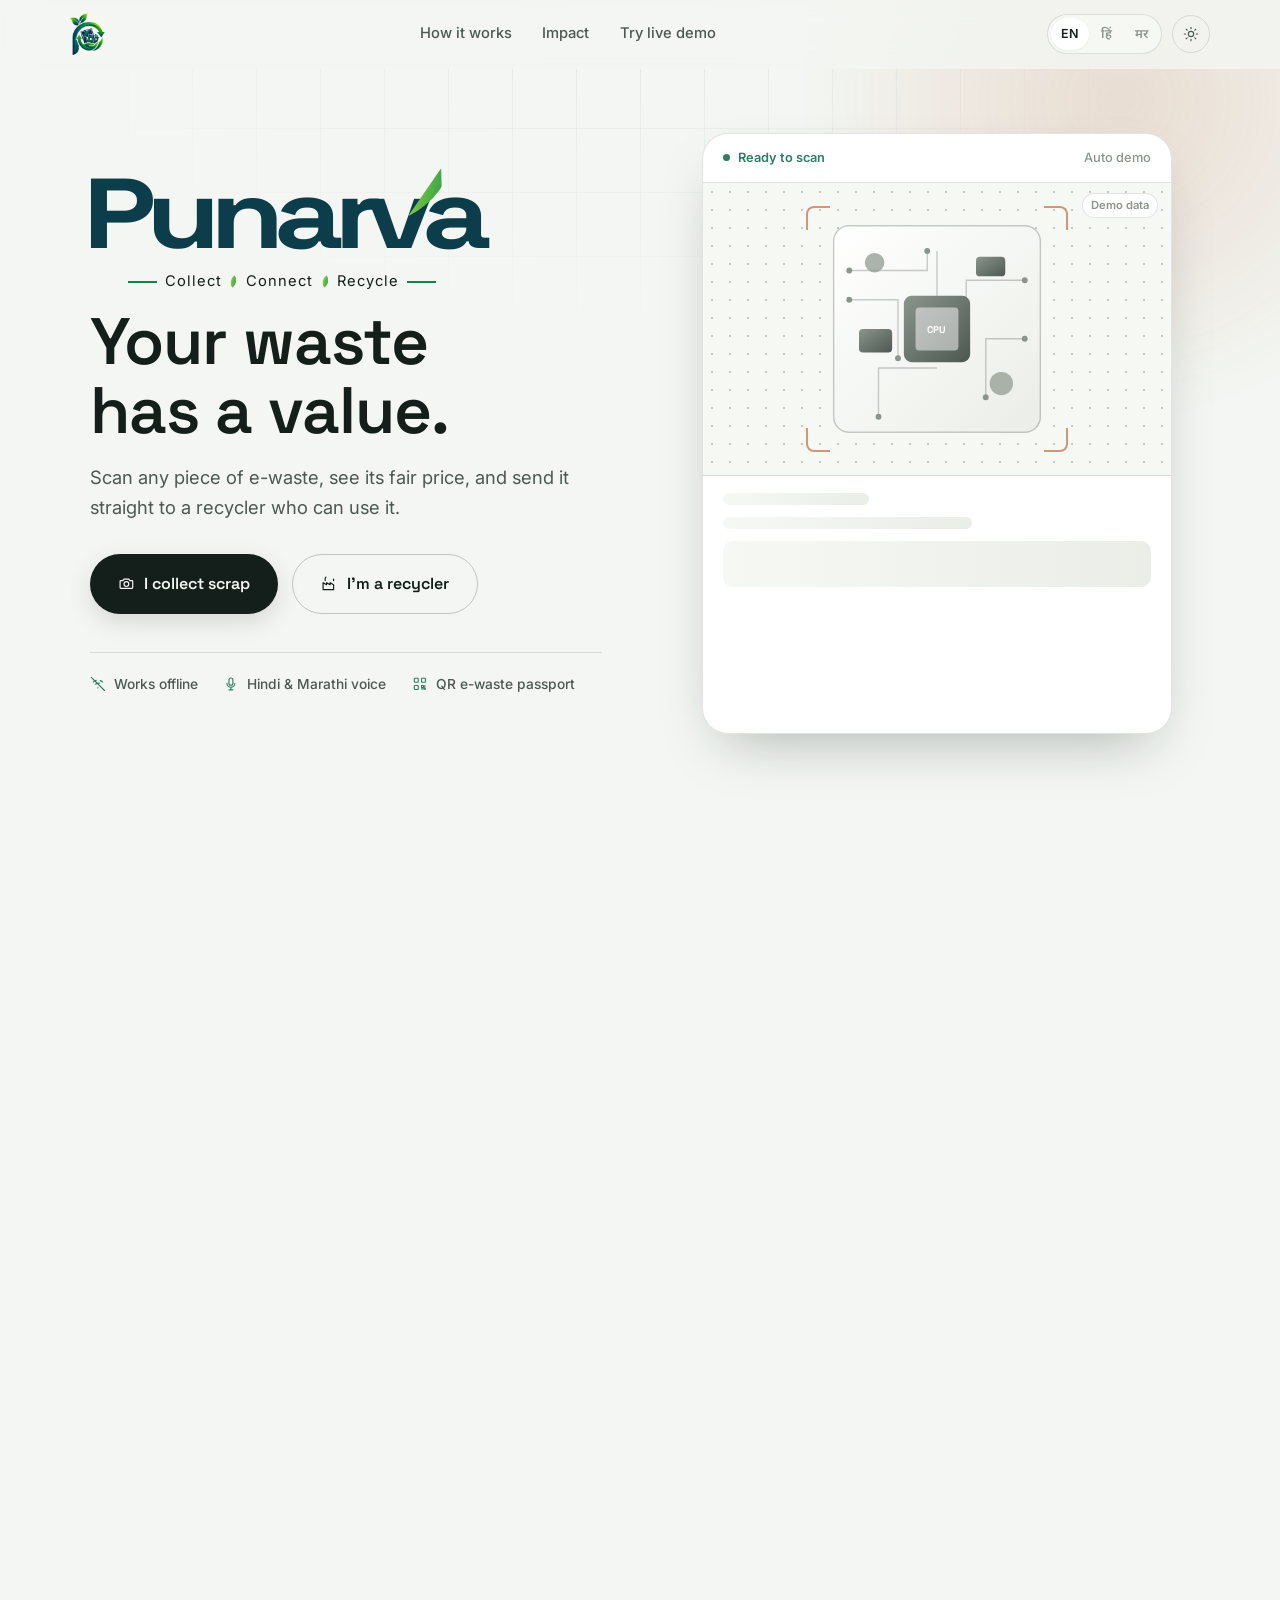
<file: index.html>
<!DOCTYPE html>
<html lang="en" data-theme="light">
<head>
<script>
  (function () {
    try {
      var t = localStorage.getItem("kc-theme");
      if (t === "dark" || t === "light") document.documentElement.setAttribute("data-theme", t);
    } catch (e) {}
    try {
      if (!window.matchMedia("(prefers-reduced-motion: reduce)").matches) {
        var r = document.documentElement;
        r.classList.add("has-loader", "is-loading");
        setTimeout(function () { r.classList.remove("has-loader", "is-loading"); }, 8000); // failsafe
      }
    } catch (e) {}
  })();
</script>
<meta charset="UTF-8" />
<meta name="viewport" content="width=device-width, initial-scale=1.0, viewport-fit=cover" />
<title>PUNARVA — Your waste has a value.</title>
<meta name="description" content="A vernacular, offline-tolerant marketplace that turns informal e-waste collection into a transparent, traceable and fairly-priced recycling journey." />
<link rel="preconnect" href="https://fonts.googleapis.com" />
<link rel="preconnect" href="https://fonts.gstatic.com" crossorigin />
<link href="https://fonts.googleapis.com/css2?family=Space+Grotesk:wght@500;600;700&family=Inter:wght@400;500;600;700&family=Noto+Sans+Devanagari:wght@500;600&display=swap" rel="stylesheet" />
<link rel="icon" href="data:image/svg+xml,%3Csvg xmlns='http://www.w3.org/2000/svg' viewBox='0 0 32 32'%3E%3Crect width='32' height='32' rx='7' fill='%23C1652E'/%3E%3Cpath d='M16 7l6 4v10l-6 4-6-4V11z' fill='none' stroke='white' stroke-width='2'/%3E%3C/svg%3E" />
<link rel="stylesheet" href="css/design-system.css" />

<!-- ============================================================= -->
<!-- STYLES                                                         -->
<!-- ============================================================= -->
<style>
  /* ---------- Tokens ---------- */
  :root{
    --bg:#F3F6F2;
    --bg-2:#EAEEE7;
    --panel:#FFFFFF;
    --panel-2:#F6F8F4;
    --ink:#141F1B;
    --ink-dim:#4C5851;
    --ink-faint:#8B958C;
    --border:rgba(20,31,27,0.12);
    --border-strong:rgba(20,31,27,0.22);
    --copper:#B85A28;
    --copper-ink:#8f4720;
    --verdigris:#2F7D62;
    --steel:#6A7B88;
    --ochre:#A97C1E;
    --shadow:0 1px 2px rgba(20,31,27,0.06), 0 12px 32px -16px rgba(20,31,27,0.18);
    --shadow-lg:0 24px 60px -24px rgba(20,31,27,0.35);
    --radius-s:10px;
    --radius-m:16px;
    --radius-l:26px;
    --font-display:'Space Grotesk', 'Inter', sans-serif;
    --font-body:'Inter', 'Noto Sans Devanagari', sans-serif;
    --ease:cubic-bezier(.22,.68,0,1);
  }
  html[data-theme="dark"]{
    --bg:#101613;
    --bg-2:#161D19;
    --panel:#1A211D;
    --panel-2:#1F2721;
    --ink:#ECF2EE;
    --ink-dim:#A9B6AE;
    --ink-faint:#69766F;
    --border:rgba(236,242,238,0.10);
    --border-strong:rgba(236,242,238,0.18);
    --copper:#E0824A;
    --copper-ink:#f2a06e;
    --verdigris:#57BE97;
    --steel:#9BAAB5;
    --ochre:#D8B04A;
    --shadow:0 1px 2px rgba(0,0,0,0.3), 0 12px 32px -16px rgba(0,0,0,0.5);
    --shadow-lg:0 24px 70px -20px rgba(0,0,0,0.6);
  }

  *{box-sizing:border-box;}
  html{scroll-behavior:smooth; scroll-padding-top:84px;}
  @media (prefers-reduced-motion: reduce){
    html{scroll-behavior:auto;}
    *{animation-duration:0.001ms !important; animation-iteration-count:1 !important; transition-duration:0.001ms !important;}
  }
  body{
    margin:0;
    background:var(--bg);
    color:var(--ink);
    font-family:var(--font-body);
    font-size:16px;
    line-height:1.6;
    -webkit-font-smoothing:antialiased;
    overflow-x:hidden;
    transition:background .35s var(--ease), color .35s var(--ease);
  }
  img,svg{display:block; max-width:100%;}
  a{color:inherit; text-decoration:none;}
  button{font:inherit; color:inherit; background:none; border:none; cursor:pointer;}
  .container{max-width:1180px; margin:0 auto; padding:0 clamp(1.25rem,4vw,2.5rem);}
  :focus-visible{outline:2px solid var(--copper); outline-offset:3px; border-radius:4px;}

  .icon{width:1em; height:1em; stroke:currentColor; fill:none; stroke-width:1.7; stroke-linecap:round; stroke-linejoin:round; flex-shrink:0;}

  .section-label{display:flex; align-items:center; gap:.5rem; margin-bottom:.9rem;}
  .section-label .micro{font-family:var(--font-display); font-size:.78rem; font-weight:600; letter-spacing:.03em; color:var(--copper); text-transform:none;}
  .section-label::before{content:""; width:7px; height:7px; border-radius:50%; background:var(--verdigris); flex-shrink:0;}

  .heading-1{font-family:var(--font-display); font-weight:600; font-size:clamp(1.9rem,3.6vw,2.9rem); line-height:1.12; letter-spacing:-0.01em; margin:0;}
  .text-muted{color:var(--ink-dim);}
  .demo-tag{display:inline-block; font-size:.7rem; font-weight:600; color:var(--ink-faint); border:1px solid var(--border); padding:.15rem .5rem; border-radius:20px; margin-left:.5rem; vertical-align:middle;}

  .section{padding:6.5rem 0;}
  @media (max-width:720px){ .section{padding:4rem 0;} }

  .glass{
    background:var(--panel);
    border:1px solid var(--border);
    box-shadow:var(--shadow);
  }

  /* ---------- Buttons ---------- */
  .btn{
    display:inline-flex; align-items:center; gap:.55rem;
    padding:.85rem 1.5rem;
    border-radius:999px;
    font-weight:600; font-size:.95rem;
    font-family:var(--font-display);
    transition:transform .25s var(--ease), box-shadow .25s var(--ease), background .25s var(--ease), border-color .25s var(--ease);
    white-space:nowrap;
  }
  .btn .icon{width:1.05em; height:1.05em;}
  .btn-primary{background:var(--ink); color:var(--bg);}
  html[data-theme="dark"] .btn-primary{background:var(--copper); color:#1a1006;}
  .btn-primary:hover{transform:translateY(-2px); box-shadow:0 14px 28px -12px rgba(20,31,27,.4);}
  .btn-secondary{background:transparent; color:var(--ink); border:1.5px solid var(--border-strong);}
  .btn-secondary:hover{border-color:var(--copper); color:var(--copper); transform:translateY(-2px);}
  .btn-ghost{color:var(--ink-dim); padding:.85rem 1rem;}
  .btn-ghost:hover{color:var(--ink);}
  .btn-lg{padding:1rem 1.75rem; font-size:1rem;}
  .btn:active{transform:translateY(0) scale(.98);}

  /* ---------- Ambient background (restrained) ---------- */
  .ambient{position:fixed; inset:0; z-index:0; pointer-events:none; overflow:hidden;}
  .ambient-grid{
    position:absolute; inset:0;
    background-image:
      linear-gradient(var(--border) 1px, transparent 1px),
      linear-gradient(90deg, var(--border) 1px, transparent 1px);
    background-size:64px 64px;
    mask-image:radial-gradient(ellipse 70% 55% at 50% 0%, #000 0%, transparent 70%);
    opacity:.5;
  }
  .ambient-glow{
    position:absolute; width:640px; height:640px; border-radius:50%;
    top:-220px; right:-160px;
    background:radial-gradient(circle, color-mix(in srgb, var(--copper) 16%, transparent) 0%, transparent 70%);
    filter:blur(10px);
  }
  .scroll-progress{position:fixed; top:0; left:0; height:3px; width:0%; background:var(--copper); z-index:1000; transition:width .1s linear;}

  /* ---------- Header ---------- */
  .site-header{
    position:sticky; top:0; z-index:100;
    background:color-mix(in srgb, var(--bg) 82%, transparent);
    backdrop-filter:blur(14px); -webkit-backdrop-filter:blur(14px);
    border-bottom:1px solid transparent;
    transition:border-color .3s, background .3s;
  }
  .site-header.scrolled{border-bottom-color:var(--border);}
  .header-inner{display:flex; align-items:center; justify-content:space-between; height:68px; gap:1.5rem;}
  .logo{display:flex; align-items:center; font-family:var(--font-display); font-weight:600; font-size:1.02rem; color:var(--ink); flex-shrink:0;}
  .nav-links{display:flex; align-items:center; gap:1.9rem;}
  .nav-links a{font-size:.92rem; font-weight:500; color:var(--ink-dim); position:relative; padding:.3rem 0;}
  .nav-links a:hover{color:var(--ink);}
  .nav-links a::after{content:""; position:absolute; left:0; right:0; bottom:-2px; height:2px; background:var(--copper); transform:scaleX(0); transform-origin:left; transition:transform .25s var(--ease);}
  .nav-links a:hover::after{transform:scaleX(1);}
  .nav-links a.nav-demo, .mobile-nav a.nav-demo{padding-right:1.1em;}
  .nav-links a.nav-demo::before{content:"\2192"; position:absolute; right:0; top:50%; transform:translate(-4px,-50%); opacity:0; transition:transform .25s var(--ease), opacity .25s var(--ease);}
  .nav-links a.nav-demo:hover{padding-right:1.4em;}
  .nav-links a.nav-demo:hover::before{opacity:1; transform:translate(0,-50%);}
  .header-actions{display:flex; align-items:center; gap:.6rem;}

  .lang-toggle{display:flex; background:var(--panel-2); border:1px solid var(--border); border-radius:999px; padding:3px; gap:2px;}
  .lang-btn{padding:.35rem .65rem; border-radius:999px; font-size:.78rem; font-weight:600; color:var(--ink-faint); transition:background .2s, color .2s;}
  .lang-btn.active{background:var(--panel); color:var(--ink); box-shadow:var(--shadow);}
  .hero-lang{display:none;}

  .theme-toggle{width:38px; height:38px; border-radius:50%; display:flex; align-items:center; justify-content:center; border:1px solid var(--border); color:var(--ink-dim); transition:border-color .2s, color .2s;}
  .theme-toggle:hover{border-color:var(--copper); color:var(--copper);}
  .theme-icon{display:none;}
  html[data-theme="light"] .theme-icon-sun{display:flex;}
  html[data-theme="dark"] .theme-icon-moon{display:flex;}

  .nav-toggle{display:none; width:38px; height:38px; align-items:center; justify-content:center; border:1px solid var(--border); border-radius:10px; color:var(--ink);}
  .mobile-nav{display:none;}

  @media (max-width:880px){
    .nav-links{display:none;}
    .nav-toggle{display:flex;}
    .header-actions .lang-toggle{display:none;}
    .hero-lang{display:flex; margin-top:1.5rem;}
    .mobile-nav{
      position:fixed; inset:72px 0 auto 0; z-index:90;
      background:var(--bg); border-bottom:1px solid var(--border);
      padding:1.25rem clamp(1.25rem,4vw,2.5rem) 1.75rem;
      display:flex; flex-direction:column; gap:1.1rem;
      transform:translateY(-8px); opacity:0; pointer-events:none;
      transition:transform .25s var(--ease), opacity .25s var(--ease);
    }
    .mobile-nav.open{transform:translateY(0); opacity:1; pointer-events:auto;}
    .mobile-nav a{font-size:1.02rem; font-weight:500; color:var(--ink);}
    .mobile-nav .lang-toggle{align-self:flex-start;}
  }

  main{position:relative; z-index:1;}

  /* ---------- Hero ---------- */
  #hero{padding:4rem 0 5.5rem;}
  .hero-x{display:grid; grid-template-columns:minmax(0,1.05fr) minmax(0,1fr); gap:4rem; align-items:center;}
  @media (max-width:960px){ .hero-x{grid-template-columns:minmax(0,1fr); gap:3rem;} #hero{padding:2.5rem 0 4rem;} }

  .badge-pill{display:inline-flex; align-items:center; gap:.5rem; background:var(--panel); border:1px solid var(--border); padding:.4rem .85rem .4rem .55rem; border-radius:999px; font-size:.78rem; font-weight:600; color:var(--ink-dim); max-width:100%;}
  .badge-pill .dot{width:7px; height:7px; border-radius:50%; background:var(--verdigris); flex-shrink:0;}

  .hero-copy h1{
    font-family:var(--font-display); font-weight:600;
    font-size:clamp(2.5rem,5.2vw,4.1rem); line-height:1.06; letter-spacing:-0.015em;
    margin:.45rem 0 1.1rem; color:var(--ink); text-wrap:balance;
  }
  .hero-branding{
    width:min(100%, 24rem); margin:0 auto .8rem 0; color:#0b3d4a;
    text-align:center;
  }
  .hero-wordmark{
    display:block; width:100%; text-align:center; white-space:nowrap;
    font-family:var(--font-display); font-size:clamp(4rem,9vw,6.2rem);
    font-weight:700; letter-spacing:-.085em; line-height:.85;
    transform:scaleX(1.22); transform-origin:center center;
  }
  .hero-wordmark-v{position:relative; display:inline-block; margin-left:-.04em;}
  .hero-wordmark-v::after{
    content:""; position:absolute; width:.5em; height:.25em; left:.23em; top:.08em;
    border-radius:100% 0 100% 0; background:linear-gradient(135deg,#b8e637,#0b8d4c);
    transform:rotate(-34deg); clip-path:polygon(0 100%,100% 0,68% 100%);
  }
  .hero-tagline{width:80%; display:flex; align-items:center; justify-content:space-between; gap:.35rem; margin:.85rem auto 0; color:var(--ink); font-family:var(--font-body); font-size:clamp(.72rem,1.5vw,.92rem); letter-spacing:.07em; white-space:nowrap;}
  .hero-tagline-line{width:1.8rem; height:2px; flex:0 0 auto; background:#16834f;}
  .hero-tagline-leaf{width:.62em; height:.62em; flex:0 0 auto; border-radius:100% 0 100% 0; background:linear-gradient(135deg,#b8e637,#0b8d4c); transform:rotate(-34deg);}
  html[data-theme="dark"] .hero-branding{color:#d8eee7;}
  @media (max-width:960px){.hero-branding{margin-left:0; margin-right:auto;}}
  @media (max-width:520px){.hero-branding{width:100%;}.hero-wordmark{transform:scaleX(1.08);}.hero-tagline{width:90%; gap:.5rem; letter-spacing:.06em;}.hero-tagline-line{width:1.8rem;}}
  .hero-x-sub{font-size:1.15rem; color:var(--ink-dim); max-width:30rem; margin:0 0 2rem;}
  .hero-x-ctas{display:flex; gap:.9rem; flex-wrap:wrap;}
  .hero-facts{list-style:none; display:flex; flex-wrap:wrap; gap:.7rem 1.6rem; margin:2.4rem 0 0; padding:1.25rem 0 0; border-top:1px solid var(--border); max-width:32rem;}
  .hero-facts li{display:flex; align-items:center; gap:.5rem; font-size:.86rem; font-weight:500; color:var(--ink-dim);}
  .hero-facts .icon{width:1.15em; height:1.15em; color:var(--verdigris);}

  /* One orchestrated entrance on load */
  @keyframes rise{from{opacity:0; transform:translateY(16px);} to{opacity:1; transform:none;}}
  .hero-copy > *{animation:rise .8s var(--ease) both;}
  .hero-copy > *:nth-child(1){animation-delay:.05s;}
  .hero-copy > *:nth-child(2){animation-delay:.14s;}
  .hero-copy > *:nth-child(3){animation-delay:.23s;}
  .hero-copy > *:nth-child(4){animation-delay:.32s;}
  .hero-copy > *:nth-child(5){animation-delay:.41s;}
  .hero-copy > *:nth-child(6){animation-delay:.5s;}
  .scan-card{animation:rise .9s var(--ease) .3s both;}

  /* Scanner card */
  .scan-card{width:100%; max-width:470px; margin:0 auto; border-radius:var(--radius-l); overflow:hidden; background:var(--panel); border:1px solid var(--border); box-shadow:var(--shadow-lg);}
  .scan-head{display:flex; align-items:center; justify-content:space-between; gap:1rem; padding:.85rem 1.25rem; border-bottom:1px solid var(--border); font-size:.8rem; font-weight:600;}
  .scan-status{display:flex; align-items:center; gap:.5rem;}
  .scan-status .dot{width:7px; height:7px; border-radius:50%; background:var(--verdigris); animation:pulseDot 1.6s ease-in-out infinite;}
  .scanner-stage.scanned .scan-status .dot{animation:none;}
  @keyframes pulseDot{0%,100%{opacity:1;} 50%{opacity:.35;}}
  #scanStatusText{color:var(--verdigris);}
  #scanHint{color:var(--ink-faint); font-weight:500; text-align:right;}

  /* scan view: 16/10 so the part-label geometry is predictable */
  .scan-view{position:relative; aspect-ratio:16/10; container-type:inline-size; display:flex; align-items:center; justify-content:center; background-color:var(--panel-2); background-image:radial-gradient(var(--border-strong) 1px, transparent 1px); background-size:18px 18px;}
  .scan-frame{position:absolute; inset:8% 22%; pointer-events:none;}
  .scan-frame span{position:absolute; width:24px; height:24px; border:2px solid var(--copper); opacity:.6; transition:opacity .4s var(--ease), border-color .4s var(--ease);}
  .scan-frame span:nth-child(1){top:0; left:0; border-right:none; border-bottom:none; border-top-left-radius:8px;}
  .scan-frame span:nth-child(2){top:0; right:0; border-left:none; border-bottom:none; border-top-right-radius:8px;}
  .scan-frame span:nth-child(3){bottom:0; left:0; border-right:none; border-top:none; border-bottom-left-radius:8px;}
  .scan-frame span:nth-child(4){bottom:0; right:0; border-left:none; border-top:none; border-bottom-right-radius:8px;}
  .scanner-stage.scanned .scan-frame span{border-color:var(--verdigris); opacity:.85;}
  .scan-demo{position:absolute; top:.65rem; right:.8rem; z-index:4; margin:0; background:var(--panel);}

  /* the line now sits above the drawing so the sweep is actually visible, with a soft trail behind it */
  .scan-line{position:absolute; z-index:3; left:22%; right:22%; height:2px; top:8%; background:linear-gradient(90deg, transparent, var(--verdigris), transparent); opacity:0; box-shadow:0 0 14px 1px var(--verdigris); pointer-events:none;}
  .scan-line::before{content:""; position:absolute; left:0; right:0; bottom:100%; height:58px; background:radial-gradient(ellipse at 50% 100%, color-mix(in srgb, var(--verdigris) 24%, transparent), transparent 70%);}
  .scanner-stage.scanning .scan-line{animation:scanMove var(--scan-dur,2s) linear both;}
  @keyframes scanMove{0%{top:8%; opacity:0;} 5%{opacity:1;} 95%{opacity:1;} 100%{top:90%; opacity:0;}}

  .pcb-object{width:50%; aspect-ratio:1/1; cursor:pointer; transition:transform .3s var(--ease); position:relative; z-index:2;}
  .pcb-object:hover{transform:scale(1.03);}
  .pcb-object:active{transform:scale(.98);}
  .pcb-svg{width:100%; height:100%; overflow:visible; transition:opacity .28s var(--ease), transform .28s var(--ease), filter .28s var(--ease);}
  .pcb-object.is-swapping .pcb-svg{opacity:0; transform:scale(.93); filter:blur(4px);}
  .board-stop-1{stop-color:var(--panel);} .board-stop-2{stop-color:var(--bg-2);}
  .pcb-board{stroke:var(--border-strong);}
  .pcb-traces{stroke:var(--border-strong); transition:stroke .5s;}
  .scanner-stage.scanned .pcb-traces{stroke:var(--verdigris);}
  .pcb-pads circle{fill:var(--ink-faint); transition:fill .5s;}
  .scanner-stage.scanned .pcb-pads circle{fill:var(--copper);}
  .chip-stop-1{stop-color:var(--ink-faint);} .chip-stop-2{stop-color:var(--ink-dim);}
  .scanner-stage.scanned .pcb-chip{filter:drop-shadow(0 0 6px color-mix(in srgb, var(--copper) 50%, transparent));}
  .pcb-chip-inner{fill:var(--panel); opacity:.5;}
  .pcb-cap{fill:var(--ink-faint); opacity:.7;}
  .pcb-cpu{fill:var(--panel);}
  /* shared drawing parts for phone / battery / charger */
  .pcb-svg .d-panel{fill:var(--panel); stroke:var(--border-strong); stroke-width:1.2; opacity:.92;}
  .pcb-svg .d-lens{fill:var(--bg-2); stroke:var(--ink-faint); stroke-width:1.4;}
  .pcb-svg .d-lens-in{fill:var(--ink-faint);}
  .pcb-svg .d-cell{fill:var(--panel); stroke:var(--ink-faint); stroke-width:1.4;}
  .pcb-svg .d-cell-cap{fill:none; stroke:var(--border-strong); stroke-width:1.4;}
  .pcb-svg .d-steel{fill:var(--steel); opacity:.85;}
  .pcb-svg .d-cu{fill:none; stroke:var(--ink-faint); transition:stroke .5s;}
  .pcb-svg .d-cu-fill{fill:var(--ink-faint); transition:fill .5s;}
  .scanner-stage.scanned .pcb-svg .d-cu{stroke:var(--copper);}
  .scanner-stage.scanned .pcb-svg .d-cu-fill{fill:var(--copper);}
  .pcb-svg .d-frame{fill:none; stroke:var(--border-strong); stroke-width:2;}
  .pcb-svg .d-cable{fill:none; stroke:var(--ink-dim); stroke-width:10; stroke-linecap:round;}
  /* a part glows in its own material colour while its label is visible */
  .pcb-svg .is-hl{filter:drop-shadow(0 0 4px color-mix(in srgb, var(--hl) 75%, transparent)); transition:filter .4s var(--ease);}

  .pcb-svg .pcb-pads circle{transform-box:fill-box; transform-origin:center; transition:fill .5s, transform .3s var(--ease);}
  .pcb-svg .pcb-pads .is-hl{transform:scale(2.2);}
  .pcb-svg .pcb-traces path{transition:stroke .4s var(--ease), stroke-width .4s var(--ease);}
  .pcb-svg .pcb-traces .is-hl{stroke:var(--hl); stroke-width:2.4;}

  /* part labels: [tag] ---- o  (the dot sits on the part; the line stretches to the tag) */
  .part-layer{position:absolute; inset:0; z-index:3; pointer-events:none;}
  .part{position:absolute; top:calc(var(--y, 50) * 1%); display:flex; align-items:center; transform:translateY(-50%); --c:var(--ochre);}
  .part[data-kind="copper"]{--c:var(--copper);}
  .part[data-kind="metal"]{--c:var(--steel);}
  .part[data-kind="components"]{--c:var(--ochre);}
  .part.l{left:0; width:calc(var(--x, 50) * 1%); padding-left:8px;}
  .part.r{right:0; width:calc((100 - var(--x, 50)) * 1%); padding-right:8px; flex-direction:row-reverse;}
  .part-tag{flex:none; display:inline-flex; align-items:center; gap:.35rem; max-width:112px; font-size:.68rem; font-size:clamp(.62rem, 2.5cqi, .7rem); font-weight:600; line-height:1.2; color:var(--ink); background:color-mix(in srgb, var(--c) 10%, var(--panel)); border:1px solid color-mix(in srgb, var(--c) 45%, var(--border)); border-radius:9px; padding:.24rem .5rem; box-shadow:var(--shadow); opacity:0; transform:translateY(4px); transition:opacity .35s var(--ease), transform .35s var(--ease);}
  .part-tag i{flex:none; width:6px; height:6px; border-radius:50%; background:var(--c);}
  .part-line{flex:1 1 auto; min-width:10px; height:1px; background:var(--c); opacity:.8; transform:scaleX(0); transition:transform .3s var(--ease);}
  .part.l .part-line{transform-origin:right center;}
  .part.r .part-line{transform-origin:left center;}
  .part-dot{flex:none; width:7px; height:7px; border-radius:50%; background:var(--c); box-shadow:0 0 0 3px color-mix(in srgb, var(--c) 24%, transparent); transform:scale(0); transition:transform .3s var(--ease);}
  .part.l .part-dot{margin-right:-3.5px;}
  .part.r .part-dot{margin-left:-3.5px;}
  .part.show .part-tag{opacity:1; transform:none; transition:opacity .55s var(--ease) .12s, transform .55s var(--ease) .12s;}
  .part.show .part-line{transform:scaleX(1); transition:transform .5s var(--ease) .05s;}
  .part.show .part-dot{transform:scale(1);}

  /* item chips */
  .scan-chips{display:flex; flex-wrap:wrap; gap:.4rem; min-height:3.1rem; padding:.6rem 1.25rem; border-top:1px solid var(--border); background:var(--panel);}
  .scan-chip{position:relative; overflow:hidden; flex:1 1 auto; display:inline-flex; align-items:center; justify-content:center; min-height:34px; padding:.35rem .8rem; border-radius:999px; font-size:.78rem; font-weight:600; line-height:1.2; color:var(--ink-dim); background:var(--panel-2); border:1px solid var(--border); transition:color .25s var(--ease), border-color .25s var(--ease), background .25s var(--ease), transform .2s var(--ease);}
  .scan-chip:hover{color:var(--ink); border-color:var(--border-strong);}
  .scan-chip:active{transform:scale(.97);}
  .scan-chip[aria-pressed="true"]{color:var(--copper-ink); border-color:color-mix(in srgb, var(--copper) 50%, var(--border)); background:color-mix(in srgb, var(--copper) 9%, var(--panel));}
  /* the thin line under the active chip is the countdown to the next automatic item */
  .chip-fill{position:absolute; left:0; right:0; bottom:0; height:2px; background:var(--copper); transform:scaleX(0); transform-origin:left center; pointer-events:none;}
  .scan-chip.is-timing .chip-fill{animation:chipFill var(--hold,3.6s) linear forwards;}
  @keyframes chipFill{to{transform:scaleX(1);}}
  .scanner-stage.is-paused .chip-fill{animation-play-state:paused;}

  /* result panel: every item's result sits in the same grid cell, so the panel is always as tall as the tallest one */
  .scan-result{position:relative; padding:1.05rem 1.25rem 1.15rem; border-top:1px solid var(--border);}
  .sr-skel{position:absolute; inset:1.05rem 1.25rem; display:flex; flex-direction:column; gap:.75rem; transition:opacity .3s;}
  .sr-skel i{display:block; height:12px; border-radius:6px; background:linear-gradient(90deg, var(--panel-2) 0%, var(--bg-2) 50%, var(--panel-2) 100%); background-size:200% 100%; animation:shimmer 1.6s linear infinite;}
  @keyframes shimmer{from{background-position:200% 0;} to{background-position:-200% 0;}}
  .scanner-stage.scanned .sr-skel{opacity:0;}
  .sr-stack{display:grid;}
  .sr-body{grid-area:1/1; min-width:0; opacity:0; visibility:hidden; transform:translateY(8px); transition:opacity .25s var(--ease), transform .25s var(--ease), visibility 0s linear .25s;}
  .scanner-stage.scanned .sr-body.is-active{opacity:1; visibility:visible; transform:none; transition:opacity .5s var(--ease) .15s, transform .5s var(--ease) .15s, visibility 0s;}
  .sr-top{display:flex; align-items:flex-start; justify-content:space-between; gap:1rem;}
  .sr-name{min-width:0;}
  .sr-top .micro{font-size:.72rem; font-weight:600; color:var(--verdigris);}
  .r-material{font-family:var(--font-display); font-weight:600; font-size:1.2rem; line-height:1.2;}
  .r-pricecol{flex:none; width:9.75rem; text-align:right;}
  .r-price{font-family:var(--font-display); font-weight:700; font-size:1.4rem; color:var(--copper); white-space:nowrap; line-height:1.2; font-variant-numeric:tabular-nums;}
  .r-price small{font-size:.82rem; color:var(--ink-dim); font-weight:500;}
  .r-fair{position:relative; height:4px; margin:.6rem 0 .4rem; border-radius:2px; background:var(--border);}
  .rf-band{position:absolute; top:0; bottom:0; left:calc(var(--b0, 30) * 1%); width:calc((var(--b1, 70) - var(--b0, 30)) * 1%); border-radius:2px; background:color-mix(in srgb, var(--copper) 42%, transparent); opacity:0; transition:opacity .5s var(--ease) .1s;}
  .scanner-stage.scanned .sr-body.is-active .rf-band{opacity:1;}
  .rf-mark{position:absolute; top:50%; left:calc(var(--mk, 0) * 1%); width:10px; height:10px; margin:-5px 0 0 -5px; border-radius:50%; background:var(--panel); border:2px solid var(--copper); box-shadow:0 0 0 3px color-mix(in srgb, var(--copper) 16%, transparent);}
  .r-fair-label{font-size:.68rem; font-weight:500; line-height:1.3; color:var(--ink-dim);}
  .r-tags{display:flex; flex-wrap:wrap; gap:.4rem; margin:.7rem 0 .85rem;}
  .tag{display:inline-flex; align-items:center; gap:.3rem; font-size:.72rem; font-weight:600; color:var(--ink-dim); background:var(--panel-2); border:1px solid var(--border); padding:.25rem .55rem; border-radius:999px;}
  .tag .icon{width:.85em; height:.85em; color:var(--verdigris); stroke-width:2.4;}
  .tag.warn .icon{color:var(--ochre);}
  .r-metrics{display:grid; grid-template-columns:minmax(0,1.25fr) minmax(0,1fr) minmax(0,.85fr); gap:0; margin:0; border:1px solid var(--border); border-radius:var(--radius-s); background:var(--panel-2);}
  .r-metrics > div{padding:.65rem .8rem;}
  .r-metrics > div + div{border-left:1px solid var(--border);}
  .r-metrics dt{font-size:.7rem; font-weight:600; color:var(--ink-faint); margin:0 0 .15rem;}
  .r-metrics dd{margin:0; font-family:var(--font-display); font-weight:600; font-size:1.05rem; line-height:1.3; color:var(--ink); font-variant-numeric:tabular-nums; overflow-wrap:break-word;}
  .r-metrics dd.accent{color:var(--copper);}
  .r-bar{height:3px; border-radius:2px; background:var(--border); margin-top:.35rem; overflow:hidden;}
  .r-bar i{display:block; height:100%; width:0; background:var(--copper); border-radius:2px;}
  .r-recyclers{display:flex; align-items:center; gap:.45rem; font-size:.84rem; color:var(--ink-dim); margin-top:.8rem;}
  .r-recyclers .icon{color:var(--verdigris); width:1.1em; height:1.1em;}
  .r-recyclers strong{color:var(--ink); font-family:var(--font-display); font-variant-numeric:tabular-nums;}
  @media (max-width:520px){
    .part-layer{display:none;}
    .scan-demo{top:.4rem; right:.45rem; font-size:.62rem; padding:.08rem .4rem;}
    .scan-chips{padding:.65rem 1rem; gap:.35rem;}
    .scan-chip{padding:.3rem .55rem; font-size:.74rem;}
    .r-metrics{grid-template-columns:repeat(3,minmax(0,1fr));}
    .r-metrics dd{font-size:.95rem;}
    .r-metrics > div{padding:.6rem .6rem;}
    .r-price{font-size:1.2rem;}
    .r-pricecol{width:8.75rem;}
  }
  @media (prefers-reduced-motion: reduce){
    .part-layer{display:none;}
    .scan-line{display:none;}
    .sr-body, .scanner-stage.scanned .sr-body.is-active{transition:none;}
  }
  .hero-lang{width:fit-content;}

  /* ---------- How it works ---------- */
  .journey-grid{display:grid; grid-template-columns:.9fr 1.1fr; gap:3.5rem;}
  @media (max-width:880px){ .journey-grid{grid-template-columns:1fr;} }
  .journey-visual{position:sticky; top:100px; align-self:start;}
  @media (max-width:880px){ .journey-visual{position:relative; top:0; margin-bottom:1rem;} }
  .journey-stage{aspect-ratio:1/1; max-width:340px; margin:0 auto; border-radius:var(--radius-l); position:relative; overflow:hidden; display:flex; align-items:center; justify-content:center;}
  .journey-scene{position:absolute; inset:0; display:flex; align-items:center; justify-content:center; opacity:0; transform:translateY(14px) scale(.86) rotate(-5deg); transition:opacity .55s var(--ease), transform .55s var(--ease); will-change:opacity, transform;}
  .journey-scene.active{opacity:1; transform:translateY(0) scale(1) rotate(0deg);}
  .journey-scene .icon{width:34%; height:34%; color:var(--copper); stroke-width:1.4;}
  .journey-scene.active .icon{animation:journeyPop .6s var(--ease);}
  @keyframes journeyPop{0%{transform:scale(.82);}55%{transform:scale(1.08);}100%{transform:scale(1);}}
  @media (prefers-reduced-motion: reduce){
    .journey-scene{transition:opacity .001ms; transform:none;}
    .journey-scene.active .icon{animation:none;}
  }
  .journey-dots{position:absolute; bottom:1.1rem; left:0; right:0; display:flex; justify-content:center; gap:.4rem;}
  .journey-dots span{width:6px; height:6px; border-radius:50%; background:var(--border-strong); transition:background .3s, transform .3s;}
  .journey-dots span.active{background:var(--copper); transform:scale(1.3);}

  .j-step{display:flex; gap:1.1rem; padding:1.35rem 0; border-top:1px solid var(--border); cursor:pointer; opacity:.55; transition:opacity .3s;}
  .j-step:last-child{border-bottom:1px solid var(--border);}
  .j-step.active,.j-step:hover{opacity:1;}
  .j-num{font-family:var(--font-display); font-weight:600; font-size:.82rem; color:var(--ink-faint); min-width:2.6rem; padding-top:.15rem;}
  .j-step.active .j-num{color:var(--copper);}
  .j-step h3{margin:0 0 .3rem; font-family:var(--font-display); font-size:1.12rem; font-weight:600;}
  .j-step p{margin:0; color:var(--ink-dim); font-size:.94rem; max-width:26rem;}

  /* ---------- Network ---------- */
  .net-subtitle{display:flex; flex-wrap:wrap; align-items:center; gap:0;}
  .network-grid{display:grid; grid-template-columns:minmax(0,1.08fr) minmax(0,.92fr); gap:1.5rem; margin-top:2.5rem; align-items:stretch;}
  @media (max-width:900px){ .network-grid{grid-template-columns:minmax(0,1fr);} }
  .net-side{min-width:0;}

  .map-card{border-radius:var(--radius-l); padding:1.25rem; display:flex; align-items:center; justify-content:center; position:relative; overflow:hidden;
    background-image:radial-gradient(var(--border) 1px, transparent 1px); background-size:22px 22px; background-color:var(--panel);}
  .map-svg{width:100%; max-width:560px; height:auto; max-height:660px; overflow:visible;}
  .map-outline{fill:var(--bg-2); stroke:var(--ink-dim); stroke-width:1.5; stroke-linejoin:round;}
  .map-states{fill:none; stroke:var(--ink-faint); stroke-width:.75; stroke-dasharray:1.6 2.4; stroke-linecap:round; opacity:.8;}
  .map-islands{fill:var(--bg-2); stroke:var(--ink-dim); stroke-width:.9; stroke-linejoin:round;}
  .map-laks circle{fill:var(--ink-dim);}

  .map-link{fill:none; stroke:var(--copper); stroke-opacity:.28; stroke-width:1.1; stroke-dasharray:2 3.5; transition:stroke-opacity .3s;}
  .map-link.active{stroke-opacity:.9; stroke-dasharray:none; stroke-width:1.5;}
  .map-packet{fill:var(--verdigris);}

  .map-node{cursor:pointer; outline:none;}
  .map-node .halo{fill:var(--copper); opacity:.14; transition:opacity .3s;}
  .map-node .core{fill:var(--copper); stroke:var(--panel); stroke-width:1.8;}
  .map-node .pulse{fill:none; stroke:var(--copper); stroke-width:1.5; opacity:0; transform-box:fill-box; transform-origin:center;}
  .map-node.active .pulse{animation:mapPulse 2.2s ease-out infinite;}
  .map-node.active .halo{opacity:.28;}
  .map-node text{font-family:var(--font-display); font-size:12.5px; font-weight:600; fill:var(--ink-dim); paint-order:stroke; stroke:var(--bg-2); stroke-width:3.2px; stroke-linejoin:round; transition:fill .25s;}
  .map-node.active text{fill:var(--ink);}
  .map-node:focus-visible .core{stroke:var(--ink); stroke-width:2;}
  @keyframes mapPulse{0%{opacity:.6; transform:scale(.5);} 100%{opacity:0; transform:scale(3);}}

  .net-side{display:flex; flex-direction:column; gap:1.5rem;}
  .net-stats{display:grid; grid-template-columns:repeat(3,1fr); border-radius:var(--radius-l);}
  .net-stat{padding:1.4rem 1.25rem;}
  .net-stat + .net-stat{border-left:1px solid var(--border);}
  .net-stat .num{font-family:var(--font-display); font-weight:700; font-size:clamp(1.7rem,3vw,2.3rem); line-height:1.1; color:var(--ink); font-variant-numeric:tabular-nums; letter-spacing:-.01em;}
  .net-stat .lbl{font-size:.78rem; font-weight:600; color:var(--ink-dim); margin-top:.35rem; line-height:1.3;}
  @media (max-width:520px){ .net-stat{padding:1.1rem .8rem;} .net-stat .lbl{font-size:.72rem;} }

  .hub-card{border-radius:var(--radius-l); padding:.75rem 1rem 1rem; flex:1; overflow-x:auto;}
  .hub-table{width:100%; border-collapse:collapse; font-size:.92rem; min-width:360px;}
  .hub-table th,.hub-table td{padding:.72rem .7rem; text-align:right; border-bottom:1px solid var(--border);}
  .hub-table thead th{font-size:.72rem; font-weight:600; color:var(--ink-faint); line-height:1.25; vertical-align:bottom;}
  .hub-table th:first-child,.hub-table td:first-child{text-align:left;}
  .hub-table tbody tr:last-child th,.hub-table tbody tr:last-child td{border-bottom:none;}
  .hub-table tbody th{font-family:var(--font-display); font-weight:600; color:var(--ink); white-space:nowrap;}
  .hub-table td{font-variant-numeric:tabular-nums; color:var(--ink-dim);}
  .hub-table tbody tr{cursor:pointer; transition:background .25s; outline:none;}
  .hub-table tbody tr.active{background:color-mix(in srgb, var(--copper) 9%, transparent);}
  .hub-table tbody tr.active td{color:var(--ink);}
  .hub-table tbody tr:focus-visible{box-shadow:inset 0 0 0 2px var(--copper);}
  .hub-dot{display:inline-block; width:7px; height:7px; border-radius:50%; background:var(--border-strong); margin-right:.65rem; transition:background .25s;}
  .hub-table tr.active .hub-dot{background:var(--copper);}

  /* ---------- Material recovery ---------- */
  .recovery{display:grid; grid-template-columns:minmax(0,1.05fr) minmax(0,1fr); gap:3.5rem; align-items:center; margin-top:3rem;}
  @media (max-width:900px){ .recovery{grid-template-columns:minmax(0,1fr); gap:2rem;} }
  .recovery-visual{position:relative; border-radius:var(--radius-l); padding:1.25rem 1.5rem 1rem; overflow:hidden;
    background-color:var(--panel); background-image:radial-gradient(var(--border) 1px, transparent 1px); background-size:22px 22px;}
  .tphase{display:flex; align-items:center; gap:.5rem; font-size:.82rem; font-weight:600; color:var(--ink-dim);}
  .tphase .dot{width:7px; height:7px; border-radius:50%; background:var(--copper);}
  .stack-svg{display:block; width:100%; max-width:440px; height:auto; margin:0 auto; overflow:visible; --g:84;}
  .lay{transform:translateY(calc(var(--g) * var(--k) * 1px)); transition:opacity .3s;}
  .lay-side{fill:color-mix(in srgb, var(--c) 42%, var(--panel-2));}
  .lay-face{fill:color-mix(in srgb, var(--c) 13%, var(--panel)); stroke:color-mix(in srgb, var(--c) 55%, var(--panel)); stroke-width:1.2; stroke-linejoin:round;}
  .lay .fx{fill:var(--c);}
  .lay .fx-soft{fill:var(--c); opacity:.55;}
  .lay .fx-in{fill:var(--panel); opacity:.6;}
  .lay .fx-line{fill:none; stroke:var(--c); stroke-width:3; stroke-linecap:round; stroke-linejoin:round;}
  .lay .fx-weave{stroke:var(--c); stroke-width:1.1; opacity:.28;}
  .lay .fx-via{fill:var(--panel); stroke:var(--c); stroke-width:1.4;}
  .stack-svg.has-hl .lay{opacity:.25;}
  .stack-svg.has-hl .lay.is-hl{opacity:1;}
  .stack-guides{fill:none; stroke:var(--border-strong); stroke-width:1; stroke-dasharray:3 4;}

  .mat-list{list-style:none; margin:0; padding:0;}
  .mat-row{display:grid; grid-template-columns:auto 1fr; gap:1rem; padding:1.15rem 1rem; border-top:1px solid var(--border); transition:background .25s; outline:none;}
  .mat-row:last-child{border-bottom:1px solid var(--border);}
  .mat-row .sw{width:14px; height:14px; border-radius:4px; background:var(--c); margin-top:.38rem;}
  .mat-row h3{margin:0 0 .2rem; font-family:var(--font-display); font-size:1.12rem; font-weight:600;}
  .mat-row p{margin:0; color:var(--ink-dim); font-size:.94rem; max-width:26rem;}
  .mat-row.active{background:color-mix(in srgb, var(--c) 8%, transparent);}
  .mat-row:focus-visible{box-shadow:inset 0 0 0 2px var(--copper);}
  .recovery-end{font-family:var(--font-display); font-weight:600; font-size:clamp(1.3rem,2.6vw,1.75rem); line-height:1.2; margin:1.75rem 0 0; padding-left:1rem;}
  @media (max-width:520px){
    .hub-card{padding:.4rem .6rem .75rem;}
    .hub-table{min-width:0; font-size:.86rem;}
    .hub-table th,.hub-table td{padding:.65rem .35rem;}
    .hub-table thead th{font-size:.66rem;}
    .hub-dot{margin-right:.4rem;}
  }

  /* ---------- Duo grid (collector / recycler) ---------- */
  .duo-grid{display:grid; grid-template-columns:1fr 1fr; gap:3.5rem; align-items:center;}
  @media (max-width:880px){ .duo-grid{grid-template-columns:1fr; gap:2.5rem;} .duo-grid > div:first-child{order:2;} .duo-grid > div:last-child{order:1;} }
  #recycler .duo-grid > div:first-child{order:1;} #recycler .duo-grid > div:last-child{order:2;}
  @media (max-width:880px){ #recycler .duo-grid > div:first-child{order:1;} #recycler .duo-grid > div:last-child{order:2;} }

  .feature-pills{display:flex; flex-wrap:wrap; gap:.55rem; margin-top:1.4rem;}
  .feature-pill{display:inline-flex; align-items:center; gap:.4rem; font-size:.82rem; font-weight:600; padding:.4rem .8rem; border-radius:999px; border:1px solid var(--border); color:var(--ink-dim);}
  .feature-pill.on{border-color:color-mix(in srgb, var(--verdigris) 45%, var(--border)); color:var(--verdigris);}
  .feature-pill .icon{width:.95em; height:.95em; stroke-width:2.2;}

  /* ---------- Collector × Recycler showcase composition ---------- */
  #collector,#recycler{position:relative;}
  .showcase-glow{
    pointer-events:none; position:absolute; inset:-8% -6%; z-index:0; opacity:.9;
    background-image:
      radial-gradient(closest-side, color-mix(in srgb, var(--copper) 15%, transparent), transparent 72%),
      radial-gradient(var(--border) 1px, transparent 1px);
    background-position:18% 28%, center;
    background-size:100% 100%, 26px 26px;
    background-repeat:no-repeat, repeat;
    -webkit-mask-image:radial-gradient(ellipse 80% 70% at 50% 40%, #000 55%, transparent 100%);
    mask-image:radial-gradient(ellipse 80% 70% at 50% 40%, #000 55%, transparent 100%);
  }
  #recycler .showcase-glow{
    background-image:
      radial-gradient(closest-side, color-mix(in srgb, var(--verdigris) 13%, transparent), transparent 72%),
      radial-gradient(var(--border) 1px, transparent 1px);
    background-position:82% 22%, center;
  }
  #collector .container,#recycler .container{position:relative; z-index:1;}

  /* Collector device stage + floating cards */
  .device-stage{position:relative; display:flex; align-items:center; justify-content:center; min-height:400px; padding:2.75rem 1.5rem 1.5rem;}
  .device-stage .phone{position:relative; z-index:2; transition:transform .6s var(--ease);}
  @media (hover:hover){ .device-stage:hover .phone{transform:perspective(900px) rotateY(-7deg) rotateX(3deg) translateY(-4px);} }
  @media (prefers-reduced-motion: reduce){ .device-stage:hover .phone{transform:none;} }

  .float-card{
    position:absolute; z-index:3; display:inline-flex; align-items:center; gap:.5rem;
    padding:.6rem .85rem; border-radius:var(--radius-m);
    background:color-mix(in srgb, var(--panel) 70%, transparent);
    border:1px solid var(--border); box-shadow:var(--shadow);
    backdrop-filter:blur(10px) saturate(140%); -webkit-backdrop-filter:blur(10px) saturate(140%);
    font-family:var(--font-body); font-size:.8rem; font-weight:600; color:var(--ink);
    white-space:nowrap; animation:floatCard 6.5s ease-in-out infinite;
  }
  .float-card .icon{width:1.05em; height:1.05em; color:var(--verdigris); flex-shrink:0;}
  .float-card.copper .icon{color:var(--copper);}
  .float-card-1{top:-4%; left:-10%; animation-delay:0s;}
  .float-card-2{bottom:9%; right:-3%; animation-delay:1.4s;}
  .float-card-3{top:48%; right:-6%; animation-delay:2.8s;}
  @keyframes floatCard{0%,100%{transform:translateY(0);}50%{transform:translateY(-9px);}}
  @media (prefers-reduced-motion: reduce){ .float-card{animation:none;} }
  @media (max-width:880px){
    .float-card{display:none;}
    .device-stage{min-height:auto; padding:.5rem;}
  }

  /* Collector -> Recycler connector flow */
  .kc-flow{position:relative; padding:2.25rem 0 2.75rem;}
  .kc-flow .container{max-width:860px;}
  .kc-flow-kicker{text-align:center; font-family:var(--font-display); font-size:.7rem; font-weight:700; letter-spacing:.08em; text-transform:uppercase; color:var(--ink-faint); margin-bottom:1.75rem;}
  .kc-flow-track{position:relative; display:flex; justify-content:space-between; align-items:flex-start; gap:.5rem;}
  .kc-flow-track::before{content:""; position:absolute; left:14px; right:14px; top:14px; border-top:1.5px dashed var(--border-strong);}
  .kc-flow-packet{position:absolute; top:11px; left:14px; width:6px; height:6px; border-radius:50%; background:var(--verdigris); box-shadow:0 0 0 4px color-mix(in srgb, var(--verdigris) 22%, transparent); z-index:1; animation:kcFlowMove 4.5s linear infinite;}
  @keyframes kcFlowMove{0%{left:14px; opacity:0;}8%{opacity:1;}92%{opacity:1;}100%{left:calc(100% - 14px); opacity:0;}}
  .kc-flow-node{position:relative; z-index:2; flex:1; display:flex; flex-direction:column; align-items:center; gap:.55rem; text-align:center;}
  .kc-flow-dot{width:28px; height:28px; border-radius:50%; background:var(--panel); border:1.5px solid var(--border-strong); display:flex; align-items:center; justify-content:center; color:var(--copper); box-shadow:var(--shadow);}
  .kc-flow-dot .icon{width:52%; height:52%;}
  .kc-flow-node:first-child .kc-flow-dot,.kc-flow-node:last-child .kc-flow-dot{color:var(--verdigris); border-color:color-mix(in srgb, var(--verdigris) 42%, var(--border-strong));}
  .kc-flow-node em{font-style:normal; font-size:.74rem; font-weight:600; color:var(--ink-dim);}
  @media (max-width:720px){
    .kc-flow-track{flex-direction:column; align-items:flex-start; gap:1.5rem; padding-left:14px;}
    .kc-flow-track::before{left:14px; right:auto; top:14px; bottom:14px; border-top:none; border-left:1.5px dashed var(--border-strong);}
    .kc-flow-packet{left:11px; top:14px; animation-name:kcFlowMoveV;}
    @keyframes kcFlowMoveV{0%{top:14px; opacity:0;}8%{opacity:1;}92%{opacity:1;}100%{top:calc(100% - 14px); opacity:0;}}
    .kc-flow-node{flex-direction:row; text-align:left;}
  }
  @media (prefers-reduced-motion: reduce){ .kc-flow-packet{animation:none; opacity:1;} }

  /* Recycler live dashboard */
  .rec-panel{position:relative; overflow:hidden;}
  .rec-live-row{display:flex; align-items:center; gap:.55rem; margin-bottom:1.1rem;}
  .rec-live-row .micro{font-family:var(--font-display); font-size:.7rem; font-weight:700; letter-spacing:.05em; color:var(--ink-faint);}
  .live-dot{position:relative; width:8px; height:8px; border-radius:50%; background:var(--verdigris); flex-shrink:0;}
  .live-dot::after{content:""; position:absolute; inset:-4px; border-radius:50%; border:1.5px solid var(--verdigris); opacity:.55; animation:liveDotPulse 2.2s ease-out infinite;}
  @keyframes liveDotPulse{0%{transform:scale(.6); opacity:.65;}100%{transform:scale(2.2); opacity:0;}}
  @media (prefers-reduced-motion: reduce){ .live-dot::after{animation:none; opacity:0;} }
  .live-online{margin-left:auto; font-size:.76rem; font-weight:600; color:var(--verdigris);}

  .rec-batch-id{font-family:var(--font-display); font-weight:600; font-size:.94rem; color:var(--ink-faint); margin-bottom:.85rem;}

  .rec-figures{display:grid; grid-template-columns:auto 1fr; gap:1.5rem; align-items:end; margin-bottom:1.1rem;}
  .rec-fig-weight .num{font-family:var(--font-display); font-weight:700; font-size:2.05rem; line-height:1; color:var(--ink); font-variant-numeric:tabular-nums;}
  .rec-fig-weight .lbl{font-size:.76rem; color:var(--ink-dim); margin-top:.3rem;}
  .rec-fig-value{text-align:right;}
  .rec-fig-value .lbl{font-size:.7rem; font-weight:600; color:var(--ink-faint);}
  .rec-fig-value .num{font-family:var(--font-display); font-weight:700; font-size:1.45rem; color:var(--copper); font-variant-numeric:tabular-nums;}

  .rec-material-row{display:flex; align-items:center; gap:.55rem; padding:.6rem .8rem; border-radius:var(--radius-s); background:var(--panel-2); border:1px solid var(--border); font-size:.85rem; color:var(--ink-dim); margin-bottom:1rem;}
  .rec-material-row .icon{color:var(--copper); width:1.1em; height:1.1em;}
  .rec-material-row strong{color:var(--ink); font-family:var(--font-display); font-weight:600;}

  .rec-location{display:flex; align-items:center; gap:.4rem; font-size:.82rem; color:var(--ink-dim); margin-bottom:1.3rem; flex-wrap:wrap;}
  .rec-location .icon{color:var(--verdigris); width:1em; height:1em;}
  .rec-location strong{color:var(--ink); font-weight:600;}

  .rec-progress{margin-bottom:1.3rem;}
  .rec-progress-track{position:relative; display:flex; justify-content:space-between; align-items:center; margin-bottom:.55rem;}
  .rec-progress-track::before{content:""; position:absolute; left:6px; right:6px; top:50%; height:2px; background:var(--border-strong); transform:translateY(-50%); z-index:0;}
  .rec-progress-track::after{content:""; position:absolute; left:6px; width:38%; top:50%; height:2px; background:var(--copper); transform:translateY(-50%); z-index:1;}
  .rec-progress-step{position:relative; z-index:2; width:11px; height:11px; border-radius:50%; background:var(--panel); border:2px solid var(--border-strong);}
  .rec-progress-step.done{border-color:var(--copper); background:var(--copper);}
  .rec-progress-labels{display:flex; justify-content:space-between; font-size:.66rem; font-weight:600; color:var(--ink-faint); text-transform:uppercase; letter-spacing:.03em;}
  .rec-progress-labels span.done{color:var(--copper);}

  .rec-trace{display:flex; align-items:center; gap:.5rem; font-size:.82rem; color:var(--ink-dim); margin-bottom:1.4rem; flex-wrap:wrap;}
  .rec-trace .icon{color:var(--verdigris); width:1.1em; height:1.1em;}
  .rec-trace strong{color:var(--ink); font-weight:600;}

  .rec-counter-link{display:inline-flex; align-items:center; gap:.35rem; margin-left:auto; font-size:.78rem; font-weight:600; color:var(--ink-faint); border:1px solid var(--border); border-radius:999px; padding:.5rem .9rem; transition:color .2s,border-color .2s;}
  .rec-counter-link .icon{width:1em; height:1em;}
  .rec-counter-link:hover{color:var(--copper); border-color:color-mix(in srgb, var(--copper) 45%, var(--border));}
  @media (max-width:520px){ .rec-counter-link{margin-left:0;} }

  /* Phone mockup */
  .phone{width:100%; max-width:260px; margin:0 auto; aspect-ratio:9/18.5; border-radius:34px; background:var(--panel); border:1px solid var(--border); box-shadow:var(--shadow-lg); padding:.6rem; position:relative;}
  .phone-notch{width:70px; height:16px; background:var(--ink); border-radius:0 0 12px 12px; margin:0 auto .3rem;}
  html[data-theme="dark"] .phone-notch{background:#000;}
  .phone-screen{position:relative; height:calc(100% - 22px); border-radius:24px; background:var(--panel-2); overflow:hidden; display:flex; align-items:center; justify-content:center;}
  .offline-pill{position:absolute; top:.8rem; left:50%; transform:translateX(-50%); font-size:.6rem; font-weight:700; letter-spacing:.04em; background:var(--bg); border:1px solid var(--border); padding:.25rem .6rem; border-radius:999px; color:var(--verdigris); z-index:2;}
  .phone-step{position:absolute; inset:0; display:flex; flex-direction:column; align-items:center; justify-content:center; gap:.5rem; opacity:0; transform:translateX(24px); transition:opacity .5s var(--ease), transform .5s var(--ease); padding:1.5rem;}
  .phone-step.active{opacity:1; transform:translateX(0);}
  .p-icon{width:48px; height:48px; border-radius:16px; background:var(--panel); border:1px solid var(--border); display:flex; align-items:center; justify-content:center; color:var(--copper); box-shadow:var(--shadow);}
  .p-icon .icon{width:52%; height:52%;}
  .p-title{font-size:.7rem; font-weight:700; letter-spacing:.05em; color:var(--ink-faint); margin-top:.4rem;}
  .p-big{font-family:var(--font-display); font-weight:700; font-size:1.3rem; text-align:center;}
  .p-big.accent{color:var(--copper);}
  .phone-progress{position:absolute; bottom:.9rem; left:0; right:0; display:flex; justify-content:center; gap:.3rem;}
  .phone-progress span{width:14px; height:3px; border-radius:2px; background:var(--border-strong); transition:background .3s;}
  .phone-progress span.active{background:var(--copper);}

  /* Recycler panel */
  .rec-panel{border-radius:var(--radius-l); padding:1.75rem;}
  .rec-stats{display:flex; gap:1.5rem; padding-bottom:1.4rem; margin-bottom:1.4rem; border-bottom:1px solid var(--border);}
  .rec-stat .n{font-family:var(--font-display); font-weight:700; font-size:1.7rem; font-variant-numeric:tabular-nums;}
  .rec-stat .n.a{color:var(--copper);}
  .rec-stat .l{font-size:.72rem; color:var(--ink-dim); font-weight:600;}
  .rr-id{font-size:.72rem; font-weight:700; letter-spacing:.03em; color:var(--ink-faint); margin-bottom:.4rem;}
  .rr-title{font-family:var(--font-display); font-weight:600; font-size:1.15rem; margin-bottom:.5rem;}
  .rr-meta{font-size:.86rem; color:var(--ink-dim); margin-bottom:.15rem;}
  .rr-val{font-family:var(--font-display); font-weight:700; font-size:1.7rem; color:var(--copper); margin:.5rem 0 1.2rem;}
  .rec-actions{display:flex; flex-wrap:wrap; gap:.6rem;}
  .rec-actions .btn{padding:.65rem 1.1rem; font-size:.86rem;}
  .rec-toast{margin-top:1rem; font-size:.82rem; font-weight:600; color:var(--verdigris); opacity:0; transform:translateY(-4px); transition:opacity .3s, transform .3s; display:flex; align-items:center; gap:.4rem;}
  .rec-toast.show{opacity:1; transform:translateY(0);}

  /* ---------- Footer ---------- */
  .site-footer{padding:5.5rem 0 2rem; border-top:1px solid var(--border); margin-top:2rem;}
  .footer-statement{font-family:var(--font-display); font-weight:600; font-size:clamp(1.7rem,3.6vw,2.6rem); line-height:1.15; margin-bottom:3.5rem; max-width:36rem;}
  .footer-statement .accent{color:var(--copper);}
  .footer-grid{display:grid; grid-template-columns:1.4fr 1fr 1fr 1fr; gap:2.5rem; padding-bottom:3rem; border-bottom:1px solid var(--border);}
  @media (max-width:760px){ .footer-grid{grid-template-columns:1fr 1fr;} }
  .footer-brand .logo{margin-bottom:.9rem;}
  .footer-brand p{color:var(--ink-dim); font-size:.88rem; max-width:20rem;}
  .footer-col h4{font-size:.78rem; font-weight:700; letter-spacing:.03em; color:var(--ink-faint); margin:0 0 .9rem;}
  .footer-col a{display:block; font-size:.9rem; color:var(--ink-dim); margin-bottom:.65rem;}
  .footer-col a:hover{color:var(--copper);}
  .footer-bottom{display:flex; justify-content:space-between; flex-wrap:wrap; gap:.6rem; padding-top:1.4rem; font-size:.8rem; color:var(--ink-faint);}

  /* ---------- Reveal utility ---------- */
  .reveal-up{opacity:0; transform:translateY(22px); transition:opacity .7s var(--ease), transform .7s var(--ease);}
  .reveal-up.in{opacity:1; transform:translateY(0);}
  .reveal-words span{display:inline-block; opacity:0; transform:translateY(100%); transition:opacity .55s var(--ease), transform .55s var(--ease);}
  .reveal-words.in span{opacity:1; transform:translateY(0);}
  .reveal-words.in span:nth-child(2){transition-delay:.08s;}

  /* ---------- Page loader ---------- */
  /* Shown once per page load. html.has-loader / html.is-loading are set by the first script in <head>
     (skipped for reduced motion), and removed by the loader script at the end of <body>. */
  .kc-loader{display:none;}
  html.has-loader .kc-loader{display:grid; place-items:center;}
  html.is-loading{overflow:hidden;}
  .kc-loader{
    position:fixed; inset:0; z-index:2000;
    background:var(--bg);
    transition:opacity .6s var(--ease);
    animation:kcFailsafe .01s linear 7s forwards;
  }
  .kc-loader .kc-glow{
    position:absolute; width:min(70vmin,520px); aspect-ratio:1; border-radius:50%;
    background:radial-gradient(circle, color-mix(in srgb, var(--verdigris) 20%, transparent), color-mix(in srgb, var(--verdigris) 7%, transparent) 45%, transparent 70%);
    opacity:0; animation:kcGlow 2.4s ease-out forwards;
  }
  .kc-loader .kc-stage{
    position:relative;
    display:flex; flex-direction:column; align-items:center; gap:18px;
    transition:transform .6s var(--ease);
  }
  .kc-loader.is-done{opacity:0; pointer-events:none;}
  .kc-loader.is-done .kc-stage{transform:scale(.94);}

  .kc-loader svg{position:relative; width:min(46vmin,300px); height:auto; overflow:visible;}
  .kc-loader .a{opacity:0; animation-fill-mode:forwards; animation-timing-function:cubic-bezier(.22,.8,.24,1);}

  /* Phase 2: recycling arrows drawn (0.3s → 1.0s) */
  .kc-loader .draw{stroke-dasharray:1; stroke-dashoffset:1; animation:kcDraw .75s .3s cubic-bezier(.65,0,.25,1) forwards}
  .kc-loader .draw.b{animation-delay:.45s; animation-duration:.6s}
  @keyframes kcDraw{to{stroke-dashoffset:0}}
  .kc-loader .head{animation:kcPop .3s forwards}
  .kc-loader .h1{animation-delay:.85s}.kc-loader .h2{animation-delay:.95s}
  @keyframes kcPop{from{opacity:0; transform:scale(.85)} to{opacity:1; transform:scale(1)}}
  .kc-loader .stem{animation:kcFade .5s .3s forwards}
  .kc-loader .travel{stroke-dasharray:.07 1; stroke-dashoffset:.07; opacity:0; animation:kcTravel .9s .3s ease-in-out forwards}
  @keyframes kcTravel{0%{opacity:.9; stroke-dashoffset:.07} 90%{opacity:.9} 100%{opacity:0; stroke-dashoffset:-1}}
  .kc-loader .hand{animation:kcFade .5s .8s forwards}

  /* Phase 3: electronics (1.0s → 1.5s) */
  .kc-loader .el{transform-box:fill-box; transform-origin:center; animation:kcRise .5s forwards}
  .kc-loader .e1{animation-delay:1s}.kc-loader .e2{animation-delay:1.1s}.kc-loader .e3{animation-delay:1.18s}.kc-loader .e4{animation-delay:1.26s}
  @keyframes kcRise{from{opacity:0; transform:translateY(18px) scale(.94)} to{opacity:1; transform:none}}
  .kc-loader .node{fill:#39d36b; opacity:.55; animation:kcNode .35s var(--d) ease-out 1}
  @keyframes kcNode{0%{opacity:.55} 50%{opacity:1; filter:drop-shadow(0 0 4px #7fd21a)} 100%{opacity:.9}}
  .kc-loader .pulse{stroke:#b6ff5a; stroke-width:4; fill:none; stroke-linecap:round; stroke-dasharray:10 90; stroke-dashoffset:10; opacity:0; animation:kcPulse .4s var(--d) ease-in-out forwards}
  @keyframes kcPulse{0%{opacity:1; stroke-dashoffset:10} 100%{opacity:0; stroke-dashoffset:-90}}
  .kc-loader .bolt{animation:kcBolt .4s 1.55s ease-in-out 1}
  @keyframes kcBolt{50%{filter:drop-shadow(0 0 6px #b6ff5a)}}

  /* Phase 5: leaves (1.8s → 2.1s) */
  .kc-loader .leaf{transform-box:fill-box; transform-origin:50% 100%; animation:kcLeaf .4s forwards}
  .kc-loader .l1{animation-delay:1.8s; --r:-8deg}.kc-loader .l2{animation-delay:1.9s; --r:8deg}
  @keyframes kcLeaf{from{opacity:0; transform:translateY(14px) rotate(var(--r)) scale(.9)} to{opacity:1; transform:none}}

  /* Final: soft glow on complete logo */
  .kc-loader .logo{animation:kcFinal .5s 2.1s ease-out forwards}
  @keyframes kcFinal{to{filter:drop-shadow(0 6px 18px color-mix(in srgb, var(--verdigris) 28%, transparent))}}

  .kc-tag{font-size:clamp(11px,1.6vw,13px); letter-spacing:.08em; color:var(--ink-faint); opacity:0; animation:kcFade .7s .7s forwards}
  @keyframes kcFade{to{opacity:1}}
  @keyframes kcGlow{0%{opacity:0; transform:scale(.7)} 15%{opacity:.7} 70%{opacity:.9; transform:scale(1)} 100%{opacity:1; transform:scale(1.05)}}
  @keyframes kcFailsafe{to{opacity:0; visibility:hidden;}}

  @media (prefers-reduced-motion: reduce){
    .kc-loader *{animation:none !important; transition:none !important}
    .kc-loader .a, .kc-loader .kc-tag, .kc-loader .kc-glow{opacity:1}
    .kc-loader .draw{stroke-dashoffset:0}
    .kc-loader .travel, .kc-loader .pulse{display:none}
    .kc-loader{transition:opacity .4s !important}
  }
</style>
</head>
<body class="landing">
  <!-- Page loader -->
  <div class="kc-loader" id="kcLoader" aria-hidden="true">
    <div class="kc-glow"></div>
    <div class="kc-stage">
      <svg viewBox="200 80 900 1080" aria-hidden="true">
        <defs>
          <linearGradient id="gRing" gradientUnits="userSpaceOnUse" x1="300" y1="900" x2="1050" y2="420">
            <stop offset="0" stop-color="#0b4a63"/><stop offset=".45" stop-color="#0f7b4a"/><stop offset="1" stop-color="#8fdc12"/>
          </linearGradient>
          <linearGradient id="gLow" gradientUnits="userSpaceOnUse" x1="1010" y1="720" x2="480" y2="900">
            <stop offset="0" stop-color="#7fd21a"/><stop offset=".5" stop-color="#1fa03a"/><stop offset="1" stop-color="#1b8a3c"/>
          </linearGradient>
          <linearGradient id="gLeaf" x1="0" y1="0" x2="1" y2="1"><stop offset="0" stop-color="#7fd21a"/><stop offset=".55" stop-color="#1fa03a"/><stop offset="1" stop-color="#0b4a63"/></linearGradient>
          <linearGradient id="gDev" x1="0" y1="0" x2="1" y2="1"><stop offset="0" stop-color="#0b3f5a"/><stop offset="1" stop-color="#0d5361"/></linearGradient>
        </defs>
        <g class="logo">
          <!-- stem (P) -->
          <path class="a stem" fill="url(#gRing)" d="M278 1132 C280 940 262 800 300 690 L432 720 L432 960 Q432 1050 402 1090 Z"/>
          <!-- upper ring drawn -->
          <path class="a draw" pathLength="1" fill="none" stroke="url(#gRing)" stroke-width="112" style="opacity:1"
            d="M356 760 C356 540 520 372 730 372 C850 372 945 420 1000 505"/>
          <path class="travel" pathLength="1" fill="none" stroke="#c8ff6a" stroke-width="30" stroke-linecap="round"
            d="M356 760 C356 540 520 372 730 372 C850 372 945 420 1000 505"/>
          <polygon class="a head h1" fill="#1fa03a" style="transform-box:fill-box;transform-origin:center" points="890,562 1075,562 990,692"/>
          <!-- lower ring drawn -->
          <path class="a draw b" pathLength="1" fill="none" stroke="url(#gLow)" stroke-width="80" style="opacity:1"
            d="M1000 730 C1030 890 900 1005 745 1002 C610 998 490 900 445 745"/>
          <polygon class="a head h2" fill="#1fa03a" style="transform-box:fill-box;transform-origin:center" points="373,737 440,622 510,737"/>
          <!-- hand -->
          <path class="a hand" fill="#22a13c" d="M565 880 C640 828 760 826 802 850 C852 862 900 828 922 812 C916 852 862 922 800 942 C700 976 620 950 565 880 Z"/>
          <!-- devices -->
          <g class="a el e1"><g transform="rotate(-9 615 640)">
            <rect x="482" y="490" width="270" height="290" rx="16" fill="url(#gDev)"/>
            <rect x="500" y="508" width="234" height="254" rx="6" fill="#0a3550"/>
            <polygon points="600,508 690,508 570,700 520,700" fill="#2b8bab" opacity=".45"/></g></g>
          <g class="a el e2"><rect x="537" y="662" width="86" height="172" rx="14" fill="url(#gDev)"/>
            <rect x="546" y="676" width="68" height="132" rx="4" fill="#0a3550"/><circle cx="580" cy="817" r="6" fill="#fff"/></g>
          <g class="a el e3"><g transform="rotate(5 740 700)">
            <rect x="655" y="605" width="172" height="190" rx="16" fill="#0b4658" stroke="#fff" stroke-width="5"/>
            <rect x="705" y="700" width="50" height="50" fill="#fff"/>
            <g stroke="#39d36b" stroke-width="3" fill="none">
              <path d="M720 700V655M740 700V650M705 715H675M705 735H672M755 715H790M755 735H795M722 750V790M740 750V790"/></g>
            <g stroke="#b6ff5a"><path class="pulse" pathLength="100" style="--d:1.5s" d="M720 700V655"/>
              <path class="pulse" pathLength="100" style="--d:1.6s" d="M755 715H790"/>
              <path class="pulse" pathLength="100" style="--d:1.7s" d="M722 750V790"/>
              <path class="pulse" pathLength="100" style="--d:1.65s" d="M705 735H672"/></g>
            <circle class="node" style="--d:1.5s" cx="720" cy="655" r="6"/><circle class="node" style="--d:1.55s" cx="740" cy="650" r="6"/>
            <circle class="node" style="--d:1.6s" cx="675" cy="715" r="6"/><circle class="node" style="--d:1.65s" cx="672" cy="735" r="6"/>
            <circle class="node" style="--d:1.7s" cx="790" cy="715" r="6"/><circle class="node" style="--d:1.75s" cx="795" cy="735" r="6"/>
            <circle class="node" style="--d:1.75s" cx="722" cy="790" r="6"/><circle class="node" style="--d:1.8s" cx="740" cy="790" r="6"/></g></g>
          <g class="a el e4"><g transform="rotate(12 860 740)">
            <rect x="836" y="622" width="40" height="28" rx="4" fill="url(#gDev)"/>
            <rect x="802" y="650" width="120" height="180" rx="14" fill="url(#gDev)" stroke="#fff" stroke-width="5"/>
            <polygon class="bolt" fill="#fff" points="875,700 840,750 862,750 850,790 890,735 868,735"/></g></g>
          <!-- leaves -->
          <path class="a leaf l1" fill="url(#gLeaf)" d="M217 208 C330 190 440 240 440 350 C440 380 432 386 428 386 C330 380 240 320 217 208 Z"/>
          <path class="a leaf l2" fill="url(#gLeaf)" d="M662 95 C640 200 560 300 470 350 C440 290 470 150 662 95 Z"/>
        </g>
      </svg>
      <div class="kc-tag">Connecting you to responsible recycling</div>
    </div>
  </div>

  <div class="ambient" aria-hidden="true">
    <div class="ambient-grid"></div>
    <div class="ambient-glow"></div>
  </div>
  <div class="scroll-progress" id="scrollProgress"></div>

  <!-- Icon sprite -->
  <svg style="display:none" aria-hidden="true">
    <symbol id="i-recycle" viewBox="0 0 24 24"><path d="M12 4l3 4h-2v3h-2V8H9l3-4z"/><path d="M6 18l-2-3.5 2-3.5h3l-1.7 3H10v2H7.3L9 19H6z"/><path d="M18 18l2-3.5-2-3.5h-3l1.7 3H15v2h2.7L16 19h2z"/></symbol>
    <symbol id="i-camera" viewBox="0 0 24 24"><path d="M4 8h3l1.5-2h7L17 8h3a1 1 0 0 1 1 1v9a1 1 0 0 1-1 1H4a1 1 0 0 1-1-1V9a1 1 0 0 1 1-1z"/><circle cx="12" cy="13" r="3.4"/></symbol>
    <symbol id="i-cpu" viewBox="0 0 24 24"><rect x="7" y="7" width="10" height="10" rx="1.5"/><rect x="10" y="10" width="4" height="4"/><path d="M9 3v3M15 3v3M9 18v3M15 18v3M3 9h3M3 15h3M18 9h3M18 15h3"/></symbol>
    <symbol id="i-coin" viewBox="0 0 24 24"><circle cx="12" cy="12" r="8.5"/><path d="M9.5 8.5h4.2M9.5 12h5M9.5 8.5v7l4.5-3.2"/></symbol>
    <symbol id="i-pin" viewBox="0 0 24 24"><path d="M12 21s7-6.3 7-11.5a7 7 0 1 0-14 0C5 14.7 12 21 12 21z"/><circle cx="12" cy="9.5" r="2.5"/></symbol>
    <symbol id="i-truck" viewBox="0 0 24 24"><path d="M3 7h11v8H3z"/><path d="M14 11h4l3 3v1h-7z"/><circle cx="7" cy="18" r="1.7"/><circle cx="17.5" cy="18" r="1.7"/></symbol>
    <symbol id="i-check" viewBox="0 0 24 24"><circle cx="12" cy="12" r="8.5"/><path d="M8.5 12.5l2.3 2.3 4.7-5"/></symbol>
    <symbol id="i-qr" viewBox="0 0 24 24"><rect x="3.5" y="3.5" width="6" height="6" rx="1"/><rect x="14.5" y="3.5" width="6" height="6" rx="1"/><rect x="3.5" y="14.5" width="6" height="6" rx="1"/><path d="M14.5 14.5h3v3h-3zM19.5 14.5v6M14.5 19.5h6"/></symbol>
    <symbol id="i-link" viewBox="0 0 24 24"><path d="M9 15l6-6"/><path d="M8 16.5l-1.8 1.8a3 3 0 0 1-4.2-4.2L4.3 12"/><path d="M16 7.5l1.8-1.8a3 3 0 0 1 4.2 4.2L20 12"/></symbol>
    <symbol id="i-mic" viewBox="0 0 24 24"><rect x="9" y="3" width="6" height="11" rx="3"/><path d="M6 11a6 6 0 0 0 12 0M12 17v4M9 21h6"/></symbol>
    <symbol id="i-wifi-off" viewBox="0 0 24 24"><path d="M2 2l20 20"/><path d="M8.5 12.5a7 7 0 0 1 5.6-1.7M5 9a11 11 0 0 1 4.4-2.3M19 9a11 11 0 0 0-3.3-2"/><circle cx="12" cy="18" r="1.1" fill="currentColor" stroke="none"/></symbol>
    <symbol id="i-factory" viewBox="0 0 24 24"><path d="M3 21V11l5 3v-3l5 3v-3l5 3v7z"/><path d="M6 8V5M6 5c0-.8.6-1.5 1-2M18 8V6"/></symbol>
    <symbol id="i-phone" viewBox="0 0 24 24"><rect x="7" y="2.5" width="10" height="19" rx="2"/><path d="M11 18.5h2"/></symbol>
    <symbol id="i-bolt" viewBox="0 0 24 24"><path d="M13 2 5 13h5l-1 9 8-11h-5l1-9z"/></symbol>
    <symbol id="i-menu" viewBox="0 0 24 24"><path d="M3 6h18M3 12h18M3 18h18"/></symbol>
    <symbol id="i-close" viewBox="0 0 24 24"><path d="M5 5l14 14M19 5L5 19"/></symbol>
  </svg>

  <!-- ==================== HEADER ==================== -->
  <header class="site-header" id="siteHeader">
    <div class="container header-inner">
      <a href="index.html" class="logo">
        <img class="brand-logo" data-light-src="assets/punarva-logo.png" data-dark-src="assets/punarva-logo.png" src="assets/punarva-logo.png" alt="PUNARVA" />
      </a>
      <nav class="nav-links">
        <a href="#how" data-i18n="nav_how">How it works</a>
        <a href="#network" data-i18n="nav_impact">Impact</a>
        <a href="pages/login.html" class="nav-demo" data-i18n="nav_try_demo">Try live demo</a>
      </nav>
      <div class="header-actions">
        <div class="lang-toggle" role="group" aria-label="Language">
          <button class="lang-btn active" data-lang="en">EN</button>
          <button class="lang-btn" data-lang="hi">हिं</button>
          <button class="lang-btn" data-lang="mr">मर</button>
        </div>
        <button class="theme-toggle" id="themeToggle" type="button" aria-label="Toggle dark mode">
          <span class="theme-icon theme-icon-sun"><svg class="icon" viewBox="0 0 24 24"><circle cx="12" cy="12" r="4"/><path d="M12 2v2M12 20v2M2 12h2M20 12h2M4.9 4.9l1.4 1.4M17.7 17.7l1.4 1.4M4.9 19.1l1.4-1.4M17.7 6.3l1.4-1.4"/></svg></span>
          <span class="theme-icon theme-icon-moon"><svg class="icon" viewBox="0 0 24 24"><path d="M21 12.8A9 9 0 1 1 11.2 3a7 7 0 0 0 9.8 9.8z"/></svg></span>
        </button>
        <button class="nav-toggle" id="navToggle" type="button" aria-label="Open menu" aria-expanded="false">
          <svg class="icon" id="navToggleIcon"><use href="#i-menu"/></svg>
        </button>
      </div>
    </div>
    <nav class="mobile-nav" id="mobileNav">
      <a href="#how" data-i18n="nav_how">How it works</a>
      <a href="#network" data-i18n="nav_impact">Impact</a>
      <a href="pages/login.html" class="nav-demo" data-i18n="nav_try_demo">Try live demo</a>
      <div class="lang-toggle" role="group" aria-label="Language">
        <button class="lang-btn active" data-lang="en">EN</button>
        <button class="lang-btn" data-lang="hi">हिं</button>
        <button class="lang-btn" data-lang="mr">मर</button>
      </div>
    </nav>
  </header>

  <main>
    <!-- ==================== HERO ==================== -->
    <section id="hero">
      <div class="container hero-x">
        <div class="hero-copy">
          <div class="hero-branding" aria-label="Punarva — Collect Connect Recycle">
            <div class="hero-wordmark" aria-hidden="true">Punar<span class="hero-wordmark-v">v</span>a</div>
            <div class="hero-tagline" aria-hidden="true">
              <span class="hero-tagline-line"></span><span>Collect</span><span class="hero-tagline-leaf"></span><span>Connect</span><span class="hero-tagline-leaf"></span><span>Recycle</span><span class="hero-tagline-line"></span>
            </div>
          </div>
          <h1 data-i18n="hero_h1">Your waste has a value.</h1>
          <p class="hero-x-sub" data-i18n="hero_sub">Scan any piece of e-waste, see its fair price, and send it straight to a recycler who can use it.</p>
          <div class="hero-x-ctas">
            <a href="pages/collector-portal.html" class="btn btn-primary btn-lg">
              <svg class="icon"><use href="#i-camera"/></svg><span data-i18n="cta_collector">I collect scrap</span>
            </a>
            <a href="pages/recycler.html" class="btn btn-secondary btn-lg">
              <svg class="icon"><use href="#i-factory"/></svg><span data-i18n="cta_recycler">I'm a recycler</span>
            </a>
          </div>
          <ul class="hero-facts">
            <li><svg class="icon"><use href="#i-wifi-off"/></svg><span data-i18n="fact_offline">Works offline</span></li>
            <li><svg class="icon"><use href="#i-mic"/></svg><span data-i18n="fact_voice">Hindi &amp; Marathi voice</span></li>
            <li><svg class="icon"><use href="#i-qr"/></svg><span data-i18n="fact_qr">QR e-waste passport</span></li>
          </ul>
          <div class="lang-toggle hero-lang" role="group" aria-label="Language">
            <button class="lang-btn active" data-lang="en">EN</button>
            <button class="lang-btn" data-lang="hi">हिं</button>
            <button class="lang-btn" data-lang="mr">मर</button>
          </div>
        </div>

        <div class="scan-card scanner-stage" id="scannerStage">
          <div class="scan-head">
            <div class="scan-status" id="scanStatus" aria-live="polite">
              <span class="dot"></span>
              <span id="scanStatusText" data-i18n="scan_ready">Ready to scan</span>
            </div>
            <span id="scanHint" data-i18n="scan_auto">Auto demo</span>
          </div>

          <div class="scan-view" id="scanView">
            <div class="scan-frame"><span></span><span></span><span></span><span></span></div>
            <span class="demo-tag scan-demo" data-i18n="demo_data">Demo data</span>
            <div class="scan-line"></div>
            <div class="pcb-object" id="pcbObject" role="button" tabindex="0" aria-label="Scan this e-waste object">
              <!-- the drawing for the selected item is filled in from SCAN_ITEMS -->
              <svg class="pcb-svg" id="itemSvg" viewBox="0 0 240 240" xmlns="http://www.w3.org/2000/svg" aria-hidden="true"></svg>
            </div>
            <div class="part-layer" id="partLayer" aria-hidden="true"></div>
          </div>

          <div class="scan-result" id="scanResult">
            <div class="sr-skel" aria-hidden="true"><i style="width:34%"></i><i style="width:58%"></i><i style="width:100%; height:46px; border-radius:10px;"></i></div>
            <!-- one result per item is built from SCAN_ITEMS and stacked in the same grid cell -->
            <div class="sr-stack" id="srStack"></div>
          </div>
        </div>
      </div>
    </section>

    <!-- ==================== HOW IT WORKS ==================== -->
    <section class="section journey" id="how">
      <div class="container">
        <div class="section-label"><span class="micro" data-i18n="how_kicker">How it works</span></div>
        <h2 class="heading-1 reveal-up" style="margin-bottom:3rem;" data-i18n="how_title">Seven steps from scrap to a traceable sale.</h2>

        <div class="journey-grid">
          <div class="journey-visual">
            <div class="journey-stage glass" id="journeyStage">
              <div class="journey-scene active" data-scene="0"><svg class="icon"><use href="#i-camera"/></svg></div>
              <div class="journey-scene" data-scene="1"><svg class="icon"><use href="#i-coin"/></svg></div>
              <div class="journey-scene" data-scene="2"><svg class="icon"><use href="#i-pin"/></svg></div>
              <div class="journey-scene" data-scene="3"><svg class="icon"><use href="#i-truck"/></svg></div>
              <div class="journey-scene" data-scene="4"><svg class="icon"><use href="#i-qr"/></svg></div>
              <div class="journey-scene" data-scene="5"><svg class="icon"><use href="#i-check"/></svg></div>
              <div class="journey-scene" data-scene="6"><svg class="icon"><use href="#i-link"/></svg></div>
              <div class="journey-dots" id="journeyDots"></div>
            </div>
          </div>

          <div class="journey-steps" id="journeySteps">
            <div class="j-step active" data-step="0">
              <div class="j-num">01</div>
              <div><h3 data-i18n="step1">Identify</h3><p data-i18n="step1_desc">Photograph the scrap. The app suggests a category — even offline.</p></div>
            </div>
            <div class="j-step" data-step="1">
              <div class="j-num">02</div>
              <div><h3 data-i18n="step2">Value</h3><p data-i18n="step2_desc">See the fair price range for your area, before you agree to sell.</p></div>
            </div>
            <div class="j-step" data-step="2">
              <div class="j-num">03</div>
              <div><h3 data-i18n="step3">Match</h3><p data-i18n="step3_desc">Get matched with authorized recyclers who take this material.</p></div>
            </div>
            <div class="j-step" data-step="3">
              <div class="j-num">04</div>
              <div><h3 data-i18n="step4">Arrange</h3><p data-i18n="step4_desc">Request a quote, then choose pickup or drop-off.</p></div>
            </div>
            <div class="j-step" data-step="4">
              <div class="j-num">05</div>
              <div><h3 data-i18n="step5">Handover</h3><p data-i18n="step5_desc">A QR e-waste passport is created for the handover.</p></div>
            </div>
            <div class="j-step" data-step="5">
              <div class="j-num">06</div>
              <div><h3 data-i18n="step6">Get paid</h3><p data-i18n="step6_desc">Cash or UPI, with an instant ledger update.</p></div>
            </div>
            <div class="j-step" data-step="6">
              <div class="j-num">07</div>
              <div><h3 data-i18n="step7">Trace</h3><p data-i18n="step7_desc">The full chain is recorded for EPR and compliance reporting.</p></div>
            </div>
          </div>
        </div>
      </div>
    </section>

    <!-- ==================== LIVE NETWORK ==================== -->
    <section class="section" id="network">
      <div class="container">
        <div class="section-label"><span class="micro" data-i18n="net_kicker">Live network</span></div>
        <h2 class="heading-1 reveal-up" data-i18n="net_title">A growing recycling grid.</h2>
        <p class="net-subtitle reveal-up text-muted" style="margin: 0.75rem 0 1rem; max-width: 34rem;">
          <span data-i18n="net_subtitle">Collectors and authorized recyclers, connected across the country.</span>
          <span class="demo-tag" data-i18n="demo_data">Demo data</span>
        </p>

        <div class="network-grid">
          <div class="map-card glass reveal-up" id="mapWrap">
            <svg class="map-svg" id="mapSvg" viewBox="12 10 560 636" xmlns="http://www.w3.org/2000/svg" role="img" aria-label="Map of India showing the demo recycling network across eight cities">
              <path class="map-outline" d="M141.8 19.0C139.9 19.2 140.7 19.8 140.0 20.0C139.3 20.2 138.4 19.8 137.8 20.0C137.1 20.2 137.3 20.7 136.0 21.0C134.7 21.3 131.2 21.5 129.8 22.0C128.3 22.5 128.6 23.2 127.5 23.8C126.4 24.3 124.8 24.2 123.2 25.2C121.7 26.3 119.4 28.7 118.0 30.2C116.6 31.8 115.5 33.0 115.0 34.8C114.5 36.5 115.3 39.2 115.0 41.0C114.7 42.8 113.3 44.2 113.0 45.8C112.7 47.2 112.7 49.0 113.0 50.0C113.3 51.0 113.4 51.5 114.8 51.8C116.1 52.0 119.7 51.5 121.0 51.8C122.3 52.0 122.4 52.7 122.8 53.2C123.1 53.8 122.4 54.3 123.0 55.0C123.6 55.7 125.2 57.0 126.2 57.5C127.2 58.0 128.1 57.5 129.0 57.8C129.9 58.0 130.9 58.6 131.5 59.0C132.1 59.4 132.4 59.5 132.5 60.0C132.6 60.5 132.0 61.0 132.0 61.8C132.0 62.5 132.0 63.8 132.2 64.5C132.5 65.2 133.2 65.5 133.8 65.8C134.3 66.0 134.8 65.5 135.5 66.0C136.2 66.5 137.6 68.1 138.0 68.8C138.4 69.4 138.2 69.5 138.0 70.0C137.8 70.5 137.3 71.5 136.5 72.0C135.7 72.5 134.2 72.5 133.2 73.2C132.2 74.0 131.5 75.9 130.5 76.8C129.5 77.6 128.0 77.8 127.2 78.2C126.5 78.8 126.2 79.0 126.0 79.8C125.8 80.5 125.8 82.2 126.0 83.0C126.2 83.8 126.8 83.6 127.0 84.8C127.2 85.9 126.8 88.6 127.0 90.0C127.2 91.4 128.3 91.7 128.5 93.0C128.7 94.3 127.9 96.7 128.0 98.0C128.1 99.3 129.0 100.2 129.0 101.0C129.0 101.8 128.2 101.8 128.0 102.8C127.8 103.8 127.8 105.9 128.0 107.0C128.2 108.1 128.5 108.6 129.2 109.5C130.0 110.4 131.5 112.0 132.2 112.5C133.0 113.0 132.2 111.9 134.0 112.8C135.8 113.6 140.8 116.9 142.8 117.8C144.7 118.6 144.8 117.7 145.5 118.0C146.2 118.3 146.8 118.9 147.0 119.8C147.2 120.6 146.9 122.3 147.0 123.0C147.1 123.7 147.1 123.6 147.8 123.8C148.4 123.9 150.2 123.6 151.0 123.8C151.8 123.9 152.1 124.6 152.8 124.8C153.4 124.9 154.0 124.3 155.0 124.8C156.0 125.2 158.1 126.5 158.8 127.2C159.4 128.0 159.4 128.2 159.0 129.0C158.6 129.8 157.7 131.2 156.5 131.8C155.3 132.2 153.5 131.3 151.8 132.0C150.0 132.7 147.1 134.8 146.0 135.8C144.9 136.7 145.2 136.9 145.0 137.8C144.8 138.6 144.8 140.0 145.0 141.0C145.2 142.0 146.2 142.9 146.0 144.0C145.8 145.1 144.3 146.6 144.0 147.8C143.7 148.9 143.8 150.0 144.0 151.0C144.2 152.0 146.3 152.5 145.5 153.8C144.7 155.0 140.7 157.0 139.2 158.2C137.8 159.5 137.9 160.5 137.0 161.5C136.1 162.5 134.8 163.2 134.0 164.2C133.2 165.3 132.3 166.8 132.0 167.8C131.7 168.7 132.2 169.4 132.0 170.0C131.8 170.6 132.3 170.6 131.0 171.5C129.7 172.4 125.3 174.4 124.0 175.2C122.7 176.1 123.3 175.8 123.0 176.8C122.7 177.7 122.9 178.9 122.0 181.0C121.1 183.1 119.2 187.3 117.8 189.5C116.3 191.7 114.9 192.9 113.5 194.0C112.1 195.1 110.8 195.2 109.2 196.2C107.7 197.3 105.4 198.5 104.0 200.2C102.6 202.0 101.9 204.8 100.8 206.5C99.6 208.2 98.0 209.0 97.2 210.2C96.5 211.5 96.5 213.0 96.0 214.0C95.5 215.0 95.5 215.3 94.5 216.0C93.5 216.7 91.5 217.8 90.0 218.0C88.5 218.2 87.1 216.9 85.2 217.2C83.4 217.6 80.5 219.5 79.0 220.0C77.5 220.5 76.8 220.8 76.0 220.5C75.2 220.2 74.4 219.1 74.0 218.5C73.6 217.9 74.0 217.3 73.8 216.8C73.5 216.2 73.0 215.5 72.5 215.0C72.0 214.5 71.9 214.2 71.0 214.0C70.1 213.8 68.4 213.4 67.2 213.8C66.1 214.1 65.2 214.8 64.0 216.2C62.8 217.7 62.1 220.0 60.0 222.5C57.9 225.0 52.9 229.2 51.2 231.2C49.6 233.3 50.2 233.3 50.0 234.8C49.8 236.2 49.0 238.5 50.0 240.0C51.0 241.5 54.1 243.1 55.8 243.8C57.4 244.4 59.0 243.5 60.0 243.8C61.0 244.0 61.4 244.2 61.8 245.2C62.1 246.3 62.3 248.8 62.0 250.0C61.7 251.2 60.3 251.6 60.0 252.8C59.7 253.9 59.7 255.7 60.0 257.0C60.3 258.3 61.3 259.6 62.0 260.5C62.7 261.4 63.6 262.0 64.2 262.5C64.9 263.0 65.3 263.2 66.0 263.2C66.7 263.3 67.9 262.8 68.5 263.0C69.1 263.2 69.5 263.4 69.8 264.2C70.0 265.1 69.3 266.5 70.0 268.0C70.7 269.5 73.1 272.1 73.8 273.2C74.4 274.4 73.5 273.8 74.0 275.0C74.5 276.2 76.5 279.4 77.0 280.8C77.5 282.1 77.2 282.3 77.0 283.0C76.8 283.7 76.2 283.9 76.0 284.8C75.8 285.6 76.2 287.0 76.0 288.0C75.8 289.0 75.2 289.8 74.8 290.5C74.2 291.2 73.7 291.8 73.0 292.0C72.3 292.2 71.7 292.6 70.8 292.0C69.8 291.4 68.3 288.9 67.5 288.2C66.7 287.6 67.3 287.5 65.8 288.0C64.2 288.5 59.8 290.5 58.2 291.2C56.7 292.0 57.0 292.5 56.5 292.8C56.0 293.0 56.5 293.2 55.2 292.8C54.0 292.3 51.6 290.5 49.0 290.0C46.4 289.5 41.7 289.9 39.8 290.0C37.8 290.1 38.0 290.9 37.2 290.8C36.5 290.6 36.0 289.5 35.5 289.2C35.0 289.0 34.8 289.2 34.5 289.2C34.2 289.3 34.1 289.1 34.0 289.8C33.9 290.4 34.2 292.2 34.0 293.0C33.8 293.8 33.4 294.4 32.5 294.8C31.6 295.1 29.9 294.8 28.8 295.0C27.6 295.2 26.9 295.4 25.8 296.0C24.6 296.6 22.6 297.6 22.0 298.8C21.4 299.9 21.9 302.2 22.0 303.0C22.1 303.8 22.2 303.6 22.8 303.8C23.2 303.9 24.3 303.5 25.0 303.8C25.7 304.0 26.4 304.7 26.8 305.2C27.1 305.8 26.5 306.3 27.0 307.0C27.5 307.7 29.3 308.5 29.8 309.2C30.2 310.0 29.1 310.8 29.5 311.8C29.9 312.7 31.0 313.6 32.2 314.8C33.5 315.9 35.2 317.3 37.2 318.5C39.3 319.7 42.7 321.1 44.8 321.8C46.8 322.4 47.9 322.8 49.8 322.2C51.6 321.8 53.9 319.3 55.8 318.8C57.6 318.2 59.9 318.5 61.0 318.8C62.1 319.0 62.5 319.2 62.5 320.0C62.5 320.8 61.5 322.5 60.8 323.5C60.0 324.5 59.0 325.6 58.0 326.0C57.0 326.4 55.8 325.8 54.8 326.0C53.7 326.2 52.8 326.4 51.8 327.0C50.8 327.6 49.5 329.2 48.8 329.5C48.0 329.8 48.1 329.0 47.0 329.0C45.9 329.0 43.3 329.8 42.0 329.5C40.7 329.2 39.9 327.4 39.0 327.0C38.1 326.6 37.4 326.5 36.8 327.0C36.1 327.5 35.3 329.1 35.0 329.8C34.7 330.4 34.8 330.4 35.0 331.0C35.2 331.6 35.6 332.6 36.2 333.5C36.9 334.4 38.2 335.2 39.0 336.2C39.8 337.2 40.0 338.2 41.0 339.5C42.0 340.8 43.9 342.6 45.2 343.8C46.6 344.9 48.0 345.1 49.0 346.2C50.0 347.4 50.4 349.3 51.2 350.5C52.1 351.7 53.2 352.2 54.0 353.2C54.8 354.2 54.6 355.1 56.0 356.5C57.4 357.9 60.1 360.1 62.2 361.5C64.4 362.9 66.6 364.2 68.8 364.8C70.9 365.3 73.0 365.1 75.0 364.8C77.0 364.4 78.2 364.0 81.0 362.8C83.8 361.5 89.2 358.8 91.5 357.5C93.8 356.2 94.0 355.8 95.0 354.8C96.0 353.7 97.3 352.0 97.8 351.0C98.2 350.0 97.6 349.4 97.8 348.8C97.9 348.1 98.6 348.2 98.8 347.0C98.9 345.8 98.9 343.0 98.8 341.8C98.6 340.5 97.6 340.6 98.0 339.2C98.4 337.9 100.5 334.8 101.2 333.8C102.0 332.8 102.3 333.2 102.8 333.2C103.2 333.3 103.5 333.8 103.8 334.2C104.0 334.7 104.1 335.4 104.0 336.0C103.9 336.6 103.2 336.2 103.0 337.8C102.8 339.2 102.7 343.3 103.0 345.0C103.3 346.7 104.8 346.8 105.0 347.8C105.2 348.7 104.2 349.5 104.0 350.8C103.8 352.0 103.2 352.5 104.0 355.0C104.8 357.5 108.2 363.4 109.0 365.8C109.8 368.1 109.7 367.0 109.0 369.0C108.3 371.0 105.7 374.6 105.0 377.8C104.3 380.9 104.8 386.0 105.0 388.0C105.2 390.0 105.8 388.2 106.0 389.8C106.2 391.2 105.5 395.0 106.0 397.0C106.5 399.0 108.5 400.8 109.0 401.8C109.5 402.8 109.3 402.4 109.0 403.0C108.7 403.6 107.4 404.5 107.2 405.2C107.1 406.0 107.9 406.5 108.0 407.8C108.1 409.0 107.7 411.8 108.0 413.0C108.3 414.2 109.6 414.2 109.8 415.2C109.9 416.2 108.8 417.6 109.0 419.0C109.2 420.4 110.7 422.6 111.0 423.8C111.3 424.9 110.8 425.3 111.0 426.0C111.2 426.7 111.8 426.9 112.0 427.8C112.2 428.6 111.7 429.5 112.0 431.0C112.3 432.5 113.7 434.6 114.0 436.8C114.3 438.9 113.8 442.5 114.0 444.0C114.2 445.5 114.8 444.8 115.0 445.8C115.2 446.8 114.8 449.0 115.0 450.0C115.2 451.0 115.8 450.8 116.0 451.8C116.2 452.8 115.8 455.0 116.0 456.0C116.2 457.0 116.8 456.9 117.0 457.8C117.2 458.6 116.4 459.8 117.0 461.0C117.6 462.2 119.8 463.6 120.8 465.2C121.8 466.9 122.6 469.3 123.0 470.8C123.4 472.2 122.5 472.8 123.0 474.0C123.5 475.2 125.5 476.5 126.0 477.8C126.5 479.0 125.3 479.8 126.2 481.5C127.2 483.2 130.3 486.2 131.8 488.2C133.2 490.3 134.1 491.3 135.0 493.8C135.9 496.2 136.2 500.7 137.0 503.0C137.8 505.3 139.5 506.4 140.0 507.8C140.5 509.1 139.8 510.2 140.0 511.0C140.2 511.8 140.8 511.6 141.0 512.8C141.2 513.9 140.8 516.8 141.0 518.0C141.2 519.2 141.8 518.9 142.0 519.8C142.2 520.6 141.5 521.0 142.0 523.0C142.5 525.0 144.2 530.1 145.0 532.0C145.8 533.9 145.9 532.7 146.8 534.2C147.6 535.8 149.2 539.6 150.2 541.5C151.3 543.4 151.9 544.2 153.0 545.5C154.1 546.8 155.7 547.8 156.8 549.2C157.8 550.8 158.2 552.8 159.2 554.5C160.3 556.2 162.2 558.4 163.0 559.8C163.8 561.1 163.8 561.9 164.0 562.8C164.2 563.6 163.8 564.3 164.0 565.0C164.2 565.7 164.8 565.9 165.0 566.8C165.2 567.6 164.7 568.8 165.0 570.0C165.3 571.2 166.7 572.8 167.0 573.8C167.3 574.8 166.3 574.3 167.0 576.0C167.7 577.7 170.3 582.2 171.0 583.8C171.7 585.2 170.5 583.8 171.0 585.0C171.5 586.2 173.3 590.0 173.8 591.2C174.2 592.5 174.0 591.9 173.8 592.5C173.5 593.1 172.3 594.0 172.0 594.8C171.7 595.5 171.1 594.9 172.0 597.0C172.9 599.1 176.0 605.3 177.2 607.5C178.5 609.7 178.6 608.6 179.8 610.2C180.9 611.9 182.2 615.2 184.0 617.5C185.8 619.8 189.0 622.5 190.2 623.8C191.5 625.0 190.3 624.6 191.8 624.8C193.2 624.9 196.0 625.8 199.0 624.8C202.0 623.7 207.2 621.0 209.5 618.5C211.8 616.0 212.2 611.8 212.8 610.0C213.3 608.2 212.2 608.8 212.8 607.8C213.3 606.8 214.7 604.7 216.2 604.0C217.8 603.3 220.8 604.0 222.0 603.8C223.2 603.5 222.9 602.9 223.8 602.8C224.6 602.6 226.2 602.9 227.0 602.8C227.8 602.6 227.8 601.9 228.8 601.8C229.8 601.6 231.8 601.6 233.0 601.8C234.2 601.9 235.4 602.8 236.0 602.8C236.6 602.7 236.8 602.0 236.5 601.2C236.2 600.5 235.5 598.6 234.5 598.2C233.5 597.9 232.0 599.3 230.8 599.0C229.5 598.7 227.7 597.2 227.0 596.5C226.3 595.8 226.6 595.5 226.8 594.8C226.9 594.0 226.9 593.8 228.0 592.2C229.1 590.7 232.5 587.2 233.5 585.5C234.5 583.8 233.5 582.7 233.8 581.8C234.0 580.8 233.9 580.3 235.2 580.0C236.6 579.7 240.4 579.6 242.0 579.8C243.6 579.9 244.2 580.9 245.0 580.8C245.8 580.6 246.5 579.7 246.8 579.0C247.0 578.3 246.9 577.4 246.8 576.8C246.6 576.1 245.9 577.0 245.8 575.0C245.6 573.0 245.9 566.8 245.8 564.8C245.6 562.8 244.9 564.5 244.8 563.0C244.6 561.5 244.9 557.2 244.8 555.8C244.6 554.2 243.9 555.3 243.8 554.0C243.6 552.7 242.7 550.9 243.8 547.8C244.8 544.6 248.5 538.0 250.0 535.2C251.5 532.5 252.3 532.4 252.8 531.0C253.2 529.6 252.6 527.8 252.8 526.8C252.9 525.8 253.6 526.0 253.8 525.0C253.9 524.0 253.6 521.8 253.8 520.8C253.9 519.8 254.6 519.8 254.8 519.0C254.9 518.2 255.2 516.8 254.8 515.8C254.3 514.7 252.6 514.1 252.2 512.8C251.9 511.4 253.0 509.5 252.8 507.8C252.5 506.0 251.1 503.8 250.8 502.0C250.4 500.2 250.6 497.9 250.8 496.8C250.9 495.6 251.6 495.7 251.8 495.0C251.9 494.3 252.2 494.6 251.8 492.8C251.2 490.9 249.2 486.2 248.8 484.0C248.2 481.8 248.6 480.8 248.8 479.8C248.9 478.8 249.6 478.7 249.8 478.0C249.9 477.3 249.1 477.4 249.8 475.8C250.4 474.1 252.6 469.9 253.8 468.2C254.9 466.6 255.9 466.2 256.8 465.8C257.6 465.3 258.2 465.2 259.0 465.8C259.8 466.2 260.8 468.2 261.8 468.8C262.8 469.2 264.2 469.0 265.0 468.8C265.8 468.5 266.0 468.4 266.8 467.5C267.5 466.6 268.8 464.9 269.5 463.5C270.2 462.1 270.2 460.5 271.0 459.2C271.8 458.0 272.4 456.6 274.2 456.0C276.1 455.4 279.1 456.5 282.0 455.8C284.9 455.0 289.8 452.4 291.5 451.5C293.2 450.6 292.1 451.2 292.5 450.5C292.9 449.8 293.5 448.1 293.8 447.0C294.0 445.9 293.9 444.7 293.8 443.8C293.6 442.8 293.0 442.0 293.0 441.2C293.0 440.5 292.1 440.8 294.0 439.2C295.9 437.7 301.3 433.9 304.2 432.0C307.2 430.1 309.2 430.0 311.5 427.8C313.8 425.5 315.8 421.0 318.2 418.8C320.8 416.5 323.5 417.4 326.5 414.5C329.5 411.6 334.6 404.2 336.5 401.5C338.4 398.8 336.7 400.0 338.0 398.2C339.3 396.5 341.9 393.0 344.2 390.8C346.6 388.5 348.7 387.0 352.2 385.0C355.8 383.0 362.0 380.4 365.5 378.5C369.0 376.6 371.7 375.1 373.5 373.8C375.3 372.4 376.0 371.3 376.5 370.5C377.0 369.7 376.2 369.8 376.8 368.8C377.2 367.8 379.2 365.8 379.5 364.5C379.8 363.2 378.4 361.9 378.2 360.8C378.1 359.6 379.0 358.9 378.8 357.8C378.5 356.6 377.1 355.0 376.8 354.0C376.4 353.0 376.5 352.5 376.8 351.8C377.0 351.0 377.1 350.8 378.2 349.8C379.4 348.8 382.5 346.4 383.8 345.8C385.0 345.1 384.0 346.5 386.0 345.8C388.0 345.0 394.2 342.0 396.0 341.2C397.8 340.5 396.1 340.7 396.8 341.2C397.4 341.8 398.9 344.2 399.8 344.8C400.6 345.3 401.3 344.9 402.0 344.8C402.7 344.6 403.0 343.8 403.8 343.8C404.5 343.8 405.8 344.7 406.8 344.8C407.7 344.8 408.2 344.0 409.2 344.0C410.3 344.0 412.0 344.9 413.0 344.8C414.0 344.6 414.5 343.2 415.2 343.0C416.0 342.8 417.0 343.4 417.8 343.2C418.5 343.1 419.5 343.1 419.5 342.2C419.5 341.4 417.9 339.1 417.8 338.0C417.6 336.9 418.5 336.3 418.5 335.5C418.5 334.7 417.9 334.1 417.8 333.0C417.6 331.9 418.3 330.8 417.8 328.8C417.2 326.7 414.8 322.8 414.2 320.8C413.8 318.8 414.9 317.8 414.8 316.8C414.6 315.8 413.2 315.9 413.2 314.8C413.3 313.6 415.1 311.0 415.2 310.0C415.4 309.0 414.5 309.2 414.0 309.0C413.5 308.8 412.8 309.0 412.2 308.8C411.8 308.5 411.2 308.2 411.0 307.5C410.8 306.8 411.2 305.6 410.8 304.8C410.2 303.9 408.7 303.3 408.0 302.5C407.3 301.7 406.9 300.7 406.8 300.0C406.6 299.3 406.4 299.1 407.0 298.2C407.6 297.4 410.0 296.0 410.2 294.8C410.5 293.5 409.0 292.2 408.8 291.0C408.5 289.8 408.9 288.4 408.8 287.8C408.6 287.1 408.8 287.1 408.0 287.0C407.2 286.9 405.0 287.2 403.8 287.0C402.5 286.8 401.6 286.8 400.2 285.8C398.9 284.8 396.3 282.4 395.8 281.0C395.2 279.6 396.6 278.0 397.0 277.2C397.4 276.5 397.4 276.4 398.0 276.2C398.6 276.1 399.7 276.9 400.5 276.5C401.3 276.1 402.3 274.7 402.8 274.0C403.2 273.3 402.8 272.8 403.0 272.2C403.2 271.8 402.9 271.2 404.2 271.0C405.6 270.8 409.6 271.0 411.0 270.8C412.4 270.5 412.2 269.9 412.5 269.5C412.8 269.1 412.9 268.9 412.5 268.2C412.1 267.6 410.5 266.2 410.0 265.5C409.5 264.8 409.9 264.2 409.8 263.8C409.6 263.3 409.8 263.1 409.0 263.0C408.2 262.9 406.3 263.8 404.8 263.0C403.2 262.2 400.7 259.1 399.5 258.2C398.3 257.4 398.3 258.3 397.8 258.0C397.2 257.7 396.2 257.5 396.0 256.5C395.8 255.5 396.1 253.0 396.8 251.8C397.4 250.5 399.0 249.9 399.8 249.0C400.5 248.1 400.6 246.9 401.0 246.2C401.4 245.6 401.8 245.2 402.2 245.0C402.7 244.8 403.1 244.8 403.5 245.0C403.9 245.2 404.4 245.3 404.5 246.0C404.6 246.7 404.0 248.4 404.0 249.0C404.0 249.6 404.2 249.6 404.8 249.8C405.2 249.9 406.2 250.0 407.0 249.8C407.8 249.5 408.3 248.2 409.2 248.0C410.2 247.8 411.6 247.7 412.8 248.2C413.9 248.8 414.9 250.7 416.2 251.5C417.6 252.3 419.6 253.3 421.0 253.2C422.4 253.2 423.9 251.3 424.8 251.2C425.6 251.2 425.8 252.1 426.0 252.8C426.2 253.4 425.8 254.3 426.0 255.0C426.2 255.7 426.8 255.1 427.0 256.8C427.2 258.4 426.5 263.3 427.0 265.0C427.5 266.7 428.9 266.5 429.8 266.8C430.6 267.0 430.7 266.4 432.0 266.8C433.3 267.1 436.3 268.6 437.8 268.8C439.2 268.9 438.5 267.9 440.8 267.8C443.0 267.6 449.0 267.9 451.0 267.8C453.0 267.6 451.6 266.9 452.8 266.8C453.9 266.6 456.8 266.6 458.0 266.8C459.2 266.9 459.0 267.8 459.8 267.8C460.5 267.8 460.9 266.9 462.8 266.8C464.6 266.6 469.2 266.4 471.0 266.8C472.8 267.1 473.2 267.8 473.5 269.0C473.8 270.2 473.0 273.0 473.0 274.0C473.0 275.0 473.8 274.5 473.8 275.2C473.7 276.0 474.0 276.9 472.8 278.5C471.5 280.1 467.8 283.7 466.5 284.8C465.2 285.8 465.6 284.5 464.8 285.0C463.9 285.5 462.5 287.2 461.5 287.8C460.5 288.2 459.5 287.8 458.8 288.0C458.0 288.2 457.9 288.0 457.2 289.2C456.6 290.5 455.4 294.1 455.0 295.8C454.6 297.4 454.8 297.9 455.0 299.0C455.2 300.1 455.6 301.2 456.2 302.5C456.9 303.8 458.5 305.7 459.0 306.8C459.5 307.8 458.0 308.1 459.0 309.0C460.0 309.9 463.3 312.0 464.8 312.2C466.2 312.5 466.8 311.2 467.5 310.5C468.2 309.8 468.7 309.0 468.8 308.0C468.8 307.0 467.7 305.5 468.0 304.2C468.3 303.0 470.0 301.5 470.5 300.5C471.0 299.5 470.6 298.9 471.0 298.2C471.4 297.6 472.2 297.0 472.8 296.8C473.2 296.5 473.3 296.3 474.0 296.8C474.7 297.2 476.1 298.2 476.8 299.2C477.4 300.2 477.8 301.0 478.0 302.8C478.2 304.5 477.5 308.1 478.0 310.0C478.5 311.9 479.9 312.6 480.8 314.2C481.6 315.9 482.6 318.1 483.0 319.8C483.4 321.4 482.8 323.0 483.0 324.0C483.2 325.0 483.8 324.8 484.0 325.8C484.2 326.8 483.8 329.2 484.0 330.0C484.2 330.8 484.8 330.8 485.5 330.5C486.2 330.2 486.9 328.5 488.0 328.2C489.1 328.0 491.1 328.9 492.0 328.8C492.9 328.6 492.9 328.3 493.5 327.5C494.1 326.7 495.4 325.1 495.8 324.0C496.1 322.9 496.1 321.9 495.8 320.8C495.4 319.6 494.1 318.7 493.8 317.0C493.4 315.3 493.5 312.1 493.8 310.8C494.0 309.4 494.7 309.3 495.2 309.0C495.8 308.7 496.6 308.9 497.0 308.8C497.4 308.6 497.6 308.5 497.8 308.0C497.9 307.5 497.6 306.3 497.8 305.8C497.9 305.2 498.5 305.3 498.5 304.5C498.5 303.7 497.7 301.7 497.8 300.8C497.8 299.8 498.6 300.0 498.8 299.0C498.9 298.0 498.9 295.8 498.8 294.8C498.6 293.8 497.9 293.7 497.8 293.0C497.6 292.3 497.2 291.6 497.8 290.8C498.2 289.9 498.6 288.0 500.8 287.8C502.9 287.5 508.5 289.8 510.5 289.5C512.5 289.2 512.2 287.6 512.8 286.0C513.3 284.4 513.0 281.9 513.8 279.8C514.5 277.6 516.2 274.7 517.0 273.2C517.8 271.8 518.3 271.9 518.8 271.0C519.2 270.1 519.5 269.3 519.8 268.0C520.0 266.7 520.7 264.2 520.2 263.0C519.8 261.8 517.6 261.2 517.0 260.5C516.4 259.8 516.5 259.4 516.8 258.8C517.0 258.1 517.6 257.4 518.2 256.8C518.9 256.1 519.8 256.1 520.8 255.0C521.7 253.9 523.2 251.2 523.8 250.0C524.2 248.8 523.4 248.8 523.8 247.8C524.1 246.8 525.4 245.0 525.8 244.0C526.1 243.0 526.1 243.1 525.8 241.8C525.4 240.4 524.0 237.4 523.8 236.0C523.5 234.6 523.6 234.1 524.0 233.2C524.4 232.4 525.3 231.6 526.2 231.0C527.2 230.4 527.8 231.1 529.5 229.8C531.2 228.4 534.6 224.2 536.2 222.8C537.9 221.2 538.5 221.7 539.5 220.8C540.5 219.8 541.4 217.8 542.2 217.0C543.1 216.2 544.0 216.0 544.8 215.8C545.5 215.5 546.1 216.0 547.0 215.8C547.9 215.5 549.5 214.3 550.2 214.0C551.0 213.7 550.2 213.2 551.5 214.0C552.8 214.8 556.9 217.8 558.2 218.5C559.6 219.2 559.1 218.7 559.5 218.5C559.9 218.3 560.3 217.9 560.5 217.5C560.7 217.1 561.3 217.3 560.5 216.2C559.7 215.2 556.5 212.4 555.8 211.0C555.0 209.6 555.2 209.1 555.8 207.8C556.3 206.4 558.1 204.1 559.2 203.0C560.4 201.9 562.2 201.7 562.8 201.0C563.3 200.3 562.9 199.3 562.8 198.8C562.6 198.2 562.0 198.2 562.0 197.5C562.0 196.8 562.6 195.0 562.5 194.2C562.4 193.5 562.2 193.6 561.5 193.2C560.8 192.9 559.6 192.2 558.0 192.0C556.4 191.8 553.3 192.3 551.8 192.0C550.2 191.7 549.2 190.5 548.5 190.2C547.8 190.0 547.8 190.0 547.2 190.2C546.7 190.5 545.5 191.5 545.0 191.5C544.5 191.5 544.2 190.9 544.0 190.5C543.8 190.1 543.5 190.0 544.0 189.2C544.5 188.5 546.3 186.9 546.8 186.0C547.2 185.1 546.9 184.6 546.8 183.8C546.6 182.9 546.2 181.7 545.8 180.8C545.3 179.8 544.9 178.6 544.2 178.2C543.6 177.9 542.5 178.6 542.0 178.5C541.5 178.4 541.2 178.4 541.2 177.8C541.3 177.1 542.7 175.2 542.5 174.5C542.3 173.8 541.3 174.3 540.2 173.8C539.2 173.2 537.0 171.4 536.0 171.0C535.0 170.6 535.5 170.5 534.2 171.2C533.0 172.0 530.0 173.8 528.2 175.2C526.5 176.7 525.1 179.2 524.0 180.0C522.9 180.8 522.4 180.2 521.8 180.0C521.1 179.8 521.0 179.2 520.0 179.0C519.0 178.8 517.2 179.5 515.8 179.0C514.3 178.5 512.5 176.8 511.5 176.2C510.5 175.8 511.2 175.2 509.8 176.0C508.3 176.8 504.6 179.5 503.0 181.2C501.4 183.0 501.1 185.1 500.0 186.5C498.9 187.9 497.5 189.0 496.5 189.8C495.5 190.5 495.1 190.8 494.0 191.0C492.9 191.2 490.8 190.8 489.8 191.0C488.7 191.2 488.4 191.4 487.8 192.0C487.1 192.6 486.5 193.7 486.0 194.8C485.5 195.8 485.2 197.7 484.8 198.5C484.3 199.3 484.4 199.3 483.5 199.8C482.6 200.2 480.5 200.5 479.2 201.2C478.0 202.0 476.7 203.2 476.2 204.2C475.8 205.3 477.0 206.6 476.8 207.5C476.5 208.4 475.8 209.3 474.5 209.8C473.2 210.2 470.3 209.6 468.8 210.0C467.2 210.4 466.2 211.7 465.0 212.0C463.8 212.3 462.7 212.1 461.8 212.0C460.8 211.9 460.0 211.0 459.2 211.2C458.5 211.5 457.5 212.7 457.0 213.2C456.5 213.8 456.2 214.1 456.0 214.8C455.8 215.4 455.8 216.4 456.0 217.0C456.2 217.6 456.6 218.0 457.2 218.5C457.9 219.0 458.6 219.5 459.8 219.8C460.9 220.0 463.0 219.5 464.0 219.8C465.0 220.0 465.4 220.4 465.8 221.2C466.1 222.1 466.0 224.1 466.0 225.0C466.0 225.9 465.4 226.1 465.5 226.8C465.6 227.4 466.5 228.2 466.5 228.8C466.5 229.2 466.0 229.5 465.5 229.8C465.0 230.0 465.0 229.5 463.8 230.0C462.5 230.5 460.0 232.5 458.0 233.0C456.0 233.5 453.1 232.8 451.8 233.0C450.4 233.2 452.0 233.8 450.0 234.0C448.0 234.2 442.0 234.3 439.8 234.0C437.5 233.7 437.2 232.5 436.5 232.2C435.8 232.0 435.7 232.1 435.2 232.2C434.8 232.4 434.4 232.4 433.8 233.0C433.1 233.6 432.3 235.2 431.5 235.8C430.7 236.2 429.5 235.8 428.8 236.0C428.0 236.2 428.3 237.2 427.0 237.0C425.7 236.8 423.2 235.2 421.0 235.0C418.8 234.8 415.6 235.7 414.0 235.5C412.4 235.3 412.2 235.0 411.2 234.0C410.2 233.0 408.4 230.9 408.0 229.5C407.6 228.1 409.0 226.8 408.8 225.8C408.5 224.7 407.1 223.8 406.8 223.0C406.4 222.2 406.6 221.4 406.8 220.8C406.9 220.1 407.6 220.2 407.8 219.0C407.9 217.8 408.1 215.2 407.8 213.8C407.4 212.3 406.6 211.0 405.5 210.2C404.4 209.5 402.2 209.2 401.2 209.2C400.2 209.3 400.2 210.3 399.5 210.8C398.8 211.2 397.8 211.8 397.0 212.0C396.2 212.2 395.4 211.8 394.8 212.0C394.1 212.2 393.4 212.4 393.2 213.2C393.1 214.1 394.4 215.4 394.0 217.0C393.6 218.6 391.3 221.3 391.0 222.8C390.7 224.2 391.8 224.9 392.0 225.8C392.2 226.6 392.2 227.1 392.0 228.0C391.8 228.9 390.7 230.0 391.0 231.0C391.3 232.0 393.1 233.3 393.8 234.2C394.4 235.2 394.8 235.8 395.0 236.8C395.2 237.7 395.2 238.9 395.0 240.0C394.8 241.1 394.1 242.8 393.8 243.5C393.4 244.2 393.4 244.4 392.8 244.5C392.1 244.6 390.5 243.9 389.8 244.0C389.0 244.1 389.3 244.8 388.0 245.0C386.7 245.2 383.1 244.8 381.8 245.0C380.4 245.2 380.8 245.9 380.0 246.0C379.2 246.1 378.1 246.3 377.2 245.8C376.4 245.2 376.0 242.5 374.8 242.5C373.5 242.5 370.6 245.2 369.5 245.8C368.4 246.3 369.0 246.2 368.2 245.8C367.5 245.3 366.5 243.5 365.0 243.0C363.5 242.5 360.4 242.9 359.2 242.8C358.1 242.6 358.6 242.1 358.0 242.0C357.4 241.9 356.6 241.8 355.8 242.0C354.9 242.2 353.5 243.1 352.8 243.0C352.0 242.9 351.3 242.2 351.0 241.5C350.7 240.8 351.0 239.5 350.8 238.8C350.5 238.0 349.9 237.5 349.5 237.2C349.1 237.0 349.3 236.8 348.2 237.2C347.2 237.7 344.1 239.5 343.0 240.0C341.9 240.5 342.3 240.3 341.8 240.0C341.2 239.7 341.1 239.1 339.5 238.2C337.9 237.4 333.7 235.6 332.2 234.8C330.8 233.9 331.0 233.8 330.8 233.0C330.5 232.2 331.0 230.5 330.8 229.8C330.5 229.0 330.7 228.5 329.5 228.2C328.3 228.0 325.2 228.5 323.8 228.0C322.2 227.5 321.2 225.7 320.5 225.2C319.8 224.8 319.9 224.9 319.2 225.2C318.6 225.6 317.9 227.1 316.8 227.5C315.6 227.9 313.4 228.0 312.2 227.8C311.1 227.5 310.8 226.3 310.0 226.0C309.2 225.7 308.5 225.7 307.8 226.0C307.0 226.3 306.3 227.6 305.5 227.8C304.7 227.9 304.1 227.1 303.0 227.0C301.9 226.9 299.9 227.2 298.8 227.0C297.6 226.8 297.2 226.6 296.2 225.8C295.3 224.9 294.2 222.5 293.0 222.0C291.8 221.5 291.0 223.4 289.2 222.8C287.5 222.1 284.4 218.9 282.5 218.2C280.6 217.6 280.0 219.9 277.8 219.0C275.5 218.1 271.1 214.4 269.2 212.8C267.4 211.1 267.2 209.9 266.5 209.2C265.8 208.6 265.4 209.3 264.8 209.0C264.1 208.7 263.2 207.6 262.5 207.2C261.8 206.9 261.6 207.6 260.2 206.8C258.9 205.9 255.7 203.0 254.5 202.2C253.3 201.5 253.8 202.0 253.2 202.2C252.7 202.5 252.0 203.6 251.0 203.5C250.0 203.4 248.1 202.2 247.2 201.8C246.4 201.2 246.2 201.2 246.0 200.5C245.8 199.8 245.3 198.8 245.8 197.8C246.2 196.7 248.2 195.0 248.8 194.0C249.2 193.0 248.6 192.3 248.8 191.8C248.9 191.2 249.4 191.1 249.5 190.5C249.6 189.9 249.0 188.9 249.2 188.0C249.5 187.1 250.5 185.9 250.8 185.0C251.0 184.1 250.1 184.0 250.8 182.8C251.4 181.5 253.2 178.8 254.8 177.2C256.2 175.7 258.8 174.4 259.8 173.5C260.8 172.6 260.6 172.5 260.8 172.0C260.9 171.5 261.6 171.9 260.8 170.8C259.9 169.6 257.0 166.2 255.5 165.2C254.0 164.3 252.8 165.2 251.8 165.0C250.7 164.8 249.9 164.2 249.2 163.8C248.6 163.3 248.3 163.1 248.0 162.5C247.7 161.9 248.6 161.5 247.5 160.2C246.4 159.0 243.0 156.1 241.5 155.2C240.0 154.4 239.6 154.9 238.8 155.0C237.9 155.1 237.5 156.3 236.2 155.8C235.0 155.2 231.9 152.5 231.0 151.5C230.1 150.5 231.2 150.8 230.8 149.8C230.2 148.7 228.8 145.8 228.0 145.0C227.2 144.2 227.0 144.8 226.2 145.2C225.5 145.7 224.5 147.3 223.8 147.5C223.0 147.7 222.3 147.1 222.0 146.5C221.7 145.9 221.7 144.6 221.8 143.8C221.8 142.9 222.7 142.0 222.5 141.2C222.3 140.5 221.0 140.4 220.8 139.0C220.5 137.6 221.4 134.5 220.8 132.8C220.1 131.0 217.7 129.7 217.0 128.5C216.3 127.3 217.0 126.5 216.8 125.8C216.5 125.0 215.3 124.4 215.2 123.8C215.2 123.1 215.4 122.5 216.2 122.0C217.1 121.5 219.6 121.0 220.5 121.0C221.4 121.0 221.4 121.4 221.5 122.0C221.6 122.6 221.1 123.9 221.2 124.5C221.4 125.1 221.7 125.1 222.2 125.5C222.8 125.9 224.0 126.5 224.8 126.8C225.5 127.0 226.1 127.4 227.0 126.8C227.9 126.1 229.3 123.6 230.2 123.0C231.2 122.4 231.7 123.8 232.8 123.2C233.8 122.7 235.9 120.3 236.5 119.5C237.1 118.7 237.1 119.5 236.5 118.2C235.9 117.0 233.2 113.5 232.8 112.0C232.3 110.5 233.6 109.9 233.8 109.0C233.9 108.1 233.9 107.2 233.8 106.8C233.6 106.2 234.2 106.1 233.0 106.0C231.8 105.9 228.1 106.3 226.8 106.0C225.4 105.7 225.1 104.5 224.8 104.0C224.4 103.5 224.4 103.4 224.8 102.8C225.1 102.1 226.8 101.5 226.8 100.0C226.8 98.5 224.8 95.1 224.8 93.8C224.8 92.4 225.7 92.1 226.8 91.8C227.8 91.4 230.0 91.9 231.0 91.8C232.0 91.6 231.9 91.5 232.5 90.8C233.1 90.0 234.3 88.2 234.8 87.0C235.2 85.8 234.5 84.2 235.0 83.2C235.5 82.2 237.3 81.6 237.8 81.0C238.2 80.4 237.5 80.2 237.8 79.8C238.0 79.2 238.7 78.3 239.2 78.0C239.8 77.7 240.5 78.0 241.0 77.8C241.5 77.5 242.2 77.2 242.5 76.5C242.8 75.8 242.5 74.5 242.8 73.8C243.0 73.0 243.6 72.7 243.8 72.0C243.9 71.3 243.2 71.6 243.8 69.8C244.2 67.9 246.3 62.9 246.8 61.0C247.2 59.1 247.5 59.7 246.5 58.2C245.5 56.8 242.4 53.4 240.8 52.5C239.1 51.6 238.5 53.6 236.8 53.0C235.0 52.4 231.5 49.7 230.0 49.0C228.5 48.3 228.8 48.5 227.8 49.0C226.8 49.5 225.5 51.5 224.0 52.0C222.5 52.5 220.7 51.5 218.8 52.0C216.8 52.5 213.8 54.3 212.2 55.2C210.7 56.2 210.4 57.3 209.5 57.8C208.6 58.2 207.7 57.5 206.8 58.0C205.8 58.5 205.3 60.5 204.0 61.0C202.7 61.5 199.9 61.2 198.8 61.0C197.6 60.8 197.3 60.0 197.0 59.5C196.7 59.0 197.0 58.3 196.8 57.8C196.5 57.2 196.3 56.7 195.5 56.2C194.7 55.8 193.0 55.2 192.0 55.0C191.0 54.8 190.8 55.4 189.8 55.0C188.8 54.6 186.6 53.5 186.0 52.5C185.4 51.5 186.3 49.9 186.2 49.0C186.2 48.1 185.9 47.8 185.5 47.2C185.1 46.8 184.5 46.2 184.0 46.0C183.5 45.8 182.9 46.2 182.2 45.8C181.6 45.2 180.8 43.7 180.0 43.0C179.2 42.3 178.3 42.3 177.8 41.5C177.2 40.7 177.2 39.5 176.5 38.2C175.8 37.0 174.2 35.0 173.8 34.0C173.2 33.0 174.2 33.4 173.5 32.2C172.8 31.1 170.8 28.4 169.8 27.2C168.8 26.1 168.2 25.6 167.5 25.2C166.8 24.9 166.6 25.5 165.8 25.0C164.9 24.5 163.5 22.8 162.5 22.2C161.5 21.8 160.7 22.4 159.8 22.0C158.8 21.6 158.2 20.3 157.0 20.0C155.8 19.7 153.8 20.2 152.8 20.0C151.8 19.8 152.8 19.2 151.0 19.0C149.2 18.8 143.6 18.8 141.8 19.0Z"/>
              <path class="map-states" d="M141.0 68.0C142.5 68.0 143.0 66.5 146.0 68.0C149.0 69.5 147.4 70.9 151.0 73.0C154.6 75.1 154.7 72.9 158.0 75.0C161.3 77.1 160.2 76.4 162.0 80.0C163.8 83.6 160.1 82.5 164.0 87.0C167.9 91.5 169.9 89.3 175.0 95.0C180.1 100.7 179.2 102.7 181.0 106.0M181.0 107.0C177.7 109.4 174.2 109.0 170.0 115.0C165.8 121.0 167.9 123.4 167.0 127.0M182.0 107.0C184.4 109.1 184.3 111.6 190.0 114.0C195.7 116.4 196.5 113.5 201.0 115.0C205.5 116.5 202.0 117.8 205.0 119.0C208.0 120.2 208.3 119.6 211.0 119.0C213.7 118.4 213.1 117.6 214.0 117.0M167.0 129.0C168.5 133.5 167.8 137.7 172.0 144.0C176.2 150.3 176.5 144.0 181.0 150.0C185.5 156.0 185.2 159.8 187.0 164.0M225.0 152.0C219.9 151.4 214.3 149.7 208.0 150.0C201.7 150.3 205.5 150.0 204.0 153.0C202.5 156.0 204.2 156.7 203.0 160.0C201.8 163.3 200.9 162.8 200.0 164.0M186.0 165.0C184.8 166.8 185.0 168.3 182.0 171.0C179.0 173.7 179.0 171.6 176.0 174.0C173.0 176.4 177.4 176.9 172.0 179.0C166.6 181.1 162.2 180.4 158.0 181.0M198.0 170.0C195.9 173.0 193.1 169.2 191.0 180.0C188.9 190.8 191.0 198.2 191.0 206.0M200.0 171.0L206.0 179.0M133.0 176.0C134.2 175.7 133.7 174.7 137.0 175.0C140.3 175.3 141.9 176.4 144.0 177.0M145.0 177.0C147.4 177.0 149.4 175.8 153.0 177.0C156.6 178.2 155.8 179.8 157.0 181.0M144.0 178.0C144.3 180.7 144.1 183.7 145.0 187.0C145.9 190.3 143.7 188.1 147.0 189.0C150.3 189.9 153.3 189.7 156.0 190.0M207.0 180.0C207.3 180.6 204.7 180.8 208.0 182.0C211.3 183.2 211.1 179.2 218.0 184.0C224.9 188.8 224.1 193.5 231.0 198.0C237.9 202.5 238.0 198.7 241.0 199.0M157.0 182.0L157.0 189.0M157.0 190.0C157.9 190.6 158.5 188.1 160.0 192.0C161.5 195.9 158.4 195.8 162.0 203.0C165.6 210.2 169.0 212.1 172.0 216.0M533.0 204.0C530.3 204.3 532.1 202.3 524.0 205.0C515.9 207.7 515.0 206.4 506.0 213.0C497.0 219.6 502.7 222.8 494.0 227.0C485.3 231.2 484.8 225.8 477.0 227.0C469.2 228.2 470.7 229.8 468.0 231.0M534.0 205.0C534.0 208.3 535.5 212.1 534.0 216.0C532.5 219.9 532.6 215.0 529.0 218.0C525.4 221.0 525.3 223.6 522.0 226.0C518.7 228.4 522.8 223.0 518.0 226.0C513.2 229.0 511.1 228.2 506.0 236.0C500.9 243.8 502.5 247.2 501.0 252.0M191.0 206.0C189.8 206.9 188.2 206.3 187.0 209.0C185.8 211.7 187.0 213.2 187.0 215.0M191.0 206.0C193.1 207.5 196.2 207.4 198.0 211.0C199.8 214.6 198.5 214.7 197.0 218.0C195.5 221.3 194.2 220.8 193.0 222.0M173.0 216.0L186.0 216.0M187.0 217.0C187.3 218.2 186.2 219.5 188.0 221.0C189.8 222.5 191.5 221.7 193.0 222.0M193.0 222.0C194.8 225.0 196.6 226.0 199.0 232.0C201.4 238.0 200.4 239.0 201.0 242.0M317.0 231.0C316.7 231.6 314.8 229.7 316.0 233.0C317.2 236.3 319.5 239.3 321.0 242.0M202.0 242.0C204.4 241.4 203.1 239.4 210.0 240.0C216.9 240.6 220.5 239.2 225.0 244.0C229.5 248.8 227.1 247.9 225.0 256.0C222.9 264.1 220.1 265.3 218.0 271.0C215.9 276.7 218.0 273.8 218.0 275.0M201.0 243.0C198.9 245.7 200.6 245.7 194.0 252.0C187.4 258.3 183.5 258.9 179.0 264.0C174.5 269.1 176.3 265.7 179.0 269.0C181.7 272.3 185.3 273.2 188.0 275.0M321.0 243.0C320.7 246.0 319.7 248.2 320.0 253.0C320.3 257.8 321.4 257.2 322.0 259.0M407.0 244.0C408.2 243.7 405.9 242.1 411.0 243.0C416.1 243.9 420.1 245.8 424.0 247.0M425.0 247.0C426.5 248.5 424.3 250.8 430.0 252.0C435.7 253.2 437.1 250.7 444.0 251.0C450.9 251.3 450.3 252.4 453.0 253.0M394.0 248.0C393.1 249.2 391.9 248.1 391.0 252.0C390.1 255.9 391.0 258.3 391.0 261.0M516.0 250.0C513.3 251.5 511.5 254.1 507.0 255.0C502.5 255.9 502.8 253.6 501.0 253.0M453.0 253.0C456.0 251.8 457.9 250.2 463.0 249.0C468.1 247.8 465.2 246.3 470.0 249.0C474.8 251.7 476.0 254.1 479.0 258.0C482.0 261.9 479.7 260.8 480.0 262.0M500.0 253.0L491.0 266.0M322.0 260.0C319.9 262.7 319.2 264.8 315.0 269.0C310.8 273.2 309.5 268.9 308.0 274.0C306.5 279.1 309.4 282.4 310.0 286.0M481.0 263.0C483.4 263.3 486.0 263.1 489.0 264.0C492.0 264.9 490.4 265.4 491.0 266.0M479.0 264.0C478.4 266.1 476.7 268.0 477.0 271.0C477.3 274.0 479.1 273.1 480.0 274.0M491.0 266.0C490.4 269.6 490.2 273.8 489.0 278.0C487.8 282.2 487.6 279.4 487.0 280.0M196.0 269.0C195.1 270.5 195.4 272.2 193.0 274.0C190.6 275.8 189.5 274.7 188.0 275.0M388.0 269.0C385.3 270.2 382.9 268.8 379.0 273.0C375.1 277.2 379.2 279.4 375.0 283.0C370.8 286.6 368.0 284.4 365.0 285.0M389.0 269.0C389.9 270.8 391.1 270.8 392.0 275.0C392.9 279.2 393.2 278.2 392.0 283.0C390.8 287.8 391.9 286.5 388.0 291.0C384.1 295.5 383.5 295.6 379.0 298.0C374.5 300.4 377.8 296.6 373.0 299.0C368.2 301.4 366.0 303.9 363.0 306.0M248.0 273.0C245.0 273.9 245.5 275.1 238.0 276.0C230.5 276.9 227.5 276.0 223.0 276.0M248.0 273.0C251.9 274.8 255.9 277.2 261.0 279.0C266.1 280.8 262.6 279.9 265.0 279.0C267.4 278.1 265.4 276.6 269.0 276.0C272.6 275.4 273.4 275.5 277.0 277.0C280.6 278.5 276.2 278.6 281.0 281.0C285.8 283.4 288.8 282.6 293.0 285.0C297.2 287.4 294.4 284.8 295.0 289.0C295.6 293.2 295.0 296.0 295.0 299.0M188.0 275.0C187.1 280.7 190.7 288.0 185.0 294.0C179.3 300.0 173.8 294.7 169.0 295.0M222.0 278.0C222.0 280.7 222.6 283.7 222.0 287.0C221.4 290.3 220.6 288.4 220.0 289.0M485.0 281.0C482.3 282.2 479.3 281.4 476.0 285.0C472.7 288.6 474.6 290.6 474.0 293.0M154.0 282.0C151.9 282.9 149.1 282.0 147.0 285.0C144.9 288.0 146.1 287.5 147.0 292.0C147.9 296.5 149.1 297.6 150.0 300.0M155.0 282.0C157.7 282.9 160.1 281.1 164.0 285.0C167.9 288.9 166.8 292.0 168.0 295.0M214.0 282.0C213.4 283.8 211.7 285.3 212.0 288.0C212.3 290.7 212.9 290.1 215.0 291.0C217.1 291.9 217.8 291.0 219.0 291.0M487.0 282.0C488.5 283.2 489.0 285.4 492.0 286.0C495.0 286.6 495.5 284.6 497.0 284.0M363.0 285.0C360.0 283.8 357.2 281.0 353.0 281.0C348.8 281.0 353.2 282.9 349.0 285.0C344.8 287.1 345.6 287.1 339.0 288.0C332.4 288.9 331.5 288.6 327.0 288.0C322.5 287.4 328.8 286.3 324.0 286.0C319.2 285.7 314.9 286.7 311.0 287.0M78.0 286.0C79.2 285.4 76.6 284.6 82.0 284.0C87.4 283.4 89.1 282.5 96.0 284.0C102.9 285.5 99.6 287.2 105.0 289.0C110.4 290.8 109.5 287.3 114.0 290.0C118.5 292.7 117.9 293.8 120.0 298.0C122.1 302.2 115.3 297.7 121.0 304.0C126.7 310.3 133.6 314.5 139.0 319.0M310.0 288.0L309.0 297.0M168.0 296.0C166.5 297.5 168.1 299.5 163.0 301.0C157.9 302.5 154.6 301.0 151.0 301.0M308.0 298.0L296.0 300.0M309.0 298.0C312.3 300.7 316.4 301.9 320.0 307.0C323.6 312.1 319.5 310.5 321.0 315.0C322.5 319.5 324.1 317.8 325.0 322.0C325.9 326.2 324.3 326.9 324.0 329.0M294.0 301.0C288.9 301.3 282.7 300.2 277.0 302.0C271.3 303.8 275.6 305.5 275.0 307.0M149.0 302.0L140.0 319.0M362.0 306.0C360.8 307.5 358.0 308.0 358.0 311.0C358.0 314.0 359.6 314.2 362.0 316.0C364.4 317.8 364.8 316.7 366.0 317.0M363.0 307.0L367.0 314.0M367.0 318.0C367.0 319.8 366.4 321.3 367.0 324.0C367.6 326.7 368.4 326.1 369.0 327.0M368.0 328.0C365.3 328.3 362.6 326.6 359.0 329.0C355.4 331.4 361.4 334.2 356.0 336.0C350.6 337.8 346.1 337.1 341.0 335.0C335.9 332.9 344.1 330.5 339.0 329.0C333.9 327.5 328.5 329.7 324.0 330.0M370.0 328.0C374.2 331.6 378.9 336.7 384.0 340.0C389.1 343.3 386.1 339.3 387.0 339.0M137.0 330.0C136.1 331.2 134.6 329.8 134.0 334.0C133.4 338.2 134.7 341.0 135.0 344.0M267.0 330.0L256.0 351.0M323.0 330.0C320.6 330.9 317.7 331.2 315.0 333.0C312.3 334.8 314.3 335.1 314.0 336.0M313.0 340.0C311.2 344.5 312.1 349.9 307.0 355.0C301.9 360.1 300.8 354.3 296.0 357.0C291.2 359.7 292.5 357.1 291.0 364.0C289.5 370.9 291.0 375.2 291.0 380.0M134.0 345.0C132.5 346.2 131.1 345.4 129.0 349.0C126.9 352.6 127.6 354.6 127.0 357.0M136.0 345.0C139.9 345.9 143.6 345.9 149.0 348.0C154.4 350.1 148.6 350.5 154.0 352.0C159.4 353.5 161.6 351.2 167.0 353.0C172.4 354.8 168.7 356.5 172.0 358.0C175.3 359.5 174.1 361.0 178.0 358.0C181.9 355.0 180.2 351.6 185.0 348.0C189.8 344.4 189.5 344.8 194.0 346.0C198.5 347.2 191.0 350.8 200.0 352.0C209.0 353.2 215.0 351.5 224.0 350.0C233.0 348.5 221.6 347.3 230.0 347.0C238.4 346.7 244.5 347.8 252.0 349.0C259.5 350.2 254.1 350.4 255.0 351.0M255.0 352.0C255.0 361.6 253.5 372.3 255.0 384.0C256.5 395.7 261.5 386.5 260.0 391.0C258.5 395.5 253.0 396.6 250.0 399.0M126.0 357.0C124.5 357.9 122.5 357.0 121.0 360.0C119.5 363.0 121.0 364.9 121.0 367.0M127.0 358.0C126.7 360.4 127.5 363.3 126.0 366.0C124.5 368.7 123.2 366.7 122.0 367.0M121.0 368.0C119.5 369.8 118.1 372.2 116.0 374.0C113.9 375.8 114.6 374.0 114.0 374.0M285.0 382.0L288.0 406.0M246.0 398.0C245.1 397.4 244.5 398.4 243.0 396.0C241.5 393.6 245.2 391.8 241.0 390.0C236.8 388.2 234.4 391.2 229.0 390.0C223.6 388.8 227.5 387.5 223.0 386.0C218.5 384.5 217.6 382.6 214.0 385.0C210.4 387.4 214.0 389.8 211.0 394.0C208.0 398.2 206.1 395.7 204.0 399.0C201.9 402.3 206.1 400.5 204.0 405.0C201.9 409.5 199.1 411.3 197.0 414.0M333.0 398.0C331.5 399.5 331.6 401.5 328.0 403.0C324.4 404.5 324.9 403.9 321.0 403.0C317.1 402.1 316.8 400.9 315.0 400.0M248.0 400.0C248.9 402.1 247.4 402.8 251.0 407.0C254.6 411.2 255.2 408.9 260.0 414.0C264.8 419.1 264.9 421.0 267.0 424.0M314.0 400.0C311.6 401.8 309.3 402.1 306.0 406.0C302.7 409.9 306.9 410.9 303.0 413.0C299.1 415.1 296.0 413.0 293.0 413.0M287.0 407.0C285.5 407.9 284.4 406.7 282.0 410.0C279.6 413.3 279.9 415.6 279.0 418.0M293.0 413.0C291.8 415.1 293.2 418.2 289.0 420.0C284.8 421.8 282.0 419.3 279.0 419.0M196.0 415.0C193.6 415.9 194.9 412.0 188.0 418.0C181.1 424.0 180.5 429.9 173.0 435.0C165.5 440.1 166.0 435.0 163.0 435.0M197.0 415.0C197.6 415.9 198.4 413.8 199.0 418.0C199.6 422.2 199.9 422.7 199.0 429.0C198.1 435.3 196.9 432.1 196.0 439.0C195.1 445.9 196.0 448.1 196.0 452.0M267.0 427.0C267.3 428.5 268.6 428.7 268.0 432.0C267.4 435.3 268.9 434.7 265.0 438.0C261.1 441.3 259.2 441.5 255.0 443.0C250.8 444.5 254.0 441.5 251.0 443.0C248.0 444.5 250.4 445.9 245.0 448.0C239.6 450.1 237.8 447.0 233.0 450.0C228.2 453.0 234.4 454.7 229.0 458.0C223.6 461.3 221.6 458.9 215.0 461.0C208.4 463.1 212.4 464.1 207.0 465.0C201.6 465.9 200.0 464.3 197.0 464.0M162.0 436.0C160.5 438.1 160.9 440.6 157.0 443.0C153.1 445.4 155.0 441.3 149.0 444.0C143.0 446.7 140.9 446.6 137.0 452.0C133.1 457.4 137.2 457.2 136.0 462.0C134.8 466.8 133.9 466.2 133.0 468.0M196.0 454.0L197.0 463.0M196.0 464.0C193.9 464.6 191.4 460.9 189.0 466.0C186.6 471.1 189.8 475.0 188.0 481.0C186.2 487.0 184.2 482.1 183.0 486.0C181.8 489.9 181.9 490.1 184.0 494.0C186.1 497.9 188.2 497.5 190.0 499.0M133.0 469.0C133.3 471.7 134.3 473.8 134.0 478.0C133.7 482.2 132.6 481.5 132.0 483.0M190.0 501.0L186.0 508.0M210.0 512.0C211.8 513.5 213.9 512.8 216.0 517.0C218.1 521.2 217.6 522.4 217.0 526.0C216.4 529.6 218.2 528.4 214.0 529.0C209.8 529.6 207.5 527.1 203.0 528.0C198.5 528.9 201.1 526.3 199.0 532.0C196.9 537.7 200.2 541.9 196.0 547.0C191.8 552.1 190.4 547.2 185.0 549.0C179.6 550.8 180.1 551.8 178.0 553.0M148.0 528.0C151.3 531.9 153.3 536.2 159.0 541.0C164.7 545.8 162.8 540.7 167.0 544.0C171.2 547.3 170.3 549.3 173.0 552.0C175.7 554.7 175.1 552.7 176.0 553.0M177.0 554.0C179.1 558.8 181.9 563.1 184.0 570.0C186.1 576.9 181.9 573.7 184.0 577.0C186.1 580.3 188.9 576.2 191.0 581.0C193.1 585.8 190.4 588.8 191.0 593.0C191.6 597.2 192.4 594.4 193.0 595.0M193.0 595.0L189.0 617.0"/>
              <path class="map-islands" d="M527.2 623.0C526.8 623.0 527.0 623.0 527.0 623.2C527.0 623.5 526.8 624.2 527.0 624.5C527.2 624.8 527.8 624.8 528.0 625.2C528.2 625.8 527.9 627.1 528.0 627.5C528.1 627.9 528.2 627.5 528.5 627.8C528.8 628.0 529.5 628.7 529.8 629.0C530.0 629.3 529.8 629.6 529.8 629.8C529.7 629.9 529.4 629.9 529.2 630.0C529.1 630.1 528.9 630.2 529.0 630.5C529.1 630.8 529.8 631.0 530.0 631.5C530.2 632.0 529.9 633.1 530.0 633.5C530.1 633.9 530.3 633.6 530.5 633.8C530.7 633.9 530.9 634.1 531.0 634.2C531.1 634.4 530.9 634.4 531.0 634.5C531.1 634.6 531.3 634.6 531.5 634.8C531.7 634.9 531.9 635.1 532.0 635.2C532.1 635.4 531.9 635.4 532.0 635.5C532.1 635.6 532.3 635.6 532.5 635.8C532.7 635.9 532.9 636.1 533.0 636.2C533.1 636.4 532.8 636.3 533.0 636.5C533.2 636.7 533.8 636.9 534.0 637.2C534.2 637.6 534.0 638.2 534.0 638.5C534.0 638.8 534.0 638.7 534.2 638.8C534.5 638.8 535.2 638.8 535.5 638.8C535.8 638.7 535.5 638.5 535.8 638.2C536.0 638.0 536.6 638.8 536.8 637.5C536.9 636.2 536.9 631.6 536.8 630.2C536.6 628.9 535.9 629.8 535.8 629.5C535.6 629.2 535.8 628.5 535.8 628.2C535.7 628.0 535.5 628.2 535.2 628.0C535.0 627.8 534.8 627.2 534.5 627.0C534.2 626.8 533.5 627.1 533.2 627.0C533.0 626.9 532.8 626.6 532.8 626.5C532.7 626.4 532.9 626.4 532.8 626.2C532.6 626.1 531.9 625.8 531.8 625.5C531.6 625.2 531.8 624.5 531.8 624.2C531.7 624.0 531.8 624.0 531.5 624.0C531.2 624.0 530.6 624.2 530.2 624.0C529.9 623.8 530.0 623.2 529.5 623.0C529.0 622.8 527.7 623.0 527.2 623.0Z M526.5 609.0C526.2 608.8 525.8 609.2 525.5 609.0C525.2 608.8 524.7 608.2 524.5 608.0C524.3 607.8 524.5 607.8 524.2 608.0C524.0 608.2 523.4 608.7 523.2 609.0C523.1 609.3 523.2 609.6 523.2 609.8C523.3 609.9 523.7 609.8 523.8 610.0C523.8 610.2 524.0 610.4 523.8 610.8C523.5 611.1 522.9 611.8 522.5 612.0C522.1 612.2 521.5 611.9 521.2 612.0C521.0 612.1 521.2 612.3 521.0 612.5C520.8 612.7 520.2 612.9 520.0 613.2C519.8 613.6 519.9 614.2 520.0 614.5C520.1 614.8 520.3 614.5 520.5 614.8C520.7 615.0 520.4 615.6 521.2 615.8C522.1 615.9 524.8 615.8 525.5 615.8C526.2 615.7 525.6 615.4 525.8 615.2C525.9 615.1 526.1 614.8 526.2 614.8C526.4 614.7 526.3 614.9 526.5 614.8C526.7 614.6 527.0 614.0 527.2 613.8C527.5 613.5 527.7 614.1 527.8 613.5C527.8 612.9 527.8 610.8 527.8 610.2C527.7 609.7 527.5 610.2 527.2 610.0C527.0 609.8 526.8 609.2 526.5 609.0Z M514.2 604.0C513.8 604.0 514.0 604.0 514.0 604.2C514.0 604.5 513.8 605.2 514.0 605.5C514.2 605.8 514.8 605.9 515.0 606.2C515.2 606.6 514.8 607.2 515.0 607.5C515.2 607.8 515.8 607.9 516.0 608.2C516.2 608.6 516.0 609.2 516.0 609.5C516.0 609.8 515.7 609.7 516.2 609.8C516.8 609.8 518.9 609.8 519.5 609.8C520.1 609.7 519.7 609.9 519.8 609.5C519.8 609.1 519.8 607.7 519.8 607.2C519.7 606.8 519.4 607.1 519.2 607.0C519.1 606.9 518.8 606.6 518.8 606.5C518.7 606.4 518.8 606.3 518.8 606.2C518.7 606.2 518.4 606.1 518.2 606.0C518.1 605.9 517.8 605.6 517.8 605.5C517.7 605.4 517.9 605.4 517.8 605.2C517.6 605.1 517.0 604.7 516.8 604.5C516.5 604.3 516.9 604.1 516.5 604.0C516.1 603.9 514.7 604.0 514.2 604.0Z M526.2 600.0C526.2 600.0 526.0 599.5 526.0 600.2C526.0 601.0 525.8 603.6 526.0 604.5C526.2 605.4 527.0 605.5 527.2 605.8C527.5 606.0 527.2 606.0 527.5 605.8C527.8 605.5 528.5 605.1 528.8 604.5C529.0 603.9 528.8 602.7 528.8 602.2C528.7 601.8 528.6 602.4 528.2 602.0C527.9 601.6 526.8 600.3 526.5 600.0C526.2 599.7 526.3 600.0 526.2 600.0Z M506.2 587.0C505.5 587.2 505.2 588.0 505.0 588.2C504.8 588.5 504.8 588.3 505.0 588.5C505.2 588.7 505.8 589.2 506.0 589.5C506.2 589.8 505.8 590.2 506.0 590.5C506.2 590.8 506.8 590.8 507.0 591.2C507.2 591.8 507.0 593.1 507.0 593.5C507.0 593.9 507.0 593.7 507.2 593.8C507.5 593.8 508.2 593.8 508.5 593.8C508.8 593.7 508.6 593.4 508.8 593.2C508.9 593.1 509.1 592.8 509.2 592.8C509.4 592.7 509.3 592.9 509.5 592.8C509.7 592.6 510.0 592.0 510.2 591.8C510.5 591.5 510.7 592.1 510.8 591.5C510.8 590.9 510.8 588.8 510.8 588.2C510.7 587.7 510.5 588.2 510.2 588.0C510.0 587.8 510.2 587.2 509.5 587.0C508.8 586.8 507.0 586.8 506.2 587.0Z M502.5 555.0C501.8 554.8 499.8 554.9 499.2 555.0C498.7 555.1 499.2 555.3 499.0 555.5C498.8 555.7 498.2 555.1 498.0 556.2C497.8 557.4 497.9 561.4 498.0 562.5C498.1 563.6 498.3 562.5 498.5 562.8C498.7 563.0 498.9 563.6 499.2 563.8C499.6 563.9 500.2 563.9 500.5 563.8C500.8 563.6 500.9 562.9 501.2 562.8C501.6 562.6 502.2 562.8 502.5 562.8C502.8 562.7 502.7 562.8 502.8 562.5C502.8 562.2 502.6 561.6 502.8 561.2C502.9 560.9 503.6 561.3 503.8 560.5C503.9 559.7 503.8 557.0 503.8 556.2C503.7 555.5 503.5 556.2 503.2 556.0C503.0 555.8 503.2 555.2 502.5 555.0Z M494.5 540.0C494.2 539.8 494.5 539.8 494.2 540.0C494.0 540.2 493.2 540.7 493.0 541.2C492.8 541.8 493.0 543.1 493.0 543.5C493.0 543.9 493.0 543.7 493.2 543.8C493.5 543.8 494.2 543.8 494.5 543.8C494.8 543.7 494.5 543.5 494.8 543.2C495.0 543.0 495.6 542.8 495.8 542.5C495.9 542.2 496.0 541.7 495.8 541.2C495.5 540.8 494.8 540.2 494.5 540.0Z M505.5 498.0C505.2 497.8 505.5 497.8 505.2 498.0C505.0 498.2 504.2 498.8 504.0 499.2C503.8 499.7 504.2 500.2 504.0 500.5C503.8 500.8 503.2 500.9 503.0 501.2C502.8 501.6 503.2 502.2 503.0 502.5C502.8 502.8 502.2 502.9 502.0 503.2C501.8 503.6 502.2 504.2 502.0 504.5C501.8 504.8 501.2 504.1 501.0 505.2C500.8 506.4 501.2 510.3 501.0 511.5C500.8 512.7 500.2 511.8 500.0 512.2C499.8 512.8 499.8 514.0 500.0 514.5C500.2 515.0 500.8 513.4 501.0 515.2C501.2 517.1 500.8 523.7 501.0 525.5C501.2 527.3 501.8 525.8 502.0 526.2C502.2 526.8 502.1 528.0 502.0 528.5C501.9 529.0 501.6 528.9 501.5 529.0C501.4 529.1 501.4 528.8 501.2 529.0C501.1 529.2 500.7 529.8 500.5 530.0C500.3 530.2 500.1 530.0 500.0 530.2C499.9 530.5 500.2 531.2 500.0 531.5C499.8 531.8 499.2 531.2 499.0 532.2C498.8 533.2 498.8 536.5 499.0 537.5C499.2 538.5 499.8 537.6 500.0 538.2C500.2 538.9 499.8 540.8 500.0 541.5C500.2 542.2 500.8 541.6 501.0 542.2C501.2 542.9 500.9 544.9 501.0 545.5C501.1 546.1 501.3 545.6 501.5 545.8C501.7 545.9 501.9 546.1 502.0 546.2C502.1 546.4 501.8 546.3 502.0 546.5C502.2 546.7 502.8 546.9 503.0 547.2C503.2 547.6 502.8 548.1 503.0 548.5C503.2 548.9 504.0 549.6 504.2 549.8C504.5 549.9 504.7 550.1 504.8 549.5C504.8 548.9 504.9 546.9 504.8 546.2C504.6 545.6 503.9 545.8 503.8 545.5C503.6 545.2 503.6 544.6 503.8 544.2C503.9 543.9 504.6 545.3 504.8 543.5C504.9 541.7 504.5 535.2 504.8 533.2C505.0 531.3 506.0 532.0 506.2 531.8C506.5 531.5 506.2 531.5 506.5 531.8C506.8 532.0 507.8 532.8 508.0 533.2C508.2 533.7 507.8 534.1 508.0 534.5C508.2 534.9 509.0 535.5 509.2 535.8C509.5 536.0 509.2 536.0 509.5 535.8C509.8 535.5 510.5 535.0 510.8 534.5C511.0 534.0 510.9 533.0 510.8 532.5C510.6 532.0 509.9 531.7 509.8 531.5C509.6 531.3 509.6 531.5 509.8 531.2C509.9 531.0 510.6 531.1 510.8 530.2C510.9 529.4 510.8 527.0 510.8 526.2C510.7 525.5 510.9 526.0 510.5 526.0C510.1 526.0 508.7 526.1 508.2 526.0C507.8 525.9 507.8 525.6 507.8 525.5C507.7 525.4 507.9 525.4 507.8 525.2C507.6 525.1 506.9 525.0 506.8 524.5C506.6 524.0 506.6 522.8 506.8 522.2C506.9 521.8 507.6 522.5 507.8 521.5C507.9 520.5 507.9 517.2 507.8 516.2C507.6 515.2 506.9 516.0 506.8 515.5C506.6 515.0 506.6 513.8 506.8 513.2C506.9 512.8 507.6 514.5 507.8 512.5C507.9 510.5 507.9 503.2 507.8 501.2C507.6 499.2 506.9 500.8 506.8 500.5C506.6 500.2 507.0 499.7 506.8 499.2C506.5 498.8 505.8 498.2 505.5 498.0Z M512.5 486.0C512.2 485.8 511.5 486.0 511.2 486.0C511.0 486.0 511.0 485.8 511.0 486.2C511.0 486.7 511.1 488.0 511.0 488.5C510.9 489.0 510.6 488.9 510.5 489.0C510.4 489.1 510.4 488.8 510.2 489.0C510.1 489.2 509.7 489.8 509.5 490.0C509.3 490.2 509.1 489.8 509.0 490.2C508.9 490.7 509.0 492.1 509.0 492.5C509.0 492.9 509.0 492.7 509.2 492.8C509.5 492.8 510.2 492.8 510.5 492.8C510.8 492.7 510.6 492.4 510.8 492.2C510.9 492.1 511.1 491.8 511.2 491.8C511.4 491.7 511.4 491.8 511.5 491.8C511.6 491.7 511.6 491.4 511.8 491.2C511.9 491.1 512.1 490.8 512.2 490.8C512.4 490.7 512.3 490.9 512.5 490.8C512.7 490.6 513.0 490.0 513.2 489.8C513.5 489.5 513.7 489.9 513.8 489.5C513.8 489.1 513.8 487.7 513.8 487.2C513.7 486.8 513.5 487.2 513.2 487.0C513.0 486.8 512.8 486.2 512.5 486.0Z M517.5 471.0C517.2 471.0 516.5 470.9 516.2 471.0C516.0 471.1 516.1 471.3 516.0 471.5C515.9 471.7 515.6 471.9 515.5 472.0C515.4 472.1 515.4 471.8 515.2 472.0C515.1 472.2 514.7 472.8 514.5 473.0C514.3 473.2 514.1 472.8 514.0 473.2C513.9 473.7 514.0 475.1 514.0 475.5C514.0 475.9 514.0 475.7 514.2 475.8C514.5 475.8 515.2 475.8 515.5 475.8C515.8 475.7 515.5 475.5 515.8 475.2C516.0 475.0 516.6 474.8 516.8 474.5C516.9 474.2 516.6 473.6 516.8 473.2C516.9 472.9 517.6 472.8 517.8 472.5C517.9 472.2 517.8 471.5 517.8 471.2C517.7 471.0 517.8 471.0 517.5 471.0Z"/>
              <g class="map-laks"><circle cx="118.9" cy="581.9" r="1.25"/><circle cx="91.3" cy="581.0" r="1.25"/><circle cx="98.4" cy="571.4" r="1.25"/><circle cx="119.8" cy="567.4" r="1.25"/><circle cx="90.7" cy="565.4" r="1.25"/><circle cx="109.4" cy="561.9" r="1.25"/><circle cx="88.1" cy="558.8" r="1.25"/><circle cx="101.4" cy="559.4" r="1.25"/><circle cx="94.9" cy="553.9" r="1.25"/><circle cx="106.5" cy="553.3" r="1.25"/><circle cx="90.1" cy="550.6" r="1.25"/><circle cx="100.9" cy="548.9" r="1.25"/></g>
              <g id="mapLinks"></g>
              <g id="mapPackets"></g>
              <g id="mapNodes"></g>
            </svg>
          </div>

          <div class="net-side">
            <div class="net-stats glass reveal-up">
              <div class="net-stat"><div class="num" data-count="12.4" data-decimals="1">0</div><div class="lbl" data-i18n="stat_diverted">Tonnes diverted</div></div>
              <div class="net-stat"><div class="num" data-count="38">0</div><div class="lbl" data-i18n="stat_auth">Authorized recyclers</div></div>
              <div class="net-stat"><div class="num" data-count="214">0</div><div class="lbl" data-i18n="stat_collectors">Collectors onboard</div></div>
            </div>
            <div class="hub-card glass reveal-up">
              <table class="hub-table" id="hubTable">
                <thead>
                  <tr>
                    <th scope="col" data-i18n="net_city">City</th>
                    <th scope="col" data-i18n="np_authorized">Authorized recyclers</th>
                    <th scope="col" data-i18n="np_requests_l">Active requests</th>
                    <th scope="col" data-i18n="np_collectors_l">Collectors</th>
                  </tr>
                </thead>
                <tbody></tbody>
              </table>
            </div>
          </div>
        </div>
      </div>
    </section>

    <!-- ==================== MATERIAL RECOVERY ==================== -->
    <section class="section" id="transform">
      <div class="container">
        <div class="section-label"><span class="micro" data-i18n="tr_kicker">Material recovery</span></div>
        <h2 class="heading-1 reveal-up" data-i18n="tr_title">Not waste. Resource.</h2>

        <div class="recovery">
          <div class="recovery-visual glass" id="recoveryStage">
            <div class="tphase"><span class="dot"></span><span id="tphaseLabel" data-i18n="tr_phase1">Discarded PCB</span></div>
            <svg class="stack-svg" id="stackSvg" viewBox="0 0 400 440" xmlns="http://www.w3.org/2000/svg" role="img" aria-label="Exploded view of a circuit board splitting into components, metal, copper and plastic layers">
              <g transform="translate(200 141.5)">
                <g class="stack-guides" id="stackGuides"><line id="gL" x1="-130" x2="-130"/><line id="gR" x1="130" x2="130"/><line id="gB" x1="0" x2="0"/></g>
                <g class="lay lay-plastic" data-layer="plastic" style="--c:var(--verdigris); --k:1.5"><path class="lay-side" d="M-130 75 L0 150 L130 75 L130 82 L0 157 L-130 82Z"/><path class="lay-face" d="M0 0 L130 75 L0 150 L-130 75Z"/><g transform="matrix(.866 .5 -.866 .5 0 0)"><line class="fx-weave" x1="10" y1="6" x2="10" y2="144"/><line class="fx-weave" x1="6" y1="10" x2="144" y2="10"/><line class="fx-weave" x1="20" y1="6" x2="20" y2="144"/><line class="fx-weave" x1="6" y1="20" x2="144" y2="20"/><line class="fx-weave" x1="30" y1="6" x2="30" y2="144"/><line class="fx-weave" x1="6" y1="30" x2="144" y2="30"/><line class="fx-weave" x1="40" y1="6" x2="40" y2="144"/><line class="fx-weave" x1="6" y1="40" x2="144" y2="40"/><line class="fx-weave" x1="50" y1="6" x2="50" y2="144"/><line class="fx-weave" x1="6" y1="50" x2="144" y2="50"/><line class="fx-weave" x1="60" y1="6" x2="60" y2="144"/><line class="fx-weave" x1="6" y1="60" x2="144" y2="60"/><line class="fx-weave" x1="70" y1="6" x2="70" y2="144"/><line class="fx-weave" x1="6" y1="70" x2="144" y2="70"/><line class="fx-weave" x1="80" y1="6" x2="80" y2="144"/><line class="fx-weave" x1="6" y1="80" x2="144" y2="80"/><line class="fx-weave" x1="90" y1="6" x2="90" y2="144"/><line class="fx-weave" x1="6" y1="90" x2="144" y2="90"/><line class="fx-weave" x1="100" y1="6" x2="100" y2="144"/><line class="fx-weave" x1="6" y1="100" x2="144" y2="100"/><line class="fx-weave" x1="110" y1="6" x2="110" y2="144"/><line class="fx-weave" x1="6" y1="110" x2="144" y2="110"/><line class="fx-weave" x1="120" y1="6" x2="120" y2="144"/><line class="fx-weave" x1="6" y1="120" x2="144" y2="120"/><line class="fx-weave" x1="130" y1="6" x2="130" y2="144"/><line class="fx-weave" x1="6" y1="130" x2="144" y2="130"/><line class="fx-weave" x1="140" y1="6" x2="140" y2="144"/><line class="fx-weave" x1="6" y1="140" x2="144" y2="140"/><circle class="fx-via" cx="30" cy="110" r="4.2"/><circle class="fx-via" cx="120" cy="30" r="4.2"/><circle class="fx-via" cx="100" cy="122" r="4.2"/><circle class="fx-via" cx="44" cy="44" r="4.2"/><circle class="fx-via" cx="126" cy="84" r="4.2"/></g></g><g class="lay lay-copper" data-layer="copper" style="--c:var(--copper); --k:0.5"><path class="lay-side" d="M-130 75 L0 150 L130 75 L130 82 L0 157 L-130 82Z"/><path class="lay-face" d="M0 0 L130 75 L0 150 L-130 75Z"/><g transform="matrix(.866 .5 -.866 .5 0 0)"><path class="fx-line" d="M14 40 H70 V18"/><path class="fx-line" d="M14 76 H46 V128"/><path class="fx-line" d="M136 50 H96 V88"/><path class="fx-line" d="M136 96 H108 V136"/><path class="fx-line" d="M40 138 V108 H82"/><path class="fx-line" d="M70 18 V60"/><circle class="fx" cx="14" cy="40" r="4.2"/><circle class="fx" cx="70" cy="18" r="4.2"/><circle class="fx" cx="14" cy="76" r="4.2"/><circle class="fx" cx="46" cy="128" r="4.2"/><circle class="fx" cx="136" cy="50" r="4.2"/><circle class="fx" cx="96" cy="88" r="4.2"/><circle class="fx" cx="136" cy="96" r="4.2"/><circle class="fx" cx="108" cy="136" r="4.2"/><circle class="fx" cx="40" cy="138" r="4.2"/><circle class="fx" cx="82" cy="108" r="4.2"/><circle class="fx" cx="70" cy="60" r="4.2"/></g></g><g class="lay lay-metal" data-layer="metal" style="--c:var(--steel); --k:-0.5"><path class="lay-side" d="M-130 75 L0 150 L130 75 L130 82 L0 157 L-130 82Z"/><path class="lay-face" d="M0 0 L130 75 L0 150 L-130 75Z"/><g transform="matrix(.866 .5 -.866 .5 0 0)"><circle class="fx" cx="16" cy="16" r="3.6"/><circle class="fx" cx="16" cy="42" r="3.6"/><circle class="fx" cx="16" cy="68" r="3.6"/><circle class="fx" cx="16" cy="94" r="3.6"/><circle class="fx" cx="16" cy="120" r="3.6"/><circle class="fx" cx="42" cy="16" r="3.6"/><circle class="fx" cx="42" cy="42" r="3.6"/><circle class="fx" cx="42" cy="68" r="3.6"/><circle class="fx" cx="42" cy="94" r="3.6"/><circle class="fx" cx="42" cy="120" r="3.6"/><circle class="fx" cx="68" cy="16" r="3.6"/><circle class="fx" cx="68" cy="42" r="3.6"/><circle class="fx" cx="68" cy="120" r="3.6"/><circle class="fx" cx="94" cy="16" r="3.6"/><circle class="fx" cx="94" cy="42" r="3.6"/><circle class="fx" cx="94" cy="120" r="3.6"/><circle class="fx" cx="120" cy="16" r="3.6"/><circle class="fx" cx="120" cy="42" r="3.6"/><circle class="fx" cx="120" cy="68" r="3.6"/><circle class="fx" cx="120" cy="94" r="3.6"/><circle class="fx" cx="120" cy="120" r="3.6"/><circle class="fx-soft" cx="75" cy="75" r="16"/><circle class="fx" cx="75" cy="75" r="7"/><rect class="fx-soft" x="22" y="134" width="8" height="11" rx="1.5"/><rect class="fx-soft" x="37" y="134" width="8" height="11" rx="1.5"/><rect class="fx-soft" x="52" y="134" width="8" height="11" rx="1.5"/><rect class="fx-soft" x="67" y="134" width="8" height="11" rx="1.5"/><rect class="fx-soft" x="82" y="134" width="8" height="11" rx="1.5"/><rect class="fx-soft" x="97" y="134" width="8" height="11" rx="1.5"/><rect class="fx-soft" x="112" y="134" width="8" height="11" rx="1.5"/><rect class="fx-soft" x="127" y="134" width="8" height="11" rx="1.5"/></g></g><g class="lay lay-components" data-layer="components" style="--c:var(--ochre); --k:-1.5"><path class="lay-side" d="M-130 75 L0 150 L130 75 L130 82 L0 157 L-130 82Z"/><path class="lay-face" d="M0 0 L130 75 L0 150 L-130 75Z"/><g transform="matrix(.866 .5 -.866 .5 0 0)"><rect class="fx" x="46" y="46" width="58" height="58" rx="7"/><rect class="fx-in" x="57" y="57" width="36" height="36" rx="4"/><rect class="fx-soft" x="50" y="39" width="4" height="7"/><rect class="fx-soft" x="50" y="104" width="4" height="7"/><rect class="fx-soft" x="39" y="50" width="7" height="4"/><rect class="fx-soft" x="104" y="50" width="7" height="4"/><rect class="fx-soft" x="61" y="39" width="4" height="7"/><rect class="fx-soft" x="61" y="104" width="4" height="7"/><rect class="fx-soft" x="39" y="61" width="7" height="4"/><rect class="fx-soft" x="104" y="61" width="7" height="4"/><rect class="fx-soft" x="72" y="39" width="4" height="7"/><rect class="fx-soft" x="72" y="104" width="4" height="7"/><rect class="fx-soft" x="39" y="72" width="7" height="4"/><rect class="fx-soft" x="104" y="72" width="7" height="4"/><rect class="fx-soft" x="83" y="39" width="4" height="7"/><rect class="fx-soft" x="83" y="104" width="4" height="7"/><rect class="fx-soft" x="39" y="83" width="7" height="4"/><rect class="fx-soft" x="104" y="83" width="7" height="4"/><rect class="fx-soft" x="94" y="39" width="4" height="7"/><rect class="fx-soft" x="94" y="104" width="4" height="7"/><rect class="fx-soft" x="39" y="94" width="7" height="4"/><rect class="fx-soft" x="104" y="94" width="7" height="4"/><rect class="fx" x="10" y="104" width="30" height="22" rx="4"/><rect class="fx" x="106" y="12" width="32" height="20" rx="4"/><circle class="fx" cx="27" cy="30" r="9"/><circle class="fx" cx="124" cy="120" r="11"/></g></g>
              </g>
            </svg>
          </div>

          <div class="recovery-side">
            <ul class="mat-list" id="matList">
              <li class="mat-row" data-layer="components" tabindex="0" style="--c:var(--ochre)"><span class="sw"></span><div><h3 data-i18n="mat_components">Components</h3><p data-i18n="mat_components_d">Chips and capacitors, tested and reused where possible.</p></div></li>
              <li class="mat-row" data-layer="metal" tabindex="0" style="--c:var(--steel)"><span class="sw"></span><div><h3 data-i18n="mat_metal">Metal</h3><p data-i18n="mat_metal_d">Solder and plated contacts, separated for smelting.</p></div></li>
              <li class="mat-row" data-layer="copper" tabindex="0" style="--c:var(--copper)"><span class="sw"></span><div><h3 data-i18n="mat_copper">Copper</h3><p data-i18n="mat_copper_d">Traces and foil, refined back into new copper.</p></div></li>
              <li class="mat-row" data-layer="plastic" tabindex="0" style="--c:var(--verdigris)"><span class="sw"></span><div><h3 data-i18n="mat_plastic">Plastic</h3><p data-i18n="mat_plastic_d">The resin board, sent on for materials recovery.</p></div></li>
            </ul>
            <p class="recovery-end reveal-up" data-i18n="tr_end">One object. Multiple resources.</p>
          </div>
        </div>
      </div>
    </section>

    <!-- ==================== COLLECTOR EXPERIENCE ==================== -->
    <section class="section" id="collector">
      <div class="showcase-glow" aria-hidden="true"></div>
      <div class="container">
        <div class="duo-grid">
          <div class="reveal-up">
            <div class="section-label"><span class="micro" data-i18n="col_kicker">For collectors</span></div>
            <h2 class="heading-1" style="margin-bottom:1.25rem;" data-i18n="col_title">Sell in seconds, in your language.</h2>
            <p class="text-muted" style="max-width:26rem;" data-i18n="col_desc">Icon-first design, voice input in Hindi and Marathi, and it keeps working with zero signal.</p>
            <div class="feature-pills">
              <span class="feature-pill on" data-i18n="pill_hindi">हिंदी</span>
              <span class="feature-pill on" data-i18n="pill_marathi">मराठी</span>
              <span class="feature-pill on"><svg class="icon"><use href="#i-mic"/></svg><span data-i18n="pill_voice">Voice</span></span>
              <span class="feature-pill on"><svg class="icon"><use href="#i-wifi-off"/></svg><span data-i18n="pill_offline">Offline-first</span></span>
            </div>
            <a href="pages/collector-portal.html" class="btn btn-primary" style="margin-top:1.75rem;">
              <span data-i18n="open_collector">Open Collector App</span>
            </a>
          </div>

          <div class="reveal-up">
            <div class="device-stage">
              <div class="float-card float-card-1"><svg class="icon"><use href="#i-coin"/></svg><span data-i18n="fc_earned">₹1,240 earned</span></div>
              <div class="float-card float-card-2 copper"><svg class="icon"><use href="#i-check"/></svg><span data-i18n="fc_pickup">Pickup confirmed</span></div>
              <div class="float-card float-card-3"><svg class="icon"><use href="#i-qr"/></svg><span data-i18n="fc_qr">QR Passport active</span></div>

              <div class="phone">
                <div class="phone-notch"></div>
                <div class="phone-screen" id="phoneScreen">
                  <span class="offline-pill" data-i18n="offline_ready">OFFLINE READY</span>
                  <div class="phone-step active" data-pstep="0"><div class="p-icon"><svg class="icon"><use href="#i-camera"/></svg></div><div class="p-title" data-i18n="ps_scan">SCAN SCRAP</div><div class="p-big" data-i18n="ps_scan_b">Point &amp; capture</div></div>
                  <div class="phone-step" data-pstep="1"><div class="p-icon"><svg class="icon"><use href="#i-cpu"/></svg></div><div class="p-title" data-i18n="ps_ai">AI IDENTIFIES</div><div class="p-big accent">PCB · 82%</div></div>
                  <div class="phone-step" data-pstep="2"><div class="p-icon"><svg class="icon"><use href="#i-coin"/></svg></div><div class="p-title" data-i18n="ps_price">FAIR PRICE</div><div class="p-big accent">₹400/kg</div></div>
                  <div class="phone-step" data-pstep="3"><div class="p-icon"><svg class="icon"><use href="#i-pin"/></svg></div><div class="p-title" data-i18n="ps_find">FIND RECYCLER</div><div class="p-big" data-i18n="ps_find_b">3 nearby</div></div>
                  <div class="phone-step" data-pstep="4"><div class="p-icon"><svg class="icon"><use href="#i-truck"/></svg></div><div class="p-title" data-i18n="ps_pickup">PICKUP</div><div class="p-big accent" data-i18n="ps_pickup_b">Confirmed</div></div>
                  <div class="phone-step" data-pstep="5"><div class="p-icon"><svg class="icon"><use href="#i-check"/></svg></div><div class="p-title" data-i18n="ps_paid">PAID</div><div class="p-big accent">₹1,200</div></div>
                  <div class="phone-progress" id="phoneProgress"></div>
                </div>
              </div>
            </div>
          </div>
        </div>
      </div>
    </section>

    <!-- ==================== COLLECTOR → RECYCLER FLOW ==================== -->
    <div class="kc-flow reveal-up" aria-hidden="true">
      <div class="container">
        <div class="kc-flow-kicker" data-i18n="flow_kicker">Real-time traceability</div>
        <div class="kc-flow-track">
          <span class="kc-flow-packet"></span>
          <div class="kc-flow-node"><span class="kc-flow-dot"><svg class="icon"><use href="#i-camera"/></svg></span><em data-i18n="flow_collector">Collector</em></div>
          <div class="kc-flow-node"><span class="kc-flow-dot"><svg class="icon"><use href="#i-truck"/></svg></span><em data-i18n="flow_pickup">Pickup</em></div>
          <div class="kc-flow-node"><span class="kc-flow-dot"><svg class="icon"><use href="#i-link"/></svg></span><em data-i18n="flow_tracking">Material tracking</em></div>
          <div class="kc-flow-node"><span class="kc-flow-dot"><svg class="icon"><use href="#i-factory"/></svg></span><em data-i18n="flow_recycler">Recycler</em></div>
        </div>
      </div>
    </div>

    <!-- ==================== RECYCLER EXPERIENCE ==================== -->
    <section class="section" id="recycler">
      <div class="showcase-glow" aria-hidden="true"></div>
      <div class="container">
        <div class="duo-grid">
          <div class="reveal-up">
            <div class="rec-panel glass">
              <div class="rec-live-row">
                <span class="live-dot"></span>
                <span class="micro" data-i18n="live_label">LIVE RECYCLING NETWORK</span>
                <span class="live-online" data-i18n="live_online">Online</span>
              </div>

              <div class="rec-stats">
                <div class="rec-stat"><div class="n g" data-count="7">0</div><div class="l" data-i18n="stat_incoming">Incoming</div></div>
                <div class="rec-stat"><div class="n a" data-count="3">0</div><div class="l" data-i18n="stat_pending">Pending</div></div>
                <div class="rec-stat"><div class="n g" data-count="42">0</div><div class="l" data-i18n="stat_done">Completed</div></div>
              </div>

              <div class="rec-request">
                <div class="rec-batch-id">Batch #KBC-2841</div>

                <div class="rec-figures">
                  <div class="rec-fig-weight">
                    <div class="num">12.8 <small style="font-size:1rem; font-weight:600; color:var(--ink-dim);">kg</small></div>
                    <div class="lbl" data-i18n="rr_weight">Weight</div>
                  </div>
                  <div class="rec-fig-value">
                    <div class="lbl" data-i18n="rr_expected">Expected value</div>
                    <div class="num">₹4,820</div>
                  </div>
                </div>

                <div class="rec-material-row">
                  <svg class="icon"><use href="#i-cpu"/></svg>
                  <span><strong data-i18n="rr_material">PCB + Copper</strong> · <span data-i18n="rr_title">Printed circuit board</span></span>
                </div>

                <div class="rec-location">
                  <svg class="icon"><use href="#i-pin"/></svg>
                  <span data-i18n="rr_location_label">Pickup location</span>: <strong data-i18n="rr_location_value">Andheri hub, Mumbai</strong>
                </div>

                <div class="rec-progress">
                  <div class="rec-progress-track">
                    <span class="rec-progress-step done"></span>
                    <span class="rec-progress-step done"></span>
                    <span class="rec-progress-step"></span>
                    <span class="rec-progress-step"></span>
                  </div>
                  <div class="rec-progress-labels">
                    <span class="done" data-i18n="prog_pickup">Pickup</span>
                    <span class="done" data-i18n="prog_sorting">Sorting</span>
                    <span data-i18n="prog_recovery">Recovery</span>
                    <span data-i18n="prog_recycler">Recycler</span>
                  </div>
                </div>

                <div class="rec-trace">
                  <svg class="icon"><use href="#i-qr"/></svg>
                  <span data-i18n="rr_trace_label">Traceability</span>: <strong data-i18n="rr_trace_value">QR passport verified</strong>
                </div>

                <div class="rec-actions">
                  <button class="btn btn-primary" data-action="accept" data-i18n="rr_accept_batch">Accept batch</button>
                  <button class="btn btn-secondary" data-action="view" data-i18n="rr_view">View details</button>
                  <button class="rec-counter-link" data-action="counter"><svg class="icon"><use href="#i-link"/></svg><span data-i18n="rr_counter">Counter</span></button>
                </div>
                <div class="rec-toast" id="recToast"><svg class="icon"><use href="#i-check"/></svg><span id="recToastText"></span></div>
              </div>
            </div>
          </div>

          <div class="reveal-up">
            <div class="section-label"><span class="micro" data-i18n="rec_kicker">For recyclers</span></div>
            <h2 class="heading-1" style="margin-bottom:1.25rem;" data-i18n="rec_title">Verified inbound supply, on tap.</h2>
            <p class="text-muted" style="max-width:26rem;" data-i18n="rec_desc">A steady flow of inbound material with photos, weight and proof of compliant sourcing for your EPR reporting.</p>
            <a href="pages/recycler.html" class="btn btn-primary" style="margin-top:1.75rem;">
              <span data-i18n="open_recycler">Open Recycler Portal</span>
            </a>
          </div>
        </div>
      </div>
    </section>
  </main>

  <!-- ==================== FOOTER ==================== -->
  <footer class="site-footer">
    <div class="container">
      <div class="footer-statement reveal-up">
        <span data-i18n="foot_l1">Turning scrap into</span> <span class="accent" data-i18n="foot_l2">traceable value.</span>
      </div>
      <div class="footer-grid">
        <div class="footer-brand">
          <div class="logo" style="color:var(--ink);">
            <img class="brand-logo" src="assets/punarva-logo.png" alt="PUNARVA" />
          </div>
          <p data-i18n="footer_tagline">Turning informal e-waste collection into a formal, fair and traceable recycling journey.</p>
        </div>
        <div class="footer-col">
          <h4 data-i18n="footer_product">Product</h4>
          <a href="pages/collector-portal.html" data-i18n="nav_collector">Collector App</a>
          <a href="pages/recycler.html" data-i18n="nav_recycler">Recycler Portal</a>
          <a href="pages/admin.html" data-i18n="nav_admin">Admin Dashboard</a>
        </div>
        <div class="footer-col">
          <h4 data-i18n="footer_about">About</h4>
          <a href="#how" data-i18n="nav_how">How it works</a>
          <a href="#network" data-i18n="nav_impact">Impact</a>
          <a href="pages/collector-portal.html" data-i18n="footer_install">Install app (PWA)</a>
        </div>
        <div class="footer-col">
          <h4 data-i18n="footer_language">Language</h4>
          <div class="lang-toggle" role="group" aria-label="Language">
            <button class="lang-btn active" data-lang="en">EN</button>
            <button class="lang-btn" data-lang="hi">हिं</button>
            <button class="lang-btn" data-lang="mr">मर</button>
          </div>
          <span style="display:block; margin-top:1rem; font-size:0.8125rem; color:var(--ink-faint);">Ministry of Mines · JNARDDC</span>
        </div>
      </div>
      <div class="footer-bottom">
        <span>PUNARVA · SIH26229 · Clean &amp; Green Technology</span>
        <span>Draft v2.0 · Demo prototype</span>
      </div>
    </div>
  </footer>

<!-- ============================================================= -->
<!-- SCRIPT                                                         -->
<!-- ============================================================= -->
<script>
(function(){
  "use strict";

  /* ---------------- Theme ---------------- */
  var root = document.documentElement;
  var themeToggle = document.getElementById('themeToggle');
  themeToggle.addEventListener('click', function(){
    var next = root.getAttribute('data-theme') === 'dark' ? 'light' : 'dark';
    root.setAttribute('data-theme', next);
    try{ localStorage.setItem('kc-theme', next); }catch(e){}
    if (window.syncBrandLogos) window.syncBrandLogos();
  });

  /* ---------------- Mobile nav ---------------- */
  var navToggle = document.getElementById('navToggle');
  var mobileNav = document.getElementById('mobileNav');
  navToggle.addEventListener('click', function(){
    var open = mobileNav.classList.toggle('open');
    navToggle.setAttribute('aria-expanded', open ? 'true' : 'false');
    document.getElementById('navToggleIcon').innerHTML = '<use href="#' + (open ? 'i-close' : 'i-menu') + '"/>';
  });
  mobileNav.querySelectorAll('a').forEach(function(a){
    a.addEventListener('click', function(){ mobileNav.classList.remove('open'); navToggle.setAttribute('aria-expanded','false'); document.getElementById('navToggleIcon').innerHTML='<use href="#i-menu"/>'; });
  });

  /* ---------------- Header scroll state + progress bar ---------------- */
  var header = document.getElementById('siteHeader');
  var progress = document.getElementById('scrollProgress');
  function onScroll(){
    header.classList.toggle('scrolled', window.scrollY > 8);
    var h = document.documentElement;
    var pct = (h.scrollTop) / (h.scrollHeight - h.clientHeight) * 100;
    progress.style.width = (pct || 0) + '%';
  }
  document.addEventListener('scroll', onScroll, { passive:true });
  onScroll();

  /* ---------------- Scroll reveal ---------------- */
  var revealEls = document.querySelectorAll('.reveal-up');
  var io = new IntersectionObserver(function(entries){
    entries.forEach(function(en){ if(en.isIntersecting){ en.target.classList.add('in'); io.unobserve(en.target); } });
  }, { threshold:0.18 });
  revealEls.forEach(function(el){ io.observe(el); });

  /* ---------------- Counters ---------------- */
  function animateCount(el){
    var target = parseFloat(el.getAttribute('data-count'));
    var decimals = parseInt(el.getAttribute('data-decimals') || '0', 10);
    var dur = 1400, start = null;
    function step(ts){
      if(!start) start = ts;
      var p = Math.min((ts - start) / dur, 1);
      var eased = 1 - Math.pow(1 - p, 3);
      el.textContent = (target * eased).toFixed(decimals);
      if(p < 1) requestAnimationFrame(step);
    }
    requestAnimationFrame(step);
  }
  var counters = document.querySelectorAll('[data-count]');
  var cio = new IntersectionObserver(function(entries){
    entries.forEach(function(en){ if(en.isIntersecting){ animateCount(en.target); cio.unobserve(en.target); } });
  }, { threshold:0.5 });
  counters.forEach(function(c){ cio.observe(c); });

  /* ---------------- Hero scanner ---------------- */
  // Own scope: the scanner shares nothing with the rest of the page script except
  // window.I18N_GET (read) and window.__scanRefresh / window.__scanInit (exported).
  (function(){
  // Everything about a scannable item lives in this ONE list. All prices, value
  // indexes and recycler counts are demo data, not real market figures.
  //   name / chip  i18n keys (chip falls back to name)
  //   price        fair range lo-hi in Rs/kg; at = typical price; min-max = spread seen in the area
  //   material     i18n key      value  0-100 index      recyclers  count near the user
  //   tags         result chips (k = i18n key, warn = caution style)
  //   parts        the 3 part labels: x/y are positions on the 240x240 drawing,
  //                side is which margin the tag sits in, kind picks the colour
  //                (components = ochre, copper = copper, metal = steel)
  //   svg          plain SVG drawing, 240x240, styled only through CSS tokens
  var SVG_DEFS =
    '<defs>' +
    '<linearGradient id="kcBoard" x1="0" y1="0" x2="1" y2="1"><stop class="board-stop-1" offset="0"/><stop class="board-stop-2" offset="1"/></linearGradient>' +
    '<linearGradient id="kcChip" x1="0" y1="0" x2="1" y2="1"><stop class="chip-stop-1" offset="0"/><stop class="chip-stop-2" offset="1"/></linearGradient>' +
    '</defs>';

  var SCAN_ITEMS = [
    {
      id:'phone', name:'item_phone',
      price:{ lo:250, hi:300, at:272, min:210, max:340 },
      material:'mtl_phone', value:78, recyclers:9,
      tags:[ {k:'tag_components'}, {k:'tag_precious'}, {k:'tag_recyclable'} ],
      parts:[
        { k:'part_camera', kind:'components', x:80,  y:42,  side:'l' },
        { k:'part_coil',   kind:'copper',     x:144, y:136, side:'r' },
        { k:'part_frame',  kind:'metal',      x:70,  y:190, side:'l' }
      ],
      svg: SVG_DEFS +
        '<rect class="pcb-board" x="70" y="6" width="100" height="228" rx="18" fill="url(#kcBoard)" stroke-width="1.5"/>' +
        '<rect class="d-panel" data-p="0" x="80" y="16" width="34" height="52" rx="11"/>' +
        '<circle class="d-lens" cx="97" cy="31" r="8"/><circle class="d-lens-in" cx="97" cy="31" r="3"/>' +
        '<circle class="d-lens" cx="97" cy="53" r="8"/><circle class="d-lens-in" cx="97" cy="53" r="3"/>' +
        '<rect class="pcb-chip pcb-comp" x="122" y="18" width="38" height="52" rx="6" fill="url(#kcChip)"/>' +
        '<rect class="pcb-chip-inner" x="130" y="28" width="22" height="16" rx="3"/>' +
        '<g class="pcb-traces" stroke-width="1.4" fill="none"><path d="M141 70 V84"/><path d="M104 68 V84"/></g>' +
        '<rect class="d-cell" x="80" y="84" width="80" height="104" rx="8"/>' +
        '<g class="d-cu" data-p="1" stroke-width="2"><circle cx="120" cy="136" r="24"/><circle cx="120" cy="136" r="17"/><circle cx="120" cy="136" r="10"/></g>' +
        '<rect class="pcb-chip pcb-comp" x="106" y="208" width="28" height="9" rx="4.5" fill="url(#kcChip)"/>' +
        '<rect class="d-frame" data-p="2" x="70" y="6" width="100" height="228" rx="18"/>'
    },
    {
      id:'battery', name:'item_battery',
      price:{ lo:150, hi:190, at:172, min:120, max:220 },
      material:'mtl_battery', value:55, recyclers:4,
      tags:[ {k:'tag_liion'}, {k:'tag_care', warn:true}, {k:'tag_recyclable'} ],
      parts:[
        { k:'part_strip',    kind:'metal',      x:30,  y:76,  side:'l' },
        { k:'part_contacts', kind:'copper',     x:224, y:117, side:'r' },
        { k:'part_cell',     kind:'components', x:31,  y:138, side:'l' }
      ],
      svg: SVG_DEFS +
        '<rect class="pcb-board" x="12" y="66" width="200" height="108" rx="14" fill="url(#kcBoard)" stroke-width="1.5"/>' +
        '<rect class="d-steel" data-p="0" x="30" y="73" width="142" height="6" rx="3"/>' +
        '<rect class="d-steel" x="30" y="161" width="142" height="6" rx="3"/>' +
        '<circle class="d-cell" cx="46" cy="102" r="15"/><circle class="d-cell-cap" cx="46" cy="102" r="8"/>' +
        '<circle class="d-cell" cx="82" cy="102" r="15"/><circle class="d-cell-cap" cx="82" cy="102" r="8"/>' +
        '<circle class="d-cell" cx="118" cy="102" r="15"/><circle class="d-cell-cap" cx="118" cy="102" r="8"/>' +
        '<circle class="d-cell" cx="154" cy="102" r="15"/><circle class="d-cell-cap" cx="154" cy="102" r="8"/>' +
        '<circle class="d-cell" data-p="2" cx="46" cy="138" r="15"/><circle class="d-cell-cap" cx="46" cy="138" r="8"/>' +
        '<circle class="d-cell" cx="82" cy="138" r="15"/><circle class="d-cell-cap" cx="82" cy="138" r="8"/>' +
        '<circle class="d-cell" cx="118" cy="138" r="15"/><circle class="d-cell-cap" cx="118" cy="138" r="8"/>' +
        '<circle class="d-cell" cx="154" cy="138" r="15"/><circle class="d-cell-cap" cx="154" cy="138" r="8"/>' +
        '<rect class="d-panel" x="176" y="86" width="34" height="68" rx="6"/>' +
        '<g class="d-pins" data-p="1"><rect class="d-cu-fill" x="210" y="92" width="14" height="8" rx="2"/><rect class="d-cu-fill" x="210" y="106" width="14" height="8" rx="2"/><rect class="d-cu-fill" x="210" y="120" width="14" height="8" rx="2"/><rect class="d-cu-fill" x="210" y="134" width="14" height="8" rx="2"/></g>'
    },
    {
      id:'charger', name:'item_charger',
      price:{ lo:70, hi:90, at:82, min:50, max:110 },
      material:'mtl_charger', value:28, recyclers:15,
      tags:[ {k:'tag_copper'}, {k:'mat_plastic'}, {k:'tag_recyclable'} ],
      parts:[
        { k:'part_prongs', kind:'metal',      x:94,  y:39,  side:'l' },
        { k:'part_xfmr',   kind:'components', x:148, y:97,  side:'r' },
        { k:'part_wire',   kind:'copper',     x:127, y:214, side:'r' }
      ],
      svg: SVG_DEFS +
        '<g data-p="0"><rect class="d-steel" x="94" y="22" width="12" height="34" rx="3"/><rect class="d-steel" x="134" y="22" width="12" height="34" rx="3"/></g>' +
        '<rect class="pcb-board" x="64" y="52" width="112" height="112" rx="20" fill="url(#kcBoard)" stroke-width="1.5"/>' +
        '<rect class="d-panel" x="78" y="66" width="84" height="84" rx="10"/>' +
        '<rect class="pcb-chip pcb-comp" data-p="1" x="92" y="80" width="56" height="34" rx="5" fill="url(#kcChip)"/>' +
        '<rect class="pcb-chip-inner" x="102" y="88" width="36" height="18" rx="3"/>' +
        '<g class="pcb-traces" stroke-width="1.4" fill="none"><path d="M98 114 V132 H142 V114"/></g>' +
        '<g class="pcb-pads"><circle cx="98" cy="132" r="3"/><circle cx="142" cy="132" r="3"/></g>' +
        '<path class="d-cable" d="M120 164 V200"/>' +
        '<g class="d-cu" data-p="2" stroke-width="2.2"><path d="M115 200 L110 228"/><path d="M120 200 V230"/><path d="M125 200 L130 228"/></g>'
    },
    {
      id:'pcb', name:'scan_pcb', chip:'item_pcb',
      price:{ lo:380, hi:420, at:405, min:340, max:460 },
      material:'mtl_pcb', value:92, recyclers:12,
      tags:[ {k:'tag_copper'}, {k:'tag_components'}, {k:'tag_recyclable'} ],
      parts:[
        { k:'part_chip',    kind:'components', x:190, y:56,  side:'r' },
        { k:'part_cutrace', kind:'copper',     x:80,  y:105, side:'l' },
        { k:'part_solder',  kind:'metal',      x:210, y:130, side:'r' }
      ],
      svg: SVG_DEFS +
        '<rect class="pcb-board" x="14" y="14" width="212" height="212" rx="16" fill="url(#kcBoard)" stroke-width="1.5"/>' +
        '<g class="pcb-traces" stroke-width="1.4" fill="none"><path d="M30 60 H110 V40"/><path data-p="1" d="M30 90 H80 V150"/><path d="M210 70 H150 V120"/><path d="M210 130 H170 V190"/><path d="M60 210 V160 H120"/><path d="M120 40 V90"/></g>' +
        '<g class="pcb-pads"><circle cx="30" cy="60" r="3"/><circle cx="110" cy="40" r="3"/><circle cx="30" cy="90" r="3"/><circle cx="80" cy="150" r="3"/><circle cx="210" cy="70" r="3"/><circle cx="150" cy="120" r="3"/><circle data-p="2" cx="210" cy="130" r="3"/><circle cx="170" cy="190" r="3"/><circle cx="60" cy="210" r="3"/><circle cx="120" cy="90" r="3"/></g>' +
        '<rect class="pcb-chip pcb-comp" x="86" y="86" width="68" height="68" rx="8" fill="url(#kcChip)"/>' +
        '<rect class="pcb-chip-inner" x="98" y="98" width="44" height="44" rx="4"/>' +
        '<rect class="pcb-chip pcb-comp" x="40" y="120" width="34" height="24" rx="4" fill="url(#kcChip)"/>' +
        '<rect class="pcb-chip pcb-comp" data-p="0" x="160" y="46" width="30" height="20" rx="4" fill="url(#kcChip)"/>' +
        '<circle class="pcb-cap" cx="56" cy="52" r="10"/><circle class="pcb-cap" cx="186" cy="176" r="12"/>' +
        '<text class="pcb-cpu" x="120" y="124" text-anchor="middle" font-family="Space Grotesk" font-size="10" font-weight="700">CPU</text>'
    }
  ];

  var stage = document.getElementById('scannerStage');
  var view = document.getElementById('scanView');
  var pcb = document.getElementById('pcbObject');
  var itemSvg = document.getElementById('itemSvg');
  var partLayer = document.getElementById('partLayer');
  var stackEl = document.getElementById('srStack');
  var statusText = document.getElementById('scanStatusText');
  var scanHint = document.getElementById('scanHint');
  var reduceMQ = window.matchMedia('(prefers-reduced-motion: reduce)');

  var SCAN_MS = 1500;      // the scan line's travel time
  var TAG_LINGER = 1200;   // part labels stay this long after the scan ends
  var SWAP_MS = 220;       // cross-fade between two drawings
  var HOLD_MS = 1600;      // a result rests this long before the demo moves on
  var LINE_TOP = 8, LINE_BOT = 90;   // scan line travel, in % of the view (matches the CSS keyframes)
  var PART_COLOR = { components:'var(--ochre)', copper:'var(--copper)', metal:'var(--steel)' };

  var byId = {}, bodyEls = {};
  SCAN_ITEMS.forEach(function(it){ byId[it.id] = it; });

  var current = null;      // the item that is selected
  var drawn = null;        // the item whose drawing is on screen
  var state = 'ready';     // ready | scanning | scanned
  var timers = [], raf = 0;
  var autoOn = false;

  function tr(k){ return window.I18N_GET ? window.I18N_GET(k) : ''; }
  function esc(s){ return String(s).replace(/&/g,'&amp;').replace(/</g,'&lt;').replace(/>/g,'&gt;'); }
  function later(fn, ms){ var id = setTimeout(fn, ms); timers.push(id); return id; }
  function cancelAll(){ timers.forEach(clearTimeout); timers.length = 0; cancelAnimationFrame(raf); }
  function clamp01(x){ return x < 0 ? 0 : (x > 1 ? 1 : x); }
  function easeOut(p){ return 1 - Math.pow(1 - p, 3); }

  /* status text: rebuilt from state so a language switch mid-scan always shows the right words */
  function refreshScanText(){
    if(state === 'scanning'){
      statusText.textContent = tr('scan_scanning') || 'Scanning…';
    } else if(state === 'scanned'){
      statusText.textContent = tr('scan_identified');
    } else {
      statusText.textContent = tr('scan_ready');
    }
    // no interaction now — the header hint just labels the auto demo
    scanHint.textContent = tr('scan_auto') || 'Auto demo';
    pcb.setAttribute('aria-label', tr('scan_aria'));
  }
  window.__scanRefresh = refreshScanText;

  /* ---- build chips and result panels from the list ---- */
  function bodyHTML(it){
    var p = it.price, span = p.max - p.min;
    var b0 = ((p.lo - p.min) / span * 100).toFixed(1);
    var b1 = ((p.hi - p.min) / span * 100).toFixed(1);
    var tags = it.tags.map(function(t){
      return '<span class="tag' + (t.warn ? ' warn' : '') + '"><svg class="icon"><use href="#' + (t.warn ? 'i-bolt' : 'i-check') + '"/></svg>' +
             '<span data-i18n="' + t.k + '">' + esc(tr(t.k)) + '</span></span>';
    }).join('');
    return '' +
      '<div class="sr-top">' +
        '<div class="sr-name"><div class="micro" data-i18n="scan_identified">' + esc(tr('scan_identified')) + '</div>' +
        '<div class="r-material" data-i18n="' + it.name + '">' + esc(tr(it.name)) + '</div></div>' +
        '<div class="r-pricecol">' +
          '<div class="r-price">₹<span data-cu="lo">0</span>–<span data-cu="hi">0</span><small> /kg</small></div>' +
          '<div class="r-fair" style="--b0:' + b0 + ';--b1:' + b1 + ';--mk:0" aria-hidden="true"><i class="rf-band"></i><i class="rf-mark"></i></div>' +
          '<div class="r-fair-label" data-i18n="scan_fair">' + esc(tr('scan_fair')) + '</div>' +
        '</div>' +
      '</div>' +
      '<div class="r-tags">' + tags + '</div>' +
      '<dl class="r-metrics">' +
        '<div><dt data-i18n="chip_material">' + esc(tr('chip_material')) + '</dt><dd data-i18n="' + it.material + '">' + esc(tr(it.material)) + '</dd></div>' +
        '<div><dt data-i18n="chip_value">' + esc(tr('chip_value')) + '</dt><dd class="accent" data-cu="val">0</dd><div class="r-bar"><i></i></div></div>' +
        '<div><dt data-i18n="chip_trace">' + esc(tr('chip_trace')) + '</dt><dd class="accent" data-i18n="chip_ready">' + esc(tr('chip_ready')) + '</dd></div>' +
      '</dl>' +
      '<div class="r-recyclers"><svg class="icon"><use href="#i-pin"/></svg><span><strong data-cu="rec">0</strong> <span data-i18n="scan_recyclers">' + esc(tr('scan_recyclers')) + '</span></span></div>';
  }

  function build(){
    // Picker chips were removed — the demo cycles on its own. Only build the
    // stacked result panels (one per item) that fade in as each is scanned.
    SCAN_ITEMS.forEach(function(it){
      var d = document.createElement('div');
      d.className = 'sr-body';
      d.setAttribute('data-item', it.id);
      d.setAttribute('aria-hidden', 'true');
      d.innerHTML = bodyHTML(it);
      stackEl.appendChild(d);
      bodyEls[it.id] = d;
    });
  }

  /* ---- drawing + part labels ---- */
  // The part labels are placed in % of the view, using the drawing's real position, so they stay
  // attached to their part at any card width.
  function layoutParts(){
    if(!drawn) return;
    var vw = view.clientWidth, vh = view.clientHeight;
    if(!vw || !vh) return;
    var ox = pcb.offsetLeft, oy = pcb.offsetTop, ow = pcb.offsetWidth, oh = pcb.offsetHeight;
    var kids = partLayer.children;
    for(var i = 0; i < kids.length; i++){
      var p = drawn.parts[i];
      kids[i].style.setProperty('--x', ((ox + p.x / 240 * ow) / vw * 100).toFixed(2));
      kids[i].style.setProperty('--y', ((oy + p.y / 240 * oh) / vh * 100).toFixed(2));
    }
  }

  function draw(it){
    drawn = it;
    itemSvg.innerHTML = it.svg;
    partLayer.innerHTML = it.parts.map(function(p){
      return '<div class="part ' + p.side + '" data-kind="' + p.kind + '">' +
        '<span class="part-tag"><i></i><span data-i18n="' + p.k + '">' + esc(tr(p.k)) + '</span></span>' +
        '<span class="part-line"></span><span class="part-dot"></span></div>';
    }).join('');
    layoutParts();
  }

  function setPart(i, on){
    var el = partLayer.children[i];
    if(!el) return;
    el.classList.toggle('show', on);
    var shape = itemSvg.querySelector('[data-p="' + i + '"]');
    if(shape){
      shape.classList.toggle('is-hl', on);
      if(on && drawn) shape.style.setProperty('--hl', PART_COLOR[drawn.parts[i].kind]);
    }
  }
  function hideParts(){ for(var i = 0; i < 3; i++) setPart(i, false); }

  /* ---- numbers ---- */
  function q(it, sel){ return bodyEls[it.id].querySelector(sel); }
  function markTarget(it){ var p = it.price; return (p.at - p.min) / (p.max - p.min) * 100; }
  function paint(it, a, b, c){
    // a, b, c are 0..1 progress for price, value index and recyclers
    var p = it.price;
    q(it, '[data-cu="lo"]').textContent = Math.round(p.lo * a);
    q(it, '[data-cu="hi"]').textContent = Math.round(p.hi * a);
    q(it, '[data-cu="val"]').textContent = Math.round(it.value * b);
    q(it, '.r-bar i').style.width = (it.value * b).toFixed(1) + '%';
    q(it, '[data-cu="rec"]').textContent = Math.round(it.recyclers * c);
    q(it, '.r-fair').style.setProperty('--mk', (markTarget(it) * a).toFixed(2));
  }
  function countUp(it){
    var t0 = performance.now();
    (function frame(now){
      var t = now - t0;
      paint(it, easeOut(clamp01(t / 1000)), easeOut(clamp01((t - 120) / 1000)), easeOut(clamp01((t - 240) / 900)));
      if(t < 1160) raf = requestAnimationFrame(frame);
    })(t0);
  }

  /* ---- the scan ---- */
  function setActive(it){
    SCAN_ITEMS.forEach(function(o){
      var on = o === it;
      bodyEls[o.id].classList.toggle('is-active', on);
      bodyEls[o.id].setAttribute('aria-hidden', on ? 'false' : 'true');
    });
  }

  function sweep(){
    void stage.offsetWidth;                          // restart the line animation
    stage.style.setProperty('--scan-dur', SCAN_MS + 'ms');
    stage.classList.add('scanning');
    var kids = partLayer.children;
    for(var i = 0; i < kids.length; i++){
      (function(i){
        // each label appears at the moment the line reaches its part
        var y = parseFloat(kids[i].style.getPropertyValue('--y')) || 50;
        later(function(){ setPart(i, true); }, clamp01((y - LINE_TOP) / (LINE_BOT - LINE_TOP)) * SCAN_MS);
      })(i);
    }
    later(finish, SCAN_MS);
  }

  function finish(){
    stage.classList.remove('scanning');
    stage.classList.add('scanned');
    state = 'scanned';
    refreshScanText();
    if(reduceMQ.matches){ paint(current, 1, 1, 1); return; }
    countUp(current);
    later(hideParts, TAG_LINGER);
    // Automatic, endless: after the result rests, move on to the next item.
    if(autoOn) later(advance, HOLD_MS);
  }

  // cycle order for the auto demo; loops forever
  var CYCLE = ['phone', 'charger', 'pcb', 'battery'];
  function advance(){
    if(!autoOn) return;
    // hold while hovered / off-screen / tab hidden, then continue smoothly
    if(paused){ later(advance, 500); return; }
    var i = CYCLE.indexOf(current ? current.id : 'pcb');
    var nextId = CYCLE[(i + 1) % CYCLE.length];
    scanItem(nextId);
  }

  function scanItem(id){
    var it = byId[id];
    if(!it) return;
    cancelAll();
    stage.classList.remove('scanning', 'scanned');
    hideParts();
    current = it;
    state = 'scanning';
    setActive(it);
    paint(it, 0, 0, 0);
    refreshScanText();

    if(reduceMQ.matches){            // no animation: show the finished result straight away
      pcb.classList.remove('is-swapping');
      if(drawn !== it) draw(it);
      finish();
      return;
    }
    if(drawn !== it){
      pcb.classList.add('is-swapping');
      later(function(){
        draw(it);
        void itemSvg.getBoundingClientRect();
        pcb.classList.remove('is-swapping');
        sweep();
      }, SWAP_MS);
    } else {
      pcb.classList.remove('is-swapping');
      sweep();
    }
  }

  /* ---- demo autoplay: cycles through every item forever, no clicking ---- */
  function stopAuto(){ autoOn = false; }

  // The scanner is a passive, automatic demo now: the PCB object is not
  // interactive, so it should not sit in the tab order or read as a button.
  pcb.removeAttribute('role');
  pcb.removeAttribute('tabindex');

  // pause the auto-advance while the card is hovered, focused, off screen, or the tab is hidden
  var hovered = false, focused = false, inView = true, paused = false;
  function syncPause(){
    paused = hovered || focused || !inView || document.hidden;
    stage.classList.toggle('is-paused', paused);
  }
  stage.addEventListener('mouseenter', function(){ hovered = true; syncPause(); });
  stage.addEventListener('mouseleave', function(){ hovered = false; syncPause(); });
  stage.addEventListener('focusin', function(){ focused = true; syncPause(); });
  stage.addEventListener('focusout', function(e){ if(!stage.contains(e.relatedTarget)){ focused = false; syncPause(); } });
  document.addEventListener('visibilitychange', syncPause);
  if('IntersectionObserver' in window){
    new IntersectionObserver(function(entries){ inView = entries[0].isIntersecting; syncPause(); }, { threshold:0.4 }).observe(stage);
  }
  var relayoutRaf = 0;
  window.addEventListener('resize', function(){
    cancelAnimationFrame(relayoutRaf);
    relayoutRaf = requestAnimationFrame(layoutParts);
  });
  var onMotionChange = function(){ if(reduceMQ.matches){ stopAuto(); scanItem(current.id); } };
  if(reduceMQ.addEventListener) reduceMQ.addEventListener('change', onMotionChange);

  // called once the language dictionaries exist (see the end of the script)
  window.__scanInit = function(){
    build();
    var first = byId.pcb;                       // PCB is selected by default
    current = first;
    draw(first);
    setActive(first);
    refreshScanText();
    if(reduceMQ.matches){ scanItem(first.id); return; }
    autoOn = true;
    stage.style.setProperty('--hold', HOLD_MS + 'ms');
    // auto-demo starts on load and then loops forever; if the page loader is
    // showing, wait until it lifts so the first scan isn't hidden behind it
    var go = function(){ if(go.done) return; go.done = true; later(function(){ scanItem(first.id); }, 1100); };
    if(document.documentElement.classList.contains('is-loading')){
      window.addEventListener('kc:ready', go, { once:true });
      setTimeout(go, 9000);                          // safety net
    } else go();
  };
  })();


  /* ---------------- Journey steps (scroll-driven) ---------------- */
  var jSteps = document.querySelectorAll('.j-step');
  var jScenes = document.querySelectorAll('.journey-scene');
  var jDotsWrap = document.getElementById('journeyDots');
  jSteps.forEach(function(_, i){ var d = document.createElement('span'); if(i===0) d.classList.add('active'); jDotsWrap.appendChild(d); });
  var jDots = jDotsWrap.querySelectorAll('span');
  var journeyIdx = -1;
  function setJourney(idx){
    if(idx === journeyIdx) return;
    journeyIdx = idx;
    jSteps.forEach(function(s){ s.classList.toggle('active', +s.getAttribute('data-step') === idx); });
    jScenes.forEach(function(s){ s.classList.toggle('active', +s.getAttribute('data-scene') === idx); });
    jDots.forEach(function(d,i){ d.classList.toggle('active', i === idx); });
  }

  // As each step scrolls through a focus band near the middle of the
  // viewport, activate it and smoothly cross-fade the central scene.
  if('IntersectionObserver' in window){
    var jVisible = {};
    var jObserver = new IntersectionObserver(function(entries){
      entries.forEach(function(en){
        jVisible[en.target.getAttribute('data-step')] = en.isIntersecting ? en.intersectionRatio : 0;
      });
      // pick the most-visible step in the band
      var best = -1, bestRatio = 0;
      Object.keys(jVisible).forEach(function(k){
        if(jVisible[k] > bestRatio){ bestRatio = jVisible[k]; best = +k; }
      });
      if(best >= 0) setJourney(best);
    }, { rootMargin: '-45% 0px -45% 0px', threshold: [0, 0.25, 0.5, 0.75, 1] });
    jSteps.forEach(function(s){ jObserver.observe(s); });
  } else {
    setJourney(0);
  }

  // Clicking a step scrolls it into the focus band (observer then activates it).
  jSteps.forEach(function(s){
    s.addEventListener('click', function(){
      setJourney(+s.getAttribute('data-step'));
      s.scrollIntoView({ behavior: 'smooth', block: 'center' });
    });
  });

  /* ---------------- Material recovery: exploded PCB ---------------- */
  var reduceMotion = !!(window.matchMedia && window.matchMedia('(prefers-reduced-motion: reduce)').matches);
  var recStage = document.getElementById('recoveryStage');
  var stackSvg = document.getElementById('stackSvg');
  var stackGuides = document.getElementById('stackGuides');
  var guideL = document.getElementById('gL'), guideR = document.getElementById('gR'), guideB = document.getElementById('gB');
  var G_MIN = 10, G_MAX = 84;
  var gCur = reduceMotion ? G_MAX : G_MIN, gTarget = gCur, gRaf = 0;

  function applyGap(g){
    stackSvg.style.setProperty('--g', g.toFixed(2));
    var top = -1.5 * g, bot = 1.5 * g;
    guideL.setAttribute('y1', top + 75);  guideL.setAttribute('y2', bot + 75);
    guideR.setAttribute('y1', top + 75);  guideR.setAttribute('y2', bot + 75);
    guideB.setAttribute('y1', top + 150); guideB.setAttribute('y2', bot + 150);
    var t = (g - G_MIN) / (G_MAX - G_MIN);
    stackGuides.style.opacity = Math.max(0, (t - 0.25) / 0.75).toFixed(2);
  }
  function tickGap(){
    gCur += (gTarget - gCur) * 0.14;
    if(Math.abs(gTarget - gCur) < 0.05) gCur = gTarget;
    applyGap(gCur);
    gRaf = (gCur === gTarget) ? 0 : requestAnimationFrame(tickGap);
  }
  function updateExplode(){
    if(reduceMotion) return;
    var r = recStage.getBoundingClientRect();
    var vh = window.innerHeight || 800;
    var p = Math.min(1, Math.max(0, (vh * 0.9 - r.top) / (vh * 0.6)));
    var e = p * p * (3 - 2 * p);
    gTarget = G_MIN + (G_MAX - G_MIN) * e;
    if(!gRaf) gRaf = requestAnimationFrame(tickGap);
  }
  document.addEventListener('scroll', updateExplode, { passive:true });
  window.addEventListener('resize', updateExplode);
  applyGap(gCur);
  updateExplode();

  var matRows = document.querySelectorAll('#matList .mat-row');
  var layEls = stackSvg.querySelectorAll('.lay');
  function setLayer(name){
    stackSvg.classList.toggle('has-hl', !!name);
    layEls.forEach(function(l){ l.classList.toggle('is-hl', l.getAttribute('data-layer') === name); });
    matRows.forEach(function(r){ r.classList.toggle('active', r.getAttribute('data-layer') === name); });
  }
  matRows.forEach(function(r){
    var n = r.getAttribute('data-layer');
    r.addEventListener('mouseenter', function(){ setLayer(n); });
    r.addEventListener('focus', function(){ setLayer(n); });
    r.addEventListener('mouseleave', function(){ setLayer(null); });
    r.addEventListener('blur', function(){ setLayer(null); });
  });
  layEls.forEach(function(l){
    var n = l.getAttribute('data-layer');
    l.addEventListener('mouseenter', function(){ setLayer(n); });
    l.addEventListener('mouseleave', function(){ setLayer(null); });
  });


  /* ---------------- Phone step carousel ---------------- */
  var phoneSteps = document.querySelectorAll('.phone-step');
  var phoneProgress = document.getElementById('phoneProgress');
  phoneSteps.forEach(function(_,i){ var d = document.createElement('span'); if(i===0) d.classList.add('active'); phoneProgress.appendChild(d); });
  var pDots = phoneProgress.querySelectorAll('span');
  var pIdx = 0;
  setInterval(function(){
    pIdx = (pIdx+1) % phoneSteps.length;
    phoneSteps.forEach(function(s,i){ s.classList.toggle('active', i===pIdx); });
    pDots.forEach(function(d,i){ d.classList.toggle('active', i===pIdx); });
  }, 2000);

  /* ---------------- Recycler request actions ---------------- */
  var recToast = document.getElementById('recToast');
  var recToastText = document.getElementById('recToastText');
  var toastTimer;
  document.querySelectorAll('[data-action]').forEach(function(btn){
    btn.addEventListener('click', function(){
      var action = btn.getAttribute('data-action');
      var msg = I18N_GET('toast_' + action) || 'Done';
      recToastText.textContent = msg;
      recToast.classList.add('show');
      clearTimeout(toastTimer);
      toastTimer = setTimeout(function(){ recToast.classList.remove('show'); }, 2400);
    });
  });

  /* ---------------- India network map ---------------- */
  var CITIES = [
    { key:'delhi',     name:'Delhi NCR', x:192.5, y:214,   auth:7, req:17, col:38, side:'r' },
    { key:'ahmedabad', name:'Ahmedabad', x:103,   y:322,   auth:5, req:11, col:27, side:'r' },
    { key:'mumbai',    name:'Mumbai',    x:109,   y:401,   auth:8, req:22, col:46, side:'l' },
    { key:'pune',      name:'Pune',      x:127,   y:415,   auth:4, req:9,  col:22, side:'r' },
    { key:'hyderabad', name:'Hyderabad', x:212,   y:439,   auth:3, req:7,  col:17, side:'r' },
    { key:'bengaluru', name:'Bengaluru', x:195.5, y:526,   auth:6, req:14, col:30, side:'l' },
    { key:'chennai',   name:'Chennai',   x:245,   y:524,   auth:3, req:8,  col:16, side:'r' },
    { key:'kolkata',   name:'Kolkata',   x:395,   y:331,   auth:2, req:8,  col:18, side:'r' }
  ];
  var nsSVG = 'http://www.w3.org/2000/svg';
  var linksG = document.getElementById('mapLinks');
  var nodesG = document.getElementById('mapNodes');
  var packetsG = document.getElementById('mapPackets');
  var hub = CITIES[0];
  var linkEls = {}, nodeEls = {}, rowEls = {}, packets = [];

  // hub-and-spoke links with a gentle bow, plus a packet travelling along each
  CITIES.slice(1).forEach(function(c, i){
    var dx = c.x - hub.x, dy = c.y - hub.y, len = Math.sqrt(dx*dx + dy*dy);
    var bow = len * 0.14 * (i % 2 === 0 ? 1 : -1);
    var qx = (hub.x + c.x)/2 + (-dy/len) * bow;
    var qy = (hub.y + c.y)/2 + ( dx/len) * bow;
    var path = document.createElementNS(nsSVG, 'path');
    path.setAttribute('d', 'M'+hub.x+','+hub.y+' Q'+qx.toFixed(1)+','+qy.toFixed(1)+' '+c.x+','+c.y);
    path.setAttribute('class', 'map-link');
    linksG.appendChild(path);
    linkEls[c.key] = path;
    if(!reduceMotion){
      var packet = document.createElementNS(nsSVG, 'circle');
      packet.setAttribute('r', '2.6');
      packet.setAttribute('class', 'map-packet');
      packetsG.appendChild(packet);
      packets.push({ path:path, el:packet, dur:3000 + i*420, len:path.getTotalLength() });
    }
  });
  if(packets.length){
    var pktStart = null;
    (function pktFrame(ts){
      if(pktStart === null) pktStart = ts;
      packets.forEach(function(p){
        var t = ((ts - pktStart) % p.dur) / p.dur;
        var pt = p.path.getPointAtLength(t * p.len);
        p.el.setAttribute('cx', pt.x);
        p.el.setAttribute('cy', pt.y);
      });
      requestAnimationFrame(pktFrame);
    })(performance.now());
  }

  function mk(tag, attrs){
    var el = document.createElementNS(nsSVG, tag);
    for(var k in attrs) el.setAttribute(k, attrs[k]);
    return el;
  }
  var activeKey = null;
  function setActive(key){
    if(key === activeKey) return;
    activeKey = key;
    CITIES.forEach(function(c){
      var on = c.key === key;
      nodeEls[c.key].classList.toggle('active', on);
      rowEls[c.key].classList.toggle('active', on);
      if(linkEls[c.key]) linkEls[c.key].classList.toggle('active', on);
    });
  }
  function pad2(n){ return String(n).padStart(2, '0'); }

  var hubBody = document.querySelector('#hubTable tbody');
  CITIES.forEach(function(c){
    // map node
    var g = mk('g', { 'class':'map-node', tabindex:'0', role:'button', 'aria-label':c.name + ' recycling hub' });
    g.appendChild(mk('circle', { 'class':'halo',  cx:c.x, cy:c.y, r:12 }));
    g.appendChild(mk('circle', { 'class':'pulse', cx:c.x, cy:c.y, r:7 }));
    g.appendChild(mk('circle', { 'class':'core',  cx:c.x, cy:c.y, r:(c === hub ? 6.5 : 5) }));
    var label = mk('text', { x:c.x + (c.side === 'l' ? -11 : 11), y:c.y + 4.4, 'text-anchor':(c.side === 'l' ? 'end' : 'start') });
    label.textContent = c.name;
    g.appendChild(label);
    nodesG.appendChild(g);
    nodeEls[c.key] = g;

    // table row
    var tr = document.createElement('tr');
    tr.setAttribute('tabindex', '0');
    tr.setAttribute('data-city', c.key);
    tr.innerHTML = '<th scope="row"><span class="hub-dot"></span>' + c.name + '</th><td>' + pad2(c.auth) + '</td><td>' + c.req + '</td><td>' + c.col + '</td>';
    hubBody.appendChild(tr);
    rowEls[c.key] = tr;

    [g, tr].forEach(function(el){
      ['mouseenter', 'focus', 'click'].forEach(function(ev){
        el.addEventListener(ev, function(){ setActive(c.key); cycleIdx = CITIES.indexOf(c); });
      });
    });
  });

  // gentle auto-cycle so the grid feels live; pauses while the person is interacting
  var cycleIdx = 0, cyclePaused = false;
  var netGrid = document.querySelector('.network-grid');
  ['mouseenter', 'focusin'].forEach(function(ev){ netGrid.addEventListener(ev, function(){ cyclePaused = true; }); });
  ['mouseleave', 'focusout'].forEach(function(ev){ netGrid.addEventListener(ev, function(){ cyclePaused = false; }); });
  setActive(hub.key);
  if(!reduceMotion){
    setInterval(function(){
      if(cyclePaused) return;
      cycleIdx = (cycleIdx + 1) % CITIES.length;
      setActive(CITIES[cycleIdx].key);
    }, 3200);
  }


  /* ---------------- i18n ---------------- */
  var I18N = {
    en:{
      brand:"PUNARVA", nav_how:"How it works", nav_impact:"Impact", nav_collector:"Collector App", nav_recycler:"Recycler Portal", nav_admin:"Admin", nav_try_demo:"Try live demo",
      hero_badge:"SIH 2026 · Problem 26229 · Ministry of Mines / JNARDDC",
      hero_h1:"Your waste has a value.", hero_sub:"Scan any piece of e-waste, see its fair price, and send it straight to a recycler who can use it.",
      cta_collector:"I collect scrap", cta_recycler:"I'm a recycler",
      chip_material:"Material", chip_value:"Value index", chip_recyclers:"Recyclers nearby", chip_trace:"Trace status", chip_ready:"Ready",
      scan_ready:"Ready to scan", scan_hint:"Tap the board", scan_auto:"Auto demo", scan_scanning:"Scanning…", scan_identified:"Identified", scan_pcb:"PCB board", scan_range:"Fair market range",
      tag_copper:"Copper", tag_components:"Recoverable parts", tag_recyclable:"Recyclable", scan_recyclers:"recyclers can accept this near you",
      how_kicker:"How it works", how_title:"Seven steps from scrap to a traceable sale.",
      step1:"Identify", step1_desc:"Photograph the scrap. The app suggests a category — even offline.",
      step2:"Value", step2_desc:"See the fair price range for your area, before you agree to sell.",
      step3:"Match", step3_desc:"Get matched with authorized recyclers who take this material.",
      step4:"Arrange", step4_desc:"Request a quote, then choose pickup or drop-off.",
      step5:"Handover", step5_desc:"A QR e-waste passport is created for the handover.",
      step6:"Get paid", step6_desc:"Cash or UPI, with an instant ledger update.",
      step7:"Trace", step7_desc:"The full chain is recorded for EPR and compliance reporting.",
      net_kicker:"Live network", net_title:"A growing recycling grid.", net_subtitle:"Collectors and authorized recyclers, connected across the country.", demo_data:"Demo data",
      np_authorized:"Authorized recyclers", np_requests_l:"Active requests", np_collectors_l:"Collectors", np_status:"Demo active",
      stat_diverted:"Tonnes diverted", stat_auth:"Authorized recyclers", stat_collectors:"Collectors onboard",
      tr_kicker:"Material recovery", tr_title:"Not waste. Resource.", tr_phase1:"Discarded PCB",
      mat_copper:"Copper", mat_metal:"Metal", mat_plastic:"Plastic", mat_components:"Components", tr_end:"One object. Multiple resources.",
      col_kicker:"For collectors", col_title:"Sell in seconds, in your language.", col_desc:"Icon-first design, voice input in Hindi and Marathi, and it keeps working with zero signal.",
      pill_hindi:"हिंदी", pill_marathi:"मराठी", pill_voice:"Voice", pill_offline:"Offline-first", open_collector:"Open Collector App",
      offline_ready:"OFFLINE READY", ps_scan:"SCAN SCRAP", ps_scan_b:"Point & capture", ps_ai:"AI IDENTIFIES", ps_price:"FAIR PRICE", ps_find:"FIND RECYCLER", ps_find_b:"3 nearby", ps_pickup:"PICKUP", ps_pickup_b:"Confirmed", ps_paid:"PAID",
      rec_kicker:"For recyclers", rec_title:"Verified inbound supply, on tap.", rec_desc:"A steady flow of inbound material with photos, weight and proof of compliant sourcing for your EPR reporting.",
      rr_title:"Printed circuit board", rr_weight:"Weight", rr_expected:"Expected value", rr_accept:"Accept", rr_counter:"Counter", rr_view:"View details", open_recycler:"Open Recycler Portal",
      live_label:"LIVE RECYCLING NETWORK", live_online:"Online", rr_material:"PCB + Copper", rr_location_label:"Pickup location", rr_location_value:"Andheri hub, Mumbai",
      rr_trace_label:"Traceability", rr_trace_value:"QR passport verified", rr_accept_batch:"Accept batch",
      prog_pickup:"Pickup", prog_sorting:"Sorting", prog_recovery:"Recovery", prog_recycler:"Recycler",
      flow_kicker:"Real-time traceability", flow_collector:"Collector", flow_pickup:"Pickup", flow_tracking:"Material tracking", flow_recycler:"Recycler",
      fc_earned:"₹1,240 earned", fc_pickup:"Pickup confirmed", fc_qr:"QR Passport active",
      stat_incoming:"Incoming", stat_pending:"Pending", stat_done:"Completed",
      foot_l1:"Turning scrap into", foot_l2:"traceable value.", footer_tagline:"Turning informal e-waste collection into a formal, fair and traceable recycling journey.",
      footer_product:"Product", footer_about:"About", footer_language:"Language", footer_install:"Install app (PWA)",
      toast_accept:"Request accepted", toast_counter:"Counter offer sent", toast_view:"Opening lot details…",
      fact_offline:"Works offline", fact_voice:"Hindi & Marathi voice", fact_qr:"QR e-waste passport", scan_again:"Tap to scan again",
      net_city:"City",
      mat_components_d:"Chips and capacitors, tested and reused where possible.", mat_metal_d:"Solder and plated contacts, separated for smelting.", mat_copper_d:"Traces and foil, refined back into new copper.", mat_plastic_d:"The resin board, sent on for materials recovery.",
      scan_choose:"Choose an item to scan", scan_aria:"Scan this e-waste object", scan_fair:"Fair price in your area",
      item_phone:"Phone", item_battery:"Laptop battery", item_charger:"Charger", item_pcb:"PCB",
      tag_precious:"Precious metals", tag_liion:"Lithium-ion", tag_care:"Handle with care",
      mtl_phone:"Mixed metals", mtl_battery:"Li-ion", mtl_charger:"Copper, plastic", mtl_pcb:"PCB",
      part_chip:"Reusable chip", part_cutrace:"Copper trace", part_solder:"Solder – metal",
      part_camera:"Camera module", part_coil:"Copper coil", part_frame:"Steel frame",
      part_strip:"Nickel strip", part_contacts:"Copper contacts", part_cell:"Li-ion cell",
      part_prongs:"Metal prongs", part_xfmr:"Transformer", part_wire:"Copper wire"
    },
    hi:{
      brand:"PUNARVA", nav_how:"यह कैसे काम करता है", nav_impact:"असर", nav_collector:"कलेक्टर ऐप", nav_recycler:"रिसाइक्लर पोर्टल", nav_admin:"एडमिन", nav_try_demo:"लाइव डेमो आज़माएं",
      hero_badge:"SIH 2026 · समस्या 26229 · खान मंत्रालय / JNARDDC",
      hero_h1:"आपके कबाड़ की भी कीमत है।", hero_sub:"किसी भी ई-वेस्ट को स्कैन करें, उसकी सही कीमत देखें, और सीधे उस रिसाइक्लर तक भेजें जो उसे इस्तेमाल कर सके।",
      cta_collector:"मैं कबाड़ इकट्ठा करता हूं", cta_recycler:"मैं एक रिसाइक्लर हूं",
      chip_material:"सामग्री", chip_value:"वैल्यू इंडेक्स", chip_recyclers:"आस-पास रिसाइक्लर", chip_trace:"ट्रेस स्टेटस", chip_ready:"तैयार",
      scan_ready:"स्कैन के लिए तैयार", scan_hint:"बोर्ड पर टैप करें", scan_auto:"ऑटो डेमो", scan_scanning:"स्कैन हो रहा है…", scan_identified:"पहचान हुई", scan_pcb:"PCB बोर्ड", scan_range:"उचित बाज़ार भाव",
      tag_copper:"तांबा", tag_components:"पुनः उपयोग योग्य पुर्जे", tag_recyclable:"रिसाइकल योग्य", scan_recyclers:"रिसाइक्लर इसे स्वीकार कर सकते हैं",
      how_kicker:"यह कैसे काम करता है", how_title:"कबाड़ से भरोसेमंद बिक्री तक के सात कदम।",
      step1:"पहचानें", step1_desc:"कबाड़ की फोटो लें। ऐप श्रेणी सुझाता है — बिना इंटरनेट के भी।",
      step2:"कीमत जानें", step2_desc:"बेचने से पहले अपने इलाके की उचित कीमत देखें।",
      step3:"मिलान करें", step3_desc:"इस सामग्री को लेने वाले अधिकृत रिसाइक्लर से जुड़ें।",
      step4:"तय करें", step4_desc:"कोटेशन मांगें, फिर पिकअप या ड्रॉप-ऑफ चुनें।",
      step5:"सौंपें", step5_desc:"सौंपने के लिए एक QR ई-वेस्ट पासपोर्ट बनता है।",
      step6:"भुगतान पाएं", step6_desc:"नकद या UPI, तुरंत लेजर अपडेट के साथ।",
      step7:"ट्रेस करें", step7_desc:"पूरी श्रृंखला EPR और अनुपालन रिपोर्टिंग के लिए दर्ज होती है।",
      net_kicker:"लाइव नेटवर्क", net_title:"एक बढ़ता हुआ रिसाइक्लिंग नेटवर्क।", net_subtitle:"देशभर में जुड़े कलेक्टर और अधिकृत रिसाइक्लर।", demo_data:"डेमो डेटा",
      np_authorized:"अधिकृत रिसाइक्लर", np_requests_l:"सक्रिय अनुरोध", np_collectors_l:"कलेक्टर", np_status:"डेमो सक्रिय",
      stat_diverted:"टन कबाड़ मोड़ा गया", stat_auth:"अधिकृत रिसाइक्लर", stat_collectors:"जुड़े हुए कलेक्टर",
      tr_kicker:"सामग्री पुनर्प्राप्ति", tr_title:"कचरा नहीं। संसाधन।", tr_phase1:"त्याग दिया गया PCB",
      mat_copper:"तांबा", mat_metal:"धातु", mat_plastic:"प्लास्टिक", mat_components:"पुर्जे", tr_end:"एक वस्तु। कई संसाधन।",
      col_kicker:"कलेक्टरों के लिए", col_title:"अपनी भाषा में, सेकंडों में बेचें।", col_desc:"आइकन-आधारित डिज़ाइन, हिंदी और मराठी में आवाज़ इनपुट, और बिना नेटवर्क के भी काम करता है।",
      pill_hindi:"हिंदी", pill_marathi:"मराठी", pill_voice:"आवाज़", pill_offline:"ऑफलाइन-फर्स्ट", open_collector:"कलेक्टर ऐप खोलें",
      offline_ready:"ऑफलाइन तैयार", ps_scan:"स्कैन करें", ps_scan_b:"फोटो लें", ps_ai:"AI पहचान", ps_price:"उचित कीमत", ps_find:"रिसाइक्लर खोजें", ps_find_b:"3 पास में", ps_pickup:"पिकअप", ps_pickup_b:"पुष्टि हुई", ps_paid:"भुगतान हुआ",
      rec_kicker:"रिसाइक्लरों के लिए", rec_title:"सत्यापित आपूर्ति, हमेशा तैयार।", rec_desc:"फोटो, वज़न और अनुपालन प्रमाण के साथ लगातार आने वाली सामग्री — आपकी EPR रिपोर्टिंग के लिए।",
      rr_title:"प्रिंटेड सर्किट बोर्ड", rr_weight:"वज़न", rr_expected:"अनुमानित मूल्य", rr_accept:"स्वीकार करें", rr_counter:"जवाबी प्रस्ताव", rr_view:"विवरण देखें", open_recycler:"रिसाइक्लर पोर्टल खोलें",
      live_label:"लाइव रिसाइक्लिंग नेटवर्क", live_online:"ऑनलाइन", rr_material:"PCB + तांबा", rr_location_label:"पिकअप स्थान", rr_location_value:"अंधेरी हब, मुंबई",
      rr_trace_label:"ट्रेसेबिलिटी", rr_trace_value:"QR पासपोर्ट सत्यापित", rr_accept_batch:"बैच स्वीकार करें",
      prog_pickup:"पिकअप", prog_sorting:"छंटाई", prog_recovery:"रिकवरी", prog_recycler:"रिसाइक्लर",
      flow_kicker:"रीयल-टाइम ट्रेसेबिलिटी", flow_collector:"कलेक्टर", flow_pickup:"पिकअप", flow_tracking:"सामग्री ट्रैकिंग", flow_recycler:"रिसाइक्लर",
      fc_earned:"₹1,240 कमाए", fc_pickup:"पिकअप की पुष्टि हुई", fc_qr:"QR पासपोर्ट सक्रिय",
      stat_incoming:"आ रहे हैं", stat_pending:"लंबित", stat_done:"पूर्ण",
      foot_l1:"कबाड़ को बना रहे हैं", foot_l2:"भरोसेमंद मूल्य।", footer_tagline:"अनौपचारिक ई-वेस्ट संग्रह को एक औपचारिक, निष्पक्ष और ट्रेस करने योग्य रिसाइक्लिंग यात्रा में बदलना।",
      footer_product:"प्रोडक्ट", footer_about:"जानकारी", footer_language:"भाषा", footer_install:"ऐप इंस्टॉल करें (PWA)",
      toast_accept:"अनुरोध स्वीकार हुआ", toast_counter:"जवाबी प्रस्ताव भेजा गया", toast_view:"लॉट विवरण खोला जा रहा है…",
      fact_offline:"बिना इंटरनेट भी चलता है", fact_voice:"हिंदी और मराठी आवाज़", fact_qr:"QR ई-वेस्ट पासपोर्ट", scan_again:"दोबारा स्कैन करने के लिए टैप करें",
      net_city:"शहर",
      mat_components_d:"चिप और कैपेसिटर, जहां संभव हो जांचकर दोबारा इस्तेमाल।", mat_metal_d:"सोल्डर और प्लेटेड संपर्क, गलाने के लिए अलग किए जाते हैं।", mat_copper_d:"ट्रैक और कॉपर फ़ॉइल, शोधन के बाद फिर नया तांबा।", mat_plastic_d:"रेज़िन बोर्ड, सामग्री पुनर्प्राप्ति के लिए भेजा जाता है।",
      scan_choose:"स्कैन करने के लिए वस्तु चुनें", scan_aria:"इस ई-वेस्ट वस्तु को स्कैन करें", scan_fair:"आपके इलाके में उचित कीमत",
      item_phone:"फ़ोन", item_battery:"लैपटॉप बैटरी", item_charger:"चार्जर", item_pcb:"PCB",
      tag_precious:"कीमती धातुएँ", tag_liion:"लिथियम-आयन", tag_care:"सावधानी से संभालें",
      mtl_phone:"मिश्रित धातुएँ", mtl_battery:"Li-ion", mtl_charger:"तांबा, प्लास्टिक", mtl_pcb:"PCB",
      part_chip:"चिप – दोबारा उपयोग", part_cutrace:"तांबे का ट्रैक", part_solder:"सोल्डर – धातु",
      part_camera:"कैमरा मॉड्यूल", part_coil:"तांबे की कॉइल", part_frame:"स्टील फ्रेम",
      part_strip:"निकल पट्टी", part_contacts:"तांबे के संपर्क", part_cell:"Li-ion सेल",
      part_prongs:"धातु की पिनें", part_xfmr:"ट्रांसफ़ॉर्मर", part_wire:"तांबे का तार"
    },
    mr:{
      brand:"PUNARVA", nav_how:"हे कसे काम करते", nav_impact:"परिणाम", nav_collector:"कलेक्टर अ‍ॅप", nav_recycler:"रिसायकलर पोर्टल", nav_admin:"अ‍ॅडमिन", nav_try_demo:"लाइव्ह डेमो पाहा",
      hero_badge:"SIH 2026 · समस्या 26229 · खाण मंत्रालय / JNARDDC",
      hero_h1:"तुमच्या भंगारालाही किंमत आहे.", hero_sub:"कोणतेही ई-कचरा स्कॅन करा, त्याची योग्य किंमत पाहा आणि तो थेट योग्य रिसायकलरकडे पाठवा.",
      cta_collector:"मी भंगार गोळा करतो", cta_recycler:"मी रिसायकलर आहे",
      chip_material:"साहित्य", chip_value:"व्हॅल्यू इंडेक्स", chip_recyclers:"जवळचे रिसायकलर", chip_trace:"ट्रेस स्थिती", chip_ready:"तयार",
      scan_ready:"स्कॅनसाठी तयार", scan_hint:"बोर्डवर टॅप करा", scan_auto:"ऑटो डेमो", scan_scanning:"स्कॅन होत आहे…", scan_identified:"ओळखले", scan_pcb:"PCB बोर्ड", scan_range:"योग्य बाजारभाव",
      tag_copper:"तांबे", tag_components:"पुनर्वापर करण्यायोग्य भाग", tag_recyclable:"रिसायकल करण्यायोग्य", scan_recyclers:"रिसायकलर हे स्वीकारू शकतात",
      how_kicker:"हे कसे काम करते", how_title:"भंगारापासून विश्वासार्ह विक्रीपर्यंतचे सात टप्पे.",
      step1:"ओळखा", step1_desc:"भंगाराचा फोटो घ्या. अ‍ॅप श्रेणी सुचवतो — नेटवर्कशिवायही.",
      step2:"किंमत पाहा", step2_desc:"विकण्याआधी तुमच्या भागातील योग्य किंमत पाहा.",
      step3:"जुळवा", step3_desc:"हे साहित्य घेणाऱ्या अधिकृत रिसायकलरशी जोडले जा.",
      step4:"ठरवा", step4_desc:"कोट मागा, नंतर पिकअप किंवा ड्रॉप-ऑफ निवडा.",
      step5:"हस्तांतरण", step5_desc:"हस्तांतरणासाठी एक QR ई-वेस्ट पासपोर्ट तयार होतो.",
      step6:"पैसे मिळवा", step6_desc:"रोख किंवा UPI, त्वरित नोंदीसह.",
      step7:"ट्रेस करा", step7_desc:"संपूर्ण साखळी EPR आणि अनुपालन अहवालासाठी नोंदवली जाते.",
      net_kicker:"लाइव्ह नेटवर्क", net_title:"वाढते रिसायकलिंग जाळे.", net_subtitle:"देशभरातील कलेक्टर आणि अधिकृत रिसायकलर जोडलेले.", demo_data:"डेमो डेटा",
      np_authorized:"अधिकृत रिसायकलर", np_requests_l:"सक्रिय विनंत्या", np_collectors_l:"कलेक्टर", np_status:"डेमो सक्रिय",
      stat_diverted:"टन भंगार वळवले", stat_auth:"अधिकृत रिसायकलर", stat_collectors:"जोडलेले कलेक्टर",
      tr_kicker:"साहित्य पुनर्प्राप्ती", tr_title:"कचरा नाही. संसाधन.", tr_phase1:"टाकून दिलेला PCB",
      mat_copper:"तांबे", mat_metal:"धातू", mat_plastic:"प्लास्टिक", mat_components:"भाग", tr_end:"एक वस्तू. अनेक संसाधने.",
      col_kicker:"कलेक्टरसाठी", col_title:"तुमच्या भाषेत, काही सेकंदांत विक्री करा.", col_desc:"आयकॉन-आधारित रचना, हिंदी व मराठीत आवाज इनपुट, आणि नेटवर्कशिवायही सुरू राहते.",
      pill_hindi:"हिंदी", pill_marathi:"मराठी", pill_voice:"आवाज", pill_offline:"ऑफलाइन-फर्स्ट", open_collector:"कलेक्टर अ‍ॅप उघडा",
      offline_ready:"ऑफलाइन तयार", ps_scan:"स्कॅन करा", ps_scan_b:"फोटो घ्या", ps_ai:"AI ओळख", ps_price:"योग्य किंमत", ps_find:"रिसायकलर शोधा", ps_find_b:"3 जवळ", ps_pickup:"पिकअप", ps_pickup_b:"निश्चित झाले", ps_paid:"पैसे मिळाले",
      rec_kicker:"रिसायकलरसाठी", rec_title:"पडताळणी झालेला पुरवठा, नेहमी तयार.", rec_desc:"फोटो, वजन आणि अनुपालन पुराव्यासह सातत्याने येणारे साहित्य — तुमच्या EPR अहवालासाठी.",
      rr_title:"प्रिंटेड सर्किट बोर्ड", rr_weight:"वजन", rr_expected:"अपेक्षित मूल्य", rr_accept:"स्वीकारा", rr_counter:"प्रतिप्रस्ताव", rr_view:"तपशील पाहा", open_recycler:"रिसायकलर पोर्टल उघडा",
      live_label:"लाइव्ह रिसायकलिंग नेटवर्क", live_online:"ऑनलाइन", rr_material:"PCB + तांबे", rr_location_label:"पिकअप स्थान", rr_location_value:"अंधेरी हब, मुंबई",
      rr_trace_label:"ट्रेसेबिलिटी", rr_trace_value:"QR पासपोर्ट सत्यापित", rr_accept_batch:"बॅच स्वीकारा",
      prog_pickup:"पिकअप", prog_sorting:"वर्गीकरण", prog_recovery:"रिकव्हरी", prog_recycler:"रिसायकलर",
      flow_kicker:"रिअल-टाइम ट्रेसेबिलिटी", flow_collector:"कलेक्टर", flow_pickup:"पिकअप", flow_tracking:"साहित्य ट्रॅकिंग", flow_recycler:"रिसायकलर",
      fc_earned:"₹1,240 कमावले", fc_pickup:"पिकअप निश्चित झाले", fc_qr:"QR पासपोर्ट सक्रिय",
      stat_incoming:"येणारे", stat_pending:"प्रलंबित", stat_done:"पूर्ण",
      foot_l1:"भंगाराचे रूपांतर", foot_l2:"विश्वासार्ह मूल्यात.", footer_tagline:"अनौपचारिक ई-कचरा संकलनाचे रूपांतर औपचारिक, न्याय्य आणि ट्रेस करण्यायोग्य रिसायकलिंग प्रवासात.",
      footer_product:"प्रॉडक्ट", footer_about:"माहिती", footer_language:"भाषा", footer_install:"अ‍ॅप इंस्टॉल करा (PWA)",
      toast_accept:"विनंती स्वीकारली", toast_counter:"प्रतिप्रस्ताव पाठवला", toast_view:"लॉट तपशील उघडत आहे…",
      fact_offline:"नेटवर्कशिवायही चालते", fact_voice:"हिंदी व मराठी आवाज", fact_qr:"QR ई-वेस्ट पासपोर्ट", scan_again:"पुन्हा स्कॅन करण्यासाठी टॅप करा",
      net_city:"शहर",
      mat_components_d:"चिप आणि कॅपेसिटर, शक्य तिथे तपासून पुन्हा वापर.", mat_metal_d:"सोल्डर आणि प्लेटेड संपर्क, वितळवण्यासाठी वेगळे केले जातात.", mat_copper_d:"ट्रॅक आणि तांब्याचा पत्रा, शुद्धीकरणानंतर पुन्हा नवीन तांबे.", mat_plastic_d:"रेझिन बोर्ड, साहित्य पुनर्प्राप्तीसाठी पाठवला जातो.",
      scan_choose:"स्कॅन करण्यासाठी वस्तू निवडा", scan_aria:"ही ई-कचरा वस्तू स्कॅन करा", scan_fair:"तुमच्या भागातील योग्य किंमत",
      item_phone:"फोन", item_battery:"लॅपटॉप बॅटरी", item_charger:"चार्जर", item_pcb:"PCB",
      tag_precious:"मौल्यवान धातू", tag_liion:"लिथियम-आयन", tag_care:"काळजीपूर्वक हाताळा",
      mtl_phone:"मिश्र धातू", mtl_battery:"Li-ion", mtl_charger:"तांबे, प्लास्टिक", mtl_pcb:"PCB",
      part_chip:"चिप – पुन्हा वापर", part_cutrace:"तांब्याचा ट्रॅक", part_solder:"सोल्डर – धातू",
      part_camera:"कॅमेरा मॉड्यूल", part_coil:"तांब्याची कॉइल", part_frame:"स्टील फ्रेम",
      part_strip:"निकल पट्टी", part_contacts:"तांब्याचे संपर्क", part_cell:"Li-ion सेल",
      part_prongs:"धातूच्या पिना", part_xfmr:"ट्रान्सफॉर्मर", part_wire:"तांब्याची तार"
    }
  };

  var currentLang = 'en';
  try{ var saved = localStorage.getItem('kc-lang'); if(saved && I18N[saved]) currentLang = saved; }catch(e){}

  window.I18N_GET = function(key){ return (I18N[currentLang] && I18N[currentLang][key]) || I18N.en[key] || ''; };

  function applyLang(lang){
    if(!I18N[lang]) return;
    currentLang = lang;
    try{ localStorage.setItem('kc-lang', lang); }catch(e){}
    document.querySelectorAll('[data-i18n]').forEach(function(el){
      var key = el.getAttribute('data-i18n');
      var dict = I18N[lang];
      if(dict[key] === undefined) return;
      // only replace direct text nodes, keep nested elements (icons/spans) intact
      var replaced = false;
      for(var i=0;i<el.childNodes.length;i++){
        var n = el.childNodes[i];
        if(n.nodeType === 3 && n.textContent.trim().length){ n.textContent = dict[key]; replaced = true; break; }
      }
      if(!replaced && el.children.length === 0){ el.textContent = dict[key]; }
    });
    document.querySelectorAll('.lang-btn').forEach(function(b){ b.classList.toggle('active', b.getAttribute('data-lang') === lang); });
    document.documentElement.setAttribute('lang', lang);
    if(window.__scanRefresh) window.__scanRefresh();
  }
  document.querySelectorAll('.lang-btn').forEach(function(btn){
    btn.addEventListener('click', function(){ applyLang(btn.getAttribute('data-lang')); });
  });
  applyLang(currentLang);
  if(window.__scanInit) window.__scanInit();

})();
</script>
<script>
/* Page loader: plays the logo story once per page load. Minimum play time = the animation (2.4s);
   exits when BOTH the animation has finished AND the app is ready (window load + fonts). If the app
   is slow, the completed logo simply stays on screen (no restart, no spinner). The hero's animations
   begin as it fades. */
(function(){
  var root = document.documentElement;
  var L = document.getElementById('kcLoader');
  if(!L || !root.classList.contains('is-loading')){ if(L && L.parentNode) L.parentNode.removeChild(L); root.classList.remove('has-loader','is-loading'); return; }

  var seen = false;
  try{ seen = sessionStorage.getItem('kc-loader-seen') === '1'; }catch(e){}
  var MIN = seen ? 1400 : 2400;       // full animation on first visit, short hold on repeats in this session
  var MAX = 6000;                     // never hold the page longer than this
  var ready = false, animDone = false, finished = false, timerA = 0, timerB = 0;

  function finish(){
    if(finished) return;
    finished = true;
    clearTimeout(timerA); clearTimeout(timerB);
    try{ sessionStorage.setItem('kc-loader-seen', '1'); }catch(e){}
    L.classList.add('is-done');                                          // panel fades, logo scales down slightly
    setTimeout(function(){                                               // hero animations begin as it fades
      root.classList.remove('is-loading');
      try{ window.dispatchEvent(new Event('kc:ready')); }catch(e){}
    }, 300);
    setTimeout(function(){
      root.classList.remove('has-loader');
      if(L.parentNode) L.parentNode.removeChild(L);
    }, 1200);
  }

  function maybeFinish(){ if(animDone && ready) finish(); }

  timerA = setTimeout(function(){ animDone = true; maybeFinish(); }, MIN);
  timerB = setTimeout(function(){ ready = true; animDone = true; maybeFinish(); }, MAX);   // hard failsafe: never hold the page longer

  function markReady(){ ready = true; maybeFinish(); }
  var loaded = document.readyState === 'complete'
    ? Promise.resolve()
    : new Promise(function(res){ window.addEventListener('load', res, { once:true }); });
  var fonts = (document.fonts && document.fonts.ready) ? document.fonts.ready.catch(function(){}) : Promise.resolve();
  Promise.all([loaded, fonts]).then(markReady, markReady);
})();
</script>
</body>
</html>
</file>
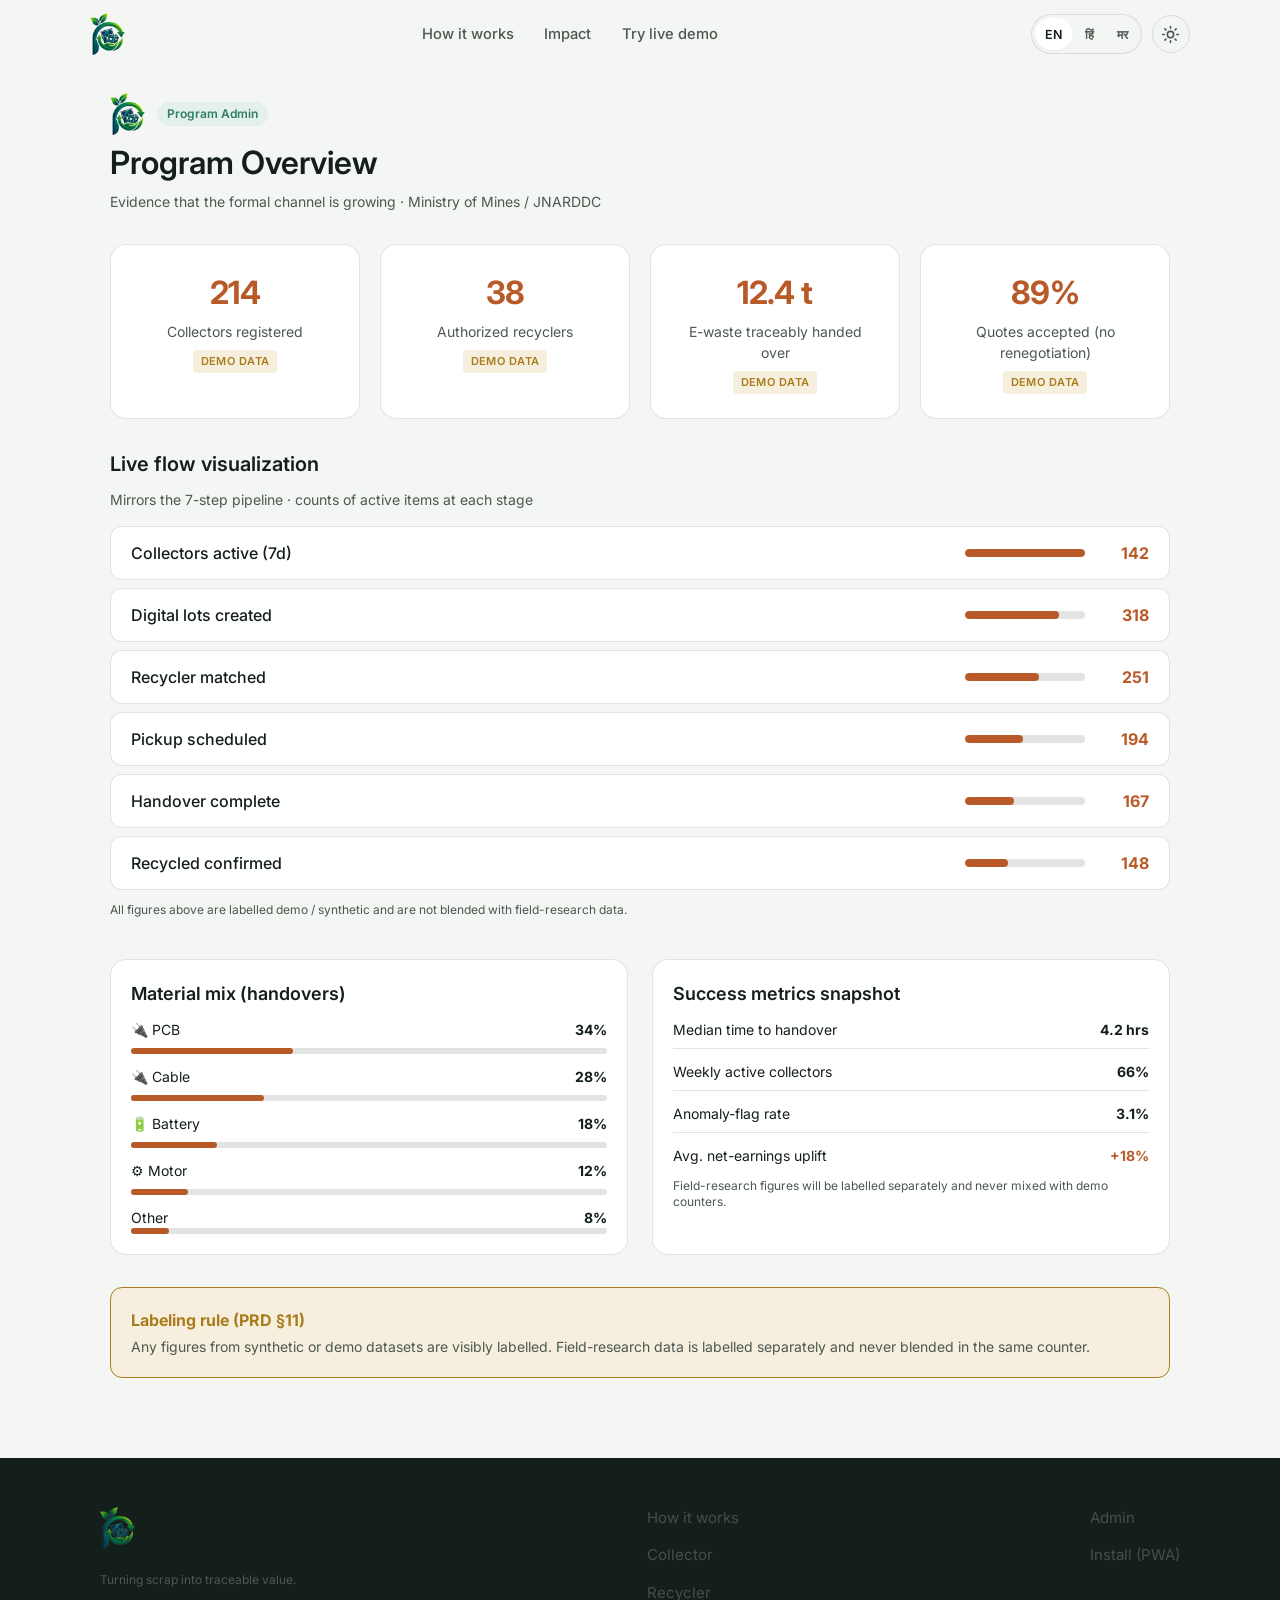
<file: pages/admin.html>
<!DOCTYPE html>
<html lang="en" data-theme="light">
<head>
  <script>
    /* Apply saved theme before paint to avoid a flash (shared with landing). */
    (function () {
      try {
        var t = localStorage.getItem("kc-theme");
        if (t === "dark" || t === "light") document.documentElement.setAttribute("data-theme", t);
      } catch (e) {}
    })();
  </script>
  <meta charset="UTF-8" />
  <meta name="viewport" content="width=device-width, initial-scale=1.0" />
  <title>Admin Dashboard — PUNARVA</title>
  <link rel="preconnect" href="https://fonts.googleapis.com" />
  <link rel="preconnect" href="https://fonts.gstatic.com" crossorigin />
  <link href="https://fonts.googleapis.com/css2?family=Space+Grotesk:wght@500;600;700&family=Inter:wght@400;500;600;700&display=swap" rel="stylesheet" />
  <link rel="stylesheet" href="../css/design-system.css" />
  <link rel="stylesheet" href="../css/styles.css" />
  <link rel="stylesheet" href="../css/page-theme.css" />
  <style>
    /* demo-bar layout tweaks (colors come from page-theme.css) */
    .demo-bar {
      padding: 0.5rem 1.25rem;
      font-size: 0.75rem;
      display: flex;
      align-items: center;
      justify-content: space-between;
    }
    .admin-layout {
      max-width: 1100px;
      margin: 0 auto;
      padding: 1.5rem 1.25rem 3rem;
    }
    .funnel-stage .count {
      font-weight: 700;
      min-width: 48px;
      text-align: right;
      color: var(--color-go);
    }
    .funnel-stage .label {
      flex: 1;
      font-weight: 500;
    }
    .bar-wrap {
      width: 120px;
      height: 8px;
      background: var(--color-border);
      border-radius: 4px;
      overflow: hidden;
    }
  </style>
</head>
<body>
  <!-- Shared navigation (single source: js/nav.js) -->
  <div id="kc-nav"></div>

  <div class="admin-layout">
    <header style="margin-bottom: 2rem;">
      <div class="flex items-center gap-3 mb-2">
        <a href="../index.html" class="logo">
          <img class="brand-logo" data-light-src="../assets/punarva-logo.png" data-dark-src="../assets/punarva-logo.png" src="../assets/punarva-logo.png" alt="PUNARVA" />
        </a>
        <span class="badge badge-info">Program Admin</span>
      </div>
      <h1 class="heading-1">Program Overview</h1>
      <p class="body-sm text-muted mt-1">Evidence that the formal channel is growing · Ministry of Mines / JNARDDC</p>
    </header>

    <!-- Metrics -->
    <div class="metric-grid">
      <div class="metric-card">
        <div class="value">214</div>
        <div class="label">Collectors registered</div>
        <span class="demo-label">Demo data</span>
      </div>
      <div class="metric-card">
        <div class="value">38</div>
        <div class="label">Authorized recyclers</div>
        <span class="demo-label">Demo data</span>
      </div>
      <div class="metric-card">
        <div class="value">12.4 t</div>
        <div class="label">E-waste traceably handed over</div>
        <span class="demo-label">Demo data</span>
      </div>
      <div class="metric-card">
        <div class="value">89%</div>
        <div class="label">Quotes accepted (no renegotiation)</div>
        <span class="demo-label">Demo data</span>
      </div>
    </div>

    <!-- Live Flow -->
    <section style="margin-bottom: 2.5rem;">
      <h2 class="heading-2 mb-3">Live flow visualization</h2>
      <p class="body-sm text-muted mb-4">Mirrors the 7-step pipeline · counts of active items at each stage</p>
      <div class="funnel">
        <div class="funnel-stage">
          <span class="label">Collectors active (7d)</span>
          <div class="bar-wrap"><div class="funnel-bar" style="width: 100%;"></div></div>
          <span class="count">142</span>
        </div>
        <div class="funnel-stage">
          <span class="label">Digital lots created</span>
          <div class="bar-wrap"><div class="funnel-bar" style="width: 78%;"></div></div>
          <span class="count">318</span>
        </div>
        <div class="funnel-stage">
          <span class="label">Recycler matched</span>
          <div class="bar-wrap"><div class="funnel-bar" style="width: 62%;"></div></div>
          <span class="count">251</span>
        </div>
        <div class="funnel-stage">
          <span class="label">Pickup scheduled</span>
          <div class="bar-wrap"><div class="funnel-bar" style="width: 48%;"></div></div>
          <span class="count">194</span>
        </div>
        <div class="funnel-stage">
          <span class="label">Handover complete</span>
          <div class="bar-wrap"><div class="funnel-bar" style="width: 41%;"></div></div>
          <span class="count">167</span>
        </div>
        <div class="funnel-stage">
          <span class="label">Recycled confirmed</span>
          <div class="bar-wrap"><div class="funnel-bar" style="width: 36%;"></div></div>
          <span class="count">148</span>
        </div>
      </div>
      <p class="caption mt-3">All figures above are labelled demo / synthetic and are not blended with field-research data.</p>
    </section>

    <!-- Material mix & geography -->
    <div style="display: grid; grid-template-columns: 1fr 1fr; gap: 1.5rem;" class="admin-split">
      <div class="card card-body">
        <h3 class="heading-3 mb-3">Material mix (handovers)</h3>
        <div class="flex justify-between body-sm mb-2">
          <span>🔌 PCB</span>
          <strong>34%</strong>
        </div>
        <div style="height: 6px; background: var(--color-border); border-radius: 3px; margin-bottom: 0.75rem;">
          <div style="height: 100%; width: 34%; background: var(--color-go); border-radius: 3px;"></div>
        </div>
        <div class="flex justify-between body-sm mb-2">
          <span>🔌 Cable</span>
          <strong>28%</strong>
        </div>
        <div style="height: 6px; background: var(--color-border); border-radius: 3px; margin-bottom: 0.75rem;">
          <div style="height: 100%; width: 28%; background: var(--color-go); border-radius: 3px;"></div>
        </div>
        <div class="flex justify-between body-sm mb-2">
          <span>🔋 Battery</span>
          <strong>18%</strong>
        </div>
        <div style="height: 6px; background: var(--color-border); border-radius: 3px; margin-bottom: 0.75rem;">
          <div style="height: 100%; width: 18%; background: var(--color-go); border-radius: 3px;"></div>
        </div>
        <div class="flex justify-between body-sm mb-2">
          <span>⚙️ Motor</span>
          <strong>12%</strong>
        </div>
        <div style="height: 6px; background: var(--color-border); border-radius: 3px; margin-bottom: 0.75rem;">
          <div style="height: 100%; width: 12%; background: var(--color-go); border-radius: 3px;"></div>
        </div>
        <div class="flex justify-between body-sm">
          <span>Other</span>
          <strong>8%</strong>
        </div>
        <div style="height: 6px; background: var(--color-border); border-radius: 3px;">
          <div style="height: 100%; width: 8%; background: var(--color-go); border-radius: 3px;"></div>
        </div>
      </div>

      <div class="card card-body">
        <h3 class="heading-3 mb-3">Success metrics snapshot</h3>
        <div class="flex justify-between body-sm mb-3" style="padding-bottom: 0.5rem; border-bottom: 1px solid var(--color-border);">
          <span>Median time to handover</span>
          <strong>4.2 hrs</strong>
        </div>
        <div class="flex justify-between body-sm mb-3" style="padding-bottom: 0.5rem; border-bottom: 1px solid var(--color-border);">
          <span>Weekly active collectors</span>
          <strong>66%</strong>
        </div>
        <div class="flex justify-between body-sm mb-3" style="padding-bottom: 0.5rem; border-bottom: 1px solid var(--color-border);">
          <span>Anomaly-flag rate</span>
          <strong>3.1%</strong>
        </div>
        <div class="flex justify-between body-sm">
          <span>Avg. net-earnings uplift</span>
          <strong style="color: var(--color-go);">+18%</strong>
        </div>
        <p class="caption mt-3">Field-research figures will be labelled separately and never mixed with demo counters.</p>
      </div>
    </div>

    <div style="margin-top: 2rem; padding: 1.25rem; background: var(--color-caution-bg); border-radius: var(--radius-md); border: 1px solid var(--color-caution);">
      <strong style="color: var(--color-caution);">Labeling rule (PRD §11)</strong>
      <p class="body-sm mt-1" style="color: var(--color-text-muted);">Any figures from synthetic or demo datasets are visibly labelled. Field-research data is labelled separately and never blended in the same counter.</p>
    </div>
  </div>

  <script src="../js/nav.js"></script>
  <script src="../js/i18n.js"></script>
  <script src="../js/main.js"></script>
  <style>
    @media (max-width: 640px) {
      .admin-split { grid-template-columns: 1fr !important; }
    }
  </style>
</body>
</html>
</file>
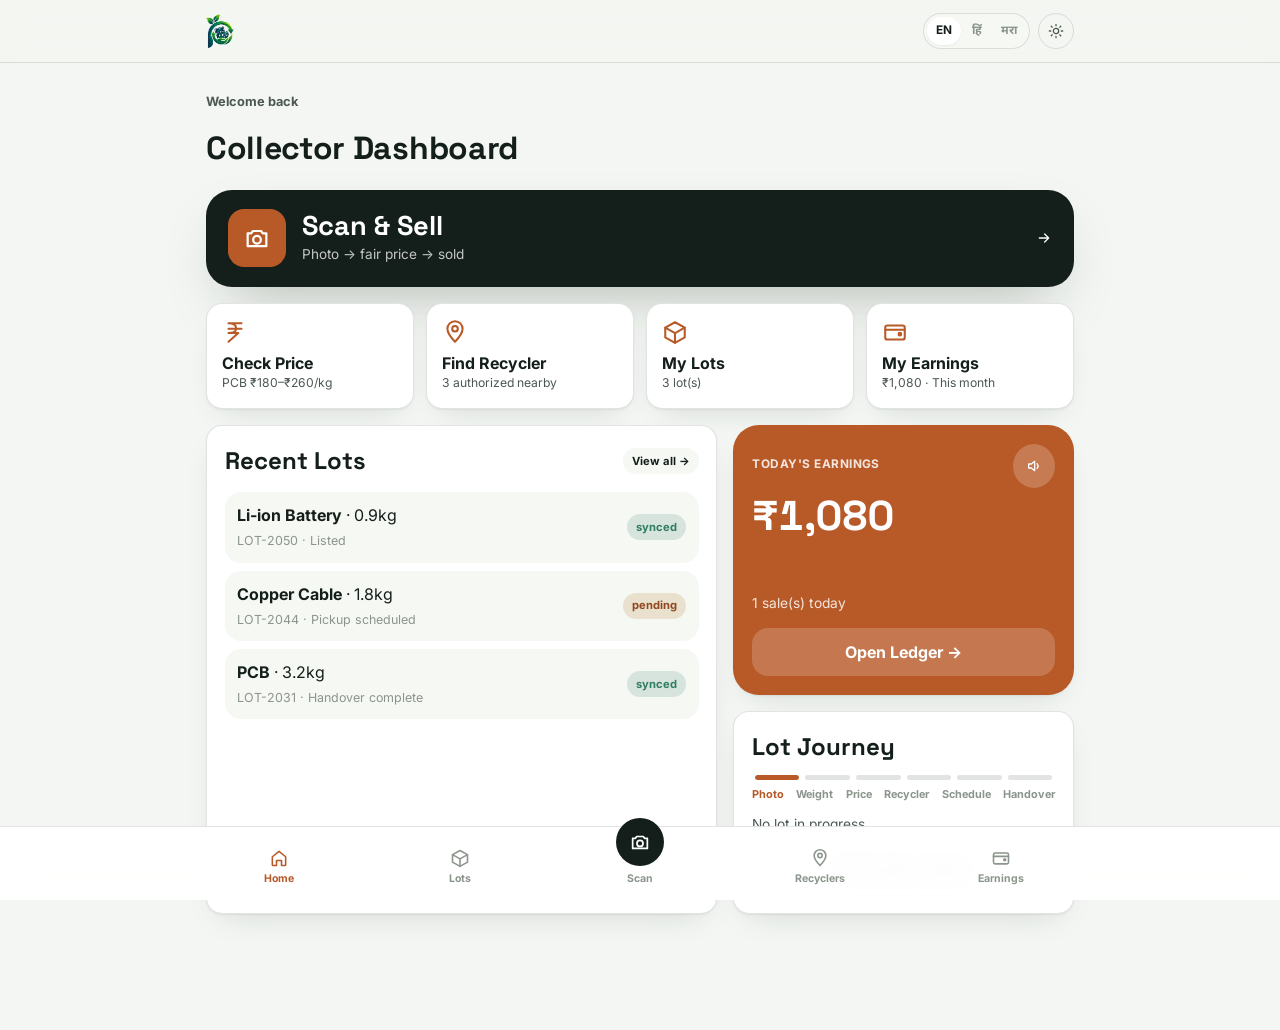
<file: pages/collector-portal.html>
<!DOCTYPE html>
<html lang="en" data-theme="light">
<head>
<meta charset="UTF-8" />
<meta name="viewport" content="width=device-width, initial-scale=1.0, viewport-fit=cover" />
<title>PUNARVA — Collector Portal</title>
<meta name="description" content="Collector portal: scan e-waste, check fair prices, find authorized recyclers and track earnings — offline-tolerant, in your language." />
<link rel="preconnect" href="https://fonts.googleapis.com" />
<link rel="preconnect" href="https://fonts.gstatic.com" crossorigin />
<link href="https://fonts.googleapis.com/css2?family=Space+Grotesk:wght@500;600;700&family=Inter:wght@400;500;600;700&family=Noto+Sans+Devanagari:wght@500;600&display=swap" rel="stylesheet" />
<link rel="icon" href="data:image/svg+xml,%3Csvg xmlns='http://www.w3.org/2000/svg' viewBox='0 0 32 32'%3E%3Crect width='32' height='32' rx='7' fill='%23C1652E'/%3E%3Cpath d='M16 7l6 4v10l-6 4-6-4V11z' fill='none' stroke='white' stroke-width='2'/%3E%3C/svg%3E" />
<script>
  (function () {
    try {
      var t = localStorage.getItem("kc-theme");
      if (t === "dark" || t === "light") document.documentElement.setAttribute("data-theme", t);
    } catch (e) {}
  })();
</script>
<style>
  /* ============ Design tokens — lifted from the PUNARVA design system ============ */
  :root{
    --bg:#F3F6F2; --bg-2:#EAEEE7; --panel:#FFFFFF; --panel-2:#F6F8F4;
    --ink:#141F1B; --ink-dim:#4C5851; --ink-faint:#8B958C;
    --border:rgba(20,31,27,0.12); --border-strong:rgba(20,31,27,0.22);
    --copper:#B85A28; --copper-ink:#8f4720; --verdigris:#2F7D62; --steel:#6A7B88; --ochre:#A97C1E;
    --shadow:0 1px 2px rgba(20,31,27,0.06), 0 12px 32px -16px rgba(20,31,27,0.18);
    --shadow-lg:0 24px 60px -24px rgba(20,31,27,0.35);
    --radius-s:10px; --radius-m:16px; --radius-l:26px;
    --font-display:'Space Grotesk','Inter',sans-serif; --font-body:'Inter','Noto Sans Devanagari',sans-serif;
    --ease:cubic-bezier(.22,.68,0,1);
  }
  html[data-theme="dark"]{
    --bg:#101613; --bg-2:#161D19; --panel:#1A211D; --panel-2:#1F2721;
    --ink:#ECF2EE; --ink-dim:#A9B6AE; --ink-faint:#69766F;
    --border:rgba(236,242,238,0.10); --border-strong:rgba(236,242,238,0.18);
    --copper:#E0824A; --copper-ink:#f2a06e; --verdigris:#57BE97; --steel:#9BAAB5; --ochre:#D8B04A;
    --shadow:0 1px 2px rgba(0,0,0,0.3), 0 12px 32px -16px rgba(0,0,0,0.5);
    --shadow-lg:0 24px 70px -20px rgba(0,0,0,0.6);
  }
  *{box-sizing:border-box;}
  html{scroll-behavior:smooth;}
  @media (prefers-reduced-motion: reduce){ *{animation-duration:.001ms !important; transition-duration:.001ms !important;} }
  body{margin:0; background:var(--bg); color:var(--ink); font-family:var(--font-body); font-size:16px; line-height:1.5; -webkit-font-smoothing:antialiased; transition:background .35s var(--ease), color .35s var(--ease); padding-bottom:calc(84px + env(safe-area-inset-bottom,0px)); padding-top:env(safe-area-inset-top,0px);}
  img,svg{display:block; max-width:100%;}
  a{color:inherit; text-decoration:none;}
  button{font:inherit; color:inherit; background:none; border:none; cursor:pointer;}
  input,select{font:inherit; color:inherit;}
  :focus-visible{outline:2px solid var(--copper); outline-offset:2px; border-radius:4px;}
  .icon{width:1em; height:1em; stroke:currentColor; fill:none; stroke-width:1.9; stroke-linecap:round; stroke-linejoin:round; flex-shrink:0;}
  .num{font-variant-numeric:tabular-nums;}
  .touch-min{min-height:44px;}

  /* ---------- Header ---------- */
  .site-header{position:sticky; top:0; z-index:40; background:color-mix(in srgb, var(--bg) 86%, transparent); backdrop-filter:blur(14px); -webkit-backdrop-filter:blur(14px); border-bottom:1px solid var(--border);}
  .header-inner{max-width:900px; margin:0 auto; display:flex; align-items:center; justify-content:space-between; gap:1rem; height:62px; padding:0 1rem;}
  .brandmark{display:flex; align-items:center; gap:.6rem; min-width:0;}
  .brandmark .logo-chip{width:34px; height:34px; border-radius:9px; background:var(--ink); color:var(--bg); display:grid; place-items:center; flex-shrink:0;}
  html[data-theme="dark"] .brandmark .logo-chip{background:var(--copper); color:#1a1006;}
  .brandmark .txt{min-width:0;}
  .brandmark .txt .b1{font-family:var(--font-display); font-weight:700; font-size:1rem; letter-spacing:-0.01em; line-height:1.1;}
  .brandmark .txt .b2{font-size:.72rem; font-weight:600; color:var(--ink-faint); white-space:nowrap; overflow:hidden; text-overflow:ellipsis;}
  .brandmark-link{display:inline-flex; align-items:center; justify-content:center; border-radius:12px; transition:transform .2s ease, opacity .2s ease;}
  .brandmark-link:hover{transform:translateY(-1px); opacity:.92;}
  .scan-methods{display:grid; grid-template-columns:repeat(2, minmax(0, 1fr)); gap:.75rem; margin:1rem 0 1.2rem;}
  .scan-method{display:flex; flex-direction:column; align-items:center; justify-content:center; gap:.5rem; width:100%; min-height:124px; padding:1rem .75rem; border:1px solid var(--border); border-radius:var(--radius-m); background:var(--panel-2); color:var(--ink); font-weight:700; cursor:pointer; transition:border-color .2s, transform .2s, background .2s;}
  .scan-method:hover{border-color:var(--copper); transform:translateY(-1px);}
  .scan-method .icon{width:28px; height:28px; color:var(--copper);}
  .scan-preview{margin-top:1rem; border:1px solid var(--border); border-radius:var(--radius-m); background:var(--panel-2); overflow:hidden;}
  .scan-preview img{display:block; width:100%; max-height:260px; object-fit:cover;}
  .camera-stage{display:none; margin-top:1rem; border:1px solid var(--border); border-radius:var(--radius-m); background:var(--panel-2); overflow:hidden;}
  .camera-stage.active{display:block;}
  .camera-stage video{display:block; width:100%; max-height:220px; background:#0e1411; object-fit:cover;}
  .camera-actions{display:flex; gap:.5rem; padding:.7rem; justify-content:end;}
  .header-actions{display:flex; align-items:center; gap:.5rem; flex-shrink:0;}
  .lang-toggle{display:flex; background:var(--panel-2); border:1px solid var(--border); border-radius:999px; padding:3px; gap:2px;}
  .lang-btn{padding:.32rem .55rem; border-radius:999px; font-size:.74rem; font-weight:700; color:var(--ink-faint); transition:background .2s,color .2s;}
  .lang-btn.active{background:var(--panel); color:var(--ink); box-shadow:var(--shadow);}
  .theme-toggle{width:36px; height:36px; border-radius:50%; display:grid; place-items:center; border:1px solid var(--border); color:var(--ink-dim); flex-shrink:0;}
  .theme-toggle:hover{border-color:var(--copper); color:var(--copper);}
  .theme-icon{display:none;} html[data-theme="light"] .theme-icon-sun{display:flex;} html[data-theme="dark"] .theme-icon-moon{display:flex;}

  .conn-banner{max-width:900px; margin:0 auto; padding:0 1rem;}
  .pill{display:inline-flex; align-items:center; gap:.4rem; font-size:.74rem; font-weight:700; padding:.35rem .65rem; border-radius:999px;}
  .pill.warn{background:color-mix(in srgb, var(--ochre) 18%, transparent); color:var(--copper-ink);}
  .pill.ok{background:color-mix(in srgb, var(--verdigris) 15%, transparent); color:var(--verdigris);}
  .pill .dot{width:6px; height:6px; border-radius:50%; background:currentColor;}

  /* ---------- Layout ---------- */
  main{max-width:900px; margin:0 auto; padding:1rem 1rem 2rem;}
  .grid2{display:grid; gap:1rem; grid-template-columns:1fr;}
  @media (min-width:840px){ .grid2{grid-template-columns:1.2fr .8fr;} }
  .stack{display:flex; flex-direction:column; gap:1rem;}
  .panel{background:var(--panel); border:1px solid var(--border); border-radius:var(--radius-m); box-shadow:var(--shadow);}
  .panel-pad{padding:1.1rem;}
  h1.page-title{font-family:var(--font-display); font-weight:700; letter-spacing:-0.01em; font-size:clamp(1.4rem,2.2vw + 1rem,2rem); margin:.15rem 0;}
  .eyebrow{font-size:.8rem; font-weight:700; color:var(--ink-dim);}
  .muted{color:var(--ink-dim);}
  .faint{color:var(--ink-faint);}

  /* ---------- Buttons ---------- */
  .btn{display:inline-flex; align-items:center; justify-content:center; gap:.5rem; padding:.8rem 1.2rem; border-radius:999px; font-weight:700; font-size:.94rem; font-family:var(--font-display); transition:transform .2s var(--ease), box-shadow .2s var(--ease), background .2s, border-color .2s, color .2s; white-space:nowrap;}
  .btn-primary{background:var(--ink); color:var(--bg);}
  html[data-theme="dark"] .btn-primary{background:var(--copper); color:#1a1006;}
  .btn-primary:hover{transform:translateY(-2px); box-shadow:0 14px 28px -12px rgba(20,31,27,.4);}
  .btn-accent{background:var(--copper); color:#fff;}
  .btn-accent:hover{transform:translateY(-2px); box-shadow:0 14px 28px -12px rgba(184,90,40,.45);}
  .btn-outline{background:transparent; border:1.5px solid var(--border-strong); color:var(--ink);}
  .btn-outline:hover{border-color:var(--copper); color:var(--copper);}
  .btn-block{width:100%;}
  .btn-lg{padding:1rem 1.5rem; font-size:1.02rem;}
  .btn:disabled{opacity:.45; cursor:not-allowed; transform:none !important;}

  /* ---------- Primary CTA (Scan & Sell) ---------- */
  .cta-scan{display:flex; align-items:center; gap:1rem; padding:1.2rem 1.35rem; border-radius:var(--radius-l); background:var(--ink); color:#fff; box-shadow:var(--shadow-lg); transition:transform .25s var(--ease), background .25s;}
  html[data-theme="dark"] .cta-scan{background:linear-gradient(135deg, var(--copper), #8f4720);}
  .cta-scan:hover{transform:translateY(-2px);}
  .cta-scan .ic{width:58px; height:58px; border-radius:16px; background:var(--copper); display:grid; place-items:center; flex-shrink:0;}
  .cta-scan .ic .icon{width:28px; height:28px;}
  .cta-scan .big{font-family:var(--font-display); font-weight:700; font-size:clamp(1.3rem,2vw + 1rem,1.7rem); line-height:1.1;}
  .cta-scan .sub{opacity:.75; font-size:.85rem; margin-top:.2rem;}

  /* ---------- Quick nav ---------- */
  .quicknav{display:grid; grid-template-columns:repeat(2,1fr); gap:.75rem;}
  @media (min-width:560px){ .quicknav{grid-template-columns:repeat(4,1fr);} }
  .qn-card{border:1px solid var(--border); background:var(--panel); border-radius:var(--radius-m); padding:.95rem; box-shadow:var(--shadow); transition:transform .2s var(--ease), border-color .2s;}
  .qn-card:hover{transform:translateY(-2px); border-color:var(--border-strong);}
  .qn-card .icon{width:26px; height:26px; color:var(--copper);}
  .qn-card p.lbl{font-weight:700; margin:.55rem 0 .1rem; line-height:1.2;}
  .qn-card p.sub{font-size:.76rem; color:var(--ink-dim); margin:0;}

  /* ---------- Money card ---------- */
  .money-card{border-radius:var(--radius-l); padding:1.2rem; background:var(--copper); color:#fff; box-shadow:var(--shadow);}
  .money-card .lbl{font-size:.74rem; font-weight:700; text-transform:uppercase; letter-spacing:.04em; opacity:.85;}
  .money-card .amt{font-family:var(--font-display); font-weight:700; font-size:clamp(2rem,3vw + 1rem,2.6rem); margin-top:.15rem;}
  .money-card .note{font-size:.86rem; opacity:.85; margin-top:.2rem;}
  .money-card .cta{display:block; margin-top:.9rem; text-align:center; background:rgba(255,255,255,.18); border-radius:var(--radius-m); padding:.75rem; font-weight:700;}
  .speak-btn{width:42px; height:42px; border-radius:50%; background:rgba(255,255,255,.2); display:grid; place-items:center; flex-shrink:0;}
  .speak-btn:hover{background:rgba(255,255,255,.32);}

  /* ---------- Stepper ---------- */
  .stepper{display:flex; align-items:center; gap:0;}
  .stepper .seg{flex:1; height:5px; background:var(--border); border-radius:3px; margin:0 3px; position:relative; overflow:hidden;}
  .stepper .seg i{position:absolute; inset:0; background:var(--copper); border-radius:3px; transform:scaleX(0); transform-origin:left; transition:transform .35s var(--ease);}
  .stepper .seg.done i, .stepper .seg.active i{transform:scaleX(1);}
  .stepper-labels{display:flex; justify-content:space-between; margin-top:.4rem; font-size:.68rem; font-weight:700; color:var(--ink-faint);}
  .stepper-labels span.active{color:var(--copper);}

  /* ---------- Tables / lists ---------- */
  table.kc-table{width:100%; border-collapse:collapse; font-size:.9rem;}
  table.kc-table th{font-size:.7rem; text-transform:uppercase; letter-spacing:.03em; color:var(--ink-faint); text-align:left; padding-bottom:.5rem;}
  table.kc-table td{padding:.6rem 0; border-top:1px solid var(--border);}
  .row-link{font-weight:700; color:var(--copper-ink); text-decoration:underline;}
  .list-item{display:flex; align-items:center; justify-content:between; gap:.6rem; padding:.7rem .8rem; border-radius:var(--radius-m); background:var(--panel-2);}
  .list-item + .list-item{margin-top:.5rem;}

  .badge{display:inline-flex; align-items:center; gap:.35rem; font-size:.7rem; font-weight:700; padding:.28rem .55rem; border-radius:999px;}
  .badge.sync-synced{background:color-mix(in srgb, var(--verdigris) 16%, transparent); color:var(--verdigris);}
  .badge.sync-pending{background:color-mix(in srgb, var(--ochre) 18%, transparent); color:var(--copper-ink);}
  .badge.sync-failed{background:color-mix(in srgb, #b3261e 15%, transparent); color:#b3261e;}
  .badge.auth{background:color-mix(in srgb, var(--verdigris) 16%, transparent); color:var(--verdigris);}
  .badge.notauth{background:var(--panel-2); border:1px solid var(--border); color:var(--ink-dim);}

  /* ---------- Empty / loading states ---------- */
  .empty{border-radius:var(--radius-m); background:var(--panel-2); padding:1.6rem 1rem; text-align:center;}
  .empty p.t{font-weight:700; margin:0 0 .3rem;}
  .empty p.b{margin:0; font-size:.88rem; color:var(--ink-dim);}

  /* ---------- Back / top bar for subpages ---------- */
  .subhead{display:flex; align-items:center; justify-content:space-between; margin-bottom:.85rem;}
  .backlink{display:inline-flex; align-items:center; gap:.4rem; background:var(--panel-2); border-radius:999px; padding:.5rem .85rem; font-size:.86rem; font-weight:700;}

  /* ---------- Journey timeline ---------- */
  ol.trace{list-style:none; margin:0; padding:0;}
  ol.trace li{display:flex; gap:.75rem;}
  .trace-dot{width:28px; height:28px; border-radius:50%; display:grid; place-items:center; font-size:.72rem; font-weight:700; flex-shrink:0;}
  .trace-dot.done{background:var(--verdigris); color:#fff;}
  .trace-dot.pending{background:var(--panel-2); border:1px solid var(--border); color:var(--ink-faint);}
  .trace-line{width:2px; flex:1; background:var(--border); min-height:14px;}
  .trace-line.done{background:var(--verdigris);}
  ol.trace li p{margin:0 0 1rem; font-weight:700;}

  /* ---------- Price board rows ---------- */
  .price-row{display:flex; align-items:center; gap:.8rem; padding:.75rem; border-radius:var(--radius-m); background:var(--panel); border:1px solid var(--border); box-shadow:var(--shadow);}
  .mat-icon{width:46px; height:46px; border-radius:12px; background:var(--panel-2); display:grid; place-items:center; flex-shrink:0; color:var(--copper);}
  .price-row .amt{font-family:var(--font-display); font-weight:700; font-size:1.1rem; white-space:nowrap;}

  /* ---------- Map placeholder ---------- */
  .map-frame{position:relative; border-radius:var(--radius-l); background:var(--panel); border:1px solid var(--border); overflow:hidden; height:220px; background-image:radial-gradient(var(--border) 1px, transparent 1px); background-size:20px 20px;}
  .map-frame .pin{position:absolute; transform:translate(-50%,-100%); display:flex; flex-direction:column; align-items:center;}
  .map-frame .pin .head{width:26px; height:26px; border-radius:50% 50% 50% 0; transform:rotate(-45deg); display:grid; place-items:center; box-shadow:var(--shadow);}
  .map-frame .pin .head svg{transform:rotate(45deg); width:13px; height:13px;}
  .map-frame .pin.auth .head{background:var(--verdigris); color:#fff;}
  .map-frame .pin.notauth .head{background:var(--ink-faint); color:#fff;}

  /* ---------- Filter chips ---------- */
  .chips{display:flex; gap:.5rem; flex-wrap:wrap;}
  .chip{padding:.5rem .95rem; border-radius:999px; font-size:.84rem; font-weight:700; background:var(--panel-2);}
  .chip[aria-pressed="true"]{background:var(--ink); color:var(--bg);}
  html[data-theme="dark"] .chip[aria-pressed="true"]{background:var(--copper); color:#1a1006;}

  /* ---------- Tab bar ---------- */
  .tabbar{position:fixed; left:0; right:0; bottom:0; z-index:50; background:color-mix(in srgb, var(--panel) 92%, transparent); backdrop-filter:blur(14px); -webkit-backdrop-filter:blur(14px); border-top:1px solid var(--border); padding:.4rem .5rem calc(.4rem + env(safe-area-inset-bottom,0px));}
  .tabbar-inner{max-width:900px; margin:0 auto; display:grid; grid-template-columns:repeat(5,1fr); align-items:end; gap:2px;}
  .tab-btn{display:flex; flex-direction:column; align-items:center; gap:.2rem; padding:.4rem 0; border-radius:12px; color:var(--ink-faint); font-size:.66rem; font-weight:700;}
  .tab-btn .icon{width:20px; height:20px;}
  .tab-btn.active{color:var(--copper);}
  .tab-btn.scan-tab{margin-top:-22px;}
  .tab-btn.scan-tab .icon-wrap{width:48px; height:48px; border-radius:50%; background:var(--ink); color:#fff; display:grid; place-items:center; box-shadow:var(--shadow-lg); margin-bottom:.15rem;}
  html[data-theme="dark"] .tab-btn.scan-tab .icon-wrap{background:var(--copper); color:#1a1006;}
  .tab-btn.scan-tab .icon{width:22px; height:22px;}

  /* ---------- Scan flow ---------- */
  .field{margin-bottom:1rem;}
  .field label{display:block; font-size:.8rem; font-weight:700; color:var(--ink-dim); margin-bottom:.35rem;}
  .field input, .field select{width:100%; padding:.8rem .9rem; border-radius:var(--radius-s); border:1.5px solid var(--border-strong); background:var(--panel); font-size:1rem;}
  .field input:focus, .field select:focus{border-color:var(--copper);}
  .mat-pick{display:grid; grid-template-columns:repeat(2,1fr); gap:.6rem;}
  @media (min-width:560px){ .mat-pick{grid-template-columns:repeat(4,1fr); } }
  .mat-pick button{display:flex; flex-direction:column; align-items:center; gap:.4rem; padding:.9rem .5rem; border-radius:var(--radius-m); border:1.5px solid var(--border); background:var(--panel);}
  .mat-pick button[aria-pressed="true"]{border-color:var(--copper); background:color-mix(in srgb, var(--copper) 8%, var(--panel));}
  .mat-pick .icon{width:26px; height:26px; color:var(--copper);}
  .rec-pick{display:flex; flex-direction:column; gap:.55rem;}
  .rec-pick button{display:flex; align-items:center; justify-content:space-between; gap:.6rem; padding:.85rem; border-radius:var(--radius-m); border:1.5px solid var(--border); background:var(--panel); text-align:left;}
  .rec-pick button[aria-pressed="true"]{border-color:var(--copper); background:color-mix(in srgb, var(--copper) 8%, var(--panel));}
  .qr-fake{width:140px; height:140px; margin:0 auto; background:#fff; border-radius:8px; padding:8px; display:grid; grid-template-columns:repeat(7,1fr); grid-template-rows:repeat(7,1fr); gap:2px;}
  .qr-fake i{background:#141F1B; border-radius:1px;}
  .qr-fake i.off{background:transparent;}
</style>
</head>
<body>

<header class="site-header">
  <div class="header-inner">
    <a href="../index.html" class="brandmark brandmark-link" aria-label="PUNARVA home">
      <img class="brand-logo" src="../assets/punarva-logo.png" alt="PUNARVA" style="height:34px;width:auto;display:block;" />
    </a>
    <div class="header-actions">
      <div class="lang-toggle" role="group" aria-label="Language">
        <button class="lang-btn" data-lang="en">EN</button>
        <button class="lang-btn" data-lang="hi">हिं</button>
        <button class="lang-btn" data-lang="mr">मरा</button>
      </div>
      <button class="theme-toggle" id="themeToggle" aria-label="Toggle theme">
        <svg class="icon theme-icon theme-icon-sun" viewBox="0 0 24 24"><circle cx="12" cy="12" r="4"/><path d="M12 2v2M12 20v2M4.9 4.9l1.4 1.4M17.7 17.7l1.4 1.4M2 12h2M20 12h2M4.9 19.1l1.4-1.4M17.7 6.3l1.4-1.4"/></svg>
        <svg class="icon theme-icon theme-icon-moon" viewBox="0 0 24 24"><path d="M20 14.5A8 8 0 1 1 9.5 4a6.5 6.5 0 0 0 10.5 10.5z"/></svg>
      </button>
    </div>
  </div>
  <div class="conn-banner" id="connBanner" style="display:none; padding-bottom:.6rem;"></div>
</header>

<main id="view"></main>

<nav class="tabbar" aria-label="Collector navigation">
  <div class="tabbar-inner" id="tabbarInner"></div>
</nav>

<script>
(function(){
"use strict";

/* =========================================================================
   i18n — a compact trilingual dictionary for the app chrome (nav, headers,
   status words). Longer body copy stays in English across languages, same
   as the reference site keeps most marketing copy per-locale but core nav
   consistent in structure.
   ========================================================================= */
var DICT = {
  en:{ collectorIdentity:"Collector Portal", home:"Home", lots:"Lots", map:"Recyclers", earnings:"Earnings", scan:"Scan",
    greetLine:"Welcome back", dashboardTitle:"Collector Dashboard", scanSell:"Scan & Sell", scanSellSub:"Photo → fair price → sold",
    checkPrice:"Check Price", findRecycler:"Find Recycler", myLots:"My Lots", myEarnings:"My Earnings", recentLots:"Recent Lots",
    viewAll:"View all", loadingLots:"Loading your lots…", noLotsTitle:"No lots yet", noLotsBody:"Start your first scan to create a lot.",
    startWithPhoto:"Start with a photo", todayEarn:"Today's Earnings", journey:"Lot Journey", openLedger:"Open Ledger",
    continueCapture:"Continue", offlineBody:"You're offline — everything you do is saved and will sync automatically.",
    home_:"Home", earningsTitle:"Earnings", thisMonth:"This month", salesThisMonth:"Sales this month", stillToBePaid:"Still to be paid",
    perMaterial:"Per material", noSalesMonth:"No sales this month yet.", receipts:"Receipts", receiptsEmpty:"No receipts yet.",
    cash:"Cash", upi:"UPI", stateCompleted:"Paid", statePending:"Pending", myLotsTitle:"My Lots", lotsEmpty:"You haven't created any lots yet.",
    awaitingQuote:"Awaiting quote", newLot:"New lot", backToLots:"Lots", openingLot:"Opening lot…", lotNotFound:"Lot not found",
    lotNotFoundBody:"We couldn't find that lot on this device.", scanNewLot:"Scan new lot", materialLabel:"Material", quoteLabel:"Quote",
    finalLabel:"Final price", authorizedBadge:"Authorized", notAuthorized:"Not authorized", qrPassport:"e‑Waste Passport",
    failedSyncNote:"This lot couldn't sync yet.", mapTitle:"Find a Recycler", filterAll:"All", mapLoading:"Loading map…",
    mapLotsNote:"You have {count} lot(s) tracked on this device.", priceBoardTitle:"Today's Rates", priceBoardSub:"Fair prices for your area, updated regularly.",
    indicative:"Indicative — confirm at pickup", listenPrice:"Listen", perKg:"/kg", scanSellResume:"Resume at {phase}",
    weightLabel:"Weight (kg)", pickMaterial:"Select material", pickRecycler:"Choose a recycler", pickPayment:"Payment method",
    schedule:"Schedule pickup", handoverComplete:"Handover complete", createLot:"Create lot", next:"Next", back:"Back",
    submitForQuote:"Get quote", acceptQuote:"Accept & continue", confirmSchedule:"Confirm schedule", markPaid:"Mark as paid",
    lotCreated:"Lot created", traceCollected:"Collected", traceListed:"Listed", traceMatched:"Buyer matched", traceScheduled:"Pickup scheduled", traceHandover:"Handover complete",
    stepPhoto:"Photo", stepWeight:"Weight", stepPrice:"Price", stepRecycler:"Recycler", stepSchedule:"Schedule", stepHandover:"Handover" },
  hi:{ collectorIdentity:"कलेक्टर पोर्टल", home:"होम", lots:"लॉट्स", map:"रिसायकलर", earnings:"कमाई", scan:"स्कैन",
    greetLine:"वापसी पर स्वागत है", dashboardTitle:"कलेक्टर डैशबोर्ड", scanSell:"स्कैन करें और बेचें", scanSellSub:"फोटो → उचित दाम → बिक्री",
    checkPrice:"दाम देखें", findRecycler:"रिसायकलर खोजें", myLots:"मेरे लॉट्स", myEarnings:"मेरी कमाई", recentLots:"हाल के लॉट्स",
    viewAll:"सभी देखें", loadingLots:"लॉट्स लोड हो रहे हैं…", noLotsTitle:"अभी कोई लॉट नहीं", noLotsBody:"लॉट बनाने के लिए पहला स्कैन शुरू करें।",
    startWithPhoto:"फोटो से शुरू करें", todayEarn:"आज की कमाई", journey:"लॉट यात्रा", openLedger:"लेजर खोलें",
    continueCapture:"जारी रखें", offlineBody:"आप ऑफ़लाइन हैं — आपका काम सुरक्षित है और वापस आते ही सिंक हो जाएगा।",
    earningsTitle:"कमाई", thisMonth:"इस महीने", salesThisMonth:"इस महीने की बिक्री", stillToBePaid:"अभी भुगतान बाकी",
    perMaterial:"सामग्री अनुसार", noSalesMonth:"इस महीने अभी कोई बिक्री नहीं।", receipts:"रसीदें", receiptsEmpty:"अभी कोई रसीद नहीं।",
    cash:"नकद", upi:"यूपीआई", stateCompleted:"भुगतान हुआ", statePending:"लंबित", myLotsTitle:"मेरे लॉट्स", lotsEmpty:"आपने अभी कोई लॉट नहीं बनाया।",
    awaitingQuote:"दाम का इंतज़ार", newLot:"नया लॉट", backToLots:"लॉट्स", openingLot:"लॉट खोला जा रहा है…", lotNotFound:"लॉट नहीं मिला",
    lotNotFoundBody:"यह लॉट इस डिवाइस पर नहीं मिला।", scanNewLot:"नया लॉट स्कैन करें", materialLabel:"सामग्री", quoteLabel:"दाम",
    finalLabel:"अंतिम दाम", authorizedBadge:"अधिकृत", notAuthorized:"अनधिकृत", qrPassport:"ई-वेस्ट पासपोर्ट",
    failedSyncNote:"यह लॉट अभी सिंक नहीं हो पाया।", mapTitle:"रिसायकलर खोजें", filterAll:"सभी", mapLoading:"मानचित्र लोड हो रहा है…",
    mapLotsNote:"इस डिवाइस पर {count} लॉट ट्रैक किए गए हैं।", priceBoardTitle:"आज के दाम", priceBoardSub:"आपके क्षेत्र के उचित दाम, नियमित रूप से अपडेट।",
    indicative:"संकेतात्मक — पिकअप पर पुष्टि करें", listenPrice:"सुनें", perKg:"/किग्रा", scanSellResume:"{phase} से जारी रखें",
    weightLabel:"वज़न (किग्रा)", pickMaterial:"सामग्री चुनें", pickRecycler:"रिसायकलर चुनें", pickPayment:"भुगतान का तरीका",
    schedule:"पिकअप शेड्यूल करें", handoverComplete:"हैंडओवर पूर्ण", createLot:"लॉट बनाएं", next:"आगे", back:"पीछे",
    submitForQuote:"दाम जानें", acceptQuote:"स्वीकार करें और जारी रखें", confirmSchedule:"शेड्यूल पुष्टि करें", markPaid:"भुगतान हुआ चिह्नित करें",
    lotCreated:"लॉट बन गया", traceCollected:"संग्रहित", traceListed:"सूचीबद्ध", traceMatched:"खरीदार मिला", traceScheduled:"पिकअप तय", traceHandover:"हैंडओवर पूर्ण",
    stepPhoto:"फोटो", stepWeight:"वज़न", stepPrice:"दाम", stepRecycler:"रिसायकलर", stepSchedule:"शेड्यूल", stepHandover:"हैंडओवर" },
  mr:{ collectorIdentity:"कलेक्टर पोर्टल", home:"होम", lots:"लॉट्स", map:"रिसायकलर", earnings:"कमाई", scan:"स्कॅन",
    greetLine:"पुन्हा स्वागत आहे", dashboardTitle:"कलेक्टर डॅशबोर्ड", scanSell:"स्कॅन करा आणि विका", scanSellSub:"फोटो → योग्य किंमत → विक्री",
    checkPrice:"किंमत पाहा", findRecycler:"रिसायकलर शोधा", myLots:"माझे लॉट्स", myEarnings:"माझी कमाई", recentLots:"अलीकडील लॉट्स",
    viewAll:"सर्व पाहा", loadingLots:"लॉट्स लोड होत आहेत…", noLotsTitle:"अजून लॉट नाही", noLotsBody:"लॉट तयार करण्यासाठी पहिला स्कॅन सुरू करा.",
    startWithPhoto:"फोटोने सुरुवात करा", todayEarn:"आजची कमाई", journey:"लॉट प्रवास", openLedger:"लेजर उघडा",
    continueCapture:"सुरू ठेवा", offlineBody:"तुम्ही ऑफलाइन आहात — तुमचे काम जतन झाले आहे आणि परत आल्यावर सिंक होईल.",
    earningsTitle:"कमाई", thisMonth:"या महिन्यात", salesThisMonth:"या महिन्यातील विक्री", stillToBePaid:"अजून भरणे बाकी",
    perMaterial:"साहित्यानुसार", noSalesMonth:"या महिन्यात अजून विक्री नाही.", receipts:"पावत्या", receiptsEmpty:"अजून पावती नाही.",
    cash:"रोख", upi:"यूपीआय", stateCompleted:"भरणा झाला", statePending:"प्रलंबित", myLotsTitle:"माझे लॉट्स", lotsEmpty:"तुम्ही अजून लॉट तयार केलेला नाही.",
    awaitingQuote:"किंमतीची वाट पाहत आहे", newLot:"नवीन लॉट", backToLots:"लॉट्स", openingLot:"लॉट उघडत आहे…", lotNotFound:"लॉट सापडला नाही",
    lotNotFoundBody:"हा लॉट या डिव्हाइसवर सापडला नाही.", scanNewLot:"नवीन लॉट स्कॅन करा", materialLabel:"साहित्य", quoteLabel:"किंमत",
    finalLabel:"अंतिम किंमत", authorizedBadge:"अधिकृत", notAuthorized:"अनधिकृत", qrPassport:"ई-वेस्ट पासपोर्ट",
    failedSyncNote:"हा लॉट अजून सिंक झालेला नाही.", mapTitle:"रिसायकलर शोधा", filterAll:"सर्व", mapLoading:"नकाशा लोड होत आहे…",
    mapLotsNote:"या डिव्हाइसवर {count} लॉट्स ट्रॅक केले आहेत.", priceBoardTitle:"आजचे दर", priceBoardSub:"तुमच्या भागातील योग्य दर, नियमित अद्ययावत.",
    indicative:"सूचक — पिकअपच्या वेळी खात्री करा", listenPrice:"ऐका", perKg:"/किलो", scanSellResume:"{phase} पासून सुरू ठेवा",
    weightLabel:"वजन (किलो)", pickMaterial:"साहित्य निवडा", pickRecycler:"रिसायकलर निवडा", pickPayment:"पेमेंट पद्धत",
    schedule:"पिकअप ठरवा", handoverComplete:"हस्तांतरण पूर्ण", createLot:"लॉट तयार करा", next:"पुढे", back:"मागे",
    submitForQuote:"किंमत मिळवा", acceptQuote:"स्वीकारा आणि पुढे जा", confirmSchedule:"वेळ निश्चित करा", markPaid:"भरणा झाला असे चिन्हांकित करा",
    lotCreated:"लॉट तयार झाला", traceCollected:"गोळा केले", traceListed:"सूचीबद्ध", traceMatched:"खरेदीदार जुळला", traceScheduled:"पिकअप ठरले", traceHandover:"हस्तांतरण पूर्ण",
    stepPhoto:"फोटो", stepWeight:"वजन", stepPrice:"किंमत", stepRecycler:"रिसायकलर", stepSchedule:"वेळापत्रक", stepHandover:"हस्तांतरण" }
};
var lang = "en";
try{ var savedLang = localStorage.getItem("kc-lang"); if(DICT[savedLang]) lang = savedLang; }catch(e){}
function tt(key, vars){
  var s = (DICT[lang] && DICT[lang][key]) || DICT.en[key] || key;
  if(vars) for(var k in vars) s = s.replace("{"+k+"}", vars[k]);
  return s;
}

/* =========================================================================
   Icons — small inline SVGs standing in for the lucide-react set used
   across the original pages (Camera, BadgeIndianRupee, MapPin, Package,
   Wallet, ArrowRight/Left, ShieldCheck, Check).
   ========================================================================= */
var ICON = {
  camera:'<path d="M4 8h3l1.5-2h7L17 8h3v11H4z"/><circle cx="12" cy="13.5" r="3.3"/>',
  rupee:'<path d="M6 4h12M6 9h12M6 4c4 0 7 1.6 7 4.5S10 13 6 13h9l-9 8"/>',
  pin:'<path d="M12 21s7-7.2 7-12a7 7 0 1 0-14 0c0 4.8 7 12 7 12z"/><circle cx="12" cy="9" r="2.6"/>',
  package:'<path d="M21 8l-9-5-9 5 9 5 9-5z"/><path d="M3 8v9l9 5 9-5V8"/><path d="M12 13v9"/>',
  wallet:'<rect x="3" y="6" width="18" height="13" rx="2"/><path d="M3 10h18"/><circle cx="16.5" cy="14" r="1.2"/>',
  arrowR:'<path d="M5 12h14M13 6l6 6-6 6"/>',
  arrowL:'<path d="M19 12H5M11 18l-6-6 6-6"/>',
  shield:'<path d="M12 3l7 4v6c0 4.5-3 7.5-7 8-4-.5-7-3.5-7-8V7z"/><path d="M9 12l2 2 4-4"/>',
  check:'<path d="M20 6L9 17l-5-5"/>',
  speaker:'<path d="M4 9v6h4l5 4V5L8 9H4z"/><path d="M16.5 8.5a5 5 0 0 1 0 7"/>',
  sun:'<circle cx="12" cy="12" r="4"/><path d="M12 2v2M12 20v2M4.9 4.9l1.4 1.4M17.7 17.7l1.4 1.4M2 12h2M20 12h2M4.9 19.1l1.4-1.4M17.7 6.3l1.4-1.4"/>',
  home:'<path d="M4 10.5L12 4l8 6.5V20a1 1 0 0 1-1 1h-4v-6H9v6H5a1 1 0 0 1-1-1z"/>',
  qr:'<rect x="4" y="4" width="6" height="6"/><rect x="14" y="4" width="6" height="6"/><rect x="4" y="14" width="6" height="6"/><path d="M14 14h3v3M20 14v3h-3M14 20h6"/>',
  laptop:'<rect x="4" y="5" width="16" height="10" rx="1"/><path d="M2 19h20"/>',
  cable:'<path d="M8 3v4a4 4 0 0 0 4 4 4 4 0 0 1 4 4v6"/><circle cx="8" cy="3" r="1.4"/><circle cx="16" cy="21" r="1.4"/>',
  battery:'<rect x="3" y="8" width="16" height="8" rx="1.5"/><path d="M21 10v4"/>'
};
function icon(name, cls){ return '<svg class="icon '+(cls||'')+'" viewBox="0 0 24 24">'+ICON[name]+'</svg>'; }

/* =========================================================================
   Data layer — mirrors lib/db, lib/capture, lib/seed from the original app.
   Persists to localStorage under kc_* keys; dispatches sync events so every
   view re-reads the same source of truth after a change.
   ========================================================================= */
var LS_LOTS = "kc_lots", LS_TXNS = "kc_txns", LS_CAPTURE = "kc_capture";
var KC_SYNC_EVENT = "kc:sync", KC_CAPTURE_EVENT = "kc:capture";

var MATERIALS = [
  { id:"PCB", label:"Printed Circuit Board", icon:"laptop", priceMin:180, priceMax:260, updatedAt: daysAgoISO(0) },
  { id:"Copper Cable", label:"Copper Cable", icon:"cable", priceMin:410, priceMax:480, updatedAt: daysAgoISO(1) },
  { id:"Li-ion Battery", label:"Li-ion Battery", icon:"battery", priceMin:60, priceMax:95, updatedAt: daysAgoISO(4) },
  { id:"Mixed Metal", label:"Mixed Metal Casing", icon:"package", priceMin:28, priceMax:42, updatedAt: daysAgoISO(2) }
];
function materialById(id){ return MATERIALS.find(function(m){return m.id===id;}) || MATERIALS[0]; }
function daysAgoISO(n){ var d=new Date(); d.setDate(d.getDate()-n); return d.toISOString().slice(0,10); }
function daysSinceStated(iso){ try{ var then=new Date(iso+"T00:00:00"); var now=new Date(); return Math.floor((now-then)/86400000); }catch(e){ return null; } }

var RECYCLERS = [
  { id:"R1", name:"Andheri GreenCycle Hub", area:"Andheri, Mumbai", distanceKm:2.4, authorized:true, materials:["PCB","cable","battery"], x:22, y:34 },
  { id:"R2", name:"Kurla Metal Works", area:"Kurla, Mumbai", distanceKm:4.1, authorized:true, materials:["cable","battery"], x:58, y:52 },
  { id:"R3", name:"Dadar Scrap Traders", area:"Dadar, Mumbai", distanceKm:5.6, authorized:false, materials:["PCB"], x:40, y:22 },
  { id:"R4", name:"Bandra e‑Recyclers", area:"Bandra, Mumbai", distanceKm:3.2, authorized:true, materials:["PCB","battery"], x:74, y:66 }
];

function loadLots(){ try{ return JSON.parse(localStorage.getItem(LS_LOTS)||"[]"); }catch(e){ return []; } }
function saveLots(l){ localStorage.setItem(LS_LOTS, JSON.stringify(l)); window.dispatchEvent(new Event(KC_SYNC_EVENT)); }
function loadTxns(){ try{ return JSON.parse(localStorage.getItem(LS_TXNS)||"[]"); }catch(e){ return []; } }
function saveTxns(t){ localStorage.setItem(LS_TXNS, JSON.stringify(t)); window.dispatchEvent(new Event(KC_SYNC_EVENT)); }
function loadCapture(){ try{ return JSON.parse(localStorage.getItem(LS_CAPTURE)||"null"); }catch(e){ return null; } }
function saveCapture(c){ if(c) localStorage.setItem(LS_CAPTURE, JSON.stringify(c)); else localStorage.removeItem(LS_CAPTURE); window.dispatchEvent(new Event(KC_CAPTURE_EVENT)); }

var PHASES = ["stepPhoto","stepWeight","stepPrice","stepRecycler","stepSchedule","stepHandover"];
function phaseIndex(capture){ return capture ? Math.min(capture.phase||0, PHASES.length-1) : 0; }

function inr(n){ return "₹" + Math.round(n||0).toLocaleString("en-IN"); }
function localDayKey(d){ d = d||new Date(); return d.toISOString().slice(0,10); }
function monthKeyOf(iso){ return (iso||"").slice(0,7); }
function formatDate(iso, l){ try{ return new Date(iso).toLocaleDateString(l==="en"?"en-IN":l, {day:"numeric", month:"short", year:"numeric"}); }catch(e){ return iso; } }
function formatDay(iso, l){ try{ return new Date(iso).toLocaleDateString(l==="en"?"en-IN":l, {day:"numeric", month:"short"}); }catch(e){ return iso; } }

function summarizeLedger(txns, now){
  now = now || new Date();
  var today = localDayKey(now), month = monthKeyOf(localDayKey(now));
  var out = { today:0, todayCount:0, monthCompleted:0, monthCount:0, pending:0, monthLabel: now.toLocaleDateString(lang==="en"?"en-IN":lang,{month:"long", year:"numeric"}) };
  txns.forEach(function(t){
    if(t.state==="completed" && t.date===today){ out.today += t.amount; out.todayCount++; }
    if(t.state==="completed" && monthKeyOf(t.date)===month){ out.monthCompleted += t.amount; out.monthCount++; }
    if(t.state==="pending"){ out.pending += t.amount; }
  });
  return out;
}
function statusKey(status){
  return { "Collected":"traceCollected", "Listed":"traceListed", "Buyer matched":"traceMatched", "Pickup scheduled":"traceScheduled", "Handover complete":"traceHandover" }[status] || "traceCollected";
}

/* Seed a little demo data on first run, so the portal isn't empty. */
(function seedOnce(){
  if(localStorage.getItem(LS_LOTS) !== null) return;
  var l1 = { id:"LOT-2031", material:"PCB", weightKg:3.2, status:"Handover complete", syncState:"synced", createdAt:daysAgoISO(6), quote:220, finalPrice:704, recyclerId:"R1", handoverId:"HX-9182" };
  var l2 = { id:"LOT-2044", material:"Copper Cable", weightKg:1.8, status:"Pickup scheduled", syncState:"pending", createdAt:daysAgoISO(2), quote:445, recyclerId:"R2" };
  var l3 = { id:"LOT-2050", material:"Li-ion Battery", weightKg:0.9, status:"Listed", syncState:"synced", createdAt:daysAgoISO(0) };
  saveLots([l3,l2,l1]);
  var t1 = { id:"TX-1", lotId:"LOT-2031", material:"PCB", weightKg:3.2, amount:704, method:"UPI", state:"completed", date:daysAgoISO(6) };
  var t2 = { id:"TX-2", lotId:"LOT-1980", material:"Copper Cable", weightKg:2.4, amount:1080, method:"Cash", state:"completed", date:daysAgoISO(0) };
  saveTxns([t2,t1]);
})();

/* =========================================================================
   Small UI helpers
   ========================================================================= */
function h(strings){ var d=document.createElement("div"); d.innerHTML=strings; return d.firstElementChild; }
function speak(text){
  try{
    if(!("speechSynthesis" in window)) return;
    var u = new SpeechSynthesisUtterance(text);
    u.lang = lang==="hi" ? "hi-IN" : lang==="mr" ? "mr-IN" : "en-IN";
    window.speechSynthesis.cancel();
    window.speechSynthesis.speak(u);
  }catch(e){}
}
function speakBtn(text, label){
  return '<button class="speak-btn touch-min" data-speak="'+encodeURIComponent(text)+'" aria-label="'+label+'">'+icon("speaker")+'</button>';
}
function countUp(el, to){
  var from = 0, dur = 700, start = null;
  function step(ts){ if(!start) start=ts; var p = Math.min(1, (ts-start)/dur); el.textContent = "₹" + Math.round(from + (to-from)*p).toLocaleString("en-IN"); if(p<1) requestAnimationFrame(step); }
  requestAnimationFrame(step);
}

/* =========================================================================
   Router
   ========================================================================= */
var TABS = [
  { key:"home", route:"#/", icon:"home" },
  { key:"lots", route:"#/lots", icon:"package" },
  { key:"scan", route:"#/scan", icon:"camera", isScan:true },
  { key:"map", route:"#/map", icon:"pin" },
  { key:"earnings", route:"#/earnings", icon:"wallet" }
];
function renderTabbar(){
  var current = location.hash || "#/";
  var base = current.split("?")[0];
  var activeKey = "home";
  if(base.indexOf("#/lots")===0) activeKey="lots";
  else if(base.indexOf("#/scan")===0) activeKey="scan";
  else if(base.indexOf("#/map")===0) activeKey="map";
  else if(base.indexOf("#/earnings")===0 || base.indexOf("#/value")===0) activeKey = base.indexOf("#/value")===0 ? "" : "earnings";
  var html = TABS.map(function(t){
    if(t.isScan){
      return '<a class="tab-btn scan-tab'+(activeKey===t.key?" active":"")+'" href="'+t.route+'"><span class="icon-wrap">'+icon(t.icon)+'</span>'+tt(t.key)+'</a>';
    }
    return '<a class="tab-btn'+(activeKey===t.key?" active":"")+'" href="'+t.route+'">'+icon(t.icon)+'<span>'+tt(t.key)+'</span></a>';
  }).join("");
  document.getElementById("tabbarInner").innerHTML = html;
}

function renderConnBanner(){
  var el = document.getElementById("connBanner");
  if(!navigator.onLine){
    el.style.display = "block";
    el.innerHTML = '<span class="pill warn"><span class="dot"></span>'+tt("offlineBody")+'</span>';
  } else {
    el.style.display = "none";
  }
}

function go(){
  var hash = location.hash || "#/";
  var view = document.getElementById("view");
  view.innerHTML = "";
  renderTabbar();
  renderConnBanner();

  if(hash === "#/" || hash === "") view.appendChild(ViewHome());
  else if(hash === "#/lots") view.appendChild(ViewLots());
  else if(hash.indexOf("#/lots/") === 0) view.appendChild(ViewLotDetail(decodeURIComponent(hash.slice(7))));
  else if(hash === "#/map") view.appendChild(ViewMap());
  else if(hash === "#/earnings") view.appendChild(ViewEarnings());
  else if(hash === "#/value") view.appendChild(ViewValue());
  else if(hash === "#/scan") view.appendChild(ViewScan());
  else view.appendChild(ViewHome());

  window.scrollTo(0,0);
}

/* =========================================================================
   Views
   ========================================================================= */
function ViewHome(){
  var lots = loadLots(), txns = loadTxns(), capture = loadCapture();
  var totals = summarizeLedger(txns, new Date());
  var authorizedNearby = RECYCLERS.filter(function(r){return r.authorized;}).length;
  var pcb = materialById("PCB");
  var phase = phaseIndex(capture);
  var phaseLabel = tt(PHASES[phase]);

  var wrap = h('<div class="stack"></div>');
  wrap.innerHTML =
    '<div>'+
      '<p class="eyebrow">'+tt("greetLine")+'</p>'+
      '<h1 class="page-title">'+tt("dashboardTitle")+'</h1>'+
    '</div>'+
    '<a class="cta-scan" href="#/scan">'+
      '<span class="ic">'+icon("camera")+'</span>'+
      '<span>'+
        '<span class="big" style="display:block">'+tt("scanSell")+'</span>'+
        '<span class="sub">'+(capture ? tt("scanSellResume",{phase:phaseLabel}) : tt("scanSellSub"))+'</span>'+
      '</span>'+
      '<span style="margin-left:auto">'+icon("arrowR")+'</span>'+
    '</a>'+
    '<nav class="quicknav" aria-label="Quick actions">'+
      '<a class="qn-card" href="#/value">'+icon("rupee")+'<p class="lbl">'+tt("checkPrice")+'</p><p class="sub">'+pcb.id+' ₹'+pcb.priceMin+'–₹'+pcb.priceMax+tt("perKg")+'</p></a>'+
      '<a class="qn-card" href="#/map">'+icon("pin")+'<p class="lbl">'+tt("findRecycler")+'</p><p class="sub">'+authorizedNearby+' authorized nearby</p></a>'+
      '<a class="qn-card" href="#/lots">'+icon("package")+'<p class="lbl">'+tt("myLots")+'</p><p class="sub">'+lots.length+' lot(s)</p></a>'+
      '<a class="qn-card" href="#/earnings">'+icon("wallet")+'<p class="lbl">'+tt("myEarnings")+'</p><p class="sub">'+inr(totals.monthCompleted)+' · '+tt("thisMonth")+'</p></a>'+
    '</nav>'+
    '<div class="grid2">'+
      '<section class="panel panel-pad">'+
        '<div style="display:flex; align-items:center; justify-content:space-between">'+
          '<h2 style="margin:0; font-family:var(--font-display)">'+tt("recentLots")+'</h2>'+
          (lots.length ? '<a href="#/lots" class="badge" style="background:var(--panel-2)">'+tt("viewAll")+' →</a>' : '')+
        '</div>'+
        (lots.length === 0
          ? '<div class="empty" style="margin-top:.8rem"><p class="t">'+tt("noLotsTitle")+'</p><p class="b">'+tt("noLotsBody")+'</p><a class="btn btn-accent" style="margin-top:.8rem" href="#/scan">'+tt("startWithPhoto")+'</a></div>'
          : '<ul style="list-style:none; margin:.8rem 0 0; padding:0">'+lots.slice(0,3).map(function(l){
              return '<li class="list-item"><a href="#/lots/'+encodeURIComponent(l.id)+'" style="display:flex; justify-content:space-between; width:100%; align-items:center">'+
                '<span><strong>'+l.material+'</strong> · '+l.weightKg+'kg<br><span class="faint" style="font-size:.78rem">'+l.id+' · '+tt(statusKey(l.status))+'</span></span>'+
                '<span class="badge sync-'+l.syncState+'">'+l.syncState+'</span></a></li>';
            }).join("")+'</ul>')+
      '</section>'+
      '<div class="stack">'+
        '<section class="money-card">'+
          '<div style="display:flex; align-items:flex-start; justify-content:space-between; gap:.5rem">'+
            '<div><p class="lbl">'+tt("todayEarn")+'</p><p class="amt num" id="todayAmt">₹0</p></div>'+
            (totals.today>0 ? speakBtn(tt("todayEarn")+" "+inr(totals.today), "Speak") : "")+
          '</div>'+
          '<p class="note">'+(totals.todayCount ? totals.todayCount+" sale(s) today" : "No sales yet today")+'</p>'+
          '<a class="cta" href="#/earnings">'+tt("openLedger")+' →</a>'+
        '</section>'+
        '<section class="panel panel-pad">'+
          '<h2 style="margin:0 0 .6rem; font-family:var(--font-display)">'+tt("journey")+'</h2>'+
          renderStepper(phase)+
          '<p class="muted" style="font-size:.86rem; margin:.7rem 0 0">'+(capture ? "Lot "+capture.lotId+" · "+phaseLabel : "No lot in progress.")+'</p>'+
          '<a class="btn btn-outline btn-block" style="margin-top:.7rem" href="#/scan">'+(capture ? tt("continueCapture") : tt("startWithPhoto"))+'</a>'+
        '</section>'+
      '</div>'+
    '</div>';

  requestAnimationFrame(function(){ var el=wrap.querySelector("#todayAmt"); if(el) countUp(el, totals.today); });
  wrap.addEventListener("click", speakDelegate);
  return wrap;
}

function renderStepper(activeIdx){
  var segs = PHASES.map(function(_,i){
    return '<span class="seg '+(i<activeIdx?"done":i===activeIdx?"active":"")+'"><i></i></span>';
  }).join("");
  var labels = PHASES.map(function(k,i){ return '<span class="'+(i===activeIdx?"active":"")+'">'+tt(k)+'</span>'; }).join("");
  return '<div class="stepper">'+segs+'</div><div class="stepper-labels">'+labels+'</div>';
}

function speakDelegate(e){
  var btn = e.target.closest && e.target.closest("[data-speak]");
  if(btn) speak(decodeURIComponent(btn.getAttribute("data-speak")));
}

function ViewLots(){
  var lots = loadLots();
  function lotAmount(l){
    if(typeof l.finalPrice === "number") return l.finalPrice;
    if(typeof l.quote === "number") return Math.round(l.quote * l.weightKg);
    return null;
  }
  var wrap = h('<div></div>');
  wrap.innerHTML =
    subhead(tt("backToLots"), "#/")+
    '<h1 class="page-title">'+tt("myLotsTitle")+'</h1>'+
    (lots.length === 0
      ? '<div class="empty" style="margin-top:.8rem"><p class="t">'+tt("lotsEmpty")+'</p></div>'
      : '<ul style="list-style:none; margin:.8rem 0; padding:0">'+lots.map(function(l){
          var amt = lotAmount(l);
          return '<li class="list-item"><a href="#/lots/'+encodeURIComponent(l.id)+'" style="display:flex; justify-content:space-between; width:100%; align-items:center">'+
            '<span><strong>'+l.material+'</strong> · '+l.weightKg+'kg<br><span class="faint" style="font-size:.78rem">'+l.id+' · '+tt(statusKey(l.status))+'</span><br>'+
            (amt===null ? '<span class="faint" style="font-size:.78rem; font-weight:700">'+tt("awaitingQuote")+'</span>' : '<span class="num" style="font-weight:700">'+inr(amt)+'</span>')+
            '</span><span class="badge sync-'+l.syncState+'">'+l.syncState+'</span></a></li>';
        }).join("")+'</ul>')+
    '<a class="btn btn-accent btn-block btn-lg" href="#/scan">+ '+tt("newLot")+'</a>';
  return wrap;
}

function ViewLotDetail(id){
  var lots = loadLots();
  var lot = lots.find(function(l){ return l.id === id; });
  var wrap = h('<div></div>');
  if(!lot){
    wrap.innerHTML =
      subhead(tt("backToLots"), "#/lots")+
      '<h1 class="page-title">'+tt("lotNotFound")+'</h1>'+
      '<div class="empty"><p class="b">'+tt("lotNotFoundBody")+'</p></div>'+
      '<div class="grid2" style="margin-top:.8rem">'+
        '<a class="btn btn-outline btn-block" href="#/lots">'+tt("backToLots")+'</a>'+
        '<a class="btn btn-accent btn-block" href="#/scan">'+tt("scanNewLot")+'</a>'+
      '</div>';
    return wrap;
  }
  var rec = RECYCLERS.find(function(r){ return r.id === lot.recyclerId; });
  var FLOW = [["Collected","traceCollected"],["Listed","traceListed"],["Buyer matched","traceMatched"],["Pickup scheduled","traceScheduled"],["Handover complete","traceHandover"]];
  var statusIdx = FLOW.findIndex(function(f){ return f[0]===lot.status; });
  if(statusIdx < 0) statusIdx = 0;

  wrap.innerHTML =
    subhead(tt("backToLots"), "#/lots")+
    '<h1 class="page-title">'+lot.material+' · '+lot.weightKg+'kg</h1>'+
    '<p class="muted" style="display:flex; gap:.6rem; align-items:center; flex-wrap:wrap">'+
      '<span>'+lot.id+' · '+formatDate(lot.createdAt, lang)+'</span><span class="badge sync-'+lot.syncState+'">'+lot.syncState+'</span></p>'+
    '<ol class="trace panel panel-pad">'+FLOW.map(function(f,i){
      var done = i <= statusIdx;
      return '<li><span style="display:flex; flex-direction:column; align-items:center">'+
        '<span class="trace-dot '+(done?"done":"pending")+'">'+(done?icon("check"):(i+1))+'</span>'+
        (i<FLOW.length-1 ? '<span class="trace-line '+(i<statusIdx?"done":"")+'"></span>' : '')+
        '</span><p>'+tt(f[1])+'</p></li>';
    }).join("")+'</ol>'+
    '<div class="grid2" style="grid-template-columns:repeat(2,1fr)">'+
      infoCard(tt("materialLabel"), lot.material)+
      infoCard(tt("finalLabel")==="Weight"?"":"Weight", lot.weightKg+" kg")+
      infoCard(tt("quoteLabel"), lot.quote ? "₹"+lot.quote+tt("perKg") : "—")+
      infoCard(tt("finalLabel"), lot.finalPrice ? inr(lot.finalPrice) : "—")+
    '</div>'+
    (rec ? '<p class="panel panel-pad" style="display:flex; align-items:center; gap:.5rem; color:var(--verdigris); font-weight:700">'+icon("shield")+rec.name+' · '+tt("authorizedBadge")+' · '+rec.area+'</p>' : '')+
    (lot.handoverId
      ? '<div class="panel panel-pad" style="text-align:center">'+
          '<p style="font-weight:700">'+tt("qrPassport")+' · '+lot.handoverId+'</p>'+
          '<div class="qr-fake">'+fakeQr(lot.id)+'</div>'+
        '</div>'
      : '')+
    (lot.syncState === "failed"
      ? '<p class="pill warn" style="width:100%; box-sizing:border-box">'+tt("failedSyncNote")+'</p>'
      : '');
  return wrap;
}

function fakeQr(seed){
  // Deterministic pseudo-QR pattern from the lot id — purely decorative.
  var s = 0; for(var i=0;i<seed.length;i++) s = (s*31 + seed.charCodeAt(i)) % 997;
  var cells = "";
  for(var r=0;r<7;r++) for(var c=0;c<7;c++){
    s = (s*1103515245 + 12345) % 2147483648;
    var on = (s % 100) < 46 || (r<2&&c<2) || (r<2&&c>4) || (r>4&&c<2);
    cells += '<i class="'+(on?"":"off")+'"></i>';
  }
  return cells;
}

function infoCard(k,v){ return '<div class="panel panel-pad"><p class="faint" style="font-size:.7rem; font-weight:700; text-transform:uppercase; margin:0 0 .2rem">'+k+'</p><p style="font-weight:800; margin:0">'+v+'</p></div>'; }
function subhead(backLabel, backHref){
  return '<div class="subhead"><a class="backlink" href="'+backHref+'">'+icon("arrowL")+backLabel+'</a></div>';
}

function ViewMap(){
  var wrap = h('<div></div>');
  var filter = "all";
  function recList(){ return RECYCLERS.filter(function(r){ return filter==="all" || r.materials.indexOf(filter)>=0; }); }
  function render(){
    var recs = recList();
    wrap.innerHTML =
      subhead(tt("home"), "#/")+
      '<h1 class="page-title">'+tt("mapTitle")+'</h1>'+
      '<div class="chips" role="group" style="margin:.6rem 0 .9rem">'+
        ["all","PCB","cable","battery"].map(function(f){
          return '<button class="chip" data-f="'+f+'" aria-pressed="'+(filter===f)+'">'+(f==="all"?tt("filterAll"):f)+'</button>';
        }).join("")+
      '</div>'+
      '<div class="map-frame">'+recs.map(function(r){
        return '<div class="pin '+(r.authorized?"auth":"notauth")+'" style="left:'+r.x+'%; top:'+r.y+'%" title="'+r.name+'"><span class="head">'+icon(r.authorized?"shield":"pin")+'</span></div>';
      }).join("")+'</div>'+
      '<ul style="list-style:none; margin:.9rem 0 0; padding:0">'+recs.map(function(r){
        return '<li class="list-item" style="display:flex; align-items:center; justify-content:space-between">'+
          '<span><strong>'+r.name+'</strong> · '+r.distanceKm+' km<br><span class="faint" style="font-size:.78rem">'+r.materials.join(" · ")+'</span></span>'+
          '<span class="badge '+(r.authorized?"auth":"notauth")+'">'+(r.authorized?icon("shield")+tt("authorizedBadge"):tt("notAuthorized"))+'</span>'+
          '</li>';
      }).join("")+'</ul>'+
      '<p class="faint" style="font-size:.8rem; margin-top:.7rem">'+tt("mapLotsNote",{count: loadLots().length})+'</p>';
    wrap.querySelectorAll("[data-f]").forEach(function(b){ b.addEventListener("click", function(){ filter=b.getAttribute("data-f"); render(); }); });
  }
  render();
  return wrap;
}

function ViewEarnings(){
  var tx = loadTxns();
  var totals = summarizeLedger(tx, new Date());
  var month = monthKeyOf(localDayKey());
  var byMat = {};
  tx.filter(function(t){ return t.state==="completed" && monthKeyOf(t.date)===month; }).forEach(function(t){ byMat[t.material] = (byMat[t.material]||0) + t.amount; });
  var byMatArr = Object.keys(byMat).map(function(k){ return [k, byMat[k]]; }).sort(function(a,b){ return b[1]-a[1]; });
  var max = byMatArr.length ? byMatArr[0][1] : 1;
  var receipts = tx.slice().sort(function(a,b){ return a.date < b.date ? 1 : -1; });

  var wrap = h('<div></div>');
  wrap.innerHTML =
    subhead(tt("home"), "#/")+
    '<h1 class="page-title">'+tt("earningsTitle")+'</h1>'+
    '<p class="eyebrow">'+totals.monthLabel+'</p>'+
    '<p class="money-card" style="text-align:center"><span class="amt num" style="display:block; font-size:2.4rem">'+inr(totals.monthCompleted)+'</span></p>'+
    '<div class="grid2" style="grid-template-columns:repeat(2,1fr); margin-top:.8rem">'+
      infoCard(tt("salesThisMonth"), totals.monthCount)+
      infoCard(tt("stillToBePaid"), inr(totals.pending))+
    '</div>'+
    '<section class="panel panel-pad" style="margin-top:1rem">'+
      '<h2 style="margin:0; font-family:var(--font-display)">'+tt("perMaterial")+'</h2>'+
      (byMatArr.length===0
        ? '<p class="muted" style="font-size:.9rem">'+tt("noSalesMonth")+'</p>'
        : '<ul style="list-style:none; margin:.7rem 0 0; padding:0">'+byMatArr.map(function(pair){
            return '<li style="margin-bottom:.6rem"><div style="display:flex; justify-content:space-between; font-weight:700; font-size:.9rem"><span>'+pair[0]+'</span><span class="num">'+inr(pair[1])+'</span></div>'+
              '<div style="height:8px; border-radius:4px; background:var(--border); margin-top:.3rem; overflow:hidden"><div style="height:100%; border-radius:4px; background:var(--copper); width:'+Math.round(pair[1]/max*100)+'%"></div></div></li>';
          }).join("")+'</ul>')+
    '</section>'+
    '<section class="panel panel-pad" style="margin-top:1rem">'+
      '<h2 style="margin:0; font-family:var(--font-display)">'+tt("receipts")+'</h2>'+
      (receipts.length===0
        ? '<div class="empty" style="margin-top:.7rem"><p class="b">'+tt("receiptsEmpty")+'</p></div>'
        : '<ul style="list-style:none; margin:.7rem 0 0; padding:0">'+receipts.map(function(t){
            return '<li class="list-item" style="display:flex; justify-content:space-between">'+
              '<span><strong>'+t.material+'</strong> · '+t.weightKg+'kg · '+(t.method==="Cash"?tt("cash"):tt("upi"))+'<br><span class="faint" style="font-size:.76rem">'+formatDay(t.date,lang)+' · '+t.lotId+'</span></span>'+
              '<span style="text-align:right"><strong class="num">'+inr(t.amount)+'</strong><br><span class="faint" style="font-size:.76rem; font-weight:700; color:'+(t.state==="completed"?"var(--verdigris)":"var(--ink-dim)")+'">'+(t.state==="completed"?tt("stateCompleted"):tt("statePending"))+'</span></span></li>';
          }).join("")+'</ul>')+
    '</section>';
  return wrap;
}

function ViewValue(){
  var STALE_AFTER_DAYS = 3;
  var wrap = h('<div></div>');
  var rows = MATERIALS.map(function(m){
    var age = daysSinceStated(m.updatedAt);
    var stale = age !== null && age >= STALE_AFTER_DAYS;
    var ageLabel = age === 0 ? "Updated today" : "Updated "+age+"d ago";
    return { m:m, stale:stale, ageLabel:ageLabel };
  });
  wrap.innerHTML =
    subhead(tt("home"), "#/")+
    '<h1 class="page-title">'+tt("priceBoardTitle")+'</h1>'+
    '<p class="muted">'+tt("priceBoardSub")+'</p>'+
    '<p class="pill warn" style="margin:.5rem 0 1rem">'+tt("indicative")+'</p>'+
    '<div class="stack">'+rows.map(function(row){
      var m = row.m;
      return '<div class="price-row">'+
        '<span class="mat-icon">'+icon(m.icon)+'</span>'+
        '<div style="flex:1; min-width:0">'+
          '<p style="font-weight:800; margin:0">'+m.id+'</p>'+
          '<p class="faint" style="font-size:.74rem; margin:.15rem 0 0; color:'+(row.stale?"var(--copper-ink)":"var(--ink-faint)")+'">'+row.ageLabel+'</p>'+
        '</div>'+
        '<span class="amt num">₹'+m.priceMin+'–₹'+m.priceMax+'<span class="faint" style="font-size:.7rem">'+tt("perKg")+'</span></span>'+
        speakBtn(m.id+" "+m.priceMin+" to "+m.priceMax+" rupees per kilo", tt("listenPrice"))+
      '</div>';
    }).join("")+'</div>'+
    '<a class="btn btn-accent btn-block btn-lg" style="margin-top:1.2rem" href="#/scan">'+tt("scanSell")+' →</a>';
  wrap.addEventListener("click", speakDelegate);
  return wrap;
}

/* ---------- Scan & Sell flow (Photo → Weight → Price → Recycler → Schedule → Handover) ---------- */
function ViewScan(){
  var capture = loadCapture() || { phase:0, material:null, weightKg:null, quote:null, recyclerId:null, lotId:"LOT-"+(2000+Math.floor(Math.random()*900)), photoData:null };
  capture.photoData = capture.photoData || null;
  saveCapture(capture);
  var wrap = h('<div></div>');
  var cameraStream = null;

  function readImageFile(file){
    if(!file || !file.type || !file.type.match(/^image\//)) return;
    var reader = new FileReader();
    reader.onload = function(){
      capture.photoData = reader.result;
      capture.photoSource = 'upload';
      persist();
    };
    reader.readAsDataURL(file);
  }

  function captureFromCamera(){
    if(!navigator.mediaDevices || !navigator.mediaDevices.getUserMedia){
      window.alert('Camera access is not supported in this browser. Please upload a photo instead.');
      return;
    }

    navigator.mediaDevices.getUserMedia({ video: { facingMode: 'environment' } }).then(function(stream){
      cameraStream = stream;
      var stage = wrap.querySelector('#cameraStage');
      var video = wrap.querySelector('#scanCameraPreview');
      if(stage && video){
        video.srcObject = stream;
        video.play();
        stage.classList.add('active');
      }
    }).catch(function(){
      window.alert('Camera permission was denied. You can still upload a photo from your device.');
    });
  }

  function takeCameraSnapshot(){
    var video = wrap.querySelector('#scanCameraPreview');
    if(!video || !cameraStream){ return; }
    var canvas = document.createElement('canvas');
    canvas.width = video.videoWidth || 1280;
    canvas.height = video.videoHeight || 720;
    var ctx = canvas.getContext('2d');
    ctx.drawImage(video, 0, 0, canvas.width, canvas.height);
    capture.photoData = canvas.toDataURL('image/jpeg', 0.9);
    capture.photoSource = 'camera';
    if(cameraStream){ cameraStream.getTracks().forEach(function(track){ track.stop(); }); cameraStream = null; }
    persist();
  }

  function persist(){ saveCapture(capture); paint(); }
  function paint(){
    wrap.innerHTML =
      subhead(tt("home"), "#/")+
      '<h1 class="page-title">'+tt("scanSell")+'</h1>'+
      renderStepper(capture.phase)+
      '<div class="panel panel-pad" style="margin-top:1rem">'+stepBody()+'</div>';
    wireStep();
  }

  function stepBody(){
    if(capture.phase === 0){
      var photoPreview = capture.photoData ? '<div class="scan-preview"><img src="'+capture.photoData+'" alt="Captured scrap photo" /></div>' : '';
      return '<p class="eyebrow" style="margin-bottom:.6rem">Scan & Check</p>'+
        '<div class="scan-methods">'+
          '<button type="button" class="scan-method" data-scan-method="camera">'+icon("camera")+'<span>Use camera</span></button>'+
          '<button type="button" class="scan-method" data-scan-method="upload">'+icon("package")+'<span>Upload photo</span></button>'+
        '</div>'+
        '<input id="scanUploadInput" type="file" accept="image/*" capture="environment" style="display:none" />'+
        '<div class="camera-stage" id="cameraStage">'+
          '<video id="scanCameraPreview" autoplay playsinline muted></video>'+
          '<div class="camera-actions">'+
            '<button type="button" class="btn btn-outline" data-camera-close>Cancel</button>'+
            '<button type="button" class="btn btn-accent" data-camera-capture>Capture</button>'+
          '</div>'+
        '</div>'+photoPreview+
        '<p class="eyebrow" style="margin:1rem 0 .6rem">'+tt("pickMaterial")+'</p>'+
        '<div class="mat-pick">'+MATERIALS.map(function(m){
          return '<button data-mat="'+m.id+'" aria-pressed="'+(capture.material===m.id)+'">'+icon(m.icon)+'<span style="font-size:.82rem; font-weight:700; text-align:center">'+m.id+'</span></button>';
        }).join("")+'</div>'+
        '<button class="btn btn-accent btn-block btn-lg" style="margin-top:1rem" data-next data-disabled="'+(!capture.material)+'">'+tt("next")+'</button>';
    }
    if(capture.phase === 1){
      return '<p class="eyebrow" style="margin-bottom:.4rem">'+capture.material+'</p>'+
        '<div class="field"><label>'+tt("weightLabel")+'</label><input type="number" min="0.1" step="0.1" id="wInput" value="'+(capture.weightKg||"")+'" placeholder="e.g. 2.5" /></div>'+
        '<div class="grid2" style="grid-template-columns:1fr 1fr">'+
          '<button class="btn btn-outline btn-block" data-back>'+tt("back")+'</button>'+
          '<button class="btn btn-accent btn-block" data-next>'+tt("submitForQuote")+'</button>'+
        '</div>';
    }
    if(capture.phase === 2){
      var m = materialById(capture.material);
      var rate = m.priceMin + Math.round((m.priceMax-m.priceMin) * 0.6);
      capture.quote = capture.quote || rate;
      var total = Math.round(capture.quote * (capture.weightKg||1));
      return '<p class="eyebrow">'+tt("quoteLabel")+'</p>'+
        '<p class="amt num" style="font-family:var(--font-display); font-size:2rem; font-weight:700; margin:.2rem 0">₹'+capture.quote+tt("perKg")+'</p>'+
        '<p class="muted">'+capture.weightKg+' kg × ₹'+capture.quote+' ≈ <strong>'+inr(total)+'</strong></p>'+
        '<div class="grid2" style="grid-template-columns:1fr 1fr; margin-top:.8rem">'+
          '<button class="btn btn-outline btn-block" data-back>'+tt("back")+'</button>'+
          '<button class="btn btn-accent btn-block" data-next>'+tt("acceptQuote")+'</button>'+
        '</div>';
    }
    if(capture.phase === 3){
      var eligible = RECYCLERS.filter(function(r){ return r.materials.indexOf(capture.material)>=0 || r.materials.indexOf({"PCB":"PCB","Copper Cable":"cable","Li-ion Battery":"battery"}[capture.material])>=0; });
      if(!eligible.length) eligible = RECYCLERS;
      return '<p class="eyebrow" style="margin-bottom:.6rem">'+tt("pickRecycler")+'</p>'+
        '<div class="rec-pick">'+eligible.map(function(r){
          return '<button data-rec="'+r.id+'" aria-pressed="'+(capture.recyclerId===r.id)+'"><span><strong>'+r.name+'</strong><br><span class="faint" style="font-size:.78rem">'+r.area+' · '+r.distanceKm+'km</span></span>'+(r.authorized?'<span class="badge auth">'+icon("shield")+tt("authorizedBadge")+'</span>':'')+'</button>';
        }).join("")+'</div>'+
        '<div class="grid2" style="grid-template-columns:1fr 1fr; margin-top:1rem">'+
          '<button class="btn btn-outline btn-block" data-back>'+tt("back")+'</button>'+
          '<button class="btn btn-accent btn-block" data-next data-disabled="'+(!capture.recyclerId)+'">'+tt("next")+'</button>'+
        '</div>';
    }
    if(capture.phase === 4){
      return '<p class="eyebrow" style="margin-bottom:.6rem">'+tt("schedule")+'</p>'+
        '<div class="field"><label>'+tt("schedule")+'</label><input type="date" id="dInput" min="'+localDayKey()+'" value="'+(capture.pickupDate||localDayKey())+'" /></div>'+
        '<div class="grid2" style="grid-template-columns:1fr 1fr">'+
          '<button class="btn btn-outline btn-block" data-back>'+tt("back")+'</button>'+
          '<button class="btn btn-accent btn-block" data-next>'+tt("confirmSchedule")+'</button>'+
        '</div>';
    }
    // phase 5 — handover
    var handoverId = capture.handoverId || ("HX-"+Math.floor(1000+Math.random()*9000));
    capture.handoverId = handoverId;
    return '<div style="text-align:center">'+
      '<p class="eyebrow">'+tt("qrPassport")+'</p>'+
      '<div class="qr-fake">'+fakeQr(capture.lotId)+'</div>'+
      '<p class="muted" style="margin-top:.6rem">'+capture.lotId+' · '+handoverId+'</p>'+
      '</div>'+
      '<div class="field" style="margin-top:1rem"><label>'+tt("pickPayment")+'</label>'+
        '<div class="grid2" style="grid-template-columns:1fr 1fr">'+
          '<button class="btn btn-outline" data-pay="Cash" aria-pressed="'+(capture.method==="Cash")+'">'+tt("cash")+'</button>'+
          '<button class="btn btn-outline" data-pay="UPI" aria-pressed="'+(capture.method==="UPI")+'">'+tt("upi")+'</button>'+
        '</div></div>'+
      '<button class="btn btn-accent btn-block btn-lg" style="margin-top:1rem" data-finish data-disabled="'+(!capture.method)+'">'+tt("markPaid")+'</button>';
  }

  function wireStep(){
    var cameraBtn = wrap.querySelector('[data-scan-method="camera"]');
    if(cameraBtn){ cameraBtn.addEventListener("click", captureFromCamera); }

    var uploadBtn = wrap.querySelector('[data-scan-method="upload"]');
    var uploadInput = wrap.querySelector('#scanUploadInput');
    if(uploadBtn && uploadInput){
      uploadBtn.addEventListener("click", function(){ uploadInput.click(); });
      uploadInput.addEventListener("change", function(event){
        var file = event.target.files && event.target.files[0];
        readImageFile(file);
        uploadInput.value = "";
      });
    }

    var closeCamera = wrap.querySelector('[data-camera-close]');
    if(closeCamera){
      closeCamera.addEventListener("click", function(){
        if(cameraStream){ cameraStream.getTracks().forEach(function(track){ track.stop(); }); cameraStream = null; }
        var stage = wrap.querySelector('#cameraStage');
        if(stage) stage.classList.remove('active');
      });
    }

    var captureCamera = wrap.querySelector('[data-camera-capture]');
    if(captureCamera){ captureCamera.addEventListener("click", takeCameraSnapshot); }

    wrap.querySelectorAll("[data-mat]").forEach(function(b){ b.addEventListener("click", function(){ capture.material=b.getAttribute("data-mat"); persist(); }); });
    wrap.querySelectorAll("[data-rec]").forEach(function(b){ b.addEventListener("click", function(){ capture.recyclerId=b.getAttribute("data-rec"); persist(); }); });
    wrap.querySelectorAll("[data-pay]").forEach(function(b){ b.addEventListener("click", function(){ capture.method=b.getAttribute("data-pay"); persist(); }); });
    var back = wrap.querySelector("[data-back]");
    if(back) back.addEventListener("click", function(){ capture.phase = Math.max(0, capture.phase-1); persist(); });
    var next = wrap.querySelector("[data-next]");
    if(next){
      if(next.getAttribute("data-disabled")==="true") next.disabled = true;
      next.addEventListener("click", function(){
        if(capture.phase===1){ var w = parseFloat((wrap.querySelector("#wInput")||{}).value); if(!w || w<=0) return; capture.weightKg = w; }
        if(capture.phase===4){ capture.pickupDate = (wrap.querySelector("#dInput")||{}).value || localDayKey(); syncLotOnSchedule(); }
        capture.phase = Math.min(PHASES.length-1, capture.phase+1);
        persist();
      });
    }
    var finish = wrap.querySelector("[data-finish]");
    if(finish){
      if(finish.getAttribute("data-disabled")==="true") finish.disabled = true;
      finish.addEventListener("click", finishLot);
    }
  }

  function syncLotOnSchedule(){
    var lots = loadLots();
    var existing = lots.find(function(l){ return l.id===capture.lotId; });
    var lotObj = existing || { id:capture.lotId, createdAt:localDayKey() };
    lotObj.material = capture.material;
    lotObj.weightKg = capture.weightKg;
    lotObj.quote = capture.quote;
    lotObj.recyclerId = capture.recyclerId;
    lotObj.status = "Pickup scheduled";
    lotObj.syncState = navigator.onLine ? "synced" : "pending";
    if(!existing) lots.unshift(lotObj); else lots = lots.map(function(l){ return l.id===lotObj.id ? lotObj : l; });
    saveLots(lots);
  }

  function finishLot(){
    var lots = loadLots();
    var finalPrice = Math.round(capture.quote * capture.weightKg);
    var lotObj = lots.find(function(l){ return l.id===capture.lotId; }) || { id:capture.lotId, createdAt:localDayKey(), material:capture.material, weightKg:capture.weightKg, quote:capture.quote, recyclerId:capture.recyclerId };
    lotObj.status = "Handover complete";
    lotObj.finalPrice = finalPrice;
    lotObj.handoverId = capture.handoverId;
    lotObj.syncState = navigator.onLine ? "synced" : "pending";
    var rest = lots.filter(function(l){ return l.id!==lotObj.id; });
    saveLots([lotObj].concat(rest));

    var txns = loadTxns();
    txns.unshift({ id:"TX-"+Date.now(), lotId:lotObj.id, material:capture.material, weightKg:capture.weightKg, amount:finalPrice, method:capture.method, state: navigator.onLine ? "completed" : "pending", date: localDayKey() });
    saveTxns(txns);

    saveCapture(null);
    location.hash = "#/lots/"+encodeURIComponent(lotObj.id);
  }

  paint();
  return wrap;
}

/* =========================================================================
   Global chrome wiring
   ========================================================================= */
function applyLang(l){
  if(!DICT[l]) return;
  lang = l;
  try{ localStorage.setItem("kc-lang", l); }catch(e){}
  document.querySelectorAll(".lang-btn").forEach(function(b){ b.classList.toggle("active", b.getAttribute("data-lang")===l); });
  go();
}
document.querySelectorAll(".lang-btn").forEach(function(b){ b.addEventListener("click", function(){ applyLang(b.getAttribute("data-lang")); }); });
document.querySelectorAll(".lang-btn").forEach(function(b){ b.classList.toggle("active", b.getAttribute("data-lang")===lang); });

document.getElementById("themeToggle").addEventListener("click", function(){
  var cur = document.documentElement.getAttribute("data-theme");
  var next = cur === "dark" ? "light" : "dark";
  document.documentElement.setAttribute("data-theme", next);
  try{ localStorage.setItem("kc-theme", next); }catch(e){}
});

window.addEventListener("hashchange", go);
window.addEventListener(KC_SYNC_EVENT, function(){ if(location.hash.indexOf("#/scan")!==0) go(); });
window.addEventListener("online", renderConnBanner);
window.addEventListener("offline", renderConnBanner);

go();
})();
</script>
</body>
</html>
</file>
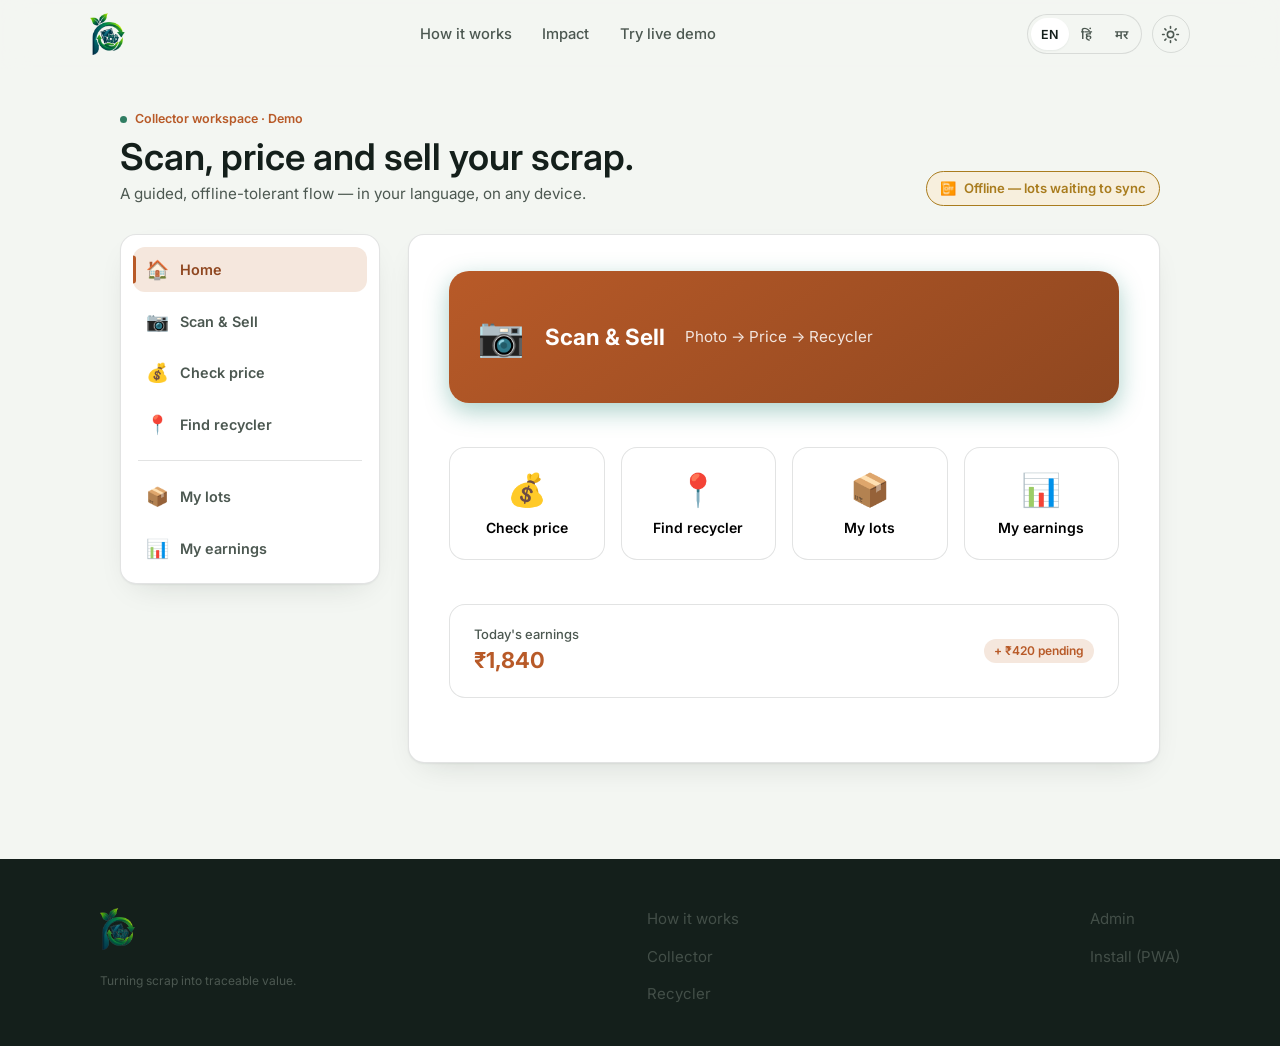
<file: pages/collector.html>
<!DOCTYPE html>
<html lang="en" data-theme="light">
<head>
  <script>
    /* Apply saved theme before paint to avoid a flash (shared with landing). */
    (function () {
      try {
        var t = localStorage.getItem("kc-theme");
        if (t === "dark" || t === "light") document.documentElement.setAttribute("data-theme", t);
      } catch (e) {}
    })();
  </script>
  <meta charset="UTF-8" />
  <meta name="viewport" content="width=device-width, initial-scale=1.0, viewport-fit=cover, maximum-scale=1" />
  <title>Collector App — PUNARVA</title>
  <link rel="preconnect" href="https://fonts.googleapis.com" />
  <link rel="preconnect" href="https://fonts.gstatic.com" crossorigin />
  <link href="https://fonts.googleapis.com/css2?family=Space+Grotesk:wght@500;600;700&family=Inter:wght@400;500;600;700&family=Noto+Sans:wght@400;500;600;700&display=swap" rel="stylesheet" />
  <link rel="stylesheet" href="../css/design-system.css" />
  <link rel="stylesheet" href="../css/styles.css" />
  <link rel="stylesheet" href="../css/page-theme.css" />
  <style>
    /* demo-bar layout tweaks (colors come from page-theme.css) */
    .demo-bar {
      padding: 0.5rem 1rem;
      font-size: 0.75rem;
      display: flex;
      align-items: center;
      justify-content: space-between;
      gap: 1rem;
      flex-wrap: wrap;
    }
    .category-picker {
      display: grid;
      grid-template-columns: 1fr 1fr 1fr;
      gap: 0.75rem;
      margin-top: 1rem;
    }
    .cat-option {
      display: flex;
      flex-direction: column;
      align-items: center;
      gap: 0.5rem;
      padding: 1rem 0.5rem;
      background: var(--color-surface);
      border: 2px solid var(--color-border);
      border-radius: var(--radius-md);
      font-size: 0.8125rem;
      font-weight: 600;
      min-height: 90px;
      transition: border-color 0.15s, background 0.15s;
    }
    .cat-option.selected, .cat-option:hover {
      border-color: var(--color-go);
      background: var(--color-go-light);
    }
    .cat-option .icon { font-size: 1.75rem; }
    .weight-pad {
      display: grid;
      grid-template-columns: repeat(3, 1fr);
      gap: 0.5rem;
      max-width: 260px;
      margin: 1rem auto;
    }
    .weight-pad button {
      height: 52px;
      font-size: 1.25rem;
      font-weight: 600;
      background: var(--color-surface-elevated);
      border: 1.5px solid var(--color-border);
      border-radius: var(--radius-md);
    }
    .weight-pad button:active { background: var(--color-go-light); }
    .weight-display {
      font-size: 2.5rem;
      font-weight: 700;
      text-align: center;
      color: var(--color-go);
      margin: 0.5rem 0;
    }
    .recycler-card {
      display: flex;
      gap: 1rem;
      padding: 1rem;
      background: var(--color-surface-elevated);
      border: 1.5px solid var(--color-border);
      border-radius: var(--radius-lg);
      margin-bottom: 0.75rem;
      align-items: center;
    }
    .recycler-card:hover { border-color: var(--color-go); }
    .recycler-rank {
      width: 32px;
      height: 32px;
      background: var(--color-go-light);
      color: var(--color-go);
      border-radius: 50%;
      display: flex;
      align-items: center;
      justify-content: center;
      font-weight: 700;
      font-size: 0.875rem;
      flex-shrink: 0;
    }
    .sort-chips {
      display: flex;
      gap: 0.5rem;
      margin-bottom: 1rem;
      overflow-x: auto;
      padding-bottom: 0.25rem;
    }
    .chip {
      padding: 0.4rem 0.875rem;
      border-radius: var(--radius-full);
      font-size: 0.8125rem;
      font-weight: 600;
      background: var(--color-surface);
      border: 1.5px solid var(--color-border);
      white-space: nowrap;
      color: var(--color-text-muted);
    }
    .chip.active {
      background: var(--color-go);
      border-color: var(--color-go);
      color: white;
    }
    .qr-box {
      width: 180px;
      height: 180px;
      margin: 1.5rem auto;
      background: white;
      border: 2px solid var(--color-border);
      border-radius: var(--radius-md);
      display: flex;
      align-items: center;
      justify-content: center;
      font-size: 4rem;
      box-shadow: var(--shadow-md);
    }
    .lot-card {
      background: var(--color-surface-elevated);
      border: 1px solid var(--color-border);
      border-radius: var(--radius-lg);
      padding: 1rem;
      margin-bottom: 0.75rem;
    }
    .ledger-total {
      font-size: 2.25rem;
      font-weight: 700;
      color: var(--color-go);
      text-align: center;
      margin-bottom: 1rem;
    }
    .ledger-split {
      display: grid;
      grid-template-columns: 1fr 1fr;
      gap: 0.75rem;
      margin-bottom: 1.25rem;
    }
    .ledger-split .card {
      padding: 1rem;
      text-align: center;
    }
  </style>
</head>
<body class="kc-desktop">
  <!-- Shared navigation (single source: js/nav.js) -->
  <div id="kc-nav"></div>

  <div class="kc-page">
    <div class="kc-page-head">
      <div>
        <span class="kc-eyebrow" data-i18n="col_eyebrow">Collector workspace · Demo</span>
        <h1 data-i18n="col_page_title">Scan, price and sell your scrap.</h1>
        <p data-i18n="col_page_sub">A guided, offline-tolerant flow — in your language, on any device.</p>
      </div>
      <span class="kc-offline" id="offlinePill"><span>📴</span><span data-i18n="col_offline">Offline — 2 lots waiting to sync</span></span>
    </div>

    <div class="kc-workspace">
      <!-- Left rail: quick navigation (also drives the flow via goTo) -->
      <aside class="kc-rail" aria-label="Sections">
        <button class="rail-item active" data-screen="home" onclick="goTo('home')"><span class="icon">🏠</span><span data-i18n="col_home">Home</span></button>
        <button class="rail-item" data-screen="scan" onclick="goTo('scan')"><span class="icon">📷</span><span data-i18n="col_scan">Scan &amp; Sell</span></button>
        <button class="rail-item" data-screen="price" onclick="goTo('price')"><span class="icon">💰</span><span data-i18n="col_check_price">Check price</span></button>
        <button class="rail-item" data-screen="match" onclick="goTo('match')"><span class="icon">📍</span><span data-i18n="col_find_recycler">Find recycler</span></button>
        <div class="kc-rail-sep"></div>
        <button class="rail-item" data-screen="lots" onclick="goTo('lots')"><span class="icon">📦</span><span data-i18n="col_my_lots">My lots</span></button>
        <button class="rail-item" data-screen="earnings" onclick="goTo('earnings')"><span class="icon">📊</span><span data-i18n="col_my_earnings">My earnings</span></button>
      </aside>

      <!-- Right: the active screen inside a professional panel -->
      <div class="kc-stage">
        <div class="kc-panel">
  <div class="app-shell">
    <!-- Offline banner (hidden on desktop; shown as a pill in the page head) -->
    <div class="offline-banner" id="offlineBanner">
      <span>📴</span>
      <span data-i18n="col_offline">Offline — 2 lots waiting to sync</span>
    </div>

    <!-- ========== HOME ========== -->
    <div class="screen active" id="screen-home">
      <header class="app-header">
        <a href="../index.html" class="logo">
          <img class="brand-logo" data-light-src="../assets/punarva-logo.png" data-dark-src="../assets/punarva-logo.png" src="../assets/punarva-logo.png" alt="PUNARVA" />
        </a>
        <button class="voice-btn" title="Voice" onclick="speakPrice()">🔊</button>
      </header>
      <div class="app-content">
        <button class="scan-btn" onclick="goTo('scan')">
          <span class="icon">📷</span>
          <span class="label" data-i18n="col_scan">Scan & Sell</span>
          <span class="hint" data-i18n="col_scan_hint">Photo → Price → Recycler</span>
        </button>

        <div class="action-grid">
          <button class="action-card" onclick="goTo('price')">
            <span class="icon">💰</span>
            <span class="label" data-i18n="col_check_price">Check price</span>
          </button>
          <button class="action-card" onclick="goTo('match')">
            <span class="icon">📍</span>
            <span class="label" data-i18n="col_find_recycler">Find recycler</span>
          </button>
          <button class="action-card" onclick="goTo('lots')">
            <span class="icon">📦</span>
            <span class="label" data-i18n="col_my_lots">My lots</span>
          </button>
          <button class="action-card" onclick="goTo('earnings')">
            <span class="icon">📊</span>
            <span class="label" data-i18n="col_my_earnings">My earnings</span>
          </button>
        </div>

        <div class="earnings-snippet">
          <div>
            <div class="label" data-i18n="col_today">Today's earnings</div>
            <div class="value">₹1,840</div>
          </div>
          <span class="badge badge-go">+ ₹420 pending</span>
        </div>
      </div>
    </div>

    <!-- ========== SCAN FLOW ========== -->
    <div class="screen" id="screen-scan">
      <header class="app-header">
        <button class="btn-ghost" onclick="goTo('home')" style="font-size: 1.25rem;">←</button>
        <span style="font-weight: 600;">Scan & Sell</span>
        <button class="voice-btn" onclick="speak('Take a clear photo of the scrap')">🔊</button>
      </header>
      <div class="app-content" style="text-align: center;">
        <div class="kc-camera" style="border-radius: 16px; height: 240px; display: flex; align-items: center; justify-content: center; margin-bottom: 1.5rem; position: relative;">
          <div style="font-size: 4rem;">📷</div>
          <div style="position: absolute; bottom: 1rem; left: 0; right: 0; font-size: 0.8125rem; opacity: 0.8;">Camera preview (demo)</div>
        </div>
        <p class="body-sm text-muted mb-3">Point at PCB, cable, battery, motor, or plastic</p>
        <button class="btn btn-primary btn-lg btn-block" onclick="capturePhoto()">
          📸 Capture photo
        </button>
      </div>
    </div>

    <!-- ========== CATEGORY ========== -->
    <div class="screen" id="screen-category">
      <header class="app-header">
        <button class="btn-ghost" onclick="goTo('scan')" style="font-size: 1.25rem;">←</button>
        <span style="font-weight: 600;">Confirm category</span>
        <button class="voice-btn" onclick="speak('AI suggests PCB with 82 percent confidence')">🔊</button>
      </header>
      <div class="app-content">
        <div class="card card-body" style="text-align: center; margin-bottom: 1.25rem;">
          <div style="font-size: 3rem; margin-bottom: 0.5rem;">🔌</div>
          <div class="heading-2">PCB</div>
          <div class="badge badge-go mt-2">AI confidence 82%</div>
          <p class="body-sm text-muted mt-2">Printed Circuit Board · indicative match</p>
        </div>
        <div style="display: flex; gap: 0.75rem; margin-bottom: 1.5rem;">
          <button class="btn btn-primary btn-block" onclick="selectCategory('PCB')">✓ Yes, correct</button>
          <button class="btn btn-secondary btn-block" onclick="document.getElementById('manualPicker').classList.toggle('hidden')">Choose another</button>
        </div>
        <div id="manualPicker" class="hidden">
          <p class="body-sm text-muted mb-2">Pick the closest match:</p>
          <div class="category-picker">
            <button class="cat-option" onclick="selectCategory('Cable')"><span class="icon">🔌</span>Cable</button>
            <button class="cat-option" onclick="selectCategory('Battery')"><span class="icon">🔋</span>Battery</button>
            <button class="cat-option" onclick="selectCategory('Motor')"><span class="icon">⚙️</span>Motor</button>
            <button class="cat-option" onclick="selectCategory('LCD')"><span class="icon">🖥️</span>LCD</button>
            <button class="cat-option" onclick="selectCategory('CRT')"><span class="icon">📺</span>CRT</button>
            <button class="cat-option" onclick="selectCategory('Plastic')"><span class="icon">🧴</span>Plastic</button>
          </div>
        </div>
      </div>
    </div>

    <!-- ========== WEIGHT ========== -->
    <div class="screen" id="screen-weight">
      <header class="app-header">
        <button class="btn-ghost" onclick="goTo('category')" style="font-size: 1.25rem;">←</button>
        <span style="font-weight: 600;">Enter weight</span>
        <button class="voice-btn" onclick="speak('Enter approximate weight in kilograms')">🔊</button>
      </header>
      <div class="app-content" style="text-align: center;">
        <p class="body-sm text-muted mb-2">Approximate weight (kg)</p>
        <div class="weight-display" id="weightDisplay">0.0</div>
        <div class="weight-pad">
          <button onclick="appendWeight('1')">1</button>
          <button onclick="appendWeight('2')">2</button>
          <button onclick="appendWeight('3')">3</button>
          <button onclick="appendWeight('4')">4</button>
          <button onclick="appendWeight('5')">5</button>
          <button onclick="appendWeight('6')">6</button>
          <button onclick="appendWeight('7')">7</button>
          <button onclick="appendWeight('8')">8</button>
          <button onclick="appendWeight('9')">9</button>
          <button onclick="appendWeight('.')">.</button>
          <button onclick="appendWeight('0')">0</button>
          <button onclick="clearWeight()">⌫</button>
        </div>
        <button class="btn btn-primary btn-lg btn-block mt-4" onclick="goTo('value')" id="weightNext" disabled>
          Continue →
        </button>
      </div>
    </div>

    <!-- ========== VALUE ========== -->
    <div class="screen" id="screen-value">
      <header class="app-header">
        <button class="btn-ghost" onclick="goTo('weight')" style="font-size: 1.25rem;">←</button>
        <span style="font-weight: 600;">Fair Price Radar</span>
        <button class="voice-btn" onclick="speakFairPrice()">🔊</button>
      </header>
      <div class="app-content" style="text-align: center;">
        <div class="card card-body" style="margin-bottom: 1.25rem;">
          <div class="badge badge-info mb-3">Indicative · not guaranteed</div>
          <div class="body-sm text-muted" id="valueMaterial">PCB · 3.5 kg</div>
          <div class="price" style="margin: 0.75rem 0;">₹380 – ₹420</div>
          <div class="heading-2" style="color: var(--color-text);">Est. lot value</div>
          <div class="price" style="font-size: 2rem;" id="estValue">₹1,330 – ₹1,470</div>
          <p class="caption mt-2">Updated 2 hours ago · based on local rates</p>
        </div>
        <button class="btn btn-primary btn-lg btn-block" onclick="goTo('match')">
          Get exact offers →
        </button>
        <button class="btn btn-ghost btn-block mt-2" onclick="goTo('home')">Save for later</button>
      </div>
    </div>

    <!-- ========== MATCH ========== -->
    <div class="screen" id="screen-match">
      <header class="app-header">
        <button class="btn-ghost" onclick="goTo('value')" style="font-size: 1.25rem;">←</button>
        <span style="font-weight: 600;">Matched recyclers</span>
        <span></span>
      </header>
      <div class="app-content">
        <div class="sort-chips">
          <button class="chip active" data-sort="blend">Best match</button>
          <button class="chip" data-sort="near">Nearest</button>
          <button class="chip" data-sort="price">Best price</button>
          <button class="chip" data-sort="pickup">Pickup available</button>
        </div>

        <div class="recycler-card" onclick="requestQuote('GreenCycle')">
          <div class="recycler-rank">1</div>
          <div style="flex: 1;">
            <div style="font-weight: 600;">GreenCycle Recycling</div>
            <div class="body-sm text-muted">2.1 km · Authorized ✓</div>
            <div style="display: flex; gap: 0.5rem; margin-top: 0.35rem; flex-wrap: wrap;">
              <span class="badge badge-go">₹410/kg</span>
              <span class="badge badge-info">Pickup today</span>
            </div>
          </div>
          <span style="font-size: 1.25rem;">→</span>
        </div>

        <div class="recycler-card" onclick="requestQuote('EcoMetal')">
          <div class="recycler-rank">2</div>
          <div style="flex: 1;">
            <div style="font-weight: 600;">EcoMetal Hub</div>
            <div class="body-sm text-muted">4.8 km · Authorized ✓</div>
            <div style="display: flex; gap: 0.5rem; margin-top: 0.35rem; flex-wrap: wrap;">
              <span class="badge badge-go">₹395/kg</span>
              <span class="badge badge-caution">Self-drop only</span>
            </div>
          </div>
          <span style="font-size: 1.25rem;">→</span>
        </div>

        <div class="recycler-card" onclick="requestQuote('PureRecycle')">
          <div class="recycler-rank">3</div>
          <div style="flex: 1;">
            <div style="font-weight: 600;">PureRecycle Pvt Ltd</div>
            <div class="body-sm text-muted">6.2 km · Authorized ✓</div>
            <div style="display: flex; gap: 0.5rem; margin-top: 0.35rem; flex-wrap: wrap;">
              <span class="badge badge-go">₹420/kg</span>
              <span class="badge badge-info">Pickup tomorrow</span>
            </div>
          </div>
          <span style="font-size: 1.25rem;">→</span>
        </div>
      </div>
    </div>

    <!-- ========== ARRANGE ========== -->
    <div class="screen" id="screen-arrange">
      <header class="app-header">
        <button class="btn-ghost" onclick="goTo('match')" style="font-size: 1.25rem;">←</button>
        <span style="font-weight: 600;">Confirm arrangement</span>
        <span></span>
      </header>
      <div class="app-content">
        <div class="card card-body mb-4">
          <div class="heading-3" id="arrangeName">GreenCycle Recycling</div>
          <div class="body-sm text-muted mt-1">Offered ₹410 / kg · Pickup available</div>
          <div class="price mt-3" style="font-size: 1.75rem;">Est. ₹1,435</div>
          <p class="caption">for 3.5 kg PCB</p>
        </div>
        <p class="body-sm text-muted mb-2">Choose handover method</p>
        <div style="display: grid; grid-template-columns: 1fr 1fr; gap: 0.75rem; margin-bottom: 1.5rem;">
          <button class="action-card" id="optPickup" onclick="selectHandover('pickup')" style="border-color: var(--color-go); background: var(--color-go-light);">
            <span class="icon">🚚</span>
            <span class="label">Pickup</span>
          </button>
          <button class="action-card" id="optDrop" onclick="selectHandover('drop')">
            <span class="icon">🏃</span>
            <span class="label">Self-drop</span>
          </button>
        </div>
        <div class="card card-body mb-4">
          <div class="body-sm text-muted">Suggested window</div>
          <div class="heading-3 mt-1">Today, 4:00 – 6:00 PM</div>
        </div>
        <button class="btn btn-primary btn-lg btn-block" onclick="goTo('handover')">
          Confirm & generate QR →
        </button>
      </div>
    </div>

    <!-- ========== HANDOVER / QR ========== -->
    <div class="screen" id="screen-handover">
      <header class="app-header">
        <button class="btn-ghost" onclick="goTo('arrange')" style="font-size: 1.25rem;">←</button>
        <span style="font-weight: 600;">QR E-waste Passport</span>
        <span></span>
      </header>
      <div class="app-content" style="text-align: center;">
        <p class="body-sm text-muted mb-2">Show this to the recycler to confirm handover</p>
        <div class="qr-box">▦</div>
        <div class="caption mb-3">LOT-A7F3 · PCB · 3.5 kg · ₹1,435</div>
        <div class="card card-body" style="text-align: left; margin-bottom: 1.25rem;">
          <div class="body-sm"><strong>Photos:</strong> 1 attached</div>
          <div class="body-sm mt-1"><strong>GPS:</strong> 19.0760° N, 72.8777° E</div>
          <div class="body-sm mt-1"><strong>Time:</strong> Just now</div>
          <div class="body-sm mt-1"><strong>Status:</strong> <span class="badge badge-caution">Awaiting recycler scan</span></div>
        </div>
        <button class="btn btn-primary btn-lg btn-block" onclick="confirmHandover()">
          Simulate recycler scan ✓
        </button>
      </div>
    </div>

    <!-- ========== CONFIRMATION ========== -->
    <div class="screen" id="screen-done">
      <header class="app-header">
        <span></span>
        <span style="font-weight: 600;">Handover complete</span>
        <span></span>
      </header>
      <div class="app-content" style="text-align: center; padding-top: 2rem;">
        <div style="font-size: 4rem; margin-bottom: 1rem;">✅</div>
        <h2 class="heading-1 mb-2">Payment recorded</h2>
        <div class="price" style="margin-bottom: 0.5rem;">₹1,435</div>
        <p class="body-sm text-muted mb-4">Cash · GreenCycle Recycling</p>
        <div class="card card-body mb-4" style="text-align: left;">
          <div class="flex justify-between body-sm">
            <span>Completed balance</span>
            <strong>₹8,240</strong>
          </div>
          <div class="flex justify-between body-sm mt-2">
            <span>Pending</span>
            <strong>₹0</strong>
          </div>
        </div>
        <button class="btn btn-primary btn-lg btn-block" onclick="goTo('home')">
          Back to home
        </button>
      </div>
    </div>

    <!-- ========== LOTS ========== -->
    <div class="screen" id="screen-lots">
      <header class="app-header">
        <button class="btn-ghost" onclick="goTo('home')" style="font-size: 1.25rem;">←</button>
        <span style="font-weight: 600;" data-i18n="col_my_lots">My lots</span>
        <span></span>
      </header>
      <div class="app-content">
        <div class="lot-card">
          <div class="status-stepper">
            <div class="step done"><div class="step-dot">✓</div><span class="step-label">Collected</span></div>
            <div class="step done"><div class="step-dot">✓</div><span class="step-label">Matched</span></div>
            <div class="step active"><div class="step-dot">3</div><span class="step-label">Pickup</span></div>
            <div class="step"><div class="step-dot">4</div><span class="step-label">Handover</span></div>
          </div>
          <div class="flex justify-between items-center">
            <div>
              <div style="font-weight: 600;">PCB · 3.5 kg</div>
              <div class="body-sm text-muted">Est. ₹1,435 · GreenCycle</div>
            </div>
            <span class="badge badge-info">Today 4–6 PM</span>
          </div>
        </div>
        <div class="lot-card">
          <div class="status-stepper">
            <div class="step done"><div class="step-dot">✓</div><span class="step-label">Collected</span></div>
            <div class="step done"><div class="step-dot">✓</div><span class="step-label">Matched</span></div>
            <div class="step done"><div class="step-dot">✓</div><span class="step-label">Pickup</span></div>
            <div class="step done"><div class="step-dot">✓</div><span class="step-label">Handover</span></div>
          </div>
          <div class="flex justify-between items-center">
            <div>
              <div style="font-weight: 600;">Cable · 8 kg</div>
              <div class="body-sm text-muted">₹960 · EcoMetal Hub</div>
            </div>
            <span class="badge badge-go">Completed</span>
          </div>
        </div>
        <div class="lot-card">
          <div class="status-stepper">
            <div class="step done"><div class="step-dot">✓</div><span class="step-label">Collected</span></div>
            <div class="step"><div class="step-dot">2</div><span class="step-label">Matched</span></div>
            <div class="step"><div class="step-dot">3</div><span class="step-label">Pickup</span></div>
            <div class="step"><div class="step-dot">4</div><span class="step-label">Handover</span></div>
          </div>
          <div class="flex justify-between items-center">
            <div>
              <div style="font-weight: 600;">Battery · 2.1 kg</div>
              <div class="body-sm text-muted">Est. ₹420 · Offline</div>
            </div>
            <span class="badge badge-offline">Sync pending</span>
          </div>
        </div>
      </div>
    </div>

    <!-- ========== EARNINGS ========== -->
    <div class="screen" id="screen-earnings">
      <header class="app-header">
        <button class="btn-ghost" onclick="goTo('home')" style="font-size: 1.25rem;">←</button>
        <span style="font-weight: 600;" data-i18n="col_my_earnings">My earnings</span>
        <span></span>
      </header>
      <div class="app-content">
        <div class="ledger-total">₹8,240</div>
        <p class="text-center body-sm text-muted mb-4">This month</p>
        <div class="ledger-split">
          <div class="card">
            <div class="body-sm text-muted">Completed</div>
            <div class="heading-2" style="color: var(--color-go);">₹7,820</div>
          </div>
          <div class="card">
            <div class="body-sm text-muted">Pending</div>
            <div class="heading-2" style="color: var(--color-caution);">₹420</div>
          </div>
        </div>
        <h3 class="heading-3 mb-3">By material</h3>
        <div class="lot-card flex justify-between items-center">
          <div><span style="font-size: 1.25rem;">🔌</span> PCB</div>
          <strong>₹4,120</strong>
        </div>
        <div class="lot-card flex justify-between items-center">
          <div><span style="font-size: 1.25rem;">🔌</span> Cable</div>
          <strong>₹2,680</strong>
        </div>
        <div class="lot-card flex justify-between items-center">
          <div><span style="font-size: 1.25rem;">🔋</span> Battery</div>
          <strong>₹1,020</strong>
        </div>
        <div class="lot-card flex justify-between items-center">
          <div><span style="font-size: 1.25rem;">⚙️</span> Motor</div>
          <strong>₹420</strong>
        </div>
      </div>
    </div>

    <!-- ========== PRICE CHECK ========== -->
    <div class="screen" id="screen-price">
      <header class="app-header">
        <button class="btn-ghost" onclick="goTo('home')" style="font-size: 1.25rem;">←</button>
        <span style="font-weight: 600;">Fair Price Radar</span>
        <button class="voice-btn" onclick="speak('PCB 380 to 420 rupees per kilo')">🔊</button>
      </header>
      <div class="app-content">
        <p class="body-sm text-muted mb-3">Indicative ranges for your area · updated today</p>
        <div class="price-board mb-3">
          <div class="material">PCB</div>
          <div class="range">₹380 – ₹420 / kg</div>
          <div class="updated">Indicative · 2 hrs ago</div>
        </div>
        <div class="price-board mb-3">
          <div class="material">Cable (Cu)</div>
          <div class="range">₹110 – ₹130 / kg</div>
          <div class="updated">Indicative · 2 hrs ago</div>
        </div>
        <div class="price-board mb-3">
          <div class="material">Battery (Li-ion)</div>
          <div class="range">₹180 – ₹220 / kg</div>
          <div class="updated">Indicative · 3 hrs ago</div>
        </div>
        <div class="price-board mb-3">
          <div class="material">Motor</div>
          <div class="range">₹45 – ₹60 / kg</div>
          <div class="updated">Indicative · 1 day ago</div>
        </div>
      </div>
    </div>

    <!-- Bottom nav (kept for the shared goTo logic; hidden on desktop) -->
    <nav class="bottom-nav">
      <button class="nav-item active" data-screen="home" onclick="goTo('home')">
        <span class="icon">🏠</span>
        <span data-i18n="col_home">Home</span>
      </button>
      <button class="nav-item" data-screen="lots" onclick="goTo('lots')">
        <span class="icon">📦</span>
        <span data-i18n="col_lots">My lots</span>
      </button>
      <button class="nav-item" data-screen="earnings" onclick="goTo('earnings')">
        <span class="icon">📊</span>
        <span data-i18n="col_earnings">Earnings</span>
      </button>
    </nav>
  </div><!-- /.app-shell -->
        </div><!-- /.kc-panel -->
      </div><!-- /.kc-stage -->
    </div><!-- /.kc-workspace -->
  </div><!-- /.kc-page -->

  <script src="../js/nav.js"></script>
  <script src="../js/i18n.js"></script>
  <script src="../js/main.js"></script>
  <script>
    let weightStr = "";
    let selectedCategory = "PCB";
    let handoverType = "pickup";

    function goTo(name) {
      document.querySelectorAll(".screen").forEach(s => s.classList.remove("active"));
      const el = document.getElementById("screen-" + name);
      if (el) el.classList.add("active");
      // sync both the (hidden) bottom-nav and the desktop left rail
      document.querySelectorAll(".nav-item, .rail-item").forEach(n => {
        n.classList.toggle("active", n.getAttribute("data-screen") === name);
      });
      // scroll the panel into view on desktop rather than jumping the whole page
      var panel = document.querySelector(".kc-panel");
      if (panel && window.matchMedia("(max-width:900px)").matches) {
        panel.scrollIntoView({ behavior: "smooth", block: "start" });
      }
    }

    function capturePhoto() {
      goTo("category");
      if (window.KC && KC.showToast) KC.showToast("Photo captured · AI classifying…");
    }

    function selectCategory(cat) {
      selectedCategory = cat;
      document.getElementById("valueMaterial").textContent = cat + " · 3.5 kg";
      goTo("weight");
    }

    function appendWeight(d) {
      if (d === "." && weightStr.includes(".")) return;
      if (weightStr.length > 5) return;
      weightStr += d;
      updateWeightUI();
    }

    function clearWeight() {
      weightStr = weightStr.slice(0, -1);
      updateWeightUI();
    }

    function updateWeightUI() {
      const v = weightStr || "0";
      document.getElementById("weightDisplay").textContent = v.includes(".") ? v : v + ".0";
      document.getElementById("weightNext").disabled = !(parseFloat(v) > 0);
      const w = parseFloat(v) || 0;
      const min = Math.round(w * 380);
      const max = Math.round(w * 420);
      document.getElementById("estValue").textContent = "₹" + min.toLocaleString() + " – ₹" + max.toLocaleString();
      document.getElementById("valueMaterial").textContent = selectedCategory + " · " + (v || "0") + " kg";
    }

    function requestQuote(name) {
      document.getElementById("arrangeName").textContent = name;
      goTo("arrange");
    }

    function selectHandover(type) {
      handoverType = type;
      document.getElementById("optPickup").style.borderColor = type === "pickup" ? "var(--color-go)" : "var(--color-border)";
      document.getElementById("optPickup").style.background = type === "pickup" ? "var(--color-go-light)" : "";
      document.getElementById("optDrop").style.borderColor = type === "drop" ? "var(--color-go)" : "var(--color-border)";
      document.getElementById("optDrop").style.background = type === "drop" ? "var(--color-go-light)" : "";
    }

    function confirmHandover() {
      goTo("done");
      if (window.KC && KC.showToast) KC.showToast("Handover confirmed · Ledger updated");
    }

    function speak(text) {
      if ("speechSynthesis" in window) {
        const u = new SpeechSynthesisUtterance(text);
        u.lang = (window.KC && KC.currentLang() === "hi") ? "hi-IN" : (window.KC && KC.currentLang() === "mr") ? "mr-IN" : "en-IN";
        speechSynthesis.speak(u);
      }
    }

    function speakPrice() {
      speak("आज की कमाई एक हजार आठ सौ चालीस रुपये");
    }

    function speakFairPrice() {
      const lang = window.KC ? KC.currentLang() : "en";
      if (lang === "hi") speak("आज पीसीबी का भाव तीन सौ अस्सी से चार सौ बीस रुपये किलो है");
      else if (lang === "mr") speak("आज पीसीबीचा भाव तीनशे ऐंशी ते चारशे वीस रुपये किलो आहे");
      else speak("Today PCB rate is three hundred eighty to four hundred twenty rupees per kilo");
    }

    // Sort chips
    document.querySelectorAll(".chip").forEach(c => {
      c.addEventListener("click", () => {
        document.querySelectorAll(".chip").forEach(x => x.classList.remove("active"));
        c.classList.add("active");
      });
    });

    // Simulate offline toggle for demo
    let offline = true;
    setInterval(() => {
      // keep banner visible for demo
    }, 10000);
  </script>
</body>
</html>
</file>
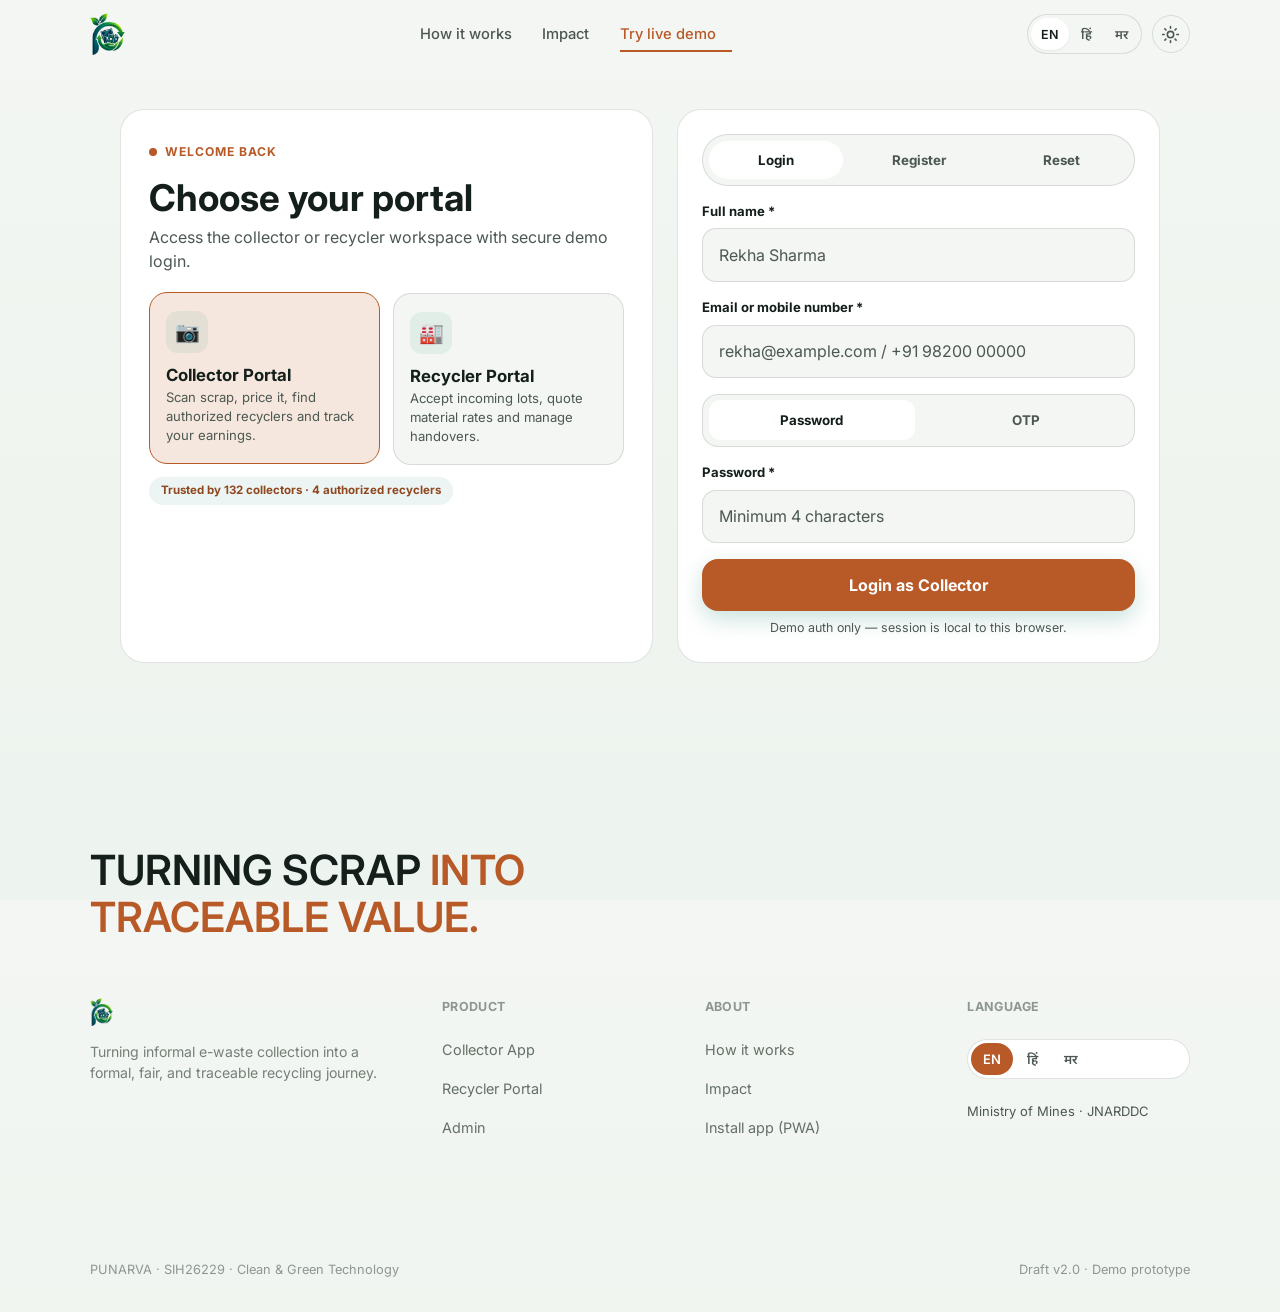
<file: pages/login.html>
<!DOCTYPE html>
<html lang="en" data-theme="light">
<head>
  <script>
    (function () {
      try {
        var t = localStorage.getItem("kc-theme");
        if (t === "dark" || t === "light") document.documentElement.setAttribute("data-theme", t);
      } catch (e) {}
    })();
  </script>
  <meta charset="UTF-8" />
  <meta name="viewport" content="width=device-width, initial-scale=1.0, viewport-fit=cover" />
  <title>Login — Kabadiwala Connect</title>
  <link rel="preconnect" href="https://fonts.googleapis.com" />
  <link rel="preconnect" href="https://fonts.gstatic.com" crossorigin />
  <link href="https://fonts.googleapis.com/css2?family=Space+Grotesk:wght@500;600;700&family=Inter:wght@400;500;600;700&family=Noto+Sans:wght@400;500;600;700&display=swap" rel="stylesheet" />
  <link rel="stylesheet" href="../css/design-system.css" />
  <link rel="stylesheet" href="../css/styles.css" />
  <link rel="stylesheet" href="../css/page-theme.css" />
  <style>
    body {
      background: linear-gradient(180deg, var(--color-surface) 0%, #edf3ee 100%);
      min-height: 100vh;
    }
    .login-wrap {
      max-width: 1120px;
      margin: 0 auto;
      padding: 2.5rem clamp(1.25rem, 4vw, 2.5rem) 4rem;
    }
    .login-shell {
      display: grid;
      grid-template-columns: 1.05fr 0.95fr;
      gap: 1.5rem;
      align-items: stretch;
    }
    @media (max-width: 900px) {
      .login-shell { grid-template-columns: 1fr; }
    }
    .portal-chooser, .auth-card {
      background: var(--color-surface-elevated);
      border: 1px solid var(--color-border);
      border-radius: 24px;
      box-shadow: var(--shadow-md);
    }
    .portal-chooser {
      padding: 1.75rem;
    }
    .panel-kicker {
      display: inline-flex;
      align-items: center;
      gap: 0.5rem;
      font-size: 0.76rem;
      font-weight: 700;
      letter-spacing: .08em;
      text-transform: uppercase;
      color: var(--color-go);
      margin-bottom: 1rem;
    }
    .panel-kicker::before {
      content: "";
      width: 8px;
      height: 8px;
      border-radius: 50%;
      background: var(--color-go);
      display: inline-block;
    }
    .portal-picker {
      display: grid;
      grid-template-columns: repeat(2, minmax(0, 1fr));
      gap: 0.85rem;
      margin-top: 1.25rem;
    }
    @media (max-width: 540px) { .portal-picker { grid-template-columns: 1fr; } }
    .portal-btn {
      padding: 1.1rem 1rem;
      border-radius: 18px;
      border: 1.5px solid var(--color-border);
      background: var(--color-surface);
      text-align: left;
      transition: all 0.18s ease;
      cursor: pointer;
    }
    .portal-btn:hover, .portal-btn.active {
      border-color: var(--color-go);
      background: var(--color-go-light);
      transform: translateY(-1px);
      box-shadow: var(--shadow-sm);
    }
    .portal-btn .mini-icon {
      width: 42px;
      height: 42px;
      border-radius: 12px;
      background: rgba(14, 124, 102, 0.08);
      display: grid;
      place-items: center;
      font-size: 1.25rem;
      margin-bottom: 0.75rem;
    }
    .portal-btn strong {
      display: block;
      font-size: 1.05rem;
      margin-bottom: 0.2rem;
      color: var(--color-text);
    }
    .portal-btn span {
      display: block;
      color: var(--color-text-muted);
      font-size: 0.82rem;
      line-height: 1.45;
    }
    .auth-card {
      padding: 1.5rem;
      display: flex;
      flex-direction: column;
    }
    .mode-tabs {
      display: grid;
      grid-template-columns: repeat(3, 1fr);
      gap: 0.5rem;
      background: var(--color-surface);
      border: 1px solid var(--color-border);
      border-radius: 999px;
      padding: 0.35rem;
      margin-bottom: 1rem;
    }
    .mode-tab {
      border: 0;
      border-radius: 999px;
      background: transparent;
      padding: 0.7rem 0.4rem;
      font-weight: 700;
      color: var(--color-text-muted);
      cursor: pointer;
    }
    .mode-tab.active {
      background: var(--color-surface-elevated);
      color: var(--color-text);
      box-shadow: var(--shadow-sm);
    }
    .auth-form {
      display: grid;
      gap: 1rem;
    }
    .field { display: grid; gap: 0.45rem; }
    label {
      font-size: 0.82rem;
      font-weight: 700;
      color: var(--color-text);
    }
    input {
      min-height: 48px;
      border-radius: 14px;
      border: 1.5px solid var(--color-border);
      background: var(--color-surface);
      padding: 0.85rem 1rem;
      font: inherit;
      color: var(--color-text);
    }
    input:focus {
      outline: none;
      border-color: var(--color-go);
      box-shadow: 0 0 0 3px rgba(14,124,102,0.12);
    }
    .method-toggle {
      display: grid;
      grid-template-columns: repeat(2, 1fr);
      gap: 0.5rem;
      padding: 0.35rem;
      background: var(--color-surface);
      border: 1px solid var(--color-border);
      border-radius: 16px;
    }
    .method-btn {
      border: 0;
      border-radius: 12px;
      background: transparent;
      color: var(--color-text-muted);
      padding: 0.75rem 0.5rem;
      font-weight: 700;
      cursor: pointer;
    }
    .method-btn.active {
      background: var(--color-surface-elevated);
      color: var(--color-text);
      box-shadow: var(--shadow-sm);
    }
    .otp-box {
      padding: 0.75rem 0.85rem;
      background: var(--color-surface);
      border: 1px solid var(--color-border);
      border-radius: 16px;
      display: grid;
      gap: 0.7rem;
    }
    .otp-row {
      display: flex;
      align-items: center;
      justify-content: space-between;
      gap: 0.75rem;
      flex-wrap: wrap;
    }
    .tiny-btn {
      border: 0;
      border-radius: 999px;
      background: var(--color-go);
      color: white;
      font-weight: 700;
      padding: 0.7rem 1rem;
      cursor: pointer;
    }
    .tiny-btn.secondary {
      background: rgba(14,124,102,0.08);
      color: var(--color-go-dark);
    }
    .auth-button {
      min-height: 52px;
      border: 0;
      border-radius: 16px;
      background: var(--color-go);
      color: white;
      font: inherit;
      font-weight: 700;
      cursor: pointer;
      box-shadow: 0 8px 22px rgba(14,124,102,0.22);
    }
    .helper {
      font-size: 0.78rem;
      color: var(--color-text-muted);
      text-align: center;
      margin-top: 0.5rem;
    }
    .alert {
      border-radius: 14px;
      padding: 0.8rem 0.9rem;
      font-weight: 600;
      font-size: 0.85rem;
    }
    .alert.error { background: var(--color-hazard-bg); color: var(--color-hazard); }
    .alert.info { background: var(--color-info-bg); color: var(--color-go-dark); }
    .screen-title {
      margin: 0 0 0.35rem;
      font-size: clamp(1.7rem, 3vw, 2.3rem);
      font-family: var(--font-display);
      color: var(--color-text);
      line-height: 1.15;
    }
    .screen-sub {
      margin: 0 0 1rem;
      color: var(--color-text-muted);
    }
    .mini-meta {
      display: inline-flex;
      align-items: center;
      gap: 0.4rem;
      margin-top: 0.75rem;
      padding: 0.35rem 0.75rem;
      border-radius: 999px;
      background: rgba(14,124,102,0.08);
      color: var(--color-go-dark);
      font-weight: 700;
      font-size: 0.72rem;
    }

    /* ---------- Footer (identical to the homepage) ---------- */
    .site-footer{background:transparent; color:var(--ink-dim); padding:5.5rem 0 2rem; border-top:1px solid var(--border); margin-top:2rem;}
    .site-footer .container{max-width:1180px; margin:0 auto; padding:0 clamp(1.25rem,4vw,2.5rem);}
    .footer-statement{font-family:var(--font-display); font-weight:600; font-size:clamp(1.7rem,3.6vw,2.6rem); line-height:1.15; margin-bottom:3.5rem; max-width:36rem; color:var(--ink);}
    .footer-statement .accent{color:var(--copper);}
    .footer-grid{display:grid; grid-template-columns:1.4fr 1fr 1fr 1fr; gap:2.5rem; padding-bottom:3rem; border-bottom:1px solid var(--border);}
    @media (max-width:760px){ .footer-grid{grid-template-columns:1fr 1fr;} }
    .footer-brand .logo{margin-bottom:.9rem; display:flex; align-items:center;}
    .footer-brand .brand-logo{height:28px; width:auto;}
    .footer-brand p{color:var(--ink-dim); font-size:.88rem; max-width:20rem;}
    .footer-col h4{font-size:.78rem; font-weight:700; letter-spacing:.03em; color:var(--ink-faint); margin:0 0 .9rem;}
    .footer-col a{display:block; font-size:.9rem; color:var(--ink-dim); margin-bottom:.65rem; text-decoration:none;}
    .footer-col a:hover{color:var(--copper);}
    .footer-bottom{display:flex; justify-content:space-between; flex-wrap:wrap; gap:.6rem; padding-top:1.4rem; font-size:.8rem; color:var(--ink-faint);}
  </style>
</head>
<body>
  <div id="kc-nav"></div>

  <main class="login-wrap">
    <div class="login-shell">
      <section class="portal-chooser" aria-label="Choose portal">
        <div class="panel-kicker">Welcome back</div>
        <h1 class="screen-title">Choose your portal</h1>
        <p class="screen-sub">Access the collector or recycler workspace with secure demo login.</p>

        <div class="portal-picker">
          <button type="button" class="portal-btn active" data-portal="collector">
            <div class="mini-icon">📷</div>
            <strong>Collector Portal</strong>
            <span>Scan scrap, price it, find authorized recyclers and track your earnings.</span>
          </button>
          <button type="button" class="portal-btn" data-portal="recycler">
            <div class="mini-icon">🏭</div>
            <strong>Recycler Portal</strong>
            <span>Accept incoming lots, quote material rates and manage handovers.</span>
          </button>
        </div>

        <div class="mini-meta">Trusted by 132 collectors · 4 authorized recyclers</div>
      </section>

      <section class="auth-card" aria-live="polite">
        <div class="mode-tabs" role="tablist" aria-label="Authentication mode">
          <button type="button" class="mode-tab active" data-mode="login">Login</button>
          <button type="button" class="mode-tab" data-mode="register">Register</button>
          <button type="button" class="mode-tab" data-mode="forgot">Reset</button>
        </div>

        <form class="auth-form" id="authForm">
          <div class="field" data-field="name">
            <label for="nameInput">Full name *</label>
            <input id="nameInput" type="text" placeholder="Rekha Sharma" autocomplete="name" />
          </div>

          <div class="field">
            <label for="contactInput">Email or mobile number *</label>
            <input id="contactInput" type="text" placeholder="rekha@example.com / +91 98200 00000" autocomplete="username" />
          </div>

          <div class="method-toggle" role="group" aria-label="Authentication method">
            <button type="button" class="method-btn active" data-method="password">Password</button>
            <button type="button" class="method-btn" data-method="otp">OTP</button>
          </div>

          <div class="field" data-password-field>
            <label for="passInput">Password *</label>
            <input id="passInput" type="password" placeholder="Minimum 4 characters" autocomplete="current-password" />
          </div>

          <div class="otp-box hidden" data-otp-box>
            <div class="otp-row">
              <strong>Verify with OTP</strong>
              <button type="button" class="tiny-btn secondary" id="sendOtpBtn">Send OTP</button>
            </div>
            <div class="field">
              <label for="otpInput">6-digit code *</label>
              <input id="otpInput" type="text" maxlength="6" inputmode="numeric" placeholder="••••••" />
            </div>
          </div>

          <div id="alertBox" class="alert info" style="display:none"></div>

          <button type="submit" class="auth-button" id="submitBtn">Login as Collector</button>
        </form>

        <div class="helper">Demo auth only — session is local to this browser.</div>
      </section>
    </div>
  </main>

  <!-- ==================== FOOTER (same as homepage) ==================== -->
  <footer class="site-footer">
    <div class="container">
      <div class="footer-statement">
        <span data-i18n="foot_l1">Turning scrap into</span> <span class="accent" data-i18n="foot_l2">traceable value.</span>
      </div>
      <div class="footer-grid">
        <div class="footer-brand">
          <div class="logo" style="color:var(--ink);">
            <img class="brand-logo" src="../assets/punarva-logo.png" alt="PUNARVA" />
          </div>
          <p data-i18n="footer_tagline">Turning informal e-waste collection into a formal, fair and traceable recycling journey.</p>
        </div>
        <div class="footer-col">
          <h4 data-i18n="footer_product">Product</h4>
          <a href="collector-portal.html" data-i18n="nav_collector">Collector App</a>
          <a href="recycler.html" data-i18n="nav_recycler">Recycler Portal</a>
          <a href="admin.html" data-i18n="nav_admin">Admin Dashboard</a>
        </div>
        <div class="footer-col">
          <h4 data-i18n="footer_about">About</h4>
          <a href="../index.html#how" data-i18n="nav_how">How it works</a>
          <a href="../index.html#network" data-i18n="nav_impact">Impact</a>
          <a href="collector-portal.html" data-i18n="footer_install">Install app (PWA)</a>
        </div>
        <div class="footer-col">
          <h4 data-i18n="footer_language">Language</h4>
          <div class="lang-toggle" role="group" aria-label="Language">
            <button class="lang-btn active" data-lang="en">EN</button>
            <button class="lang-btn" data-lang="hi">हिं</button>
            <button class="lang-btn" data-lang="mr">मर</button>
          </div>
          <span style="display:block; margin-top:1rem; font-size:0.8125rem; color:var(--ink-faint);">Ministry of Mines · JNARDDC</span>
        </div>
      </div>
      <div class="footer-bottom">
        <span>PUNARVA · SIH26229 · Clean &amp; Green Technology</span>
        <span>Draft v2.0 · Demo prototype</span>
      </div>
    </div>
  </footer>

  <script src="../js/nav.js"></script>
  <script src="../js/i18n.js"></script>
  <script>
    const portalButtons = document.querySelectorAll('.portal-btn');
    const modeButtons = document.querySelectorAll('.mode-tab');
    const methodButtons = document.querySelectorAll('.method-btn');
    const submitBtn = document.getElementById('submitBtn');
    const alertBox = document.getElementById('alertBox');
    const nameField = document.querySelector('[data-field="name"]');
    const passField = document.querySelector('[data-password-field]');
    const otpBox = document.querySelector('[data-otp-box]');
    const sendOtpBtn = document.getElementById('sendOtpBtn');
    const nameInput = document.getElementById('nameInput');
    const contactInput = document.getElementById('contactInput');
    const passInput = document.getElementById('passInput');
    const otpInput = document.getElementById('otpInput');

    let activePortal = 'collector';
    let activeMode = 'login';
    let activeMethod = 'password';

    function setAlert(message, type) {
      if (!message) {
        alertBox.style.display = 'none';
        alertBox.textContent = '';
        return;
      }
      alertBox.textContent = message;
      alertBox.className = 'alert ' + type;
      alertBox.style.display = 'block';
    }

    function syncPortalText() {
      const label = activePortal === 'collector' ? 'Collector' : 'Recycler';
      const action = activeMode === 'login' ? 'Login' : activeMode === 'register' ? 'Create account' : 'Reset password';
      submitBtn.textContent = action + ' as ' + label;
    }

    function syncFields() {
      const modeNeedsName = activeMode !== 'forgot';
      nameField.style.display = modeNeedsName ? 'grid' : 'none';
      passField.style.display = activeMethod === 'password' ? 'grid' : 'none';
      otpBox.style.display = activeMethod === 'otp' ? 'grid' : 'none';
      syncPortalText();
    }

    portalButtons.forEach((button) => {
      button.addEventListener('click', () => {
        portalButtons.forEach((btn) => btn.classList.toggle('active', btn === button));
        activePortal = button.dataset.portal;
        setAlert('', 'info');
        syncPortalText();
      });
    });

    modeButtons.forEach((button) => {
      button.addEventListener('click', () => {
        modeButtons.forEach((btn) => btn.classList.toggle('active', btn === button));
        activeMode = button.dataset.mode;
        setAlert('', 'info');
        syncFields();
      });
    });

    methodButtons.forEach((button) => {
      button.addEventListener('click', () => {
        methodButtons.forEach((btn) => btn.classList.toggle('active', btn === button));
        activeMethod = button.dataset.method;
        setAlert('', 'info');
        syncFields();
      });
    });

    sendOtpBtn.addEventListener('click', () => {
      if (!contactInput.value.trim()) {
        setAlert('Enter a valid email or mobile number first.', 'error');
        return;
      }
      setAlert('OTP sent to ' + contactInput.value.trim() + ' (demo mode).', 'info');
    });

    document.getElementById('authForm').addEventListener('submit', function (event) {
      event.preventDefault();
      const nameOk = activeMode === 'forgot' ? true : nameInput.value.trim().length >= 2;
      const contactOk = contactInput.value.trim().length >= 4;
      const passOk = activeMethod === 'password' ? passInput.value.trim().length >= 4 : true;
      const otpOk = activeMethod === 'otp' ? otpInput.value.trim().length === 6 : true;

      if (!nameOk) {
        setAlert('Please enter your full name to continue.', 'error');
        return;
      }
      if (!contactOk) {
        setAlert('Enter a valid email address or mobile number.', 'error');
        return;
      }
      if (!passOk || !otpOk) {
        setAlert('Complete the required authentication details before continuing.', 'error');
        return;
      }

      setAlert(activePortal === 'collector' ? 'Collector portal access granted.' : 'Recycler portal access granted.', 'info');
      const target = activePortal === 'collector' ? '../pages/collector-portal.html' : '../pages/recycler.html';
      setTimeout(function () { window.location.href = target; }, 500);
    });

    syncFields();
  </script>
</body>
</html>
</file>
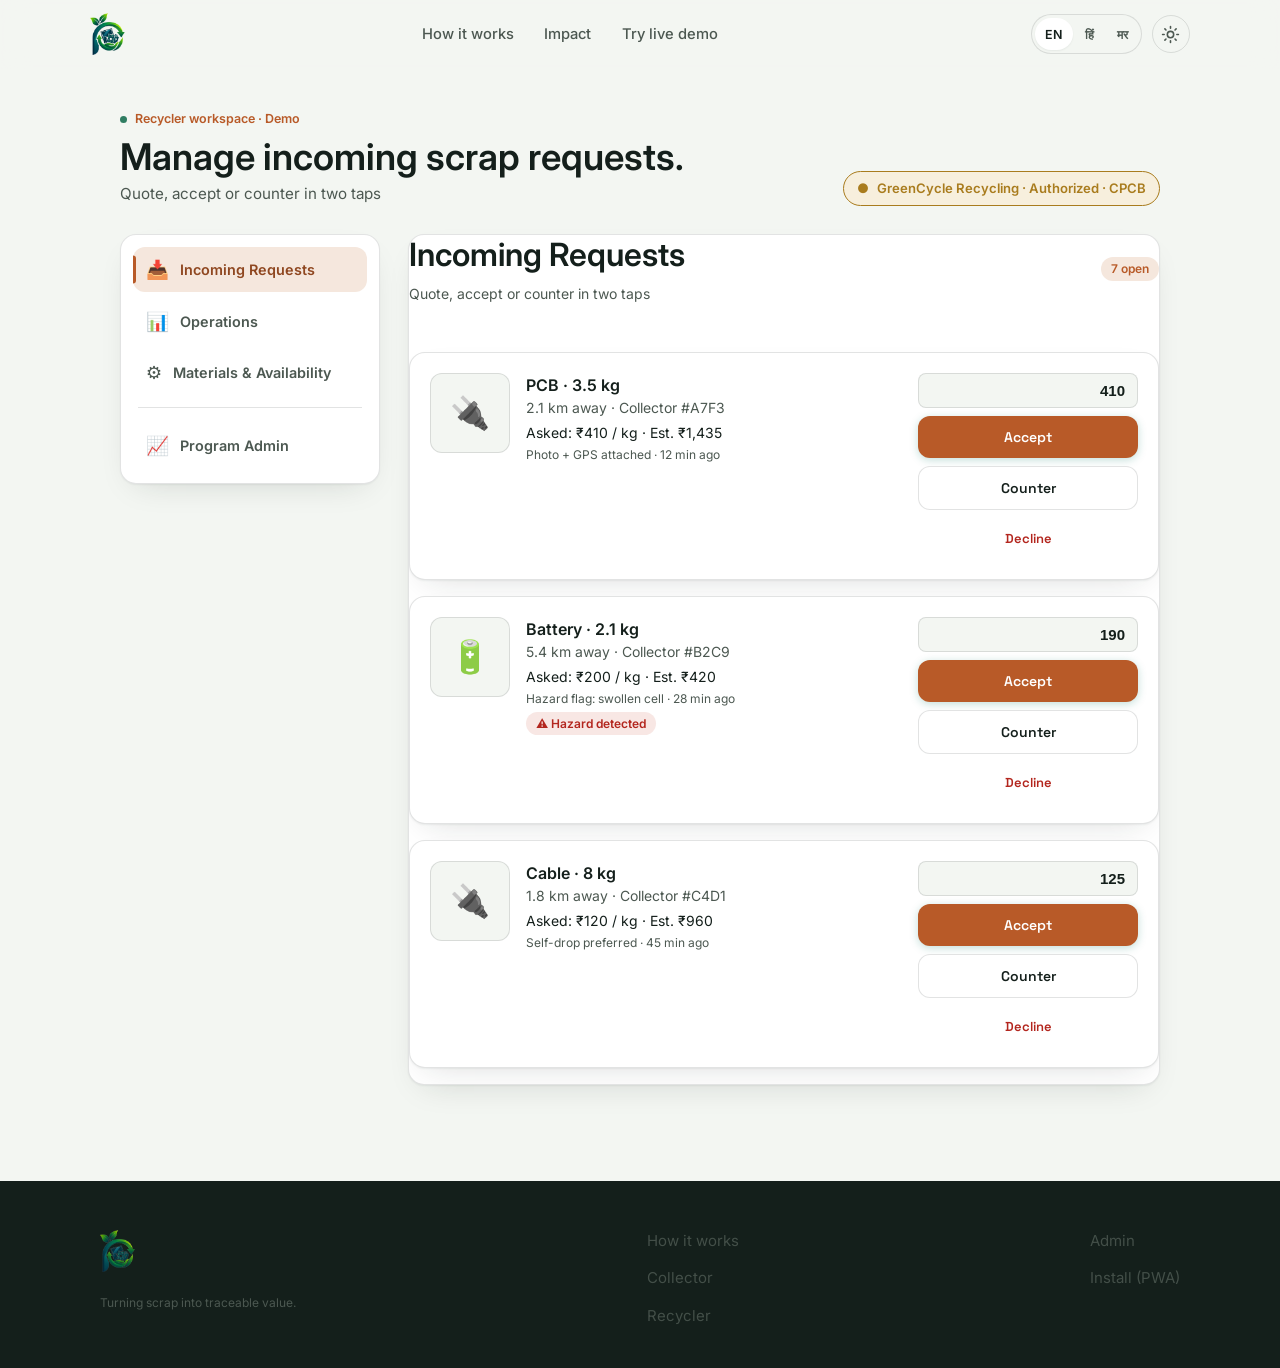
<file: pages/recycler.html>
<!DOCTYPE html>
<html lang="en" data-theme="light">
<head>
  <script>
    /* Apply saved theme before paint to avoid a flash (shared with landing). */
    (function () {
      try {
        var t = localStorage.getItem("kc-theme");
        if (t === "dark" || t === "light") document.documentElement.setAttribute("data-theme", t);
      } catch (e) {}
    })();
  </script>
  <meta charset="UTF-8" />
  <meta name="viewport" content="width=device-width, initial-scale=1.0" />
  <title>Recycler Portal — PUNARVA</title>
  <link rel="preconnect" href="https://fonts.googleapis.com" />
  <link rel="preconnect" href="https://fonts.gstatic.com" crossorigin />
  <link href="https://fonts.googleapis.com/css2?family=Space+Grotesk:wght@500;600;700&family=Inter:wght@400;500;600;700&display=swap" rel="stylesheet" />
  <link rel="stylesheet" href="../css/design-system.css" />
  <link rel="stylesheet" href="../css/styles.css" />
  <link rel="stylesheet" href="../css/page-theme.css" />
  <style>
    /* demo-bar layout tweaks (colors come from page-theme.css) */
    .demo-bar {
      padding: 0.5rem 1.25rem;
      font-size: 0.75rem;
      display: flex;
      align-items: center;
      justify-content: space-between;
    }
    .ops-strip {
      display: grid;
      grid-template-columns: repeat(3, 1fr);
      gap: 1rem;
      margin-bottom: 1.75rem;
    }
    .ops-card {
      background: var(--color-surface-elevated);
      border: 1px solid var(--color-border);
      border-radius: var(--radius-lg);
      padding: 1.25rem;
      text-align: center;
    }
    .ops-card .num {
      font-size: 1.75rem;
      font-weight: 700;
    }
    .mat-row {
      display: flex;
      align-items: center;
      justify-content: space-between;
      padding: 0.875rem 1rem;
      background: var(--color-surface-elevated);
      border: 1px solid var(--color-border);
      border-radius: var(--radius-md);
      margin-bottom: 0.5rem;
    }
    .toggle {
      width: 44px;
      height: 24px;
      background: var(--color-border);
      border-radius: 12px;
      position: relative;
      cursor: pointer;
      transition: background 0.2s;
    }
    .toggle.on { background: var(--color-go); }
    .toggle::after {
      content: "";
      position: absolute;
      width: 18px;
      height: 18px;
      background: white;
      border-radius: 50%;
      top: 3px;
      left: 3px;
      transition: left 0.2s;
    }
    .toggle.on::after { left: 23px; }
    .kc-panel .portal-main { padding: 0; background: transparent; }
    .kc-panel .portal-header { padding: 0 0 1.25rem; }
    @media (max-width: 700px) {
      .request-card { grid-template-columns: 64px 1fr; }
      .request-photo { width: 64px; height: 64px; }
      .request-actions { grid-column: 1 / -1; min-width: 0; }
    }
  </style>
</head>
<body class="kc-desktop">
  <!-- Shared navigation (single source: js/nav.js) -->
  <div id="kc-nav"></div>

  <div class="kc-page">
    <div class="kc-page-head">
      <div>
        <span class="kc-eyebrow">Recycler workspace · Demo</span>
        <h1>Manage incoming scrap requests.</h1>
        <p>Quote, accept or counter in two taps</p>
      </div>
      <span class="kc-offline"><span>●</span><span>GreenCycle Recycling · Authorized · CPCB</span></span>
    </div>

    <div class="kc-workspace">
      <aside class="kc-rail" aria-label="Sections">
        <button class="rail-item active" type="button" data-panel="incoming" onclick="showPanel('incoming')"><span class="icon">📥</span><span>Incoming Requests</span></button>
        <button class="rail-item" type="button" data-panel="ops" onclick="showPanel('ops')"><span class="icon">📊</span><span>Operations</span></button>
        <button class="rail-item" type="button" data-panel="materials" onclick="showPanel('materials')"><span class="icon">⚙️</span><span>Materials &amp; Availability</span></button>
        <div class="kc-rail-sep"></div>
        <a class="rail-item" href="../pages/admin.html"><span class="icon">📈</span><span>Program Admin</span></a>
      </aside>

      <div class="kc-stage">
        <div class="kc-panel">
          <main class="portal-main">
      <!-- Incoming -->
      <div id="panel-incoming">
        <div class="portal-header">
          <div>
            <h1 class="heading-1">Incoming Requests</h1>
            <p class="body-sm text-muted mt-1">Quote, accept or counter in two taps</p>
          </div>
          <span class="badge badge-go">7 open</span>
        </div>

        <!-- Request 1 -->
        <div class="request-card">
          <div class="request-photo">🔌</div>
          <div>
            <div style="font-weight: 600;">PCB · 3.5 kg</div>
            <div class="body-sm text-muted">2.1 km away · Collector #A7F3</div>
            <div class="body-sm mt-1">Asked: ₹410 / kg · Est. ₹1,435</div>
            <div class="caption mt-1">Photo + GPS attached · 12 min ago</div>
          </div>
          <div class="request-actions">
            <input type="text" class="quote-input" value="410" placeholder="₹ / kg" />
            <button class="btn btn-primary" style="min-height: 36px; font-size: 0.875rem;" onclick="acceptReq(this)">Accept</button>
            <button class="btn btn-secondary" style="min-height: 36px; font-size: 0.875rem;" onclick="counterReq(this)">Counter</button>
            <button class="btn btn-ghost" style="min-height: 32px; font-size: 0.8125rem; color: var(--color-hazard);" onclick="declineReq(this)">Decline</button>
          </div>
        </div>

        <!-- Request 2 -->
        <div class="request-card">
          <div class="request-photo">🔋</div>
          <div>
            <div style="font-weight: 600;">Battery · 2.1 kg</div>
            <div class="body-sm text-muted">5.4 km away · Collector #B2C9</div>
            <div class="body-sm mt-1">Asked: ₹200 / kg · Est. ₹420</div>
            <div class="caption mt-1">Hazard flag: swollen cell · 28 min ago</div>
            <span class="badge badge-hazard mt-1">⚠ Hazard detected</span>
          </div>
          <div class="request-actions">
            <input type="text" class="quote-input" value="190" placeholder="₹ / kg" />
            <button class="btn btn-primary" style="min-height: 36px; font-size: 0.875rem;" onclick="acceptReq(this)">Accept</button>
            <button class="btn btn-secondary" style="min-height: 36px; font-size: 0.875rem;" onclick="counterReq(this)">Counter</button>
            <button class="btn btn-ghost" style="min-height: 32px; font-size: 0.8125rem; color: var(--color-hazard);" onclick="declineReq(this)">Decline</button>
          </div>
        </div>

        <!-- Request 3 -->
        <div class="request-card">
          <div class="request-photo">🔌</div>
          <div>
            <div style="font-weight: 600;">Cable · 8 kg</div>
            <div class="body-sm text-muted">1.8 km away · Collector #C4D1</div>
            <div class="body-sm mt-1">Asked: ₹120 / kg · Est. ₹960</div>
            <div class="caption mt-1">Self-drop preferred · 45 min ago</div>
          </div>
          <div class="request-actions">
            <input type="text" class="quote-input" value="125" placeholder="₹ / kg" />
            <button class="btn btn-primary" style="min-height: 36px; font-size: 0.875rem;" onclick="acceptReq(this)">Accept</button>
            <button class="btn btn-secondary" style="min-height: 36px; font-size: 0.875rem;" onclick="counterReq(this)">Counter</button>
            <button class="btn btn-ghost" style="min-height: 32px; font-size: 0.8125rem; color: var(--color-hazard);" onclick="declineReq(this)">Decline</button>
          </div>
        </div>
      </div>

      <!-- Operations -->
      <div id="panel-ops" class="hidden">
        <div class="portal-header">
          <div>
            <h1 class="heading-1">Operations Overview</h1>
            <p class="body-sm text-muted mt-1">Today’s workload at a glance</p>
          </div>
        </div>
        <div class="ops-strip">
          <div class="ops-card">
            <div class="num" style="color: var(--color-go);">4</div>
            <div class="body-sm text-muted">Active pickups</div>
          </div>
          <div class="ops-card">
            <div class="num" style="color: var(--color-caution);">3</div>
            <div class="body-sm text-muted">Pending handovers</div>
          </div>
          <div class="ops-card">
            <div class="num" style="color: var(--color-info);">42</div>
            <div class="body-sm text-muted">Completed (month)</div>
          </div>
        </div>
        <div class="card card-body">
          <h3 class="heading-3 mb-3">Recent handovers</h3>
          <div class="flex justify-between body-sm mb-2" style="padding-bottom: 0.5rem; border-bottom: 1px solid var(--color-border);">
            <span>LOT-A7F3 · PCB 3.5 kg</span>
            <span class="badge badge-go">Confirmed</span>
          </div>
          <div class="flex justify-between body-sm mb-2" style="padding-bottom: 0.5rem; border-bottom: 1px solid var(--color-border);">
            <span>LOT-B2C9 · Cable 8 kg</span>
            <span class="badge badge-go">Confirmed</span>
          </div>
          <div class="flex justify-between body-sm">
            <span>LOT-C4D1 · Motor 12 kg</span>
            <span class="badge badge-caution">Awaiting scan</span>
          </div>
        </div>
      </div>

      <!-- Materials -->
      <div id="panel-materials" class="hidden">
        <div class="portal-header">
          <div>
            <h1 class="heading-1">Materials & Availability</h1>
            <p class="body-sm text-muted mt-1">Changes feed the Matching Engine immediately</p>
          </div>
        </div>
        <div class="card card-body mb-4">
          <div class="flex justify-between items-center mb-3">
            <span class="heading-3">Pickup available</span>
            <div class="toggle on" id="pickupToggle" onclick="this.classList.toggle('on')"></div>
          </div>
          <div class="body-sm text-muted">Service radius: 15 km</div>
        </div>
        <h3 class="heading-3 mb-3">Materials accepted</h3>
        <div class="mat-row">
          <span>🔌 PCB</span>
          <div class="toggle on" onclick="this.classList.toggle('on')"></div>
        </div>
        <div class="mat-row">
          <span>🔌 Cable</span>
          <div class="toggle on" onclick="this.classList.toggle('on')"></div>
        </div>
        <div class="mat-row">
          <span>🔋 Battery</span>
          <div class="toggle on" onclick="this.classList.toggle('on')"></div>
        </div>
        <div class="mat-row">
          <span>⚙️ Motor</span>
          <div class="toggle on" onclick="this.classList.toggle('on')"></div>
        </div>
        <div class="mat-row">
          <span>🖥️ LCD</span>
          <div class="toggle" onclick="this.classList.toggle('on')"></div>
        </div>
        <div class="mat-row">
          <span>📺 CRT</span>
          <div class="toggle" onclick="this.classList.toggle('on')"></div>
        </div>
        <div class="mat-row">
          <span>🧴 Mixed plastic</span>
          <div class="toggle on" onclick="this.classList.toggle('on')"></div>
        </div>
      </div>
          </main>
        </div>
      </div>
    </div>
  </div>

  <script src="../js/nav.js"></script>
  <script src="../js/i18n.js"></script>
  <script src="../js/main.js"></script>
  <script>
    function showPanel(name) {
      ["incoming", "ops", "materials"].forEach(p => {
        const el = document.getElementById("panel-" + p);
        if (el) el.classList.toggle("hidden", p !== name);
      });
      document.querySelectorAll(".kc-rail .rail-item[data-panel]").forEach((a) => {
        a.classList.toggle("active", a.dataset.panel === name);
      });
      document.querySelectorAll(".portal-nav a").forEach((a, i) => {
        const names = ["incoming", "ops", "materials"];
        if (names[i]) a.classList.toggle("active", names[i] === name);
      });
    }

    function acceptReq(btn) {
      const card = btn.closest(".request-card");
      card.style.opacity = "0.5";
      card.style.pointerEvents = "none";
      if (window.KC) KC.showToast("Quote accepted · Collector notified");
    }

    function counterReq(btn) {
      if (window.KC) KC.showToast("Counter-offer sent");
    }

    function declineReq(btn) {
      const card = btn.closest(".request-card");
      card.remove();
      if (window.KC) KC.showToast("Request declined");
    }
  </script>
</body>
</html>
</file>
<file: css/design-system.css>
/* PUNARVA — Global Design System
   Central tokens and shared component primitives.
   This file defines colors, typography, radii, shadows and
   lightweight component rules (buttons, cards, header) that
   every page should share. It intentionally delegates
   palette specifics to page-theme.css so the landing remains
   the visual source of truth.
*/
:root{
  /* Color tokens (fallbacks) */
  --kc-bg: var(--bg, #F3F6F2);
  --kc-bg-2: var(--bg-2, #EAEEE7);
  --kc-surface: var(--panel, #FFFFFF);
  --kc-surface-elev: var(--panel-2, #F6F8F4);
  --kc-ink: var(--ink, #141F1B);
  --kc-ink-muted: var(--ink-dim, #4C5851);
  --kc-accent: var(--copper, #B85A28);
  --kc-accent-weak: var(--color-go-light, rgba(184,90,40,0.08));
  --kc-success: var(--color-go, #0E7C66);
  --kc-warning: var(--color-caution, #A97C1E);
  --kc-danger: var(--color-hazard, #B3261E);
  --kc-border: var(--border, rgba(20,31,27,0.12));

  /* Radius */
  --kc-radius-sm: var(--radius-s, 8px);
  --kc-radius-md: var(--radius-m, 12px);
  --kc-radius-lg: var(--radius-l, 16px);
  --kc-radius-pill: 9999px;

  /* Shadows */
  --kc-shadow-sm: var(--shadow-sm, 0 1px 2px rgba(0,0,0,0.06));
  --kc-shadow-md: var(--shadow-md, 0 6px 20px rgba(0,0,0,0.08));
  --kc-shadow-lg: var(--shadow-lg, 0 24px 60px rgba(0,0,0,0.12));

  /* Typography */
  --kc-font-body: var(--font-body, Inter, system-ui, -apple-system, 'Noto Sans', sans-serif);
  --kc-font-display: var(--font-display, 'Space Grotesk', Inter, system-ui, sans-serif);
  --kc-type-scale-1: clamp(2rem,4.5vw,3.6rem); /* H1 */
  --kc-type-scale-2: clamp(1.5rem,3.2vw,2.4rem); /* H2 */
  --kc-type-scale-3: 1.125rem; /* H3 */
  --kc-type-body: 1rem;
  --kc-type-small: 0.875rem;

  --kc-ease: cubic-bezier(.22,.68,0,1);
}

/* Base layout primitives */
html,body{height:100%;}
body{font-family:var(--kc-font-body); background:var(--kc-bg); color:var(--kc-ink); -webkit-font-smoothing:antialiased;}
.container{max-width:1180px; margin:0 auto; padding:0 1.25rem;}

/* Headings */
h1{font-family:var(--kc-font-display); font-weight:700; font-size:var(--kc-type-scale-1); margin:0 0 0.5rem;}
h2{font-family:var(--kc-font-display); font-weight:600; font-size:var(--kc-type-scale-2); margin:0 0 0.5rem;}
h3{font-weight:600; font-size:var(--kc-type-scale-3); margin:0 0 0.5rem;}

/* Buttons (shared) */
.btn{display:inline-flex; align-items:center; gap:.6rem; padding:.6rem 1rem; border-radius:var(--kc-radius-md); font-weight:600; font-family:var(--kc-font-display); transition:transform .18s var(--kc-ease), box-shadow .18s var(--kc-ease); cursor:pointer;}
.btn:active{transform:translateY(0) scale(.995);}
.btn-primary{background:var(--kc-accent); color:var(--kc-bg-2); box-shadow:0 8px 24px rgba(0,0,0,0.12);}
.btn-primary:hover{filter:brightness(.98); transform:translateY(-2px);}
.btn-secondary{background:var(--kc-surface-elev); color:var(--kc-ink); border:1.5px solid var(--kc-border);}
.btn-secondary:hover{border-color:var(--kc-accent); color:var(--kc-accent); transform:translateY(-2px);}
.btn-ghost{background:transparent; color:var(--kc-ink-muted);}
.btn-ghost:hover{color:var(--kc-ink); background:rgba(0,0,0,0.03);}
.btn-danger{background:var(--kc-danger); color:#fff;}

/* Cards & panels */
.card{background:var(--kc-surface-elev); border-radius:var(--kc-radius-lg); border:1px solid var(--kc-border); box-shadow:var(--kc-shadow-sm); overflow:hidden;}
.card-body{padding:1rem;}
.panel{background:var(--kc-surface); border-radius:var(--kc-radius-md); border:1px solid var(--kc-border); padding:1rem;}
.metric-card{padding:1rem; text-align:center;}

/* Site header / nav — minimal base to ensure equality across pages */
.site-header{position:sticky; top:0; z-index:100; background:color-mix(in srgb, var(--kc-bg) 88%, transparent); backdrop-filter:blur(8px); border-bottom:1px solid transparent; transition:background .25s var(--kc-ease), border-color .25s var(--kc-ease);}
.site-header .header-inner{display:flex; align-items:center; justify-content:space-between; gap:1rem; padding:0 1.25rem; height:68px;}
.site-header .logo{display:flex; align-items:center; font-family:var(--kc-font-display); font-weight:700; color:var(--kc-ink); text-decoration:none;}
.brand-logo{display:block; width:auto; height:42px; object-fit:contain; flex-shrink:0;}
.brand-logo--loader{height:min(300px, 78vw); max-width:78vw;}
html[data-theme="dark"] .brand-logo{background:transparent; border-radius:0;}
.site-nav{display:flex; gap:1.25rem; align-items:center;}
.site-nav a{color:var(--kc-ink-muted); text-decoration:none; font-weight:600; padding:.25rem 0; position:relative;}
.site-nav a:hover{color:var(--kc-ink);} 
.site-nav a.current{color:var(--kc-accent);} 

.header-actions{display:flex; gap:.5rem; align-items:center;}
.theme-toggle{width:36px; height:36px; border-radius:50%; display:inline-flex; align-items:center; justify-content:center; border:1px solid var(--kc-border); background:transparent; color:var(--kc-ink-muted);}

/* Utilities */
.flex{display:flex;} .items-center{align-items:center;} .justify-between{justify-content:space-between;} .mt-1{margin-top:.5rem;} .mb-1{margin-bottom:.5rem;} .mb-2{margin-bottom:1rem;} .text-muted{color:var(--kc-ink-muted);} .badge{display:inline-flex; align-items:center; padding:.25rem .6rem; border-radius:var(--kc-radius-pill); font-weight:700;}

/* Accessibility: reduced motion */
@media (prefers-reduced-motion: reduce){*{transition:none !important; animation:none !important;}}

/* Responsive helpers */
@media (max-width:880px){ .site-nav{display:none;} .nav-menu-btn{display:inline-flex;} }
@media (max-width:720px){ .brand-logo{height:36px;} }

/* Footer */
.site-footer{background:var(--kc-surface); border-top:1px solid var(--kc-border); padding:2rem 0; margin-top:2rem;}
.site-footer .footer-inner{display:flex; gap:2rem; align-items:flex-start; justify-content:space-between;}
.site-footer .footer-col{display:flex; flex-direction:column; gap:.45rem;}
.site-footer .footer-col a{color:var(--kc-ink-muted); text-decoration:none;}
.site-footer .logo{font-weight:700;}
.site-footer .caption{color:var(--kc-ink-muted); margin-top:.5rem;}

@media (max-width:720px){ .site-footer .footer-inner{flex-direction:column; gap:1rem;} }

/* End design system */
</file>
<file: css/styles.css>
/* ============================================================
   Kabadiwala Connect — Design System
   ============================================================ */

:root {
  /* Brand Colors (from PRD) */
  --color-go: #0E7C66;
  --color-go-dark: #0A5C4C;
  --color-go-light: #E6F5F1;
  --color-text: #1A1A1A;
  --color-text-muted: #5A5A5A;
  --color-surface: #F5F2E9;
  --color-surface-elevated: #FFFFFF;
  --color-caution: #E0A458;
  --color-caution-bg: #FDF6EC;
  --color-hazard: #B3261E;
  --color-hazard-bg: #FCECEA;
  --color-info: #0891A8;
  --color-info-bg: #E6F7FA;
  --color-border: #E5E0D5;
  --color-offline: #6B7280;

  /* Typography */
  --font-sans: "Inter", "Noto Sans", system-ui, -apple-system, sans-serif;
  --font-display: "Inter", system-ui, sans-serif;

  /* Spacing & Radius */
  --radius-sm: 8px;
  --radius-md: 12px;
  --radius-lg: 16px;
  --radius-xl: 24px;
  --radius-full: 9999px;

  /* Shadows */
  --shadow-sm: 0 1px 2px rgba(26, 26, 26, 0.05);
  --shadow-md: 0 4px 12px rgba(26, 26, 26, 0.08);
  --shadow-lg: 0 12px 32px rgba(26, 26, 26, 0.12);

  /* Touch targets */
  --touch-min: 44px;
}

*,
*::before,
*::after {
  box-sizing: border-box;
  margin: 0;
  padding: 0;
}

html {
  scroll-behavior: smooth;
  -webkit-text-size-adjust: 100%;
}

body {
  font-family: var(--font-sans);
  background: var(--color-surface);
  color: var(--color-text);
  line-height: 1.5;
  min-height: 100vh;
  -webkit-font-smoothing: antialiased;
}

img {
  max-width: 100%;
  display: block;
}

a {
  color: inherit;
  text-decoration: none;
}

button {
  font-family: inherit;
  cursor: pointer;
  border: none;
  background: none;
}

/* ============================================================
   Typography
   ============================================================ */

.display {
  font-size: clamp(2rem, 5vw, 3rem);
  font-weight: 700;
  line-height: 1.15;
  letter-spacing: -0.02em;
}

.heading-1 {
  font-size: clamp(1.5rem, 3vw, 2rem);
  font-weight: 600;
  line-height: 1.25;
}

.heading-2 {
  font-size: 1.25rem;
  font-weight: 600;
  line-height: 1.3;
}

.heading-3 {
  font-size: 1.125rem;
  font-weight: 600;
}

.body {
  font-size: 1rem;
  line-height: 1.6;
}

.body-sm {
  font-size: 0.875rem;
  line-height: 1.5;
}

.caption {
  font-size: 0.75rem;
  line-height: 1.4;
  color: var(--color-text-muted);
}

.price {
  font-size: clamp(1.75rem, 4vw, 2.5rem);
  font-weight: 700;
  letter-spacing: -0.02em;
  color: var(--color-go);
}

/* ============================================================
   Layout
   ============================================================ */

.container {
  width: 100%;
  max-width: 1120px;
  margin: 0 auto;
  padding: 0 1.25rem;
}

.section {
  padding: 4rem 0;
}

.section-sm {
  padding: 2.5rem 0;
}

/* ============================================================
   Buttons
   ============================================================ */

.btn {
  display: inline-flex;
  align-items: center;
  justify-content: center;
  gap: 0.5rem;
  min-height: var(--touch-min);
  padding: 0.75rem 1.5rem;
  font-size: 1rem;
  font-weight: 600;
  border-radius: var(--radius-md);
  transition: all 0.15s ease;
  white-space: nowrap;
}

.btn-primary {
  background: var(--color-go);
  color: white;
  box-shadow: 0 2px 8px rgba(14, 124, 102, 0.25);
}

.btn-primary:hover {
  background: var(--color-go-dark);
  transform: translateY(-1px);
  box-shadow: 0 4px 12px rgba(14, 124, 102, 0.35);
}

.btn-primary:active {
  transform: translateY(0);
}

.btn-secondary {
  background: var(--color-surface-elevated);
  color: var(--color-text);
  border: 1.5px solid var(--color-border);
}

.btn-secondary:hover {
  border-color: var(--color-go);
  color: var(--color-go);
}

.btn-ghost {
  background: transparent;
  color: var(--color-text-muted);
}

.btn-ghost:hover {
  color: var(--color-go);
  background: var(--color-go-light);
}

.btn-lg {
  min-height: 52px;
  padding: 0.875rem 2rem;
  font-size: 1.0625rem;
  border-radius: var(--radius-lg);
}

.btn-icon {
  width: var(--touch-min);
  height: var(--touch-min);
  padding: 0;
  border-radius: var(--radius-md);
}

.btn-block {
  width: 100%;
}

/* ============================================================
   Cards
   ============================================================ */

.card {
  background: var(--color-surface-elevated);
  border-radius: var(--radius-lg);
  border: 1px solid var(--color-border);
  box-shadow: var(--shadow-sm);
  overflow: hidden;
}

.card-elevated {
  box-shadow: var(--shadow-md);
  border: none;
}

.card-body {
  padding: 1.25rem;
}

/* ============================================================
   Badges & Pills
   ============================================================ */

.badge {
  display: inline-flex;
  align-items: center;
  gap: 0.35rem;
  padding: 0.25rem 0.625rem;
  font-size: 0.75rem;
  font-weight: 600;
  border-radius: var(--radius-full);
  line-height: 1.3;
}

.badge-go {
  background: var(--color-go-light);
  color: var(--color-go);
}

.badge-caution {
  background: var(--color-caution-bg);
  color: #9A6B1F;
}

.badge-info {
  background: var(--color-info-bg);
  color: var(--color-info);
}

.badge-offline {
  background: #F3F4F6;
  color: var(--color-offline);
}

.badge-hazard {
  background: var(--color-hazard-bg);
  color: var(--color-hazard);
}

/* ============================================================
   Language Toggle
   ============================================================ */

.lang-toggle {
  display: inline-flex;
  background: var(--color-surface-elevated);
  border: 1.5px solid var(--color-border);
  border-radius: var(--radius-full);
  padding: 3px;
  gap: 2px;
}

/* Hero language toggle centred (PRD §8.1) */
.hero-lang {
  display: flex;
  width: max-content;
}

.lang-btn {
  padding: 0.4rem 0.75rem;
  font-size: 0.8125rem;
  font-weight: 600;
  border-radius: var(--radius-full);
  color: var(--color-text-muted);
  transition: all 0.15s ease;
  min-height: 32px;
}

.lang-btn.active {
  background: var(--color-go);
  color: white;
}

.lang-btn:hover:not(.active) {
  color: var(--color-text);
}

/* ============================================================
   Header / Nav
   ============================================================ */

.site-header {
  position: sticky;
  top: 0;
  z-index: 100;
  background: rgba(245, 242, 233, 0.92);
  backdrop-filter: blur(12px);
  border-bottom: 1px solid var(--color-border);
}

.header-inner {
  display: flex;
  align-items: center;
  justify-content: space-between;
  height: 64px;
  gap: 1rem;
}

.logo {
  display: flex;
  align-items: center;
  gap: 0.625rem;
  font-weight: 700;
  font-size: 1.125rem;
  color: var(--color-text);
}

.nav-links {
  display: none;
  align-items: center;
  gap: 1.75rem;
}

.nav-links a {
  font-size: 0.9375rem;
  font-weight: 500;
  color: var(--color-text-muted);
  transition: color 0.15s;
}

.nav-links a:hover {
  color: var(--color-go);
}

.header-actions {
  display: flex;
  align-items: center;
  gap: 0.75rem;
}

@media (min-width: 768px) {
  .nav-links {
    display: flex;
  }
}

/* ============================================================
   Hero
   ============================================================ */

.hero {
  padding: 3.5rem 0 4rem;
  text-align: center;
}

.hero-badge {
  display: inline-flex;
  align-items: center;
  gap: 0.5rem;
  margin-bottom: 1.5rem;
  padding: 0.375rem 0.875rem;
  background: var(--color-go-light);
  color: var(--color-go);
  border-radius: var(--radius-full);
  font-size: 0.8125rem;
  font-weight: 600;
}

.hero h1 {
  max-width: 18ch;
  margin: 0 auto 1.25rem;
}

.hero-sub {
  max-width: 36rem;
  margin: 0 auto 2.25rem;
  font-size: 1.125rem;
  color: var(--color-text-muted);
  line-height: 1.6;
}

.hero-ctas {
  display: flex;
  flex-wrap: wrap;
  justify-content: center;
  gap: 0.875rem;
  margin-bottom: 3rem;
}

.hero-visual {
  max-width: 720px;
  margin: 0 auto;
  position: relative;
}

.hero-card {
  background: var(--color-surface-elevated);
  border-radius: var(--radius-xl);
  box-shadow: var(--shadow-lg);
  border: 1px solid var(--color-border);
  overflow: hidden;
}

/* ============================================================
   Pipeline / How it Works
   ============================================================ */

.pipeline {
  display: grid;
  grid-template-columns: repeat(auto-fit, minmax(140px, 1fr));
  gap: 1rem;
}

.pipeline-step {
  text-align: center;
  padding: 1.25rem 0.75rem;
}

.pipeline-icon {
  width: 56px;
  height: 56px;
  margin: 0 auto 0.875rem;
  background: var(--color-go-light);
  border-radius: var(--radius-md);
  display: flex;
  align-items: center;
  justify-content: center;
  font-size: 1.5rem;
  color: var(--color-go);
}

.pipeline-step h3 {
  font-size: 0.9375rem;
  font-weight: 600;
  margin-bottom: 0.35rem;
}

.pipeline-step p {
  font-size: 0.8125rem;
  color: var(--color-text-muted);
  line-height: 1.4;
}

/* ============================================================
   Impact Counters
   ============================================================ */

.impact-grid {
  display: grid;
  grid-template-columns: repeat(auto-fit, minmax(200px, 1fr));
  gap: 1.25rem;
}

.impact-card {
  background: var(--color-surface-elevated);
  border-radius: var(--radius-lg);
  padding: 1.75rem 1.5rem;
  text-align: center;
  border: 1px solid var(--color-border);
}

.impact-value {
  font-size: 2.25rem;
  font-weight: 700;
  color: var(--color-go);
  letter-spacing: -0.02em;
  line-height: 1.1;
  margin-bottom: 0.35rem;
}

.impact-label {
  font-size: 0.9375rem;
  color: var(--color-text-muted);
  font-weight: 500;
}

.demo-label {
  display: inline-block;
  margin-top: 0.5rem;
  font-size: 0.6875rem;
  font-weight: 600;
  text-transform: uppercase;
  letter-spacing: 0.04em;
  color: var(--color-caution);
  background: var(--color-caution-bg);
  padding: 0.2rem 0.5rem;
  border-radius: 4px;
}

/* ============================================================
   Feature Panels
   ============================================================ */

.panel-grid {
  display: grid;
  grid-template-columns: 1fr;
  gap: 1.5rem;
}

@media (min-width: 768px) {
  .panel-grid {
    grid-template-columns: 1fr 1fr;
  }
}

.panel {
  background: var(--color-surface-elevated);
  border-radius: var(--radius-xl);
  padding: 2rem;
  border: 1px solid var(--color-border);
  display: flex;
  flex-direction: column;
}

.panel h2 {
  margin-bottom: 0.5rem;
}

.panel p {
  color: var(--color-text-muted);
  margin-bottom: 1.5rem;
  flex: 1;
}

.panel-preview {
  background: var(--color-surface);
  border-radius: var(--radius-md);
  padding: 1.25rem;
  margin-bottom: 1.5rem;
  border: 1px solid var(--color-border);
}

/* ============================================================
   Footer
   ============================================================ */

.site-footer {
  background: var(--color-text);
  color: #E5E0D5;
  padding: 3rem 0 2rem;
}

.footer-grid {
  display: grid;
  grid-template-columns: 1fr;
  gap: 2rem;
  margin-bottom: 2.5rem;
}

@media (min-width: 640px) {
  .footer-grid {
    grid-template-columns: 2fr 1fr 1fr 1fr;
  }
}

.footer-brand p {
  margin-top: 0.75rem;
  font-size: 0.9375rem;
  opacity: 0.75;
  max-width: 28ch;
}

.footer-col h4 {
  font-size: 0.8125rem;
  font-weight: 600;
  text-transform: uppercase;
  letter-spacing: 0.05em;
  margin-bottom: 1rem;
  opacity: 0.6;
}

.footer-col a {
  display: block;
  font-size: 0.9375rem;
  margin-bottom: 0.5rem;
  opacity: 0.85;
  transition: opacity 0.15s;
}

.footer-col a:hover {
  opacity: 1;
  color: white;
}

.footer-bottom {
  border-top: 1px solid rgba(255, 255, 255, 0.1);
  padding-top: 1.5rem;
  display: flex;
  flex-wrap: wrap;
  justify-content: space-between;
  gap: 1rem;
  font-size: 0.8125rem;
  opacity: 0.6;
}

/* ============================================================
   Collector App Shell (Mobile-first)
   ============================================================ */

.app-shell {
  max-width: 430px;
  margin: 0 auto;
  min-height: 100vh;
  background: var(--color-surface);
  position: relative;
  box-shadow: 0 0 0 1px var(--color-border);
}

@media (min-width: 480px) {
  .app-shell {
    min-height: calc(100vh - 2rem);
    margin: 1rem auto;
    border-radius: 24px;
    overflow: hidden;
  }
}

.app-header {
  display: flex;
  align-items: center;
  justify-content: space-between;
  padding: 0.875rem 1.25rem;
  background: var(--color-surface-elevated);
  border-bottom: 1px solid var(--color-border);
  position: sticky;
  top: 0;
  z-index: 50;
}

.app-header .logo {
  font-size: 1rem;
}

.offline-banner {
  display: flex;
  align-items: center;
  gap: 0.5rem;
  padding: 0.625rem 1.25rem;
  background: #F3F4F6;
  color: var(--color-offline);
  font-size: 0.8125rem;
  font-weight: 500;
}

.offline-banner.hidden {
  display: none;
}

.app-content {
  padding: 1.25rem;
  padding-bottom: 6rem;
}

/* Primary Scan button */
.scan-btn {
  display: flex;
  flex-direction: column;
  align-items: center;
  justify-content: center;
  gap: 0.75rem;
  width: 100%;
  min-height: 140px;
  background: linear-gradient(145deg, var(--color-go) 0%, var(--color-go-dark) 100%);
  color: white;
  border-radius: var(--radius-xl);
  box-shadow: 0 8px 24px rgba(14, 124, 102, 0.35);
  margin-bottom: 1.5rem;
  transition: transform 0.15s, box-shadow 0.15s;
}

.scan-btn:hover {
  transform: translateY(-2px);
  box-shadow: 0 12px 32px rgba(14, 124, 102, 0.4);
}

.scan-btn:active {
  transform: translateY(0);
}

.scan-btn .icon {
  font-size: 2.5rem;
}

.scan-btn .label {
  font-size: 1.25rem;
  font-weight: 700;
}

.scan-btn .hint {
  font-size: 0.8125rem;
  opacity: 0.85;
}

/* Secondary action grid */
.action-grid {
  display: grid;
  grid-template-columns: 1fr 1fr;
  gap: 0.875rem;
  margin-bottom: 1.5rem;
}

.action-card {
  display: flex;
  flex-direction: column;
  align-items: center;
  gap: 0.625rem;
  padding: 1.25rem 0.75rem;
  background: var(--color-surface-elevated);
  border: 1.5px solid var(--color-border);
  border-radius: var(--radius-lg);
  min-height: 100px;
  transition: border-color 0.15s, background 0.15s;
}

.action-card:hover {
  border-color: var(--color-go);
  background: var(--color-go-light);
}

.action-card .icon {
  font-size: 1.75rem;
}

.action-card .label {
  font-size: 0.875rem;
  font-weight: 600;
  text-align: center;
}

/* Earnings snippet */
.earnings-snippet {
  display: flex;
  align-items: center;
  justify-content: space-between;
  padding: 1rem 1.25rem;
  background: var(--color-surface-elevated);
  border-radius: var(--radius-lg);
  border: 1px solid var(--color-border);
  margin-bottom: 1.5rem;
}

.earnings-snippet .label {
  font-size: 0.8125rem;
  color: var(--color-text-muted);
  font-weight: 500;
}

.earnings-snippet .value {
  font-size: 1.375rem;
  font-weight: 700;
  color: var(--color-go);
}

/* Bottom nav */
.bottom-nav {
  position: fixed;
  bottom: 0;
  left: 50%;
  transform: translateX(-50%);
  width: 100%;
  max-width: 430px;
  background: var(--color-surface-elevated);
  border-top: 1px solid var(--color-border);
  display: flex;
  justify-content: space-around;
  padding: 0.5rem 0 calc(0.5rem + env(safe-area-inset-bottom));
  z-index: 50;
}

@media (min-width: 480px) {
  .bottom-nav {
    position: absolute;
    border-radius: 0 0 24px 24px;
  }
}

.nav-item {
  display: flex;
  flex-direction: column;
  align-items: center;
  gap: 0.25rem;
  padding: 0.5rem 0.75rem;
  min-width: 64px;
  color: var(--color-text-muted);
  font-size: 0.6875rem;
  font-weight: 500;
  transition: color 0.15s;
}

.nav-item.active {
  color: var(--color-go);
}

.nav-item .icon {
  font-size: 1.375rem;
}

/* ============================================================
   Lot / Status Stepper
   ============================================================ */

.status-stepper {
  display: flex;
  align-items: center;
  justify-content: space-between;
  margin-bottom: 1.5rem;
  position: relative;
}

.status-stepper::before {
  content: "";
  position: absolute;
  top: 14px;
  left: 12%;
  right: 12%;
  height: 2px;
  background: var(--color-border);
  z-index: 0;
}

.step {
  display: flex;
  flex-direction: column;
  align-items: center;
  gap: 0.35rem;
  z-index: 1;
  flex: 1;
}

.step-dot {
  width: 28px;
  height: 28px;
  border-radius: 50%;
  background: var(--color-surface);
  border: 2px solid var(--color-border);
  display: flex;
  align-items: center;
  justify-content: center;
  font-size: 0.75rem;
  font-weight: 700;
  color: var(--color-text-muted);
}

.step.done .step-dot {
  background: var(--color-go);
  border-color: var(--color-go);
  color: white;
}

.step.active .step-dot {
  background: var(--color-go-light);
  border-color: var(--color-go);
  color: var(--color-go);
}

.step-label {
  font-size: 0.625rem;
  font-weight: 500;
  color: var(--color-text-muted);
  text-align: center;
  max-width: 60px;
}

.step.done .step-label,
.step.active .step-label {
  color: var(--color-go);
  font-weight: 600;
}

/* ============================================================
   Recycler Portal (Desktop-first)
   ============================================================ */

.portal-layout {
  display: grid;
  grid-template-columns: 240px 1fr;
  min-height: 100vh;
}

@media (max-width: 768px) {
  .portal-layout {
    grid-template-columns: 1fr;
  }
  .portal-sidebar {
    display: none;
  }
}

.portal-sidebar {
  background: var(--color-text);
  color: white;
  padding: 1.5rem 1rem;
}

.portal-sidebar .logo {
  color: white;
  margin-bottom: 2rem;
  padding: 0 0.5rem;
}

.portal-nav a {
  display: flex;
  align-items: center;
  gap: 0.75rem;
  padding: 0.75rem 1rem;
  border-radius: var(--radius-md);
  font-size: 0.9375rem;
  font-weight: 500;
  color: rgba(255, 255, 255, 0.7);
  margin-bottom: 0.25rem;
  transition: all 0.15s;
}

.portal-nav a:hover,
.portal-nav a.active {
  background: rgba(255, 255, 255, 0.1);
  color: white;
}

.portal-main {
  background: var(--color-surface);
  padding: 1.5rem 2rem;
}

.portal-header {
  display: flex;
  align-items: center;
  justify-content: space-between;
  margin-bottom: 1.75rem;
}

.request-card {
  display: grid;
  grid-template-columns: 80px 1fr auto;
  gap: 1rem;
  align-items: start;
  padding: 1.25rem;
  background: var(--color-surface-elevated);
  border: 1px solid var(--color-border);
  border-radius: var(--radius-lg);
  margin-bottom: 1rem;
}

.request-photo {
  width: 80px;
  height: 80px;
  background: var(--color-surface);
  border-radius: var(--radius-md);
  display: flex;
  align-items: center;
  justify-content: center;
  font-size: 2rem;
  border: 1px solid var(--color-border);
}

.request-actions {
  display: flex;
  flex-direction: column;
  gap: 0.5rem;
  min-width: 140px;
}

.quote-input {
  width: 100%;
  padding: 0.5rem 0.75rem;
  border: 1.5px solid var(--color-border);
  border-radius: var(--radius-sm);
  font-size: 0.9375rem;
  font-weight: 600;
  text-align: right;
}

.quote-input:focus {
  outline: none;
  border-color: var(--color-go);
}

/* ============================================================
   Admin Dashboard
   ============================================================ */

.metric-grid {
  display: grid;
  grid-template-columns: repeat(auto-fit, minmax(220px, 1fr));
  gap: 1.25rem;
  margin-bottom: 2rem;
}

.metric-card {
  background: var(--color-surface-elevated);
  border-radius: var(--radius-lg);
  padding: 1.5rem;
  border: 1px solid var(--color-border);
}

.metric-card .value {
  font-size: 2rem;
  font-weight: 700;
  color: var(--color-go);
  letter-spacing: -0.02em;
}

.metric-card .label {
  font-size: 0.875rem;
  color: var(--color-text-muted);
  margin-top: 0.25rem;
}

.funnel {
  display: flex;
  flex-direction: column;
  gap: 0.5rem;
}

.funnel-stage {
  display: flex;
  align-items: center;
  gap: 1rem;
  padding: 0.875rem 1.25rem;
  background: var(--color-surface-elevated);
  border-radius: var(--radius-md);
  border: 1px solid var(--color-border);
}

.funnel-bar {
  height: 8px;
  background: var(--color-go);
  border-radius: 4px;
  transition: width 0.4s ease;
}

/* ============================================================
   Utilities
   ============================================================ */

.text-center { text-align: center; }
.text-muted { color: var(--color-text-muted); }
.mt-1 { margin-top: 0.25rem; }
.mt-2 { margin-top: 0.5rem; }
.mt-3 { margin-top: 0.75rem; }
.mt-4 { margin-top: 1rem; }
.mb-2 { margin-bottom: 0.5rem; }
.mb-3 { margin-bottom: 0.75rem; }
.mb-4 { margin-bottom: 1rem; }
.flex { display: flex; }
.items-center { align-items: center; }
.justify-between { justify-content: space-between; }
.gap-2 { gap: 0.5rem; }
.gap-3 { gap: 0.75rem; }
.w-full { width: 100%; }
.hidden { display: none !important; }

/* Voice button */
.voice-btn {
  width: 40px;
  height: 40px;
  border-radius: 50%;
  background: var(--color-info-bg);
  color: var(--color-info);
  display: flex;
  align-items: center;
  justify-content: center;
  font-size: 1.125rem;
  transition: background 0.15s;
}

.voice-btn:hover {
  background: var(--color-info);
  color: white;
}

/* Price board sample */
.price-board {
  background: var(--color-surface-elevated);
  border-radius: var(--radius-md);
  padding: 1rem;
  border: 1px solid var(--color-border);
}

.price-board .material {
  font-size: 0.8125rem;
  font-weight: 600;
  color: var(--color-text-muted);
  margin-bottom: 0.25rem;
}

.price-board .range {
  font-size: 1.5rem;
  font-weight: 700;
  color: var(--color-go);
}

.price-board .updated {
  font-size: 0.6875rem;
  color: var(--color-text-muted);
  margin-top: 0.35rem;
}

/* Screen transitions for demo */
.screen {
  display: none;
}

.screen.active {
  display: block;
}

/* Toast */
.toast {
  position: fixed;
  bottom: 5rem;
  left: 50%;
  transform: translateX(-50%);
  background: var(--color-text);
  color: white;
  padding: 0.75rem 1.25rem;
  border-radius: var(--radius-full);
  font-size: 0.875rem;
  font-weight: 500;
  z-index: 200;
  opacity: 0;
  transition: opacity 0.25s;
  pointer-events: none;
}

.toast.show {
  opacity: 1;
}

/* ============================================================
   Motion System (PRD §7.7) — the "30%" layer
   Animate ONLY transform + opacity. Every reveal runs once.
   ============================================================ */

:root {
  /* Motion tokens — defined once, never hard-coded per element */
  --motion-micro: 180ms;
  --motion-standard: 360ms;
  --motion-emphasis: 700ms;
  --motion-stagger: 70ms;
  --ease-out: cubic-bezier(0.22, 1, 0.36, 1);
  --reveal-distance: 20px;
}

/* Fade-and-rise reveal — small movement only (16–24px).
   Only hidden once JS marks the page ready, so a blocked or slow
   script never leaves a blank section (progressive enhancement, PRD §8.8). */
.js-ready [data-reveal] {
  opacity: 0;
  transform: translateY(var(--reveal-distance));
  transition:
    opacity var(--motion-standard) var(--ease-out),
    transform var(--motion-standard) var(--ease-out);
  will-change: transform, opacity;
}

.js-ready [data-reveal].is-visible {
  opacity: 1;
  transform: none;
}

/* Emphasis reveal — hero headline / pipeline step activation */
[data-reveal="emphasis"] {
  transition:
    opacity var(--motion-emphasis) var(--ease-out),
    transform var(--motion-emphasis) var(--ease-out);
}

/* Staggered siblings (pipeline icons, panel points, CTAs) */
.js-ready [data-reveal-stagger] > * {
  opacity: 0;
  transform: translateY(var(--reveal-distance));
  transition:
    opacity var(--motion-standard) var(--ease-out),
    transform var(--motion-standard) var(--ease-out);
}

.js-ready [data-reveal-stagger].is-visible > * {
  opacity: 1;
  transform: none;
}

/* Micro-interactions: focus rings & chip/toggle feedback */
a:focus-visible,
button:focus-visible,
input:focus-visible,
.lang-btn:focus-visible,
.chip:focus-visible {
  outline: 2px solid var(--color-info);
  outline-offset: 2px;
  border-radius: var(--radius-sm);
}

/* Header hairline appears once the page scrolls */
.site-header {
  transition: box-shadow var(--motion-micro) var(--ease-out),
    border-color var(--motion-micro) var(--ease-out);
}

.site-header.scrolled {
  box-shadow: var(--shadow-sm);
}

/* ------------------------------------------------------------
   Pipeline: connecting line + left-to-right activation
   ------------------------------------------------------------ */

.pipeline {
  position: relative;
}

/* Thin connecting line that draws itself across the strip */
.pipeline::before {
  content: "";
  position: absolute;
  top: 52px; /* aligns with pipeline-icon vertical centre */
  left: 8%;
  right: 8%;
  height: 2px;
  background: var(--color-border);
  z-index: 0;
}

.js-ready .pipeline::before {
  transform: scaleX(0);
  transform-origin: left center;
  transition: transform var(--motion-emphasis) var(--ease-out);
}

.js-ready .pipeline.is-visible::before {
  transform: scaleX(1);
}

.pipeline-step {
  position: relative;
  z-index: 1;
}

.js-ready .pipeline-step {
  opacity: 0;
  transform: translateY(var(--reveal-distance));
  transition:
    opacity var(--motion-standard) var(--ease-out),
    transform var(--motion-standard) var(--ease-out);
}

.js-ready .pipeline-step.step-active {
  opacity: 1;
  transform: none;
}

/* Active step takes the accent; earlier steps settle to neutral */
.pipeline-step.step-active .pipeline-icon {
  transition: background var(--motion-micro) var(--ease-out),
    transform var(--motion-micro) var(--ease-out);
}

.pipeline-step.step-current .pipeline-icon {
  background: var(--color-go);
  color: white;
  transform: scale(1.06);
}

/* Hero scan-line sweep (one-time, then rests) */
.scan-sweep {
  position: absolute;
  left: 0;
  right: 0;
  height: 2px;
  top: 0;
  background: linear-gradient(90deg, transparent, var(--color-go), transparent);
  opacity: 0;
  pointer-events: none;
}

.hero-card.swept .scan-sweep {
  animation: scanSweep 1.1s var(--ease-out) 0.6s 1 forwards;
}

@keyframes scanSweep {
  0% { top: 0; opacity: 0; }
  10% { opacity: 1; }
  90% { opacity: 1; }
  100% { top: 100%; opacity: 0; }
}

/* Language-toggle cross-fade for translated text */
.lang-fading [data-i18n] {
  transition: opacity var(--motion-standard) var(--ease-out);
}

/* ------------------------------------------------------------
   Reduced motion — replace movement with instant/opacity-only,
   turn off smooth scroll, counters show final values (PRD §7.7)
   ------------------------------------------------------------ */
@media (prefers-reduced-motion: reduce) {
  html {
    scroll-behavior: auto;
  }

  [data-reveal],
  [data-reveal-stagger] > *,
  .pipeline-step {
    opacity: 1 !important;
    transform: none !important;
    transition: none !important;
  }

  .pipeline::before {
    transform: scaleX(1) !important;
    transition: none !important;
  }

  .hero-card.swept .scan-sweep {
    animation: none !important;
    opacity: 0 !important;
  }

  .btn-primary:hover,
  .pipeline-step.step-current .pipeline-icon {
    transform: none !important;
  }

  *,
  *::before,
  *::after {
    animation-duration: 0.001ms !important;
    animation-iteration-count: 1 !important;
    transition-duration: 0.001ms !important;
  }
}
</file>
<file: css/page-theme.css>
/* ============================================================
  PUNARVA — Shared page theme bridge
   Makes the collector / recycler / admin pages use the EXACT
   same palette as index.html, in both light and dark.
   Load this AFTER css/styles.css so these overrides win.
   Theme is driven by html[data-theme="light|dark"] and shares
   the localStorage key "kc-theme" with the landing page.
   ============================================================ */

/* ---- index palette, remapped onto styles.css --color-* tokens ---- */
:root,
html[data-theme="light"] {
  /* index tokens (so components can use them directly too) */
  --bg:#F3F6F2;
  --bg-2:#EAEEE7;
  --panel:#FFFFFF;
  --panel-2:#F6F8F4;
  --ink:#141F1B;
  --ink-dim:#4C5851;
  --ink-faint:#8B958C;
  --border-soft:rgba(20,31,27,0.12);
  --border-hard:rgba(20,31,27,0.22);
  --copper:#B85A28;
  --copper-ink:#8f4720;
  --verdigris:#2F7D62;
  --steel:#6A7B88;
  --ochre:#A97C1E;

  /* remap of styles.css tokens -> index palette
     (copper is the primary accent, matching index) */
  --color-go:#B85A28;
  --color-go-dark:#8f4720;
  --color-go-light:#F5E7DD;
  --color-text:#141F1B;
  --color-text-muted:#4C5851;
  --color-surface:#F3F6F2;
  --color-surface-elevated:#FFFFFF;
  --color-caution:#A97C1E;
  --color-caution-bg:#F7EFDD;
  --color-hazard:#B3261E;
  --color-hazard-bg:#F8E7E4;
  --color-info:#2F7D62;
  --color-info-bg:#E4F1EB;
  --color-border:rgba(20,31,27,0.12);
  --color-offline:#8B958C;

  --font-display:'Space Grotesk', 'Inter', sans-serif;

  --kc-shadow:0 1px 2px rgba(20,31,27,0.06), 0 12px 32px -16px rgba(20,31,27,0.18);
  --kc-surface-inset:rgba(20,31,27,0.03);
  --kc-demo-bg:#0E1614;
  --kc-demo-ink:#F3F6F2;
}

html[data-theme="dark"] {
  --bg:#101613;
  --bg-2:#161D19;
  --panel:#1A211D;
  --panel-2:#1F2721;
  --ink:#ECF2EE;
  --ink-dim:#A9B6AE;
  --ink-faint:#69766F;
  --border-soft:rgba(236,242,238,0.10);
  --border-hard:rgba(236,242,238,0.18);
  --copper:#E0824A;
  --copper-ink:#f2a06e;
  --verdigris:#57BE97;
  --steel:#9BAAB5;
  --ochre:#D8B04A;

  --color-go:#E0824A;
  --color-go-dark:#c96f3b;
  --color-go-light:rgba(224,130,74,0.14);
  --color-text:#ECF2EE;
  --color-text-muted:#A9B6AE;
  --color-surface:#101613;
  --color-surface-elevated:#1A211D;
  --color-caution:#D8B04A;
  --color-caution-bg:rgba(216,176,74,0.14);
  --color-hazard:#F08A7E;
  --color-hazard-bg:rgba(240,138,126,0.14);
  --color-info:#57BE97;
  --color-info-bg:rgba(87,190,151,0.14);
  --color-border:rgba(236,242,238,0.12);
  --color-offline:#69766F;

  --kc-shadow:0 1px 2px rgba(0,0,0,0.3), 0 12px 32px -16px rgba(0,0,0,0.5);
  --kc-surface-inset:rgba(255,255,255,0.02);
  --kc-demo-bg:#0E1614;
  --kc-demo-ink:#F3F6F2;
}

/* smooth theme cross-fade — scoped to color properties only (never layout),
   so switching light/dark eases instead of snapping, with no reflow jank */
html, body { transition: background-color .35s cubic-bezier(.22,.68,0,1), color .35s cubic-bezier(.22,.68,0,1); }
body { background: var(--color-surface); color: var(--color-text); }
.site-header, .kc-panel, .kc-rail, .kc-rail .rail-item,
.card, .portal-sidebar, .portal-main, .metric-card, .lot-card,
.recycler-card, .price-board, .weight-pad button, .cat-option, .chip,
.rec-panel, .ops-card, .stat-card, .quote-input, input, textarea, select {
  transition: background-color .35s cubic-bezier(.22,.68,0,1), color .35s cubic-bezier(.22,.68,0,1), border-color .35s cubic-bezier(.22,.68,0,1);
}
@media (prefers-reduced-motion: reduce){
  html, body { transition:none; }
}

/* ------------------------------------------------------------
   Compatibility aliases
   Map a few token names used in index's inline CSS to the
   tokens exposed by `css/styles.css` so collector/recycler
   pages pick up the same radii, shadows and panel tokens.
   This keeps pages visually consistent without changing
   the existing component CSS.
   ------------------------------------------------------------ */
:root, html[data-theme="light"], html[data-theme="dark"] {
  /* radius aliases (styles.css uses --radius-*) */
  --radius-s: var(--radius-sm, 8px);
  --radius-m: var(--radius-md, 12px);
  --radius-l: var(--radius-lg, 16px);

  /* shadow aliases */
  --shadow: var(--shadow-sm, 0 1px 2px rgba(0,0,0,0.06));
  --shadow-lg: var(--shadow-lg, 0 12px 32px rgba(0,0,0,0.12));

  /* panel / background / ink tokens used by index's CSS */
  --panel: var(--color-surface-elevated, #fff);
  --panel-2: var(--color-surface, #F3F6F2);
  --bg: var(--color-surface, #F3F6F2);
  --bg-2: var(--color-surface-elevated, #FFFFFF);

  /* readable text tokens */
  --ink: var(--color-text, #111);
  --ink-dim: var(--color-text-muted, #666);
  --ink-faint: var(--color-text-muted, #9A9A9A);
  /* font aliases to match landing's headings and body fonts */
  --font-body: var(--font-sans, 'Inter', system-ui, sans-serif);
  --font-display: var(--font-display, 'Space Grotesk', 'Inter', sans-serif);

  /* additional shadow aliases used by component styles */
  --shadow-md: var(--shadow-md, 0 4px 12px rgba(0,0,0,0.08));
  --shadow-sm: var(--shadow-sm, 0 1px 2px rgba(0,0,0,0.06));
}

/* display font on headings/prices to match index */
.display, .heading-1, .heading-2, .heading-3,
.price, .ledger-total, .weight-display,
.ops-card .num, .stat-card .num { font-family: var(--font-display); }

/* ---- demo bar: fixed dark strip in both themes (was tied to --color-text) ---- */
.demo-bar { background: var(--kc-demo-bg) !important; color: var(--kc-demo-ink) !important; }
.demo-bar a { color: var(--verdigris) !important; font-weight: 600; }

/* ---- recycler portal sidebar: stays dark with light text in both themes ---- */
.portal-sidebar { background: #0E1614; color: #F3F6F2; }
.portal-sidebar .logo { color: #F3F6F2; }
.portal-nav a { color: rgba(243,246,242,0.72); }
.portal-nav a:hover, .portal-nav a.active { color: #fff; background: rgba(255,255,255,0.10); }

/* ---- form inputs pick up the theme (default UA white breaks dark mode) ---- */
input, textarea, select, .quote-input {
  background: var(--color-surface);
  color: var(--color-text);
  border-color: var(--color-border);
}
input::placeholder, textarea::placeholder, .quote-input::placeholder { color: var(--color-text-muted); }

/* Theme-icon visibility is defined under .site-header below (single navbar).
   Base default: hide both until the header rules choose one. */
.theme-icon { display: none; }

/* ============================================================
   Shared index-style navigation bar (collector / recycler / admin)
   Mirrors index.html's .site-header, driven by the theme tokens.
   ============================================================ */
.kc-ease{--ease:cubic-bezier(.22,.68,0,1);}
.site-header{
  position:sticky; top:0; z-index:100;
  background:color-mix(in srgb, var(--bg) 82%, transparent);
  backdrop-filter:blur(14px); -webkit-backdrop-filter:blur(14px);
  border-bottom:1px solid transparent;
  transition:border-color .3s, background .3s;
}
.site-header.scrolled{border-bottom-color:var(--color-border);}
.site-header .header-inner{
  max-width:1180px; margin:0 auto; padding:0 clamp(1.25rem,4vw,2.5rem);
  display:flex; align-items:center; justify-content:space-between; height:68px; gap:1.5rem;
}
.site-header .logo{display:flex; align-items:center; font-family:var(--font-display); font-weight:600; font-size:1.02rem; color:var(--ink); flex-shrink:0; text-decoration:none;}
.brand-logo{display:block; width:auto; height:42px; object-fit:contain; flex-shrink:0;}
html[data-theme="dark"] .brand-logo{background:transparent; border-radius:0;}
@media (max-width:720px){ .brand-logo{height:36px;} }

/* match the homepage: light shows sun, dark shows moon */
.site-header .theme-icon{display:none;}
html[data-theme="light"] .site-header .theme-icon-sun{display:flex;}
html[data-theme="dark"]  .site-header .theme-icon-moon{display:flex;}
/* Desktop nav links — identical to the homepage's .nav-links */
.site-header .nav-links{display:flex; align-items:center; gap:1.9rem;}
.site-header .nav-links a{font-size:.92rem; font-weight:500; color:var(--ink-dim); position:relative; padding:.3rem 0; text-decoration:none; transition:color .2s;}
.site-header .nav-links a:hover{color:var(--ink);}
.site-header .nav-links a.current{color:var(--copper);}
.site-header .nav-links a::after{content:""; position:absolute; left:0; right:0; bottom:-2px; height:2px; background:var(--copper); transform:scaleX(0); transform-origin:left; transition:transform .25s var(--ease,cubic-bezier(.22,.68,0,1));}
.site-header .nav-links a:hover::after,.site-header .nav-links a.current::after{transform:scaleX(1);}

/* "Try live demo" — same style as the others, arrow slides in on hover */
.site-header .nav-links a.nav-demo,.site-header .mobile-nav a.nav-demo{padding-right:1.1em;}
.site-header .nav-links a.nav-demo::before{content:"\2192"; position:absolute; right:0; top:50%; transform:translate(-4px,-50%); opacity:0; transition:transform .25s var(--ease,cubic-bezier(.22,.68,0,1)), opacity .25s var(--ease,cubic-bezier(.22,.68,0,1));}
.site-header .nav-links a.nav-demo:hover{padding-right:1.4em;}
.site-header .nav-links a.nav-demo:hover::before{opacity:1; transform:translate(0,-50%);}

.site-header .header-actions{display:flex; align-items:center; gap:.6rem;}
.site-header .lang-toggle{display:flex; background:var(--panel-2); border:1px solid var(--color-border); border-radius:999px; padding:3px; gap:2px; transform:none;}
.site-header .lang-btn{padding:.35rem .65rem; border-radius:999px; font-size:.78rem; font-weight:600; color:var(--ink-faint); background:transparent; border:none; cursor:pointer; transition:background .2s, color .2s;}
.site-header .lang-btn.active{background:var(--panel); color:var(--ink); box-shadow:var(--kc-shadow);}
.site-header .theme-toggle{width:38px; height:38px; border-radius:50%; display:flex; align-items:center; justify-content:center; border:1px solid var(--color-border); color:var(--ink-dim); background:transparent; cursor:pointer; transition:border-color .2s, color .2s;}
.site-header .theme-toggle:hover{border-color:var(--copper); color:var(--copper); background:transparent;}
.site-header .theme-toggle .icon{width:19px; height:19px; fill:none; stroke:currentColor; stroke-width:2; stroke-linecap:round; stroke-linejoin:round;}

/* hamburger + mobile menu — identical to the homepage */
.site-header .nav-toggle{display:none; width:38px; height:38px; align-items:center; justify-content:center; border:1px solid var(--color-border); border-radius:10px; color:var(--ink); background:transparent; cursor:pointer;}
.site-header .nav-toggle .icon{width:20px; height:20px; fill:none; stroke:currentColor; stroke-width:2; stroke-linecap:round; stroke-linejoin:round;}
.site-header .mobile-nav{display:none;}
@media (max-width:880px){
  .site-header .nav-links{display:none;}
  .site-header .nav-toggle{display:flex;}
  .site-header .header-actions .lang-toggle{display:none;}
  .site-header .mobile-nav{
    display:flex; flex-direction:column; gap:1.1rem;
    position:fixed; inset:68px 0 auto 0; z-index:90;
    background:var(--bg); border-bottom:1px solid var(--color-border);
    padding:1.25rem clamp(1.25rem,4vw,2.5rem) 1.75rem;
    transform:translateY(-8px); opacity:0; pointer-events:none;
    transition:transform .25s var(--ease,cubic-bezier(.22,.68,0,1)), opacity .25s var(--ease,cubic-bezier(.22,.68,0,1));
  }
  .site-header .mobile-nav.open{transform:translateY(0); opacity:1; pointer-events:auto;}
  .site-header .mobile-nav a{font-size:1.02rem; font-weight:500; color:var(--ink); position:relative; text-decoration:none;}
  .site-header .mobile-nav .lang-toggle{display:flex; align-self:flex-start;}
}
@media (prefers-reduced-motion: reduce){
  .site-header .nav-links a.nav-demo::before{transition:none;}
  .site-header .mobile-nav{transition:none;}
}

/* ============================================================
   Collector — desktop workspace (replaces the phone frame)
   Keeps every existing screen + JS; just reframes them wide.
   ============================================================ */
body.kc-desktop{background:var(--color-surface); color:var(--color-text);}
.kc-page{max-width:1120px; margin:0 auto; padding:2.25rem clamp(1.25rem,4vw,2.5rem) 4rem;}
.kc-page-head{display:flex; align-items:flex-end; justify-content:space-between; gap:1.5rem; flex-wrap:wrap; margin-bottom:1.75rem;}
.kc-page-head h1{font-family:var(--font-display); font-weight:600; font-size:clamp(1.7rem,3vw,2.3rem); line-height:1.1; margin:0; color:var(--color-text);}
.kc-page-head p{margin:.35rem 0 0; color:var(--color-text-muted); font-size:.95rem;}
.kc-eyebrow{display:inline-flex; align-items:center; gap:.5rem; font-family:var(--font-display); font-size:.78rem; font-weight:600; color:var(--copper); margin-bottom:.5rem;}
.kc-eyebrow::before{content:""; width:7px; height:7px; border-radius:50%; background:var(--verdigris);}

/* offline pill in the desktop header row */
.kc-offline{display:inline-flex; align-items:center; gap:.5rem; font-size:.82rem; font-weight:600; color:var(--color-caution); background:var(--color-caution-bg); border:1px solid var(--color-caution); padding:.4rem .8rem; border-radius:999px;}

/* the two-column desktop workspace: step rail + active panel */
.kc-workspace{display:grid; grid-template-columns:260px minmax(0,1fr); gap:1.75rem; align-items:start;}
@media (max-width:900px){ .kc-workspace{grid-template-columns:1fr;} }

/* left rail = the former bottom-nav + a flow guide */
.kc-rail{position:sticky; top:88px; display:flex; flex-direction:column; gap:.4rem; background:var(--panel); border:1px solid var(--color-border); border-radius:var(--radius-l,20px); padding:.75rem; box-shadow:var(--kc-shadow);}
@media (max-width:900px){ .kc-rail{position:static; flex-direction:row; overflow-x:auto;} }
.kc-rail .rail-item{display:flex; align-items:center; gap:.7rem; padding:.7rem .8rem; border-radius:12px; border:none; background:transparent; color:var(--color-text-muted); font-size:.9rem; font-weight:600; cursor:pointer; width:100%; text-align:left; transition:background .2s, color .2s; white-space:nowrap;}
.kc-rail .rail-item .icon{font-size:1.15rem;}
.kc-rail .rail-item:hover{background:var(--color-go-light); color:var(--color-text);}
.kc-rail .rail-item.active{background:var(--color-go-light); color:var(--copper-ink);}
.kc-rail-sep{height:1px; background:var(--color-border); margin:.4rem .3rem;}

/* right column = the active screen, in a professional panel */
.kc-stage{min-width:0;}
.kc-panel{background:var(--panel); border:1px solid var(--color-border); border-radius:var(--radius-l,20px); box-shadow:var(--kc-shadow); overflow:hidden; min-height:520px;}
.kc-panel .app-header{background:var(--panel); border-bottom:1px solid var(--color-border);}
.kc-panel .app-content{padding:1.5rem 1.75rem 1.75rem; padding-bottom:1.75rem; max-width:none;}
@media (min-width:900px){
  /* give the flow room to breathe on desktop */
  .kc-panel .app-content{padding:2rem 2.25rem 2.25rem;}
  .kc-panel .action-grid{grid-template-columns:repeat(4,1fr);}
}

/* 30% — subtle, purposeful motion.
   Screen switch is a gentle opacity-only fade (no translateY) so the panel
   never jumps as screens of different heights swap in. */
.kc-panel .screen{display:none;}
.kc-panel .screen.active{display:block; animation:kcScreenIn .28s ease both;}
@keyframes kcScreenIn{from{opacity:0;} to{opacity:1;}}
.kc-desktop .scan-btn,.kc-desktop .action-card,.kc-desktop .recycler-card,.kc-desktop .lot-card{transition:transform .18s var(--ease,cubic-bezier(.22,.68,0,1)), border-color .18s, box-shadow .18s, background .18s;}
.kc-desktop .action-card:hover,.kc-desktop .recycler-card:hover,.kc-desktop .lot-card:hover{transform:translateY(-3px); box-shadow:var(--kc-shadow);}
.kc-reveal{opacity:0; transform:translateY(16px); transition:opacity .6s var(--ease,cubic-bezier(.22,.68,0,1)), transform .6s var(--ease,cubic-bezier(.22,.68,0,1));}
.kc-reveal.in{opacity:1; transform:none;}
@media (prefers-reduced-motion: reduce){
  .kc-panel .screen.active{animation:none;}
  .kc-reveal{opacity:1; transform:none; transition:none;}
  .kc-desktop .action-card:hover,.kc-desktop .recycler-card:hover,.kc-desktop .lot-card:hover{transform:none;}
}

/* theme-safe fixes for former hardcoded colors */
.kc-camera{background:#11201B !important; color:#F3F6F2 !important;}
html[data-theme="dark"] .kc-camera{background:#0A0F0D !important;}
.qr-box{background:#FFFFFF; color:#11201B;}   /* QR stays on white paper in both themes (correct) */

/* neutralize the phone-only rules on desktop */
.kc-desktop .app-shell{max-width:none; margin:0; min-height:0; border-radius:0; box-shadow:none; background:transparent;}
.kc-desktop .bottom-nav{display:none;}
.kc-desktop .offline-banner{display:none;}   /* moved into the page head as .kc-offline */

/* ============================================================
   Collector desktop screens — fill the panel like the recycler
   portal instead of clustering in a narrow phone column.
   All scoped to .kc-desktop @ >=900px so mobile is untouched.
   ============================================================ */
@media (min-width:900px){
  /* Keep the per-screen header but restyle it as a clean panel toolbar
     (back button, screen title, voice) — we only hide the brand logo on the
     home screen since the top nav already shows branding. */
  .kc-desktop .kc-panel .app-header{
    padding:1.1rem 2.5rem; background:transparent; border-bottom:1px solid var(--color-border);
  }
  .kc-desktop #screen-home .app-header{display:none;}   /* home needs no toolbar */
  .kc-desktop .kc-panel .app-content{padding:2rem 2.5rem 2.5rem;}
  .kc-desktop #screen-home .app-content{padding-top:2.25rem;}

  /* Each screen gets a heading strip so it reads like a real dashboard panel */
  .kc-desktop .screen{position:relative;}

  /* --- HOME --- wide scan banner + 4-up action grid, full width --- */
  .kc-desktop #screen-home .app-content{display:grid; gap:1.25rem;}
  .kc-desktop .scan-btn{
    width:100%; min-height:132px; flex-direction:row; justify-content:flex-start;
    gap:1.25rem; padding:1.5rem 1.75rem; text-align:left; border-radius:20px;
  }
  .kc-desktop .scan-btn .icon{font-size:2.4rem;}
  .kc-desktop .scan-btn .label{font-size:1.4rem;}
  .kc-desktop .scan-btn .hint{font-size:.95rem;}
  .kc-desktop .action-grid{grid-template-columns:repeat(4,1fr); gap:1rem;}
  .kc-desktop .action-card{padding:1.4rem 1rem; border-radius:16px;}
  .kc-desktop .action-card .icon{font-size:2rem;}
  .kc-desktop .earnings-snippet{padding:1.25rem 1.5rem; border-radius:16px;}

  /* --- linear flow (scan / category / weight / value / arrange / handover /
       done) reads best as a comfortable centered column, not full-bleed --- */
  .kc-desktop #screen-scan .app-content,
  .kc-desktop #screen-category .app-content,
  .kc-desktop #screen-weight .app-content,
  .kc-desktop #screen-value .app-content,
  .kc-desktop #screen-arrange .app-content,
  .kc-desktop #screen-handover .app-content,
  .kc-desktop #screen-done .app-content{max-width:560px; margin-inline:auto;}

  /* bigger, more premium camera + QR on desktop */
  .kc-desktop #screen-scan .kc-camera{height:320px; border-radius:20px;}
  .kc-desktop .qr-box{width:220px; height:220px; border-radius:18px;}

  /* --- list / grid screens fill the width in responsive columns --- */
  .kc-desktop #screen-match .app-content > .recycler-card,
  .kc-desktop #screen-lots .app-content > .lot-card{margin-bottom:0;}
  .kc-desktop #screen-match .app-content{display:grid; grid-template-columns:1fr; gap:.9rem;}
  .kc-desktop #screen-match .sort-chips{grid-column:1/-1;}

  .kc-desktop #screen-lots .app-content{display:grid; grid-template-columns:repeat(2,1fr); gap:1rem;}
  .kc-desktop #screen-lots .lot-card{margin-bottom:0;}

  .kc-desktop #screen-price .app-content{display:grid; grid-template-columns:repeat(2,1fr); gap:1rem;}
  .kc-desktop #screen-price .app-content > p{grid-column:1/-1; margin:0;}
  .kc-desktop #screen-price .price-board{margin:0;}

  .kc-desktop #screen-earnings .app-content{max-width:720px; margin-inline:auto;}
  .kc-desktop #screen-earnings .ledger-split{gap:1rem;}
  /* by-material rows sit in a tidy 2-col grid */
  .kc-desktop #screen-earnings .lot-card{margin-bottom:0;}
  .kc-desktop #screen-earnings .app-content > .lot-card{display:flex;}

  /* recycler cards a touch roomier */
  .kc-desktop .recycler-card{padding:1.15rem 1.25rem; border-radius:16px;}
  .kc-desktop .recycler-rank{width:36px; height:36px; font-size:.95rem;}

  /* price hero numbers scale up a little to match the recycler portal weight */
  .kc-desktop .price{font-size:2.2rem;}
  .kc-desktop .ledger-total{font-size:2.75rem;}
}

/* headings inside the flow use the display font (matches recycler) */
.kc-desktop .heading-1,.kc-desktop .heading-2,.kc-desktop .heading-3{font-family:var(--font-display);}

/* left rail: active item gets a copper accent bar like a real nav */
.kc-rail .rail-item{position:relative;}
.kc-rail .rail-item.active::before{
  content:""; position:absolute; left:0; top:50%; transform:translateY(-50%);
  width:3px; height:60%; border-radius:0 3px 3px 0; background:var(--copper);
}

/* ============================================================
   Recycler portal — light polish for parity with the collector
   (hover lift + softer shadows). Structure/JS untouched.
   ============================================================ */
.portal-main .request-card,
.portal-main .ops-card,
.portal-main .card,
.portal-main .mat-row{
  transition:transform .18s var(--ease,cubic-bezier(.22,.68,0,1)), border-color .18s, box-shadow .18s;
}
.portal-main .request-card{box-shadow:var(--kc-shadow);}
.portal-main .request-card:hover,
.portal-main .ops-card:hover{transform:translateY(-3px); box-shadow:var(--kc-shadow); border-color:color-mix(in srgb, var(--copper) 35%, var(--color-border));}
.portal-main .ops-card .num{font-family:var(--font-display);}
.portal-main .portal-header h1{font-family:var(--font-display);}
@media (prefers-reduced-motion: reduce){
  .portal-main .request-card:hover,.portal-main .ops-card:hover{transform:none;}
}
</file>
